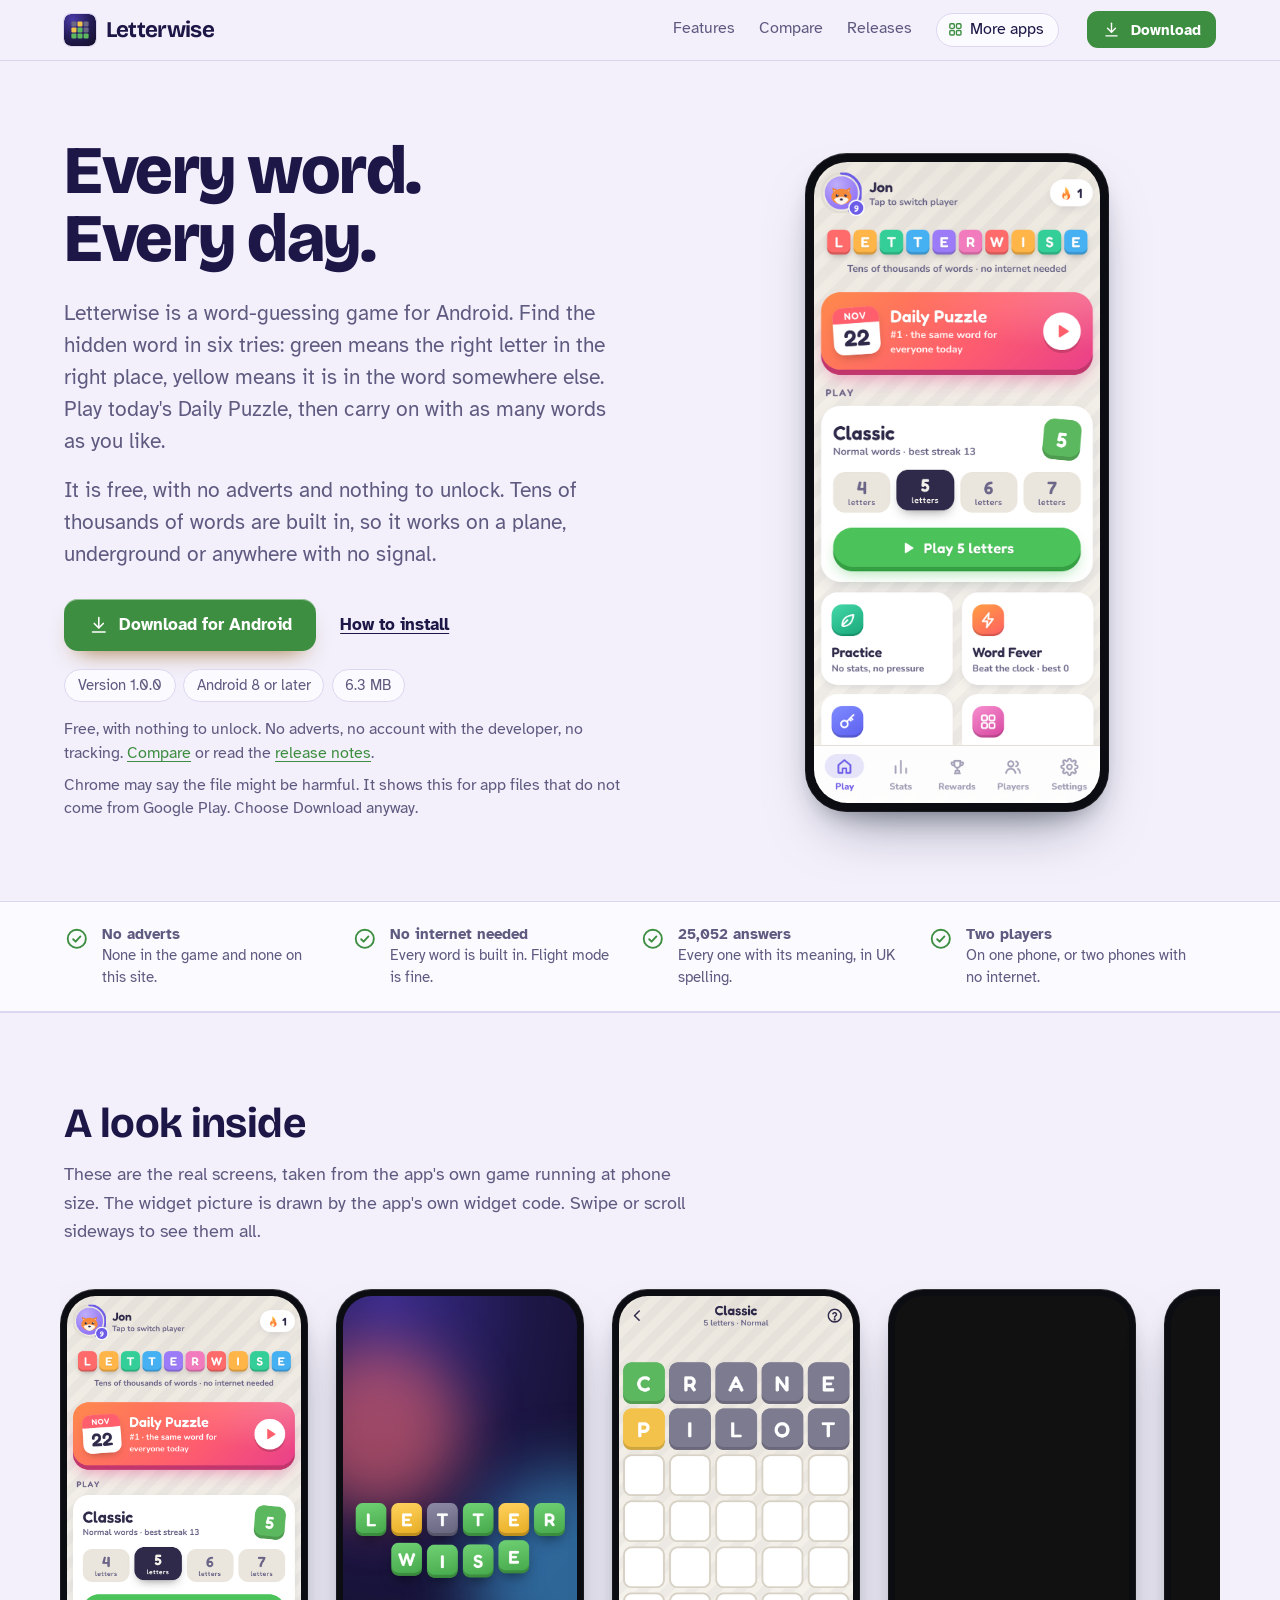
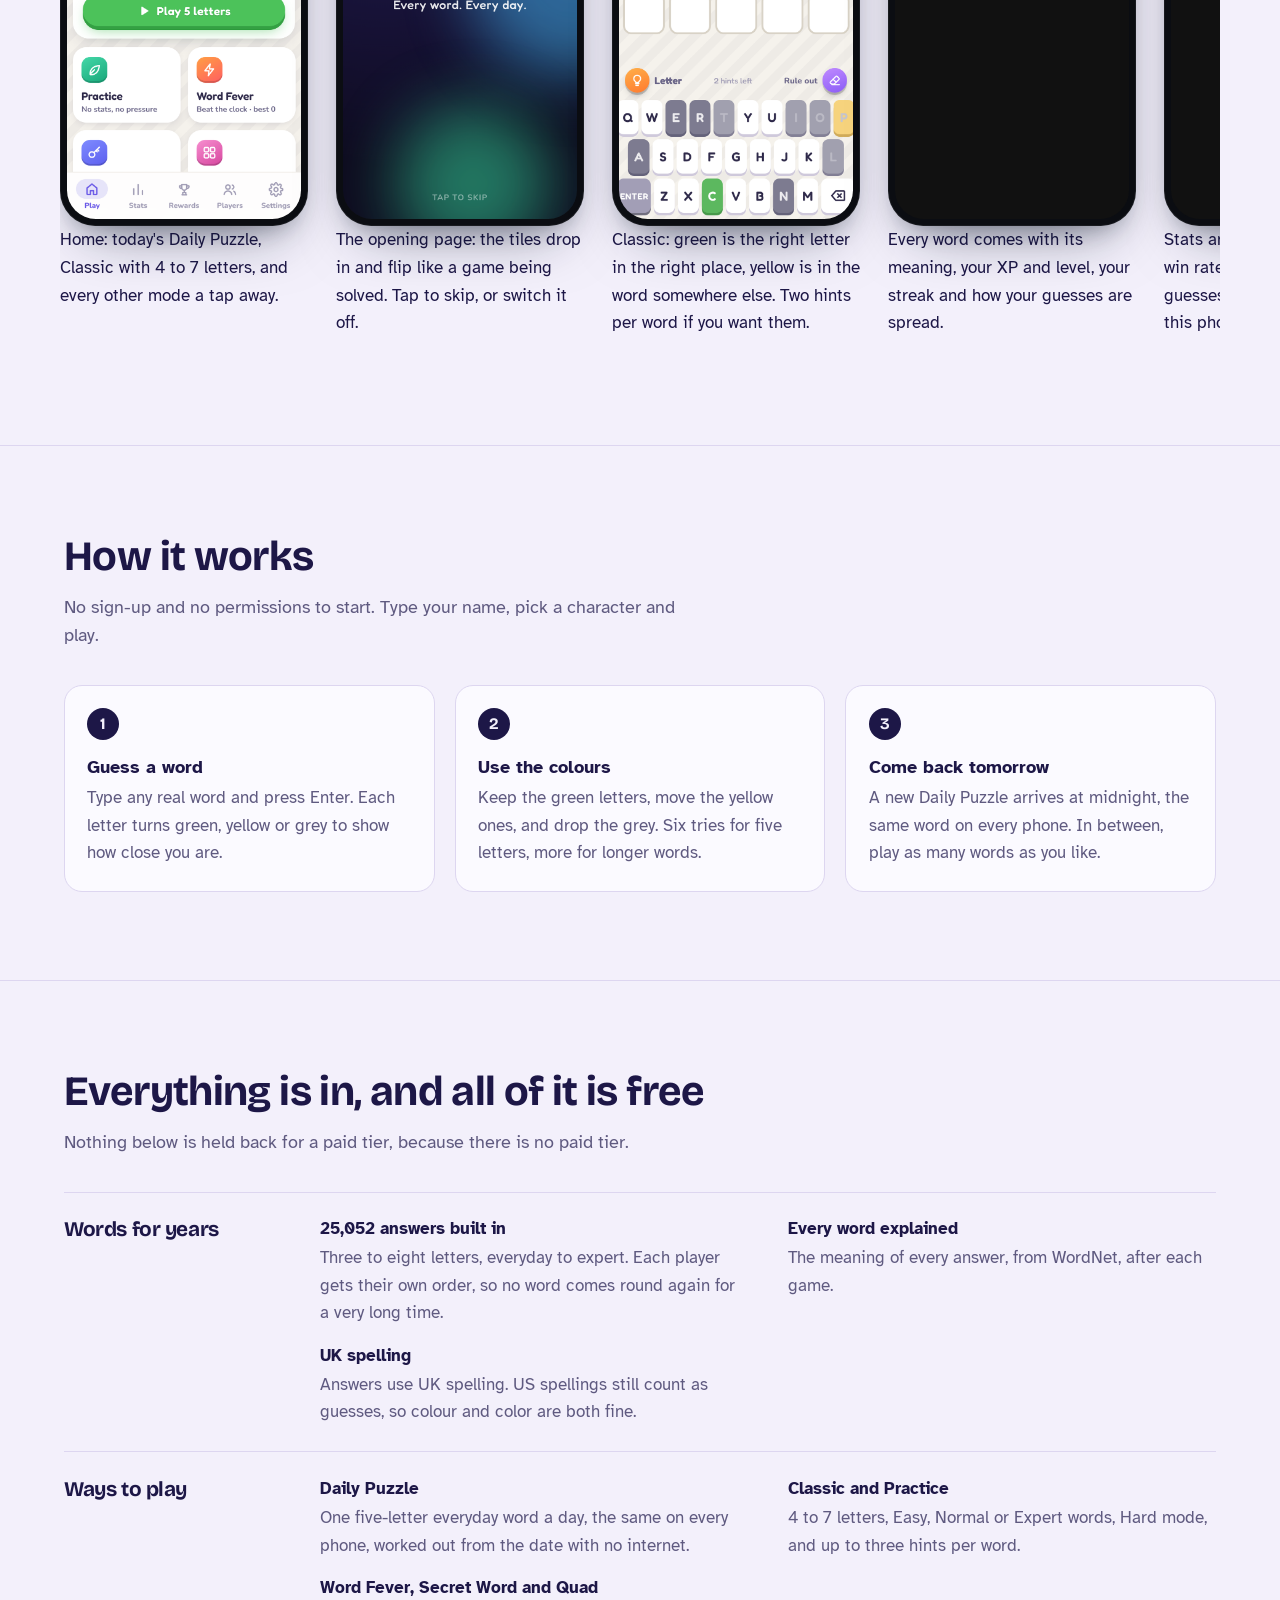
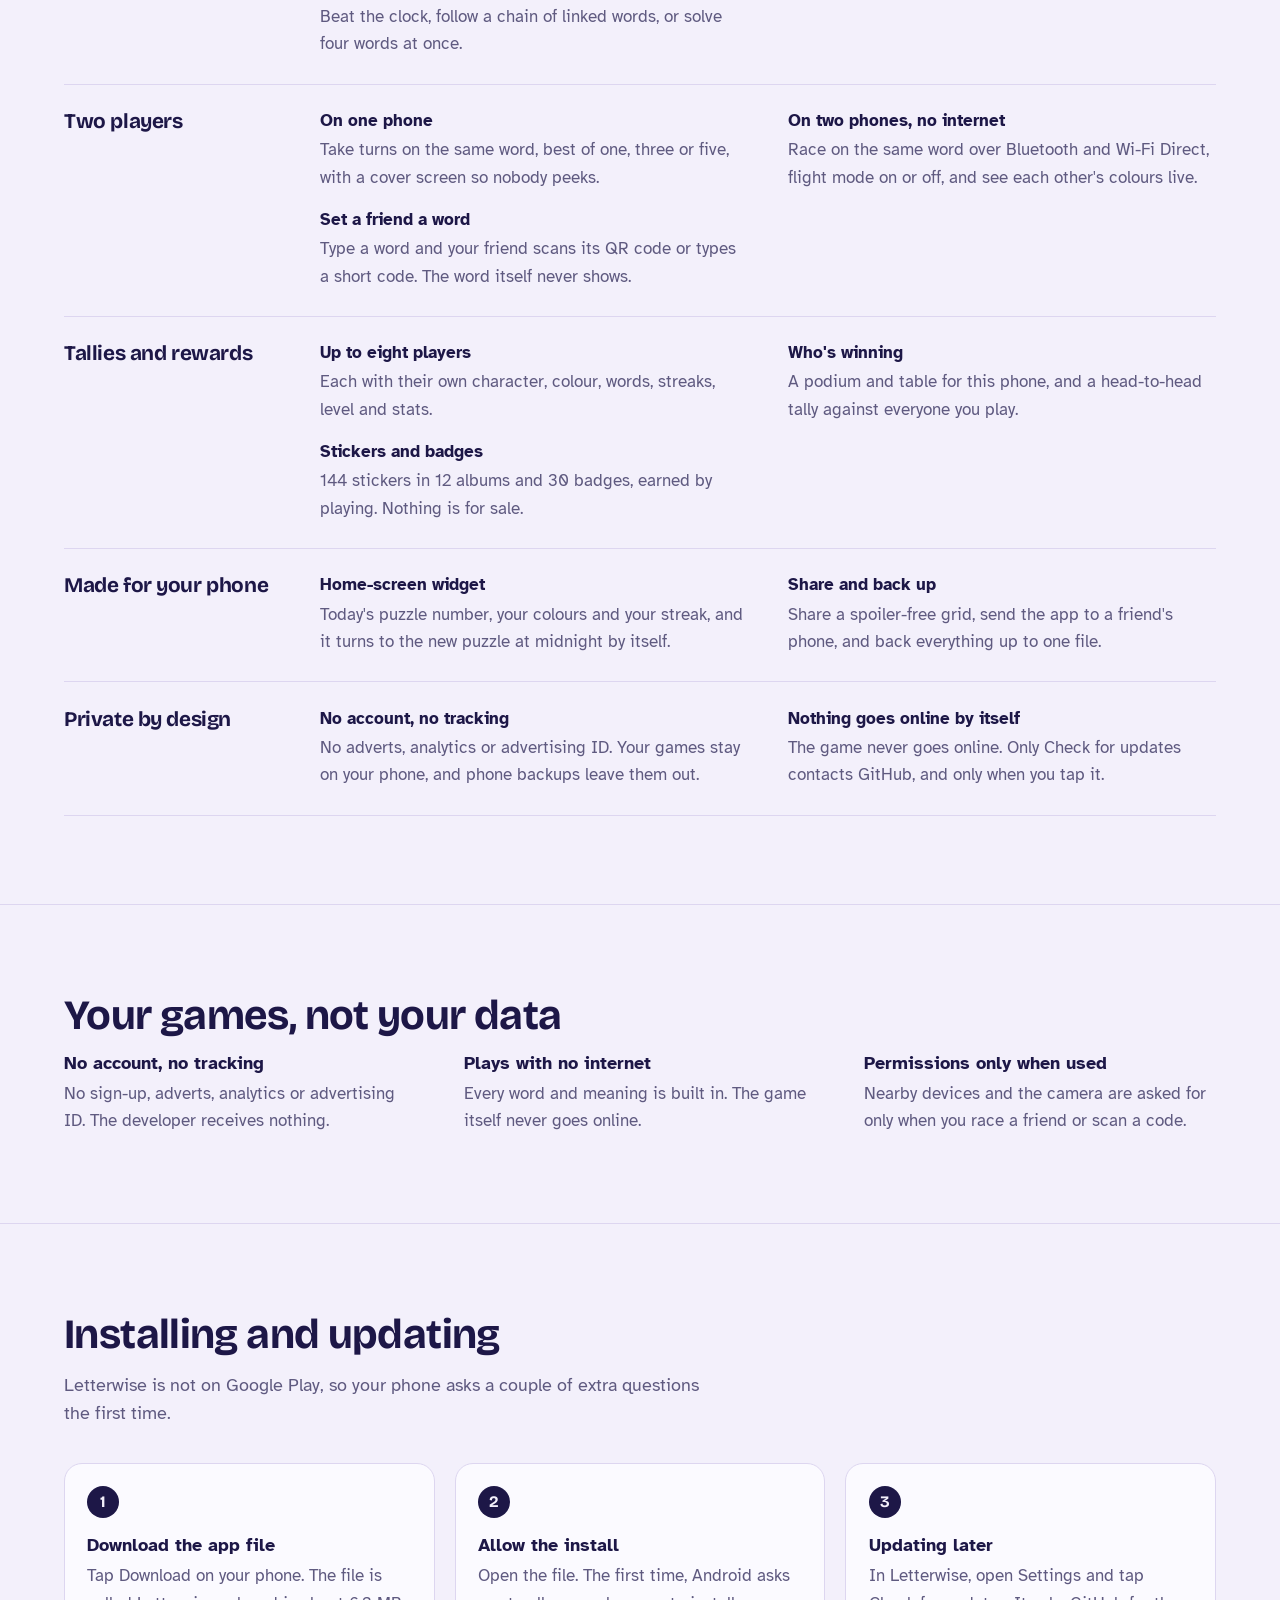
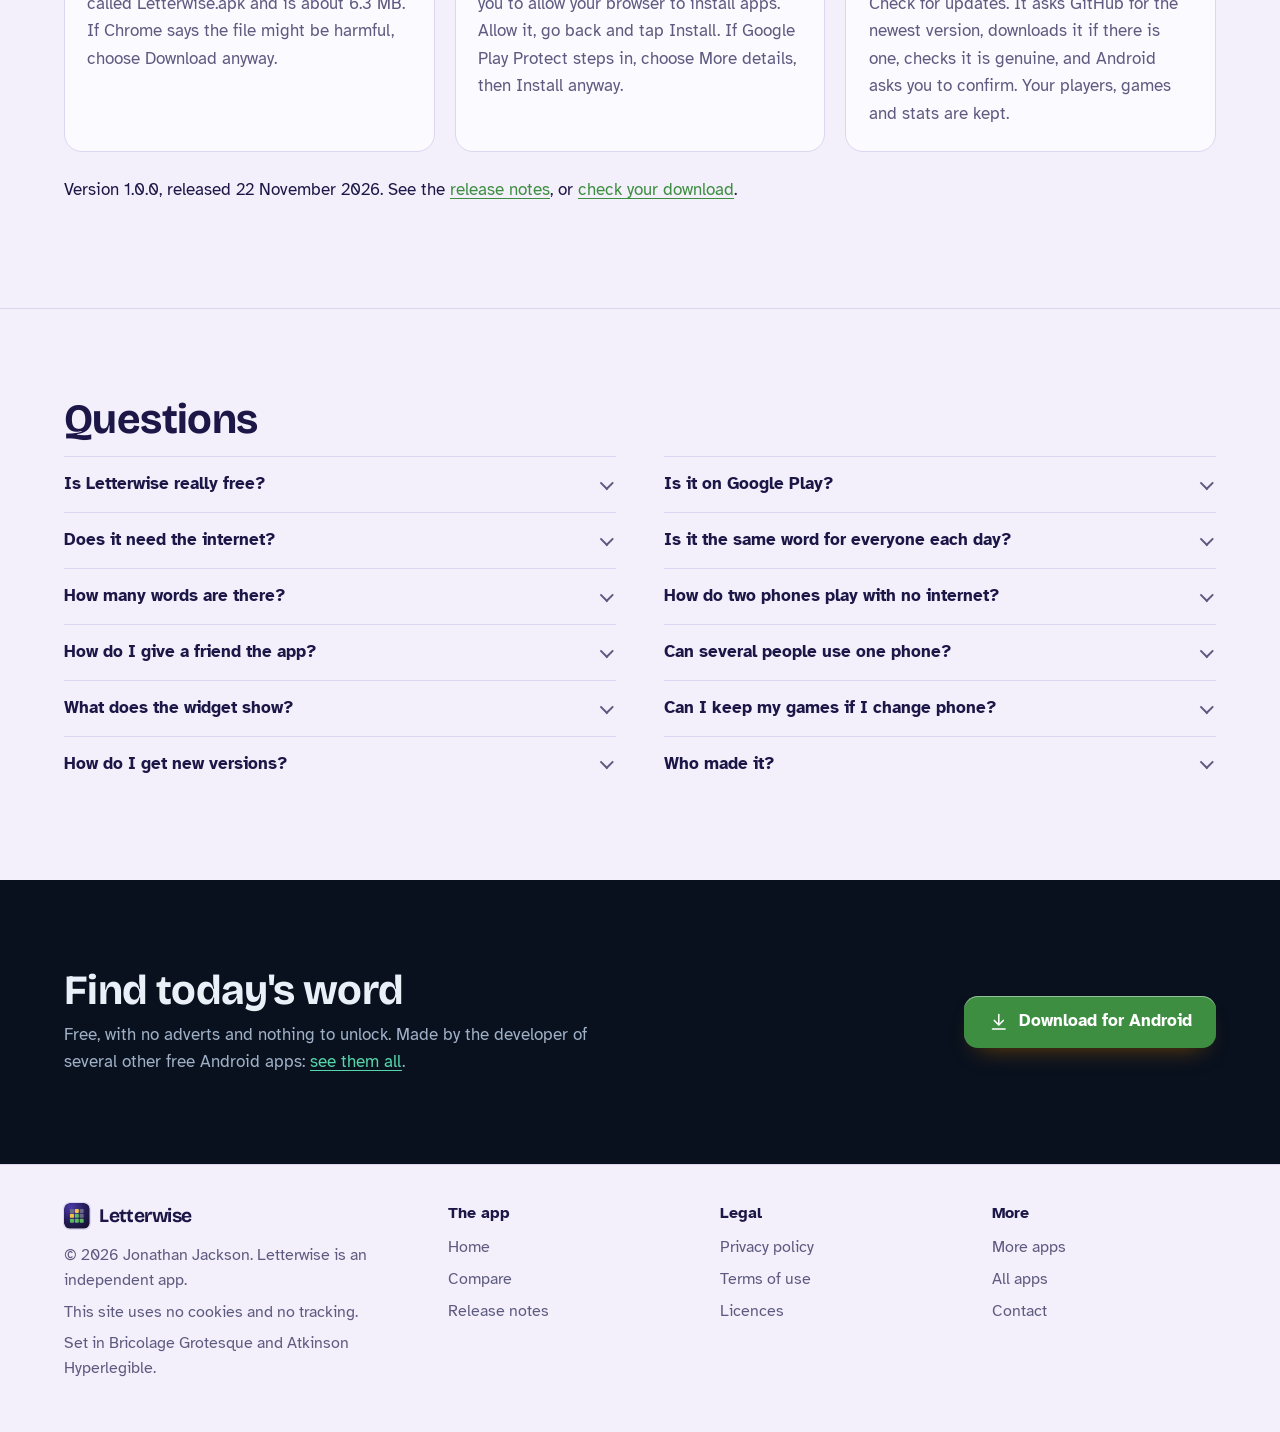
<file: index.html>
<!DOCTYPE html>
<html lang="en-GB">
<head>
<meta charset="utf-8">
<meta name="viewport" content="width=device-width, initial-scale=1">
<title>Letterwise: a free word-guessing game for Android that works with no internet</title>
<meta name="description" content="Letterwise is a free word-guessing game for Android with 25,000 answers built in: a Daily Puzzle, Classic with 4 to 7 letters, Word Fever, Secret Word, Quad, two players on one phone or two, stickers, badges and a home-screen widget. No adverts, no account, no internet needed.">
<meta name="author" content="Jonathan Jackson">
<link rel="canonical" href="https://customgpter.github.io/letterwise/">
<meta name="theme-color" content="#f3f0fb" media="(prefers-color-scheme: light)">
<meta name="theme-color" content="#120e2c" media="(prefers-color-scheme: dark)">
<meta property="og:type" content="website">
<meta property="og:site_name" content="Letterwise">
<meta property="og:title" content="Letterwise: a free word-guessing game for Android that works with no internet">
<meta property="og:description" content="Letterwise is a free word-guessing game for Android with 25,000 answers built in: a Daily Puzzle, Classic with 4 to 7 letters, Word Fever, Secret Word, Quad, two players on one phone or two, stickers, badges and a home-screen widget. No adverts, no account, no internet needed.">
<meta property="og:url" content="https://customgpter.github.io/letterwise/">
<meta property="og:image" content="https://customgpter.github.io/letterwise/assets/og.png">
<meta property="og:image:width" content="1200">
<meta property="og:image:height" content="630">
<meta property="og:image:alt" content="Letterwise&#x27;s home screen: the Daily Puzzle card, Classic with 4 to 7 letters and the other game modes">
<meta property="og:locale" content="en_GB">
<meta name="twitter:card" content="summary_large_image">
<link rel="icon" href="./assets/favicon.svg" type="image/svg+xml">
<link rel="apple-touch-icon" href="./assets/apple-touch-icon.png">
<link rel="preload" href="./assets/fonts/bricolage-grotesque-latin.woff2" as="font" type="font/woff2" crossorigin>
<link rel="preload" href="./assets/fonts/atkinson-hyperlegible-latin-400-normal.woff2" as="font" type="font/woff2" crossorigin>
<link rel="stylesheet" href="./assets/site.css?v=1">
<link rel="stylesheet" href="./assets/house.css?v=1">
<link rel="stylesheet" href="./assets/apps-list.css?v=1">
<script src="./assets/apps-list.js?v=1" defer></script>
<script type="application/ld+json">{"@context":"https://schema.org","@type":"SoftwareApplication","name":"Letterwise","url":"https://customgpter.github.io/letterwise/","description":"Letterwise is a free word-guessing game for Android with 25,000 answers built in: a Daily Puzzle, Classic with 4 to 7 letters, Word Fever, Secret Word, Quad, two players on one phone or two, stickers, badges and a home-screen widget. No adverts, no account, no internet needed.","applicationCategory":"GameApplication","operatingSystem":"Android 8 or later","softwareVersion":"1.0.0","downloadUrl":"https://github.com/CustomGPTer/letterwise/releases/latest/download/Letterwise.apk","releaseNotes":"https://customgpter.github.io/letterwise/releases.html","offers":{"@type":"Offer","price":"0","priceCurrency":"GBP"},"inLanguage":"en-GB","image":"https://customgpter.github.io/letterwise/assets/og.png","featureList":["25,052 answers built in","Every word explained","UK spelling","Daily Puzzle","Classic and Practice","Word Fever, Secret Word and Quad","On one phone","On two phones, no internet","Set a friend a word","Up to eight players","Who's winning","Stickers and badges"],"author":{"@type":"Person","name":"Jonathan Jackson"}}</script>
<script type="application/ld+json">{"@context":"https://schema.org","@type":"FAQPage","mainEntity":[{"@type":"Question","name":"Is Letterwise really free?","acceptedAnswer":{"@type":"Answer","text":"Yes. There is no paid version, no subscription, no coins and no adverts. Every mode, sticker and badge is in the free app."}},{"@type":"Question","name":"Is it on Google Play?","acceptedAnswer":{"@type":"Answer","text":"No. Letterwise is a personal project and is downloaded from this site as an Android app file. It needs Android 8 or later."}},{"@type":"Question","name":"Does it need the internet?","acceptedAnswer":{"@type":"Answer","text":"No. All 25,052 answers, the guess list and every meaning are built into the app, so it plays in flight mode. Only Check for updates goes online, and only when you tap it."}},{"@type":"Question","name":"Is it the same word for everyone each day?","acceptedAnswer":{"@type":"Answer","text":"The Daily Puzzle is the same on every phone running Letterwise, worked out from the date. Puzzle #1 was on 22 November 2026, and a new one arrives at midnight."}},{"@type":"Question","name":"How many words are there?","acceptedAnswer":{"@type":"Answer","text":"25,052 answers from three to eight letters (Classic uses four to seven), in three levels: Easy, Normal and Expert. Many more words are accepted as guesses, in UK and US spelling."}},{"@type":"Question","name":"How do two phones play with no internet?","acceptedAnswer":{"@type":"Answer","text":"Both phones open Two Players and Race on two phones. One starts a game and the other joins it from the list or by scanning its QR code. They talk to each other directly over Bluetooth and Wi-Fi Direct, so it works in flight mode with Bluetooth switched on."}},{"@type":"Question","name":"How do I give a friend the app?","acceptedAnswer":{"@type":"Answer","text":"Open Two Players and Give a friend the app. Send it by Bluetooth or Quick Share, let them download it from your phone over the same Wi-Fi or your hotspot, or show them the QR code for this website."}},{"@type":"Question","name":"Can several people use one phone?","acceptedAnswer":{"@type":"Answer","text":"Yes. Up to eight players, each with their own words, streaks, stats, stickers and badges. Tap your character at the top of Home to switch."}},{"@type":"Question","name":"What does the widget show?","acceptedAnswer":{"@type":"Answer","text":"Today's Daily Puzzle number, whether you have played it, your colours and your streak. It changes to the new puzzle at midnight without opening the app. Tap it to play."}},{"@type":"Question","name":"Can I keep my games if I change phone?","acceptedAnswer":{"@type":"Answer","text":"Yes. Settings, Back up to a file saves everything to one file you can keep, for example in Google Drive. On the new phone, Restore from a file puts it all back."}},{"@type":"Question","name":"How do I get new versions?","acceptedAnswer":{"@type":"Answer","text":"Open Settings and tap Check for updates. Letterwise asks GitHub, downloads the new version if there is one, checks it is Letterwise signed by the same maker, and Android asks you to confirm. Your games are kept."}},{"@type":"Question","name":"Who made it?","acceptedAnswer":{"@type":"Answer","text":"Letterwise is made by Jonathan Jackson, an independent developer in the United Kingdom. It is not connected with any other word game or its owners."}}]}</script>
</head>
<body>
<a class="skip" href="#main">Skip to content</a>
<header class="masthead">
<div class="wrap">
<a class="brand" href="./" aria-label="Letterwise home"><svg viewBox="0 0 108 108" aria-hidden="true"><defs><radialGradient id="lwg" cx="30" cy="18" r="120" gradientUnits="userSpaceOnUse"><stop offset="0" stop-color="#4A3AA6"/><stop offset=".5" stop-color="#241C57"/><stop offset="1" stop-color="#120F24"/></radialGradient></defs><rect width="108" height="108" rx="24" fill="url(#lwg)"/><rect x="25.0" y="25.0" width="17" height="17" rx="3.6" fill="#6C6985"/><rect x="45.5" y="25.0" width="17" height="17" rx="3.6" fill="#F2C24B"/><rect x="66.0" y="25.0" width="17" height="17" rx="3.6" fill="#6C6985"/><rect x="25.0" y="45.5" width="17" height="17" rx="3.6" fill="#F2C24B"/><rect x="45.5" y="45.5" width="17" height="17" rx="3.6" fill="#5CB85F"/><rect x="66.0" y="45.5" width="17" height="17" rx="3.6" fill="#6C6985"/><rect x="25.0" y="66.0" width="17" height="17" rx="3.6" fill="#5CB85F"/><rect x="45.5" y="66.0" width="17" height="17" rx="3.6" fill="#5CB85F"/><rect x="66.0" y="66.0" width="17" height="17" rx="3.6" fill="#5CB85F"/></svg><span>Letterwise</span></a>
<nav aria-label="Main"><ul><li><a href="./#features">Features</a></li><li><a href="./compare.html">Compare</a></li><li><a href="./releases.html">Releases</a></li><li><a class="more-apps" href="./more-apps.html"><svg class="ico" viewBox="0 0 24 24" aria-hidden="true"><rect x="4" y="4" width="6.5" height="6.5" rx="1.6"/><rect x="13.5" y="4" width="6.5" height="6.5" rx="1.6"/><rect x="4" y="13.5" width="6.5" height="6.5" rx="1.6"/><rect x="13.5" y="13.5" width="6.5" height="6.5" rx="1.6"/></svg>More apps</a></li></ul></nav>
<a class="button small" href="https://github.com/CustomGPTer/letterwise/releases/latest/download/Letterwise.apk"><svg class="ico" viewBox="0 0 24 24" aria-hidden="true"><path d="M12 4v11"/><path d="M7 10.5l5 5 5-5"/><path d="M5 20h14"/></svg>Download</a>
</div>
</header>
<main id="main">
<div class="hero">
<div class="wrap hero-grid">
<div class="hero-copy">
<h1>Every word. Every day.</h1>
<p class="lede">Letterwise is a word-guessing game for Android. Find the hidden word in six tries: green means the right letter in the right place, yellow means it is in the word somewhere else. Play today's Daily Puzzle, then carry on with as many words as you like.</p><p class="lede">It is free, with no adverts and nothing to unlock. Tens of thousands of words are built in, so it works on a plane, underground or anywhere with no signal.</p>

<p class="get" id="download"><a class="button" href="https://github.com/CustomGPTer/letterwise/releases/latest/download/Letterwise.apk"><svg class="ico" viewBox="0 0 24 24" aria-hidden="true"><path d="M12 4v11"/><path d="M7 10.5l5 5 5-5"/><path d="M5 20h14"/></svg>Download for Android</a><a class="aside" href="#install">How to install</a></p>
<ul class="pills"><li>Version 1.0.0</li><li>Android 8 or later</li><li>6.3 MB</li></ul>
<p class="facts">Free, with nothing to unlock. No adverts, no account with the developer, no tracking. <a href="compare.html">Compare</a> or read the <a href="releases.html">release notes</a>.</p>
<p class="facts">Chrome may say the file might be harmful. It shows this for app files that do not come from Google Play. Choose Download anyway.</p>
</div>
<div class="hero-phone"><div class="phone"><img src="./assets/screens/home.png" alt="Home: today&#x27;s Daily Puzzle, Classic with 4 to 7 letters, and every other mode a tap away." width="393" height="852" fetchpriority="high"></div></div>
</div>
</div>

<section class="promises" aria-label="In short">
<div class="wrap"><ul><li><svg class="ico" viewBox="0 0 24 24" aria-hidden="true"><circle cx="12" cy="12" r="8.5"/><path d="M8.6 12.4l2.3 2.3 4.5-4.9"/></svg><span><b>No adverts</b><span>None in the game and none on this site.</span></span></li><li><svg class="ico" viewBox="0 0 24 24" aria-hidden="true"><circle cx="12" cy="12" r="8.5"/><path d="M8.6 12.4l2.3 2.3 4.5-4.9"/></svg><span><b>No internet needed</b><span>Every word is built in. Flight mode is fine.</span></span></li><li><svg class="ico" viewBox="0 0 24 24" aria-hidden="true"><circle cx="12" cy="12" r="8.5"/><path d="M8.6 12.4l2.3 2.3 4.5-4.9"/></svg><span><b>25,052 answers</b><span>Every one with its meaning, in UK spelling.</span></span></li><li><svg class="ico" viewBox="0 0 24 24" aria-hidden="true"><circle cx="12" cy="12" r="8.5"/><path d="M8.6 12.4l2.3 2.3 4.5-4.9"/></svg><span><b>Two players</b><span>On one phone, or two phones with no internet.</span></span></li></ul></div>
</section>

<section id="screens" aria-labelledby="screens-h">
<div class="wrap">
<h2 id="screens-h">A look inside</h2>
<p class="intro">These are the real screens, taken from the app&#x27;s own game running at phone size. The widget picture is drawn by the app&#x27;s own widget code. Swipe or scroll sideways to see them all.</p>
<div class="gallery" tabindex="0" role="region" aria-label="Screens from Letterwise"><figure class="shot"><div class="phone"><img src="./assets/screens/home.png" alt="Home: today&#x27;s Daily Puzzle, Classic with 4 to 7 letters, and every other mode a tap away." width="393" height="852" loading="eager" decoding="async"></div><figcaption>Home: today&#x27;s Daily Puzzle, Classic with 4 to 7 letters, and every other mode a tap away.</figcaption></figure><figure class="shot"><div class="phone"><img src="./assets/screens/intro.png" alt="The opening page: the tiles drop in and flip like a game being solved. Tap to skip, or switch it off." width="393" height="852" loading="eager" decoding="async"></div><figcaption>The opening page: the tiles drop in and flip like a game being solved. Tap to skip, or switch it off.</figcaption></figure><figure class="shot"><div class="phone"><img src="./assets/screens/game.png" alt="Classic: green is the right letter in the right place, yellow is in the word somewhere else. Two hints per word if you want them." width="393" height="852" loading="eager" decoding="async"></div><figcaption>Classic: green is the right letter in the right place, yellow is in the word somewhere else. Two hints per word if you want them.</figcaption></figure><figure class="shot"><div class="phone"><img src="./assets/screens/result.png" alt="Every word comes with its meaning, your XP and level, your streak and how your guesses are spread." width="393" height="852" loading="eager" decoding="async"></div><figcaption>Every word comes with its meaning, your XP and level, your streak and how your guesses are spread.</figcaption></figure><figure class="shot"><div class="phone"><img src="./assets/screens/stats.png" alt="Stats and tallies for each player: win rate, streaks, average guesses and who is winning on this phone." width="393" height="852" loading="eager" decoding="async"></div><figcaption>Stats and tallies for each player: win rate, streaks, average guesses and who is winning on this phone.</figcaption></figure><figure class="shot"><div class="phone"><img src="./assets/screens/fever.png" alt="Word Fever: make a word from every letter in the ring before the clock runs out. Each word scores and starts a faster clock." width="393" height="852" loading="eager" decoding="async"></div><figcaption>Word Fever: make a word from every letter in the ring before the clock runs out. Each word scores and starts a faster clock.</figcaption></figure><figure class="shot"><div class="phone"><img src="./assets/screens/secret.png" alt="Secret Word: each answer is linked by meaning to the one before. Three lives." width="393" height="852" loading="eager" decoding="async"></div><figcaption>Secret Word: each answer is linked by meaning to the one before. Three lives.</figcaption></figure><figure class="shot"><div class="phone"><img src="./assets/screens/quad.png" alt="Quad: four words at once, nine guesses, one keyboard." width="393" height="852" loading="eager" decoding="async"></div><figcaption>Quad: four words at once, nine guesses, one keyboard.</figcaption></figure><figure class="shot"><div class="phone"><img src="./assets/screens/rewards.png" alt="144 stickers in 12 albums and 30 badges, earned by playing. Nothing to buy." width="393" height="852" loading="eager" decoding="async"></div><figcaption>144 stickers in 12 albums and 30 badges, earned by playing. Nothing to buy.</figcaption></figure><figure class="shot"><div class="phone"><img src="./assets/screens/two-players.png" alt="Two Players: pass the phone, race on two phones, or set a friend a word." width="393" height="852" loading="eager" decoding="async"></div><figcaption>Two Players: pass the phone, race on two phones, or set a friend a word.</figcaption></figure><figure class="shot"><div class="phone"><img src="./assets/screens/match.png" alt="Head to head: rounds, a winner, and a tally against every person you play." width="393" height="852" loading="eager" decoding="async"></div><figcaption>Head to head: rounds, a winner, and a tally against every person you play.</figcaption></figure><figure class="shot"><div class="phone"><img src="./assets/screens/set-word.png" alt="Set a word: your friend scans the code or types it in. The word itself never shows." width="393" height="852" loading="eager" decoding="async"></div><figcaption>Set a word: your friend scans the code or types it in. The word itself never shows.</figcaption></figure><figure class="shot"><div class="phone"><img src="./assets/screens/widget.png" alt="The home-screen widget: today&#x27;s puzzle number, your colours and your streak, without opening the app." width="393" height="852" loading="eager" decoding="async"></div><figcaption>The home-screen widget: today&#x27;s puzzle number, your colours and your streak, without opening the app.</figcaption></figure><figure class="shot"><div class="phone"><img src="./assets/screens/home-dark.png" alt="The dark theme. There is also a colour-blind palette and high contrast." width="393" height="852" loading="eager" decoding="async"></div><figcaption>The dark theme. There is also a colour-blind palette and high contrast.</figcaption></figure></div>
</div>
</section>

<section id="how" aria-labelledby="how-h">
<div class="wrap">
<h2 id="how-h">How it works</h2>
<p class="intro">No sign-up and no permissions to start. Type your name, pick a character and play.</p>
<ol class="steps"><li><h3>Guess a word</h3><p>Type any real word and press Enter. Each letter turns green, yellow or grey to show how close you are.</p></li><li><h3>Use the colours</h3><p>Keep the green letters, move the yellow ones, and drop the grey. Six tries for five letters, more for longer words.</p></li><li><h3>Come back tomorrow</h3><p>A new Daily Puzzle arrives at midnight, the same word on every phone. In between, play as many words as you like.</p></li></ol>
</div>
</section>

<section id="features" aria-labelledby="features-h">
<div class="wrap">
<h2 id="features-h">Everything is in, and all of it is free</h2>
<p class="intro">Nothing below is held back for a paid tier, because there is no paid tier.</p>
<div class="groups"><div class="group"><h3>Words for years</h3><dl><div><dt>25,052 answers built in</dt><dd>Three to eight letters, everyday to expert. Each player gets their own order, so no word comes round again for a very long time.</dd></div><div><dt>Every word explained</dt><dd>The meaning of every answer, from WordNet, after each game.</dd></div><div><dt>UK spelling</dt><dd>Answers use UK spelling. US spellings still count as guesses, so colour and color are both fine.</dd></div></dl></div><div class="group"><h3>Ways to play</h3><dl><div><dt>Daily Puzzle</dt><dd>One five-letter everyday word a day, the same on every phone, worked out from the date with no internet.</dd></div><div><dt>Classic and Practice</dt><dd>4 to 7 letters, Easy, Normal or Expert words, Hard mode, and up to three hints per word.</dd></div><div><dt>Word Fever, Secret Word and Quad</dt><dd>Beat the clock, follow a chain of linked words, or solve four words at once.</dd></div></dl></div><div class="group"><h3>Two players</h3><dl><div><dt>On one phone</dt><dd>Take turns on the same word, best of one, three or five, with a cover screen so nobody peeks.</dd></div><div><dt>On two phones, no internet</dt><dd>Race on the same word over Bluetooth and Wi-Fi Direct, flight mode on or off, and see each other's colours live.</dd></div><div><dt>Set a friend a word</dt><dd>Type a word and your friend scans its QR code or types a short code. The word itself never shows.</dd></div></dl></div><div class="group"><h3>Tallies and rewards</h3><dl><div><dt>Up to eight players</dt><dd>Each with their own character, colour, words, streaks, level and stats.</dd></div><div><dt>Who&#x27;s winning</dt><dd>A podium and table for this phone, and a head-to-head tally against everyone you play.</dd></div><div><dt>Stickers and badges</dt><dd>144 stickers in 12 albums and 30 badges, earned by playing. Nothing is for sale.</dd></div></dl></div><div class="group"><h3>Made for your phone</h3><dl><div><dt>Home-screen widget</dt><dd>Today's puzzle number, your colours and your streak, and it turns to the new puzzle at midnight by itself.</dd></div><div><dt>Share and back up</dt><dd>Share a spoiler-free grid, send the app to a friend's phone, and back everything up to one file.</dd></div></dl></div><div class="group"><h3>Private by design</h3><dl><div><dt>No account, no tracking</dt><dd>No adverts, analytics or advertising ID. Your games stay on your phone, and phone backups leave them out.</dd></div><div><dt>Nothing goes online by itself</dt><dd>The game never goes online. Only Check for updates contacts GitHub, and only when you tap it.</dd></div></dl></div></div>
</div>
</section>

<section id="privacy" aria-labelledby="privacy-h">
<div class="wrap">
<h2 id="privacy-h">Your games, not your data</h2>
<ul class="plain"><li><h3>No account, no tracking</h3><p>No sign-up, adverts, analytics or advertising ID. The developer receives nothing.</p></li><li><h3>Plays with no internet</h3><p>Every word and meaning is built in. The game itself never goes online.</p></li><li><h3>Permissions only when used</h3><p>Nearby devices and the camera are asked for only when you race a friend or scan a code.</p></li></ul>
</div>
</section>

<section id="install" aria-labelledby="install-h">
<div class="wrap">
<h2 id="install-h">Installing and updating</h2>
<p class="intro">Letterwise is not on Google Play, so your phone asks a couple of extra questions the first time.</p>
<ol class="steps"><li><h3>Download the app file</h3><p>Tap Download on your phone. The file is called Letterwise.apk and is about 6.3 MB. If Chrome says the file might be harmful, choose Download anyway.</p></li><li><h3>Allow the install</h3><p>Open the file. The first time, Android asks you to allow your browser to install apps. Allow it, go back and tap Install. If Google Play Protect steps in, choose More details, then Install anyway.</p></li><li><h3>Updating later</h3><p>In Letterwise, open Settings and tap Check for updates. It asks GitHub for the newest version, downloads it if there is one, checks it is genuine, and Android asks you to confirm. Your players, games and stats are kept.</p></li></ol>
<p class="after-table">Version 1.0.0, released 22 November 2026. See the <a href="releases.html">release notes</a>, or <a href="releases.html#checking">check your download</a>.</p>
</div>
</section>

<section id="questions" aria-labelledby="questions-h">
<div class="wrap">
<h2 id="questions-h">Questions</h2>
<div class="faq"><details><summary>Is Letterwise really free?</summary><p>Yes. There is no paid version, no subscription, no coins and no adverts. Every mode, sticker and badge is in the free app.</p></details><details><summary>Is it on Google Play?</summary><p>No. Letterwise is a personal project and is downloaded from this site as an Android app file. It needs Android 8 or later.</p></details><details><summary>Does it need the internet?</summary><p>No. All 25,052 answers, the guess list and every meaning are built into the app, so it plays in flight mode. Only Check for updates goes online, and only when you tap it.</p></details><details><summary>Is it the same word for everyone each day?</summary><p>The Daily Puzzle is the same on every phone running Letterwise, worked out from the date. Puzzle #1 was on 22 November 2026, and a new one arrives at midnight.</p></details><details><summary>How many words are there?</summary><p>25,052 answers from three to eight letters (Classic uses four to seven), in three levels: Easy, Normal and Expert. Many more words are accepted as guesses, in UK and US spelling.</p></details><details><summary>How do two phones play with no internet?</summary><p>Both phones open Two Players and Race on two phones. One starts a game and the other joins it from the list or by scanning its QR code. They talk to each other directly over Bluetooth and Wi-Fi Direct, so it works in flight mode with Bluetooth switched on.</p></details><details><summary>How do I give a friend the app?</summary><p>Open Two Players and Give a friend the app. Send it by Bluetooth or Quick Share, let them download it from your phone over the same Wi-Fi or your hotspot, or show them the QR code for this website.</p></details><details><summary>Can several people use one phone?</summary><p>Yes. Up to eight players, each with their own words, streaks, stats, stickers and badges. Tap your character at the top of Home to switch.</p></details><details><summary>What does the widget show?</summary><p>Today's Daily Puzzle number, whether you have played it, your colours and your streak. It changes to the new puzzle at midnight without opening the app. Tap it to play.</p></details><details><summary>Can I keep my games if I change phone?</summary><p>Yes. Settings, Back up to a file saves everything to one file you can keep, for example in Google Drive. On the new phone, Restore from a file puts it all back.</p></details><details><summary>How do I get new versions?</summary><p>Open Settings and tap Check for updates. Letterwise asks GitHub, downloads the new version if there is one, checks it is Letterwise signed by the same maker, and Android asks you to confirm. Your games are kept.</p></details><details><summary>Who made it?</summary><p>Letterwise is made by Jonathan Jackson, an independent developer in the United Kingdom. It is not connected with any other word game or its owners.</p></details></div>
</div>
</section>

<section class="closing" aria-labelledby="closing-h">
<div class="wrap">
<div><h2 id="closing-h">Find today&#x27;s word</h2><p>Free, with no adverts and nothing to unlock. Made by the developer of several other free Android apps: <a href="more-apps.html">see them all</a>.</p></div>
<a class="button" href="https://github.com/CustomGPTer/letterwise/releases/latest/download/Letterwise.apk"><svg class="ico" viewBox="0 0 24 24" aria-hidden="true"><path d="M12 4v11"/><path d="M7 10.5l5 5 5-5"/><path d="M5 20h14"/></svg>Download for Android</a>
</div>
</section>
</main>
<footer class="colophon">
<div class="wrap">
<div>
<a class="brand" href="./" aria-label="Letterwise home"><svg viewBox="0 0 108 108" aria-hidden="true"><defs><radialGradient id="lwg" cx="30" cy="18" r="120" gradientUnits="userSpaceOnUse"><stop offset="0" stop-color="#4A3AA6"/><stop offset=".5" stop-color="#241C57"/><stop offset="1" stop-color="#120F24"/></radialGradient></defs><rect width="108" height="108" rx="24" fill="url(#lwg)"/><rect x="25.0" y="25.0" width="17" height="17" rx="3.6" fill="#6C6985"/><rect x="45.5" y="25.0" width="17" height="17" rx="3.6" fill="#F2C24B"/><rect x="66.0" y="25.0" width="17" height="17" rx="3.6" fill="#6C6985"/><rect x="25.0" y="45.5" width="17" height="17" rx="3.6" fill="#F2C24B"/><rect x="45.5" y="45.5" width="17" height="17" rx="3.6" fill="#5CB85F"/><rect x="66.0" y="45.5" width="17" height="17" rx="3.6" fill="#6C6985"/><rect x="25.0" y="66.0" width="17" height="17" rx="3.6" fill="#5CB85F"/><rect x="45.5" y="66.0" width="17" height="17" rx="3.6" fill="#5CB85F"/><rect x="66.0" y="66.0" width="17" height="17" rx="3.6" fill="#5CB85F"/></svg><span>Letterwise</span></a>
<p>&copy; 2026 Jonathan Jackson. Letterwise is an independent app.</p>
<p>This site uses no cookies and no tracking.</p>
<p>Set in Bricolage Grotesque and Atkinson Hyperlegible.</p>
</div>
<nav aria-label="The app"><h2>The app</h2><ul>
<li><a href="./">Home</a></li>
<li><a href="./compare.html">Compare</a></li>
<li><a href="./releases.html">Release notes</a></li>

</ul></nav>
<nav aria-label="Legal"><h2>Legal</h2><ul>
<li><a href="./privacy.html">Privacy policy</a></li>
<li><a href="./terms.html">Terms of use</a></li>
<li><a href="./licences.html">Licences</a></li>
</ul></nav>
<nav aria-label="More"><h2>More</h2><ul>
<li><a href="./more-apps.html">More apps</a></li>
<li><a href="https://customgpter.github.io/">All apps</a></li>
<li><a href="https://github.com/CustomGPTer/letterwise/issues">Contact</a></li>
</ul></nav>
</div>
</footer>
</body>
</html>
</file>
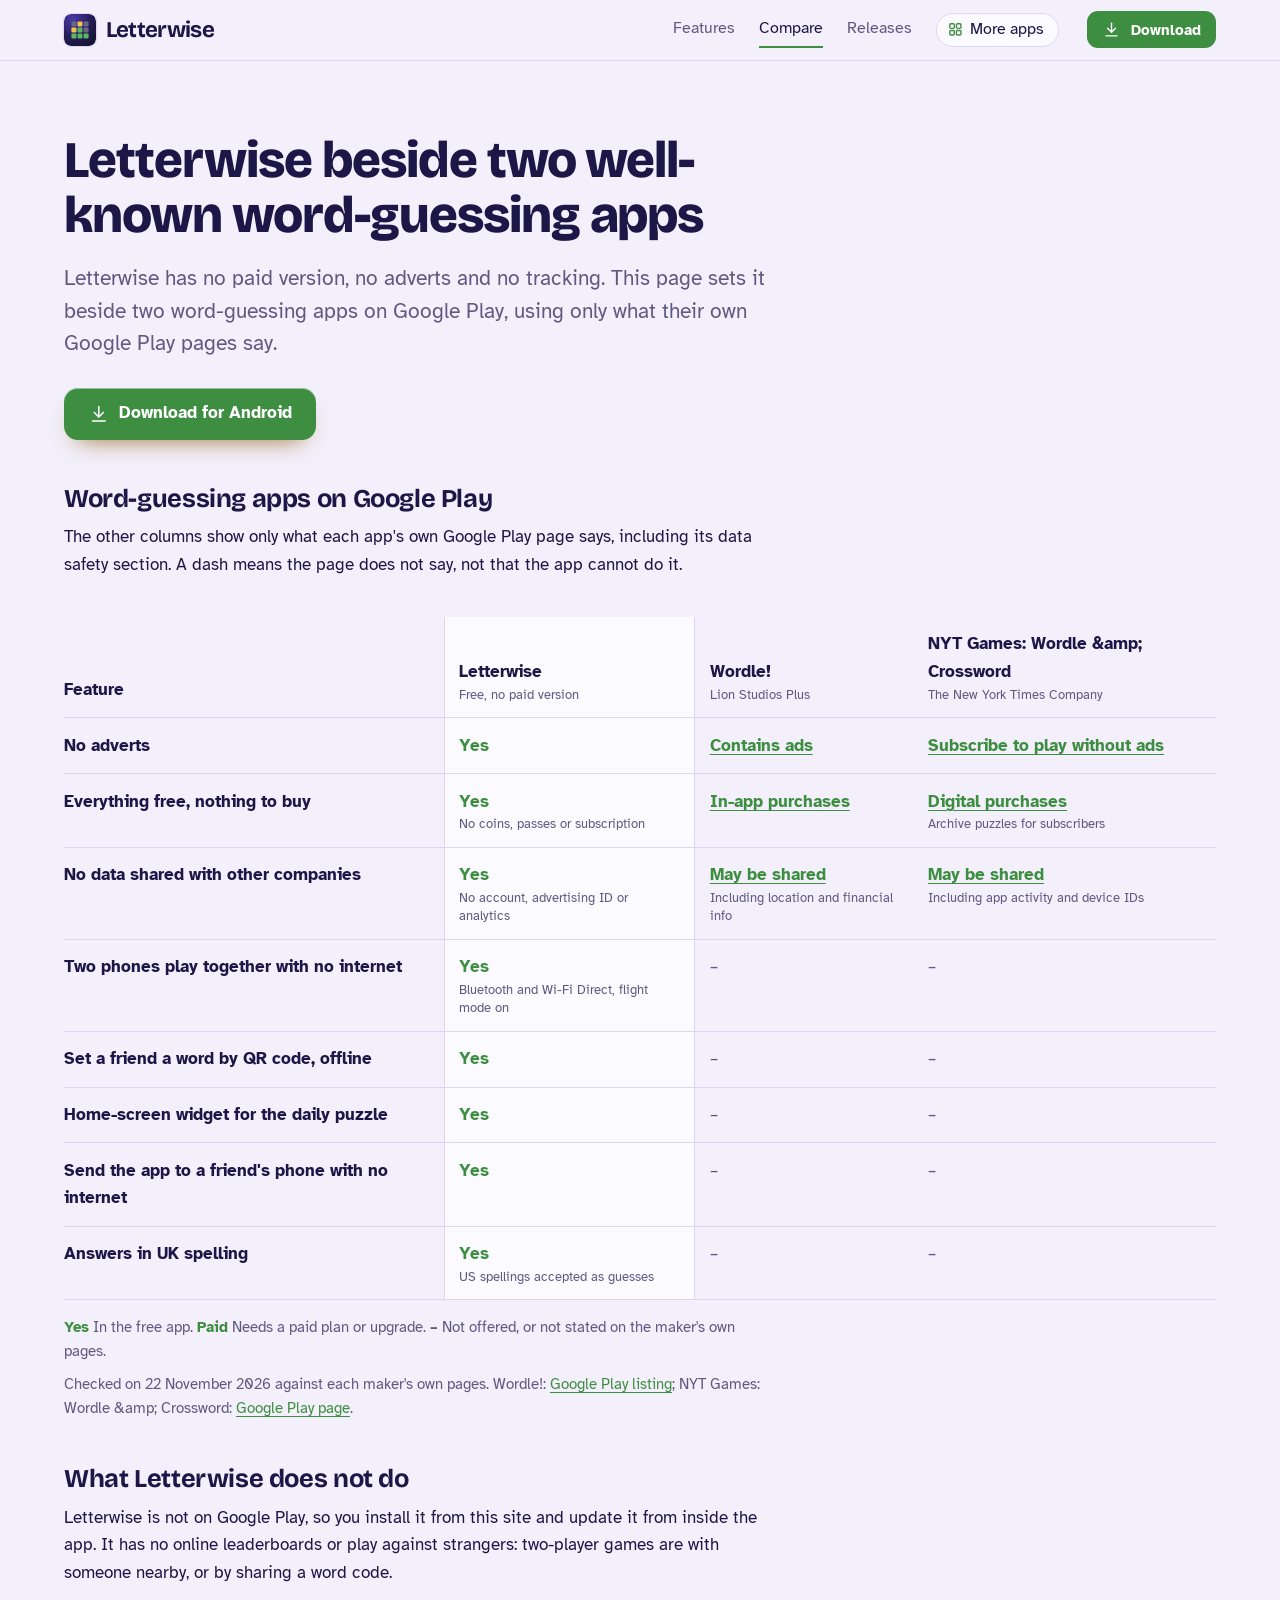
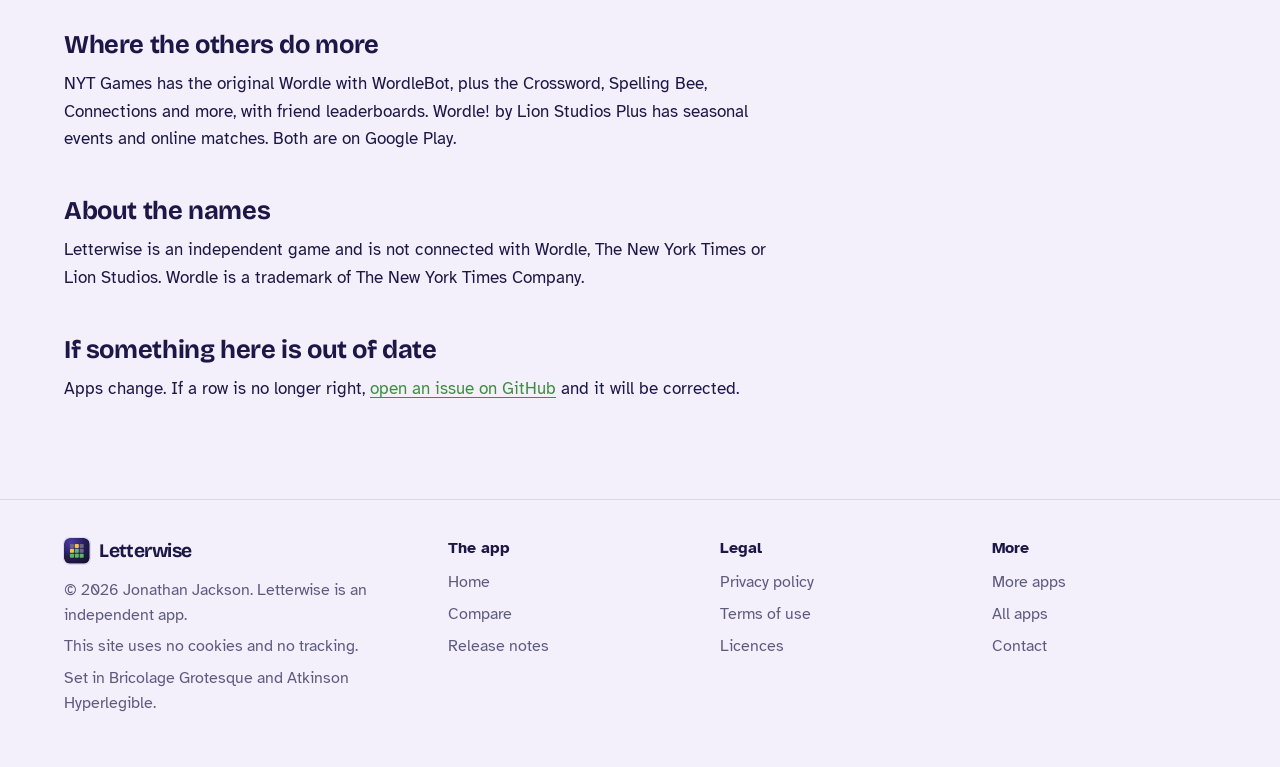
<file: compare.html>
<!DOCTYPE html>
<html lang="en-GB">
<head>
<meta charset="utf-8">
<meta name="viewport" content="width=device-width, initial-scale=1">
<title>Letterwise compared with other word-guessing games</title>
<meta name="description" content="How Letterwise compares with Wordle! by Lion Studios Plus and NYT Games, row by row, with each claim linked to the app&#x27;s own Google Play page.">
<meta name="author" content="Jonathan Jackson">
<link rel="canonical" href="https://customgpter.github.io/letterwise/compare.html">
<meta name="theme-color" content="#f3f0fb" media="(prefers-color-scheme: light)">
<meta name="theme-color" content="#120e2c" media="(prefers-color-scheme: dark)">
<meta property="og:type" content="website">
<meta property="og:site_name" content="Letterwise">
<meta property="og:title" content="Letterwise compared with other word-guessing games">
<meta property="og:description" content="How Letterwise compares with Wordle! by Lion Studios Plus and NYT Games, row by row, with each claim linked to the app&#x27;s own Google Play page.">
<meta property="og:url" content="https://customgpter.github.io/letterwise/compare.html">
<meta property="og:image" content="https://customgpter.github.io/letterwise/assets/og.png">
<meta property="og:image:width" content="1200">
<meta property="og:image:height" content="630">
<meta property="og:image:alt" content="Letterwise&#x27;s home screen: the Daily Puzzle card, Classic with 4 to 7 letters and the other game modes">
<meta property="og:locale" content="en_GB">
<meta name="twitter:card" content="summary_large_image">
<link rel="icon" href="./assets/favicon.svg" type="image/svg+xml">
<link rel="apple-touch-icon" href="./assets/apple-touch-icon.png">
<link rel="preload" href="./assets/fonts/bricolage-grotesque-latin.woff2" as="font" type="font/woff2" crossorigin>
<link rel="preload" href="./assets/fonts/atkinson-hyperlegible-latin-400-normal.woff2" as="font" type="font/woff2" crossorigin>
<link rel="stylesheet" href="./assets/site.css?v=1">
<link rel="stylesheet" href="./assets/house.css?v=1">
<link rel="stylesheet" href="./assets/apps-list.css?v=1">
<script src="./assets/apps-list.js?v=1" defer></script>
</head>
<body>
<a class="skip" href="#main">Skip to content</a>
<header class="masthead">
<div class="wrap">
<a class="brand" href="./" aria-label="Letterwise home"><svg viewBox="0 0 108 108" aria-hidden="true"><defs><radialGradient id="lwg" cx="30" cy="18" r="120" gradientUnits="userSpaceOnUse"><stop offset="0" stop-color="#4A3AA6"/><stop offset=".5" stop-color="#241C57"/><stop offset="1" stop-color="#120F24"/></radialGradient></defs><rect width="108" height="108" rx="24" fill="url(#lwg)"/><rect x="25.0" y="25.0" width="17" height="17" rx="3.6" fill="#6C6985"/><rect x="45.5" y="25.0" width="17" height="17" rx="3.6" fill="#F2C24B"/><rect x="66.0" y="25.0" width="17" height="17" rx="3.6" fill="#6C6985"/><rect x="25.0" y="45.5" width="17" height="17" rx="3.6" fill="#F2C24B"/><rect x="45.5" y="45.5" width="17" height="17" rx="3.6" fill="#5CB85F"/><rect x="66.0" y="45.5" width="17" height="17" rx="3.6" fill="#6C6985"/><rect x="25.0" y="66.0" width="17" height="17" rx="3.6" fill="#5CB85F"/><rect x="45.5" y="66.0" width="17" height="17" rx="3.6" fill="#5CB85F"/><rect x="66.0" y="66.0" width="17" height="17" rx="3.6" fill="#5CB85F"/></svg><span>Letterwise</span></a>
<nav aria-label="Main"><ul><li><a href="./#features">Features</a></li><li><a href="./compare.html" aria-current="page">Compare</a></li><li><a href="./releases.html">Releases</a></li><li><a class="more-apps" href="./more-apps.html"><svg class="ico" viewBox="0 0 24 24" aria-hidden="true"><rect x="4" y="4" width="6.5" height="6.5" rx="1.6"/><rect x="13.5" y="4" width="6.5" height="6.5" rx="1.6"/><rect x="4" y="13.5" width="6.5" height="6.5" rx="1.6"/><rect x="13.5" y="13.5" width="6.5" height="6.5" rx="1.6"/></svg>More apps</a></li></ul></nav>
<a class="button small" href="https://github.com/CustomGPTer/letterwise/releases/latest/download/Letterwise.apk"><svg class="ico" viewBox="0 0 24 24" aria-hidden="true"><path d="M12 4v11"/><path d="M7 10.5l5 5 5-5"/><path d="M5 20h14"/></svg>Download</a>
</div>
</header>
<main id="main" class="doc">
<div class="wrap">
<div class="measure">
<h1>Letterwise beside two well-known word-guessing apps</h1>
<p class="lede">Letterwise has no paid version, no adverts and no tracking. This page sets it beside two word-guessing apps on Google Play, using only what their own Google Play pages say.</p>
<p class="get"><a class="button" href="https://github.com/CustomGPTer/letterwise/releases/latest/download/Letterwise.apk"><svg class="ico" viewBox="0 0 24 24" aria-hidden="true"><path d="M12 4v11"/><path d="M7 10.5l5 5 5-5"/><path d="M5 20h14"/></svg>Download for Android</a></p>
<h2 id="table">Word-guessing apps on Google Play</h2>
<p>The other columns show only what each app's own Google Play page says, including its data safety section. A dash means the page does not say, not that the app cannot do it.</p>
</div>
<div class="scroll">
<table class="cmp">
<thead><tr><th scope="col">Feature</th><th scope="col" class="ours">Letterwise<small>Free, no paid version</small></th><th scope="col">Wordle!<small>Lion Studios Plus</small></th><th scope="col">NYT Games: Wordle &amp;amp; Crossword<small>The New York Times Company</small></th></tr></thead>
<tbody>
<tr><th scope="row">No adverts</th><td class="yes ours"><span class="app">Letterwise</span><span class="v">Yes</span></td><td class="pay"><span class="app">Wordle!</span><span class="v"><a href="https://play.google.com/store/apps/details?id=com.vottzapps.wordle&hl=en_US">Contains ads</a></span></td><td class="pay"><span class="app">NYT Games: Wordle &amp;amp; Crossword</span><span class="v"><a href="https://play.google.com/store/apps/eventdetails/4828736978821595654">Subscribe to play without ads</a></span></td></tr>
<tr><th scope="row">Everything free, nothing to buy</th><td class="yes ours"><span class="app">Letterwise</span><span class="v">Yes<small>No coins, passes or subscription</small></span></td><td class="pay"><span class="app">Wordle!</span><span class="v"><a href="https://play.google.com/store/apps/details?id=com.vottzapps.wordle&hl=en_US">In-app purchases</a></span></td><td class="pay"><span class="app">NYT Games: Wordle &amp;amp; Crossword</span><span class="v"><a href="https://play.google.com/store/apps/eventdetails/4829417323670201849">Digital purchases</a><small>Archive puzzles for subscribers</small></span></td></tr>
<tr><th scope="row">No data shared with other companies</th><td class="yes ours"><span class="app">Letterwise</span><span class="v">Yes<small>No account, advertising ID or analytics</small></span></td><td class="pay"><span class="app">Wordle!</span><span class="v"><a href="https://play.google.com/store/apps/details?id=com.vottzapps.wordle&hl=en_US">May be shared</a><small>Including location and financial info</small></span></td><td class="pay"><span class="app">NYT Games: Wordle &amp;amp; Crossword</span><span class="v"><a href="https://play.google.com/store/apps/eventdetails/4829417323670201849">May be shared</a><small>Including app activity and device IDs</small></span></td></tr>
<tr><th scope="row">Two phones play together with no internet</th><td class="yes ours"><span class="app">Letterwise</span><span class="v">Yes<small>Bluetooth and Wi-Fi Direct, flight mode on</small></span></td><td class="na"><span class="app">Wordle!</span><span class="v">&ndash;</span></td><td class="na"><span class="app">NYT Games: Wordle &amp;amp; Crossword</span><span class="v">&ndash;</span></td></tr>
<tr><th scope="row">Set a friend a word by QR code, offline</th><td class="yes ours"><span class="app">Letterwise</span><span class="v">Yes</span></td><td class="na"><span class="app">Wordle!</span><span class="v">&ndash;</span></td><td class="na"><span class="app">NYT Games: Wordle &amp;amp; Crossword</span><span class="v">&ndash;</span></td></tr>
<tr><th scope="row">Home-screen widget for the daily puzzle</th><td class="yes ours"><span class="app">Letterwise</span><span class="v">Yes</span></td><td class="na"><span class="app">Wordle!</span><span class="v">&ndash;</span></td><td class="na"><span class="app">NYT Games: Wordle &amp;amp; Crossword</span><span class="v">&ndash;</span></td></tr>
<tr><th scope="row">Send the app to a friend&#x27;s phone with no internet</th><td class="yes ours"><span class="app">Letterwise</span><span class="v">Yes</span></td><td class="na"><span class="app">Wordle!</span><span class="v">&ndash;</span></td><td class="na"><span class="app">NYT Games: Wordle &amp;amp; Crossword</span><span class="v">&ndash;</span></td></tr>
<tr><th scope="row">Answers in UK spelling</th><td class="yes ours"><span class="app">Letterwise</span><span class="v">Yes<small>US spellings accepted as guesses</small></span></td><td class="na"><span class="app">Wordle!</span><span class="v">&ndash;</span></td><td class="na"><span class="app">NYT Games: Wordle &amp;amp; Crossword</span><span class="v">&ndash;</span></td></tr>
</tbody>
</table>
</div>
<div class="measure">
<p class="key"><strong class="yes">Yes</strong> In the free app. <strong class="pay">Paid</strong> Needs a paid plan or upgrade. <strong>&ndash;</strong> Not offered, or not stated on the maker's own pages.</p>
<p class="key">Checked on 22 November 2026 against each maker's own pages. Wordle!: <a href="https://play.google.com/store/apps/details?id=com.vottzapps.wordle&hl=en_US">Google Play listing</a>; NYT Games: Wordle &amp;amp; Crossword: <a href="https://play.google.com/store/apps/eventdetails/4829417323670201849">Google Play page</a>.</p>
<h2>What Letterwise does not do</h2><p>Letterwise is not on Google Play, so you install it from this site and update it from inside the app. It has no online leaderboards or play against strangers: two-player games are with someone nearby, or by sharing a word code.</p><h2>Where the others do more</h2><p>NYT Games has the original Wordle with WordleBot, plus the Crossword, Spelling Bee, Connections and more, with friend leaderboards. Wordle! by Lion Studios Plus has seasonal events and online matches. Both are on Google Play.</p><h2>About the names</h2><p>Letterwise is an independent game and is not connected with Wordle, The New York Times or Lion Studios. Wordle is a trademark of The New York Times Company.</p>
<h2 id="wrong">If something here is out of date</h2>
<p>Apps change. If a row is no longer right, <a href="https://github.com/CustomGPTer/letterwise/issues">open an issue on GitHub</a> and it will be corrected.</p>
</div>
</div>
</main>
<footer class="colophon">
<div class="wrap">
<div>
<a class="brand" href="./" aria-label="Letterwise home"><svg viewBox="0 0 108 108" aria-hidden="true"><defs><radialGradient id="lwg" cx="30" cy="18" r="120" gradientUnits="userSpaceOnUse"><stop offset="0" stop-color="#4A3AA6"/><stop offset=".5" stop-color="#241C57"/><stop offset="1" stop-color="#120F24"/></radialGradient></defs><rect width="108" height="108" rx="24" fill="url(#lwg)"/><rect x="25.0" y="25.0" width="17" height="17" rx="3.6" fill="#6C6985"/><rect x="45.5" y="25.0" width="17" height="17" rx="3.6" fill="#F2C24B"/><rect x="66.0" y="25.0" width="17" height="17" rx="3.6" fill="#6C6985"/><rect x="25.0" y="45.5" width="17" height="17" rx="3.6" fill="#F2C24B"/><rect x="45.5" y="45.5" width="17" height="17" rx="3.6" fill="#5CB85F"/><rect x="66.0" y="45.5" width="17" height="17" rx="3.6" fill="#6C6985"/><rect x="25.0" y="66.0" width="17" height="17" rx="3.6" fill="#5CB85F"/><rect x="45.5" y="66.0" width="17" height="17" rx="3.6" fill="#5CB85F"/><rect x="66.0" y="66.0" width="17" height="17" rx="3.6" fill="#5CB85F"/></svg><span>Letterwise</span></a>
<p>&copy; 2026 Jonathan Jackson. Letterwise is an independent app.</p>
<p>This site uses no cookies and no tracking.</p>
<p>Set in Bricolage Grotesque and Atkinson Hyperlegible.</p>
</div>
<nav aria-label="The app"><h2>The app</h2><ul>
<li><a href="./">Home</a></li>
<li><a href="./compare.html">Compare</a></li>
<li><a href="./releases.html">Release notes</a></li>

</ul></nav>
<nav aria-label="Legal"><h2>Legal</h2><ul>
<li><a href="./privacy.html">Privacy policy</a></li>
<li><a href="./terms.html">Terms of use</a></li>
<li><a href="./licences.html">Licences</a></li>
</ul></nav>
<nav aria-label="More"><h2>More</h2><ul>
<li><a href="./more-apps.html">More apps</a></li>
<li><a href="https://customgpter.github.io/">All apps</a></li>
<li><a href="https://github.com/CustomGPTer/letterwise/issues">Contact</a></li>
</ul></nav>
</div>
</footer>
</body>
</html>
</file>
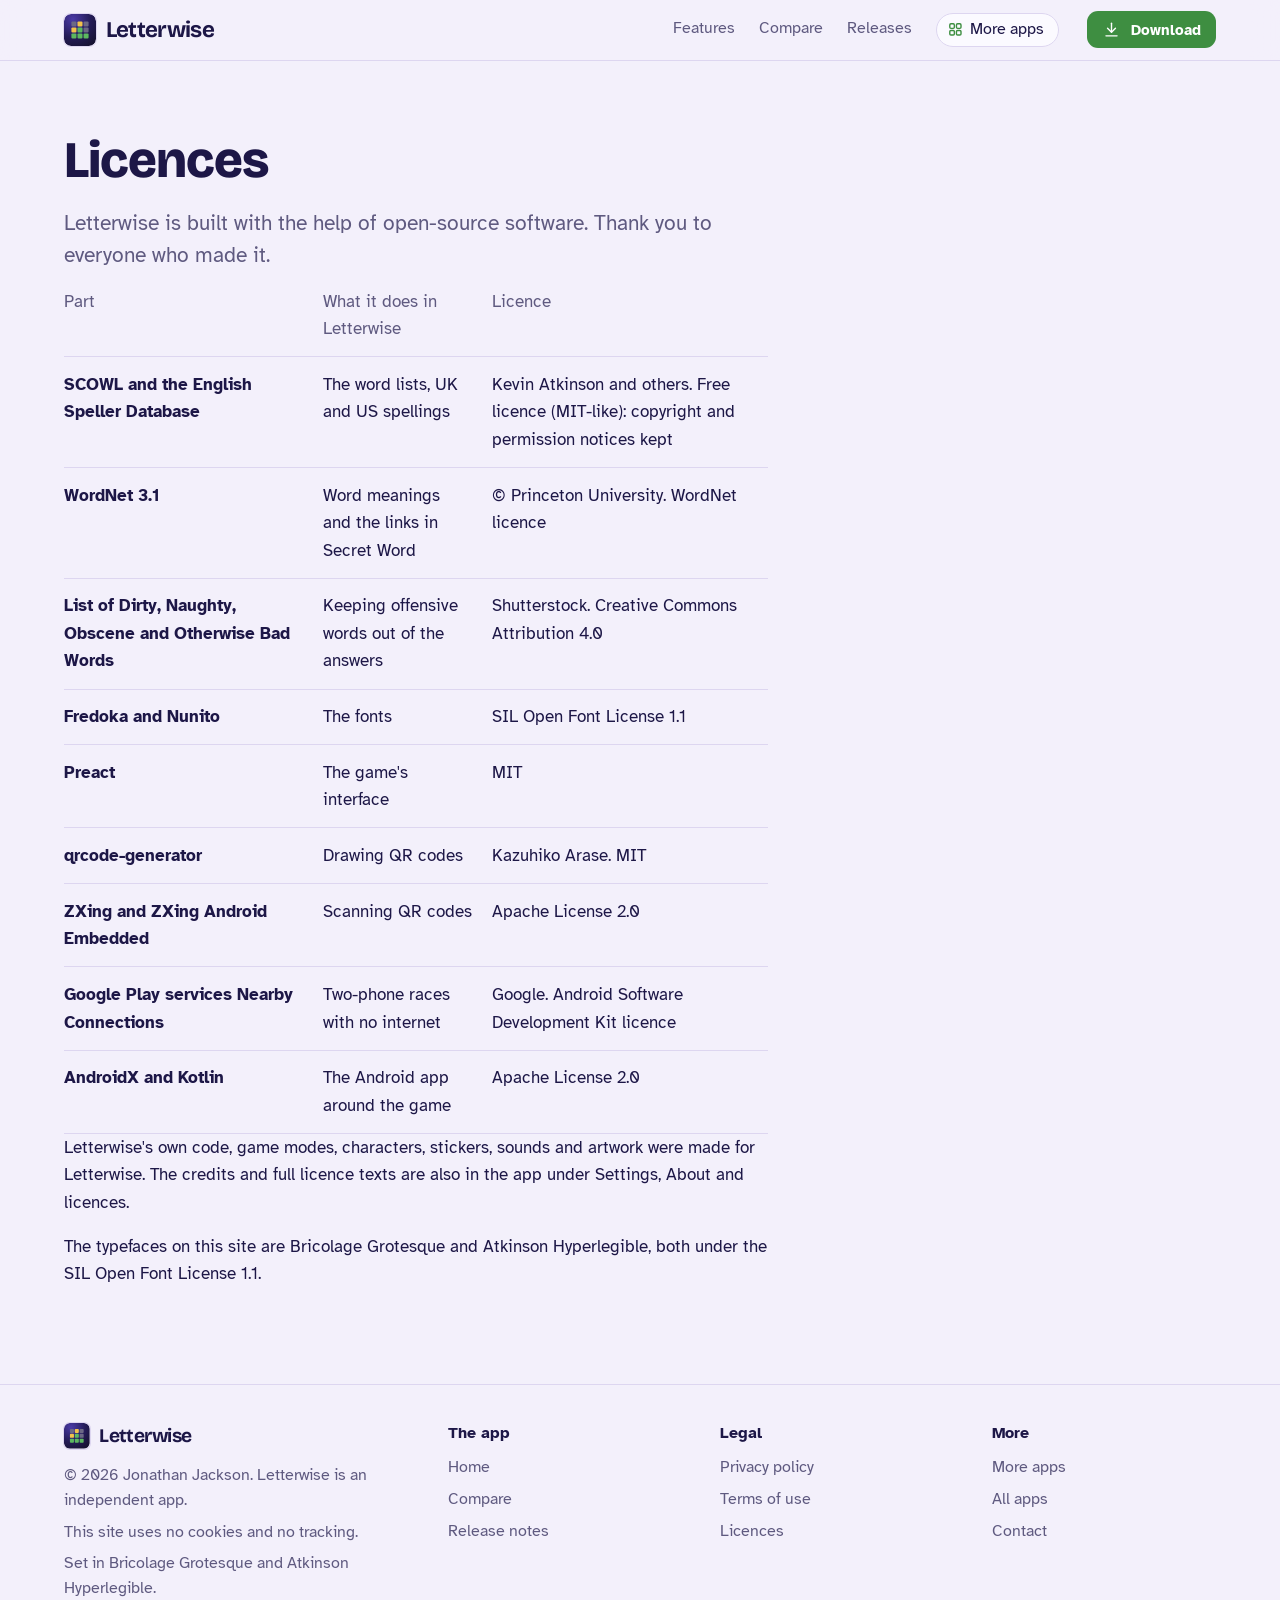
<file: licences.html>
<!DOCTYPE html>
<html lang="en-GB">
<head>
<meta charset="utf-8">
<meta name="viewport" content="width=device-width, initial-scale=1">
<title>Letterwise licences</title>
<meta name="description" content="The open-source parts inside Letterwise and their licences.">
<meta name="author" content="Jonathan Jackson">
<link rel="canonical" href="https://customgpter.github.io/letterwise/licences.html">
<meta name="theme-color" content="#f3f0fb" media="(prefers-color-scheme: light)">
<meta name="theme-color" content="#120e2c" media="(prefers-color-scheme: dark)">
<meta property="og:type" content="website">
<meta property="og:site_name" content="Letterwise">
<meta property="og:title" content="Letterwise licences">
<meta property="og:description" content="The open-source parts inside Letterwise and their licences.">
<meta property="og:url" content="https://customgpter.github.io/letterwise/licences.html">
<meta property="og:image" content="https://customgpter.github.io/letterwise/assets/og.png">
<meta property="og:image:width" content="1200">
<meta property="og:image:height" content="630">
<meta property="og:image:alt" content="Letterwise&#x27;s home screen: the Daily Puzzle card, Classic with 4 to 7 letters and the other game modes">
<meta property="og:locale" content="en_GB">
<meta name="twitter:card" content="summary_large_image">
<link rel="icon" href="./assets/favicon.svg" type="image/svg+xml">
<link rel="apple-touch-icon" href="./assets/apple-touch-icon.png">
<link rel="preload" href="./assets/fonts/bricolage-grotesque-latin.woff2" as="font" type="font/woff2" crossorigin>
<link rel="preload" href="./assets/fonts/atkinson-hyperlegible-latin-400-normal.woff2" as="font" type="font/woff2" crossorigin>
<link rel="stylesheet" href="./assets/site.css?v=1">
<link rel="stylesheet" href="./assets/house.css?v=1">
<link rel="stylesheet" href="./assets/apps-list.css?v=1">
<script src="./assets/apps-list.js?v=1" defer></script>
</head>
<body>
<a class="skip" href="#main">Skip to content</a>
<header class="masthead">
<div class="wrap">
<a class="brand" href="./" aria-label="Letterwise home"><svg viewBox="0 0 108 108" aria-hidden="true"><defs><radialGradient id="lwg" cx="30" cy="18" r="120" gradientUnits="userSpaceOnUse"><stop offset="0" stop-color="#4A3AA6"/><stop offset=".5" stop-color="#241C57"/><stop offset="1" stop-color="#120F24"/></radialGradient></defs><rect width="108" height="108" rx="24" fill="url(#lwg)"/><rect x="25.0" y="25.0" width="17" height="17" rx="3.6" fill="#6C6985"/><rect x="45.5" y="25.0" width="17" height="17" rx="3.6" fill="#F2C24B"/><rect x="66.0" y="25.0" width="17" height="17" rx="3.6" fill="#6C6985"/><rect x="25.0" y="45.5" width="17" height="17" rx="3.6" fill="#F2C24B"/><rect x="45.5" y="45.5" width="17" height="17" rx="3.6" fill="#5CB85F"/><rect x="66.0" y="45.5" width="17" height="17" rx="3.6" fill="#6C6985"/><rect x="25.0" y="66.0" width="17" height="17" rx="3.6" fill="#5CB85F"/><rect x="45.5" y="66.0" width="17" height="17" rx="3.6" fill="#5CB85F"/><rect x="66.0" y="66.0" width="17" height="17" rx="3.6" fill="#5CB85F"/></svg><span>Letterwise</span></a>
<nav aria-label="Main"><ul><li><a href="./#features">Features</a></li><li><a href="./compare.html">Compare</a></li><li><a href="./releases.html">Releases</a></li><li><a class="more-apps" href="./more-apps.html"><svg class="ico" viewBox="0 0 24 24" aria-hidden="true"><rect x="4" y="4" width="6.5" height="6.5" rx="1.6"/><rect x="13.5" y="4" width="6.5" height="6.5" rx="1.6"/><rect x="4" y="13.5" width="6.5" height="6.5" rx="1.6"/><rect x="13.5" y="13.5" width="6.5" height="6.5" rx="1.6"/></svg>More apps</a></li></ul></nav>
<a class="button small" href="https://github.com/CustomGPTer/letterwise/releases/latest/download/Letterwise.apk"><svg class="ico" viewBox="0 0 24 24" aria-hidden="true"><path d="M12 4v11"/><path d="M7 10.5l5 5 5-5"/><path d="M5 20h14"/></svg>Download</a>
</div>
</header>
<main id="main" class="doc">
<div class="wrap">
<div class="measure">
<h1>Licences</h1>
<p class="lede">Letterwise is built with the help of open-source software. Thank you to everyone who made it.</p>
<div class="scroll"><table><thead><tr><th scope="col">Part</th><th scope="col">What it does in Letterwise</th><th scope="col">Licence</th></tr></thead><tbody><tr><th scope="row">SCOWL and the English Speller Database</th><td>The word lists, UK and US spellings</td><td>Kevin Atkinson and others. Free licence (MIT-like): copyright and permission notices kept</td></tr><tr><th scope="row">WordNet 3.1</th><td>Word meanings and the links in Secret Word</td><td>&copy; Princeton University. WordNet licence</td></tr><tr><th scope="row">List of Dirty, Naughty, Obscene and Otherwise Bad Words</th><td>Keeping offensive words out of the answers</td><td>Shutterstock. Creative Commons Attribution 4.0</td></tr><tr><th scope="row">Fredoka and Nunito</th><td>The fonts</td><td>SIL Open Font License 1.1</td></tr><tr><th scope="row">Preact</th><td>The game's interface</td><td>MIT</td></tr><tr><th scope="row">qrcode-generator</th><td>Drawing QR codes</td><td>Kazuhiko Arase. MIT</td></tr><tr><th scope="row">ZXing and ZXing Android Embedded</th><td>Scanning QR codes</td><td>Apache License 2.0</td></tr><tr><th scope="row">Google Play services Nearby Connections</th><td>Two-phone races with no internet</td><td>Google. Android Software Development Kit licence</td></tr><tr><th scope="row">AndroidX and Kotlin</th><td>The Android app around the game</td><td>Apache License 2.0</td></tr></tbody></table></div>
<p>Letterwise's own code, game modes, characters, stickers, sounds and artwork were made for Letterwise. The credits and full licence texts are also in the app under Settings, About and licences.</p>
<p>The typefaces on this site are Bricolage Grotesque and Atkinson Hyperlegible, both under the SIL Open Font License 1.1.</p>
</div>
</div>
</main>
<footer class="colophon">
<div class="wrap">
<div>
<a class="brand" href="./" aria-label="Letterwise home"><svg viewBox="0 0 108 108" aria-hidden="true"><defs><radialGradient id="lwg" cx="30" cy="18" r="120" gradientUnits="userSpaceOnUse"><stop offset="0" stop-color="#4A3AA6"/><stop offset=".5" stop-color="#241C57"/><stop offset="1" stop-color="#120F24"/></radialGradient></defs><rect width="108" height="108" rx="24" fill="url(#lwg)"/><rect x="25.0" y="25.0" width="17" height="17" rx="3.6" fill="#6C6985"/><rect x="45.5" y="25.0" width="17" height="17" rx="3.6" fill="#F2C24B"/><rect x="66.0" y="25.0" width="17" height="17" rx="3.6" fill="#6C6985"/><rect x="25.0" y="45.5" width="17" height="17" rx="3.6" fill="#F2C24B"/><rect x="45.5" y="45.5" width="17" height="17" rx="3.6" fill="#5CB85F"/><rect x="66.0" y="45.5" width="17" height="17" rx="3.6" fill="#6C6985"/><rect x="25.0" y="66.0" width="17" height="17" rx="3.6" fill="#5CB85F"/><rect x="45.5" y="66.0" width="17" height="17" rx="3.6" fill="#5CB85F"/><rect x="66.0" y="66.0" width="17" height="17" rx="3.6" fill="#5CB85F"/></svg><span>Letterwise</span></a>
<p>&copy; 2026 Jonathan Jackson. Letterwise is an independent app.</p>
<p>This site uses no cookies and no tracking.</p>
<p>Set in Bricolage Grotesque and Atkinson Hyperlegible.</p>
</div>
<nav aria-label="The app"><h2>The app</h2><ul>
<li><a href="./">Home</a></li>
<li><a href="./compare.html">Compare</a></li>
<li><a href="./releases.html">Release notes</a></li>

</ul></nav>
<nav aria-label="Legal"><h2>Legal</h2><ul>
<li><a href="./privacy.html">Privacy policy</a></li>
<li><a href="./terms.html">Terms of use</a></li>
<li><a href="./licences.html">Licences</a></li>
</ul></nav>
<nav aria-label="More"><h2>More</h2><ul>
<li><a href="./more-apps.html">More apps</a></li>
<li><a href="https://customgpter.github.io/">All apps</a></li>
<li><a href="https://github.com/CustomGPTer/letterwise/issues">Contact</a></li>
</ul></nav>
</div>
</footer>
</body>
</html>
</file>
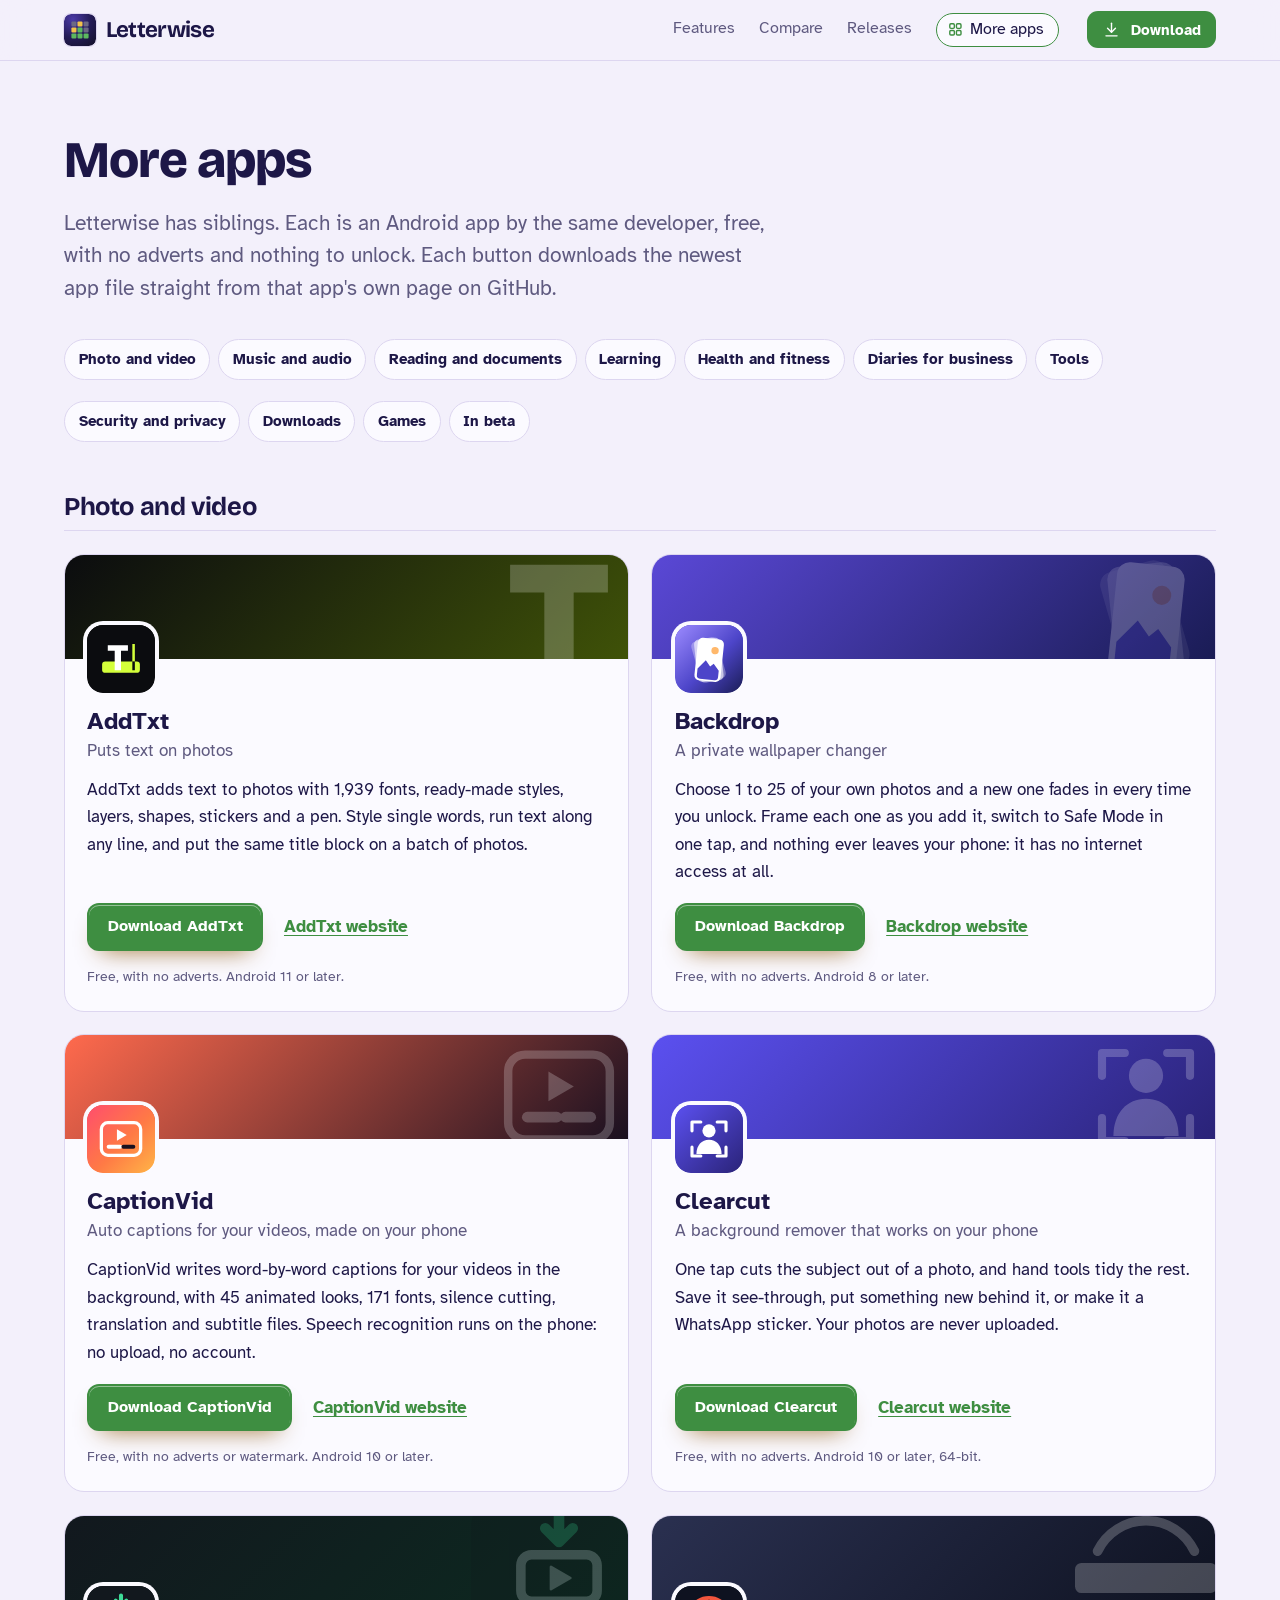
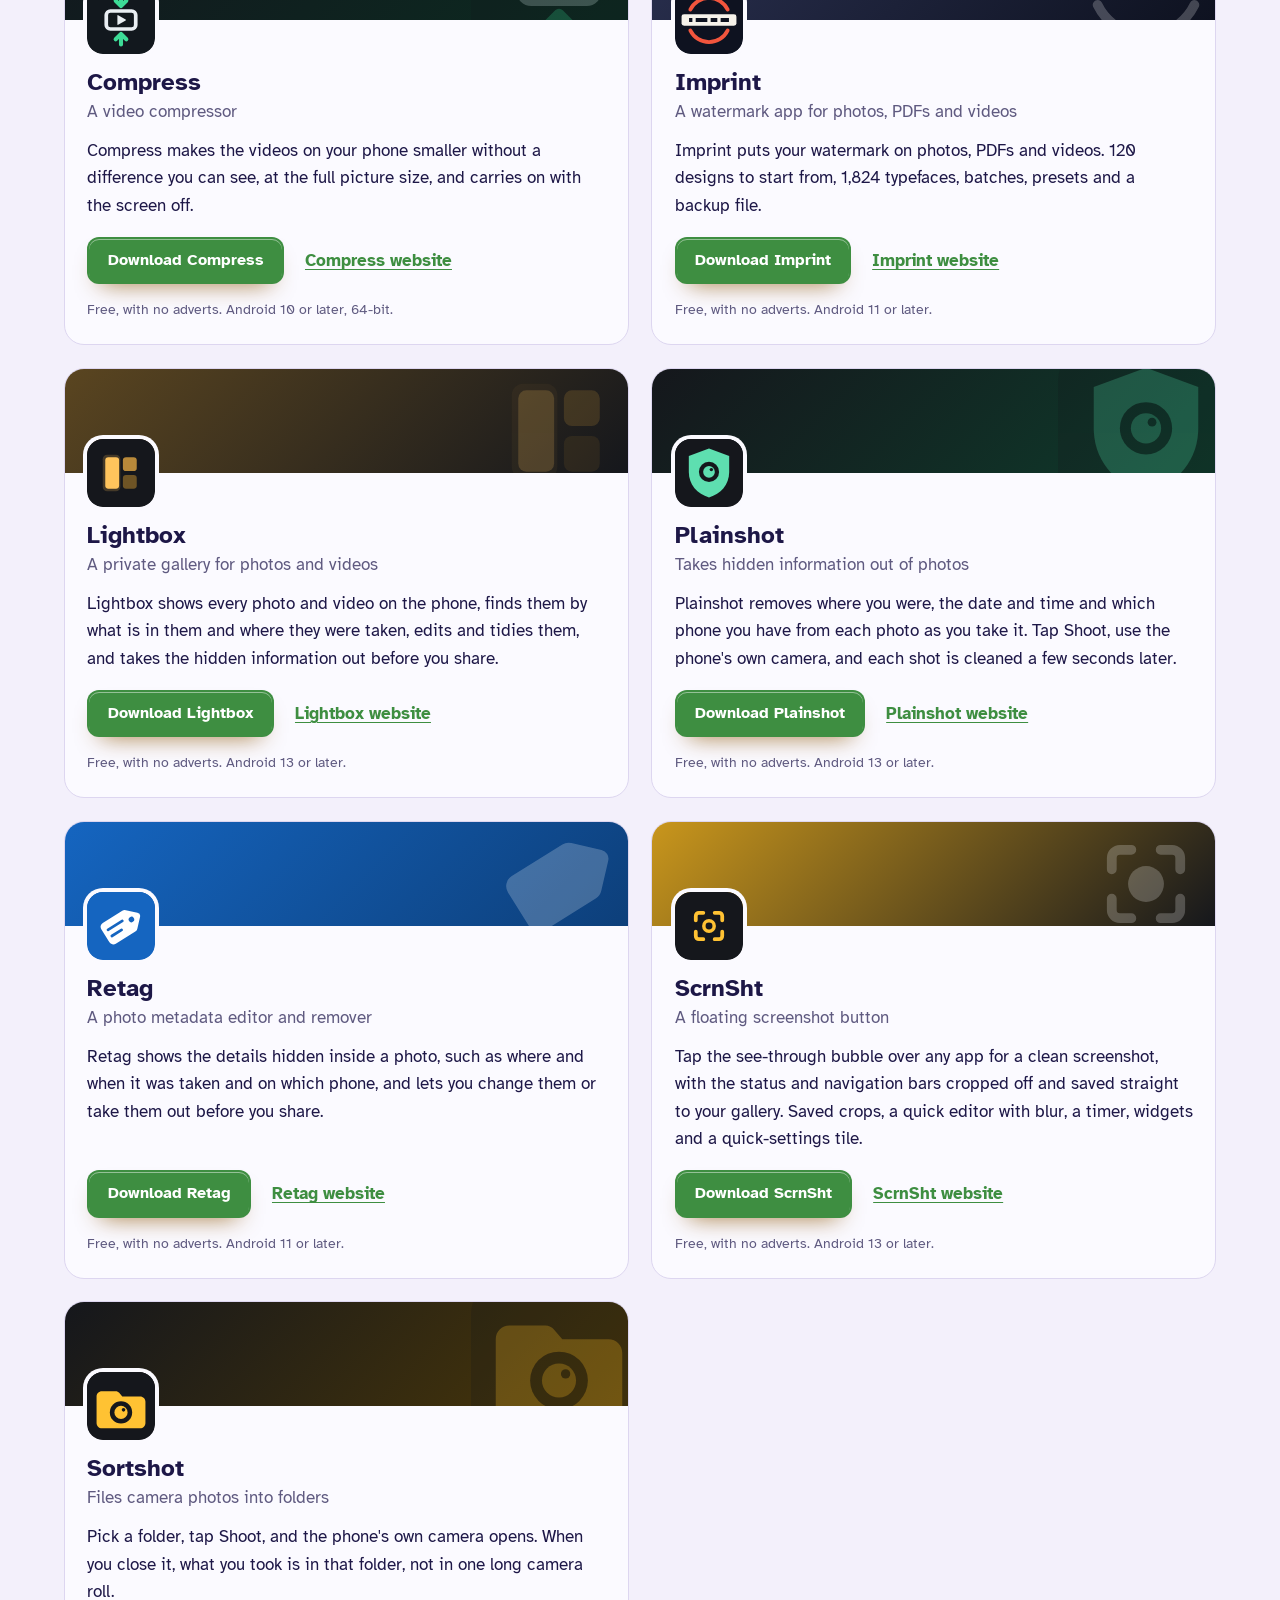
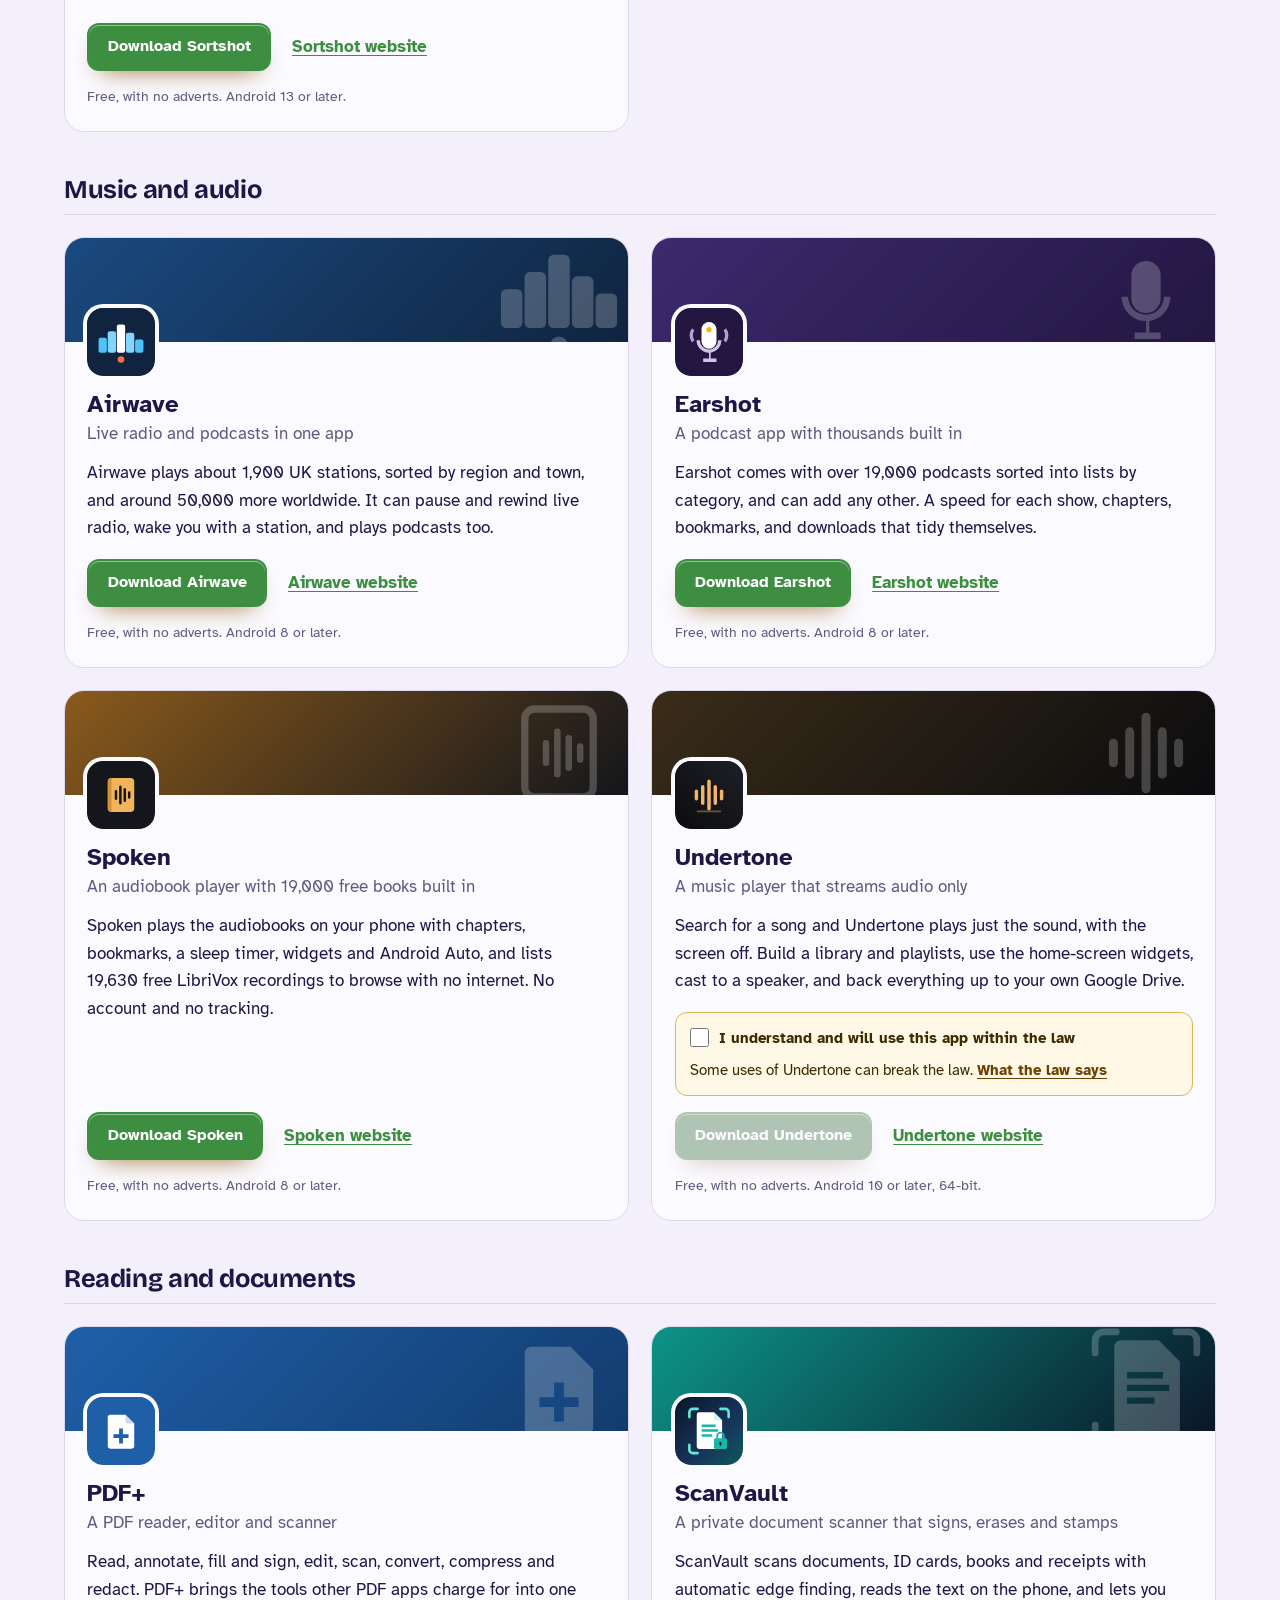
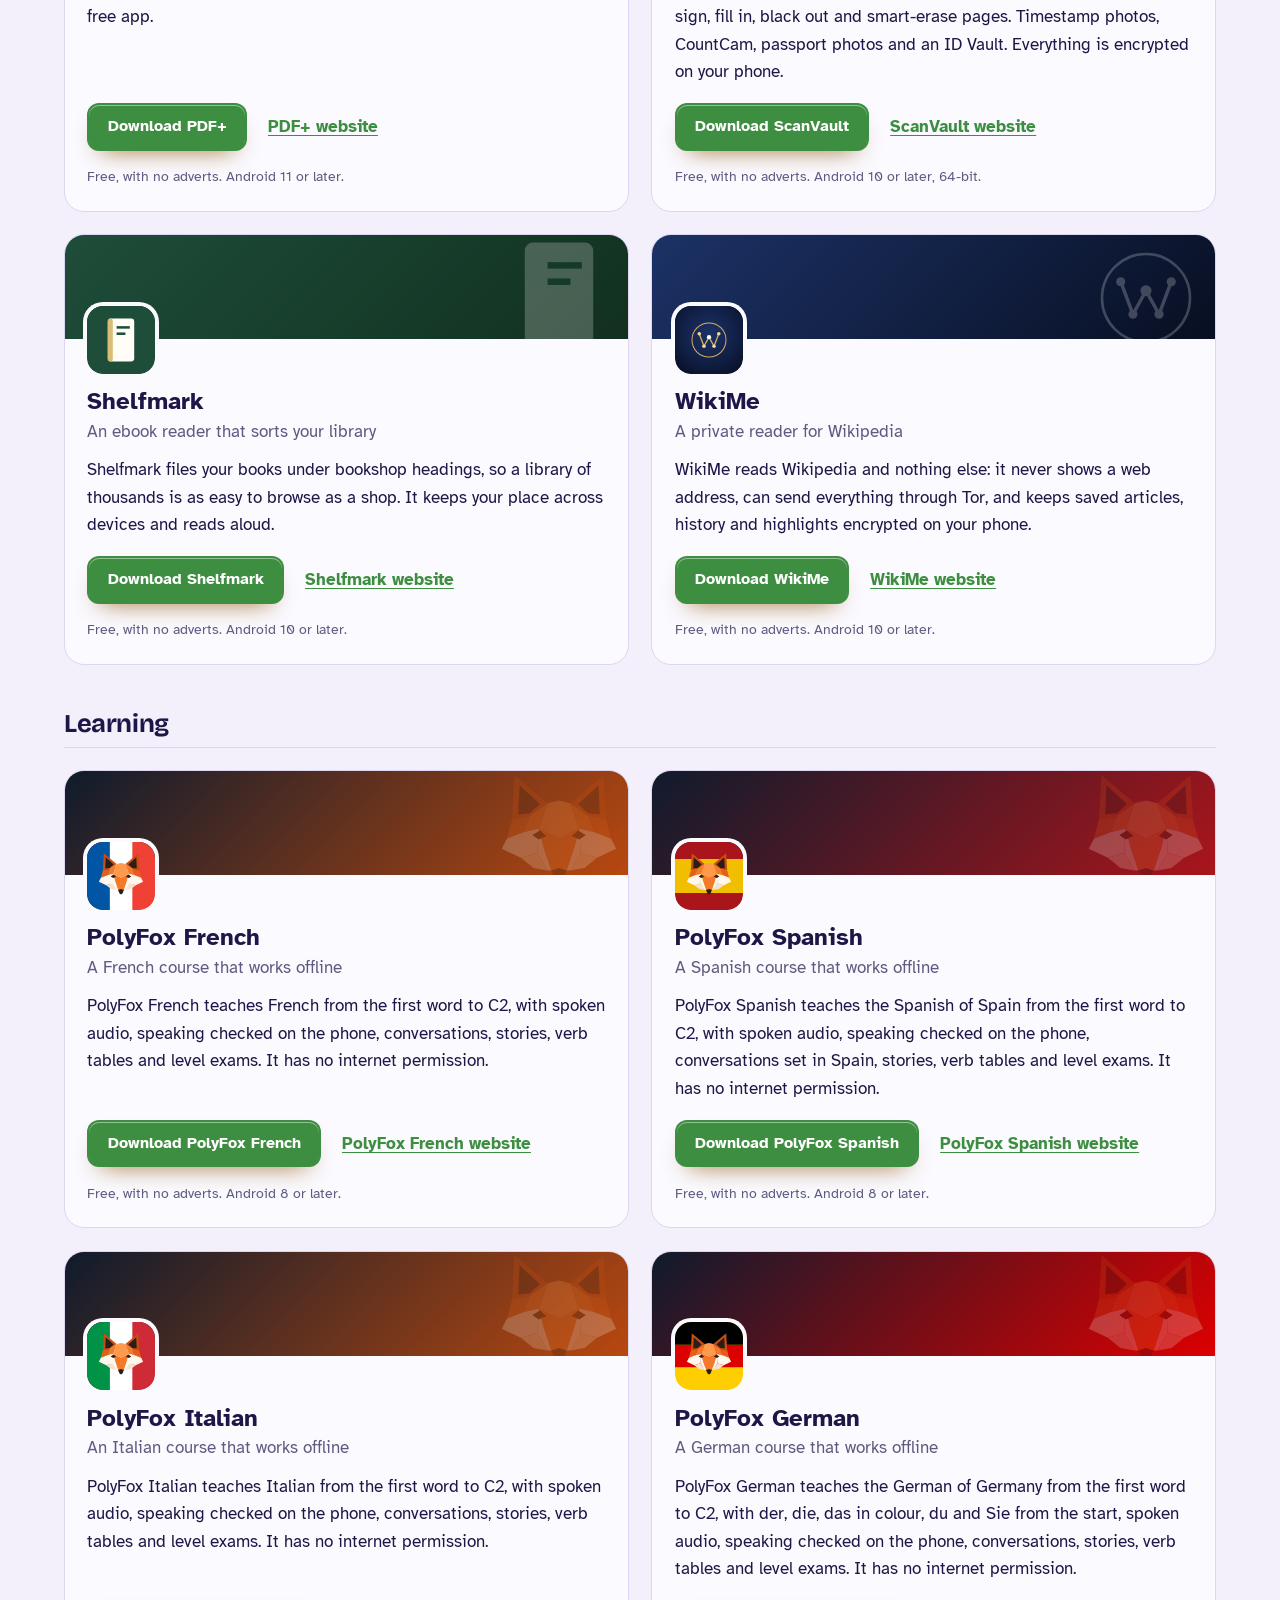
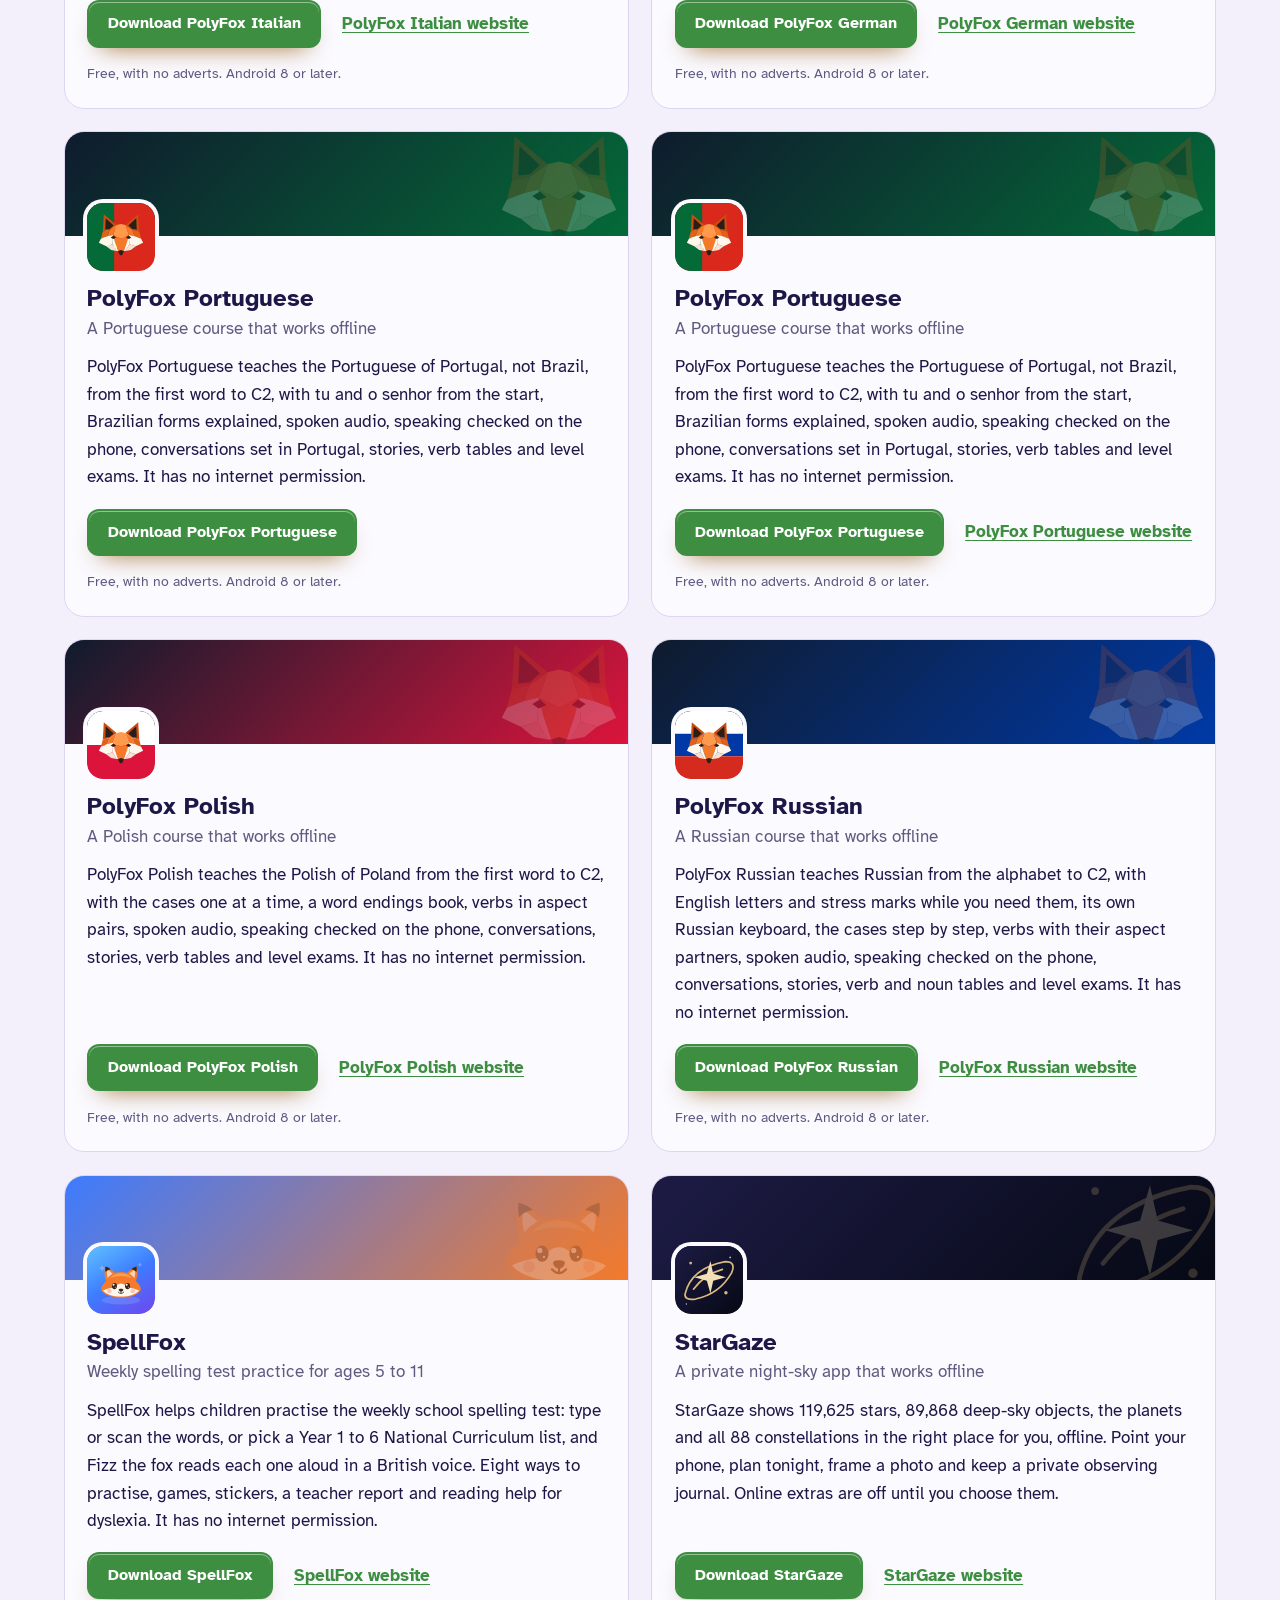
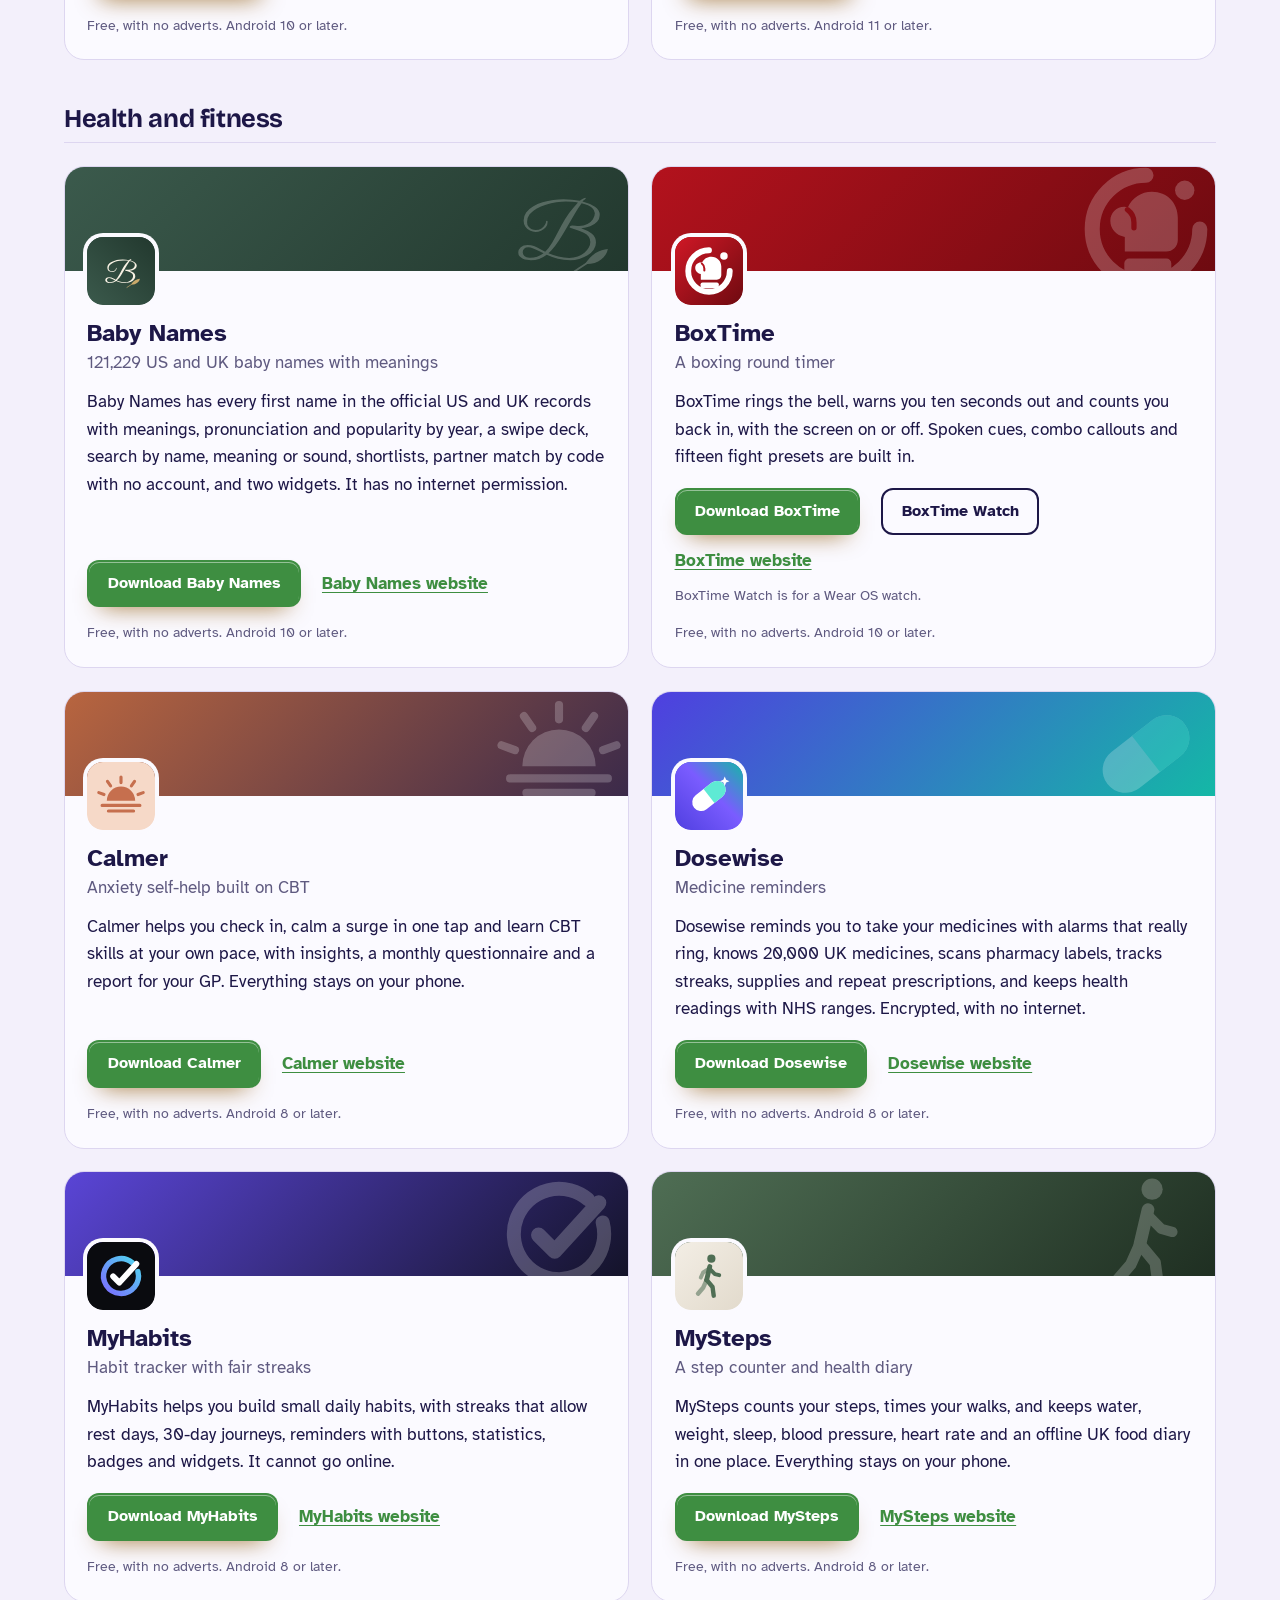
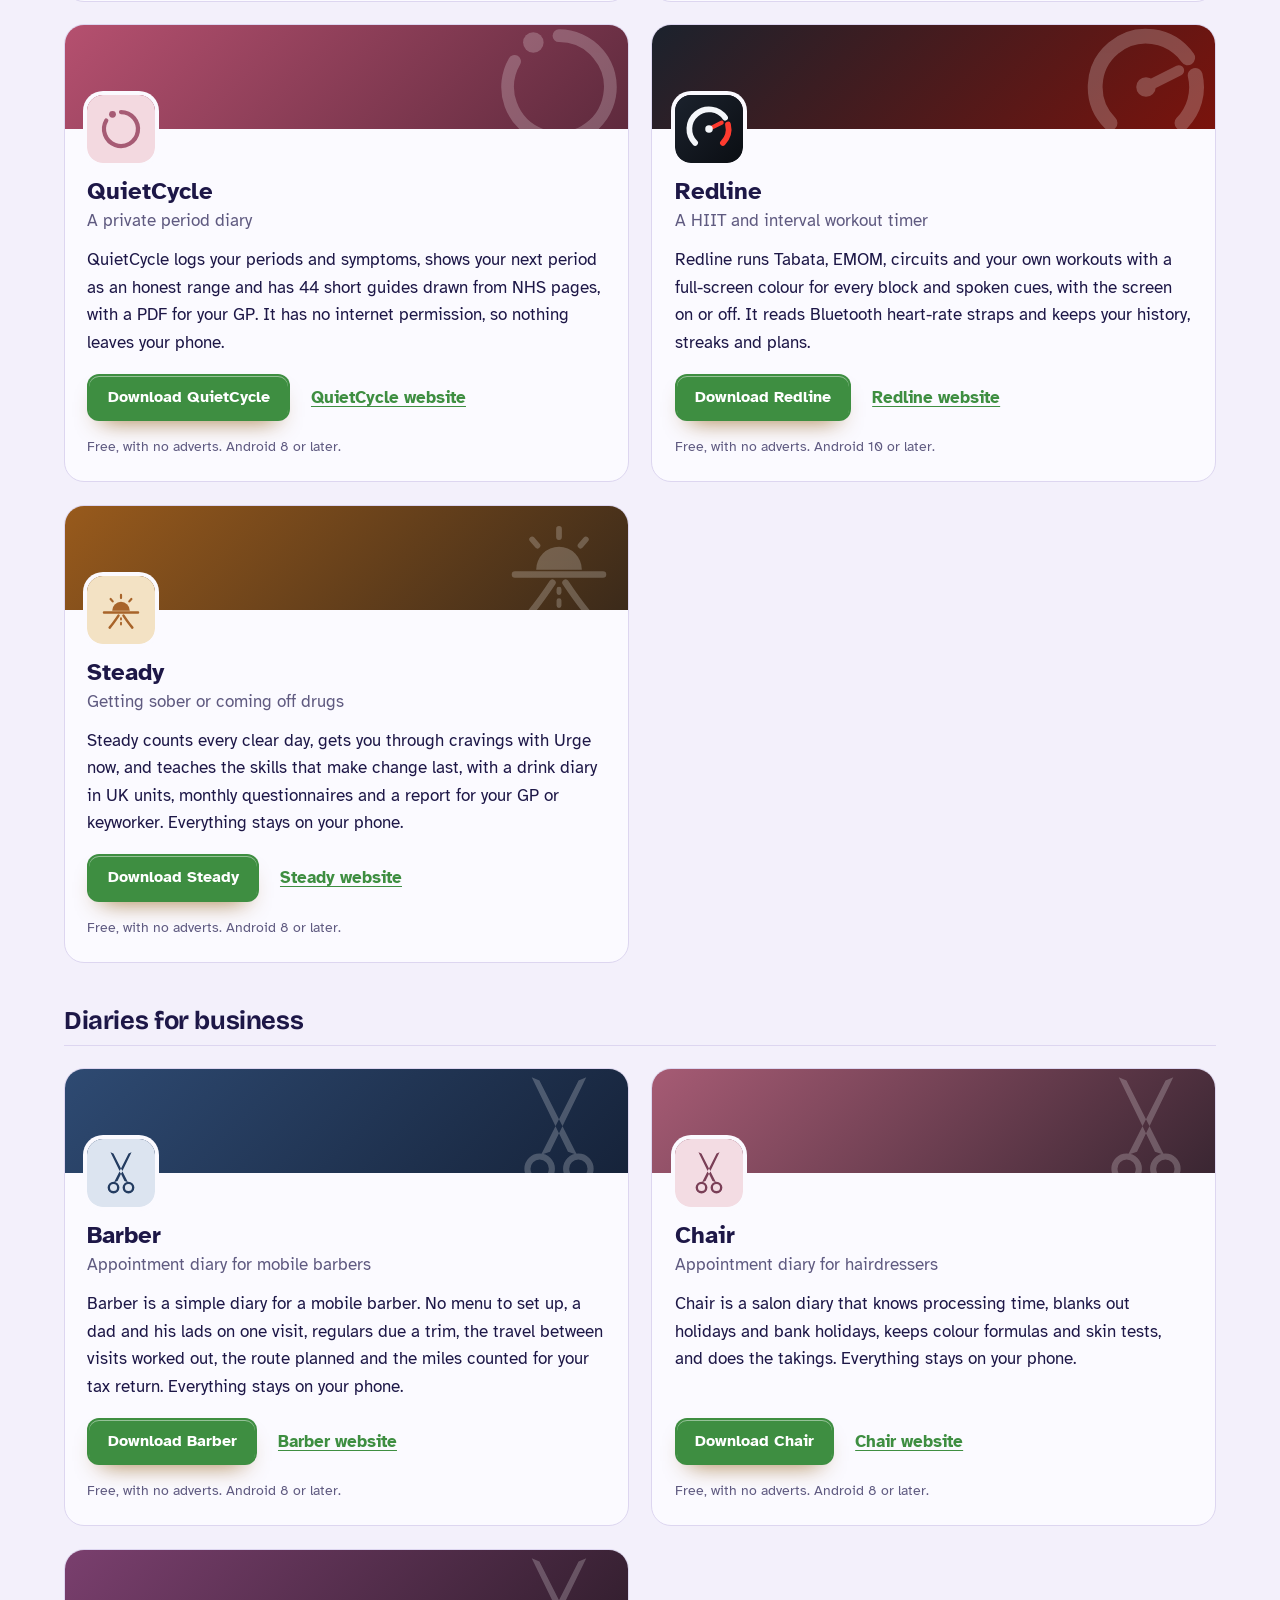
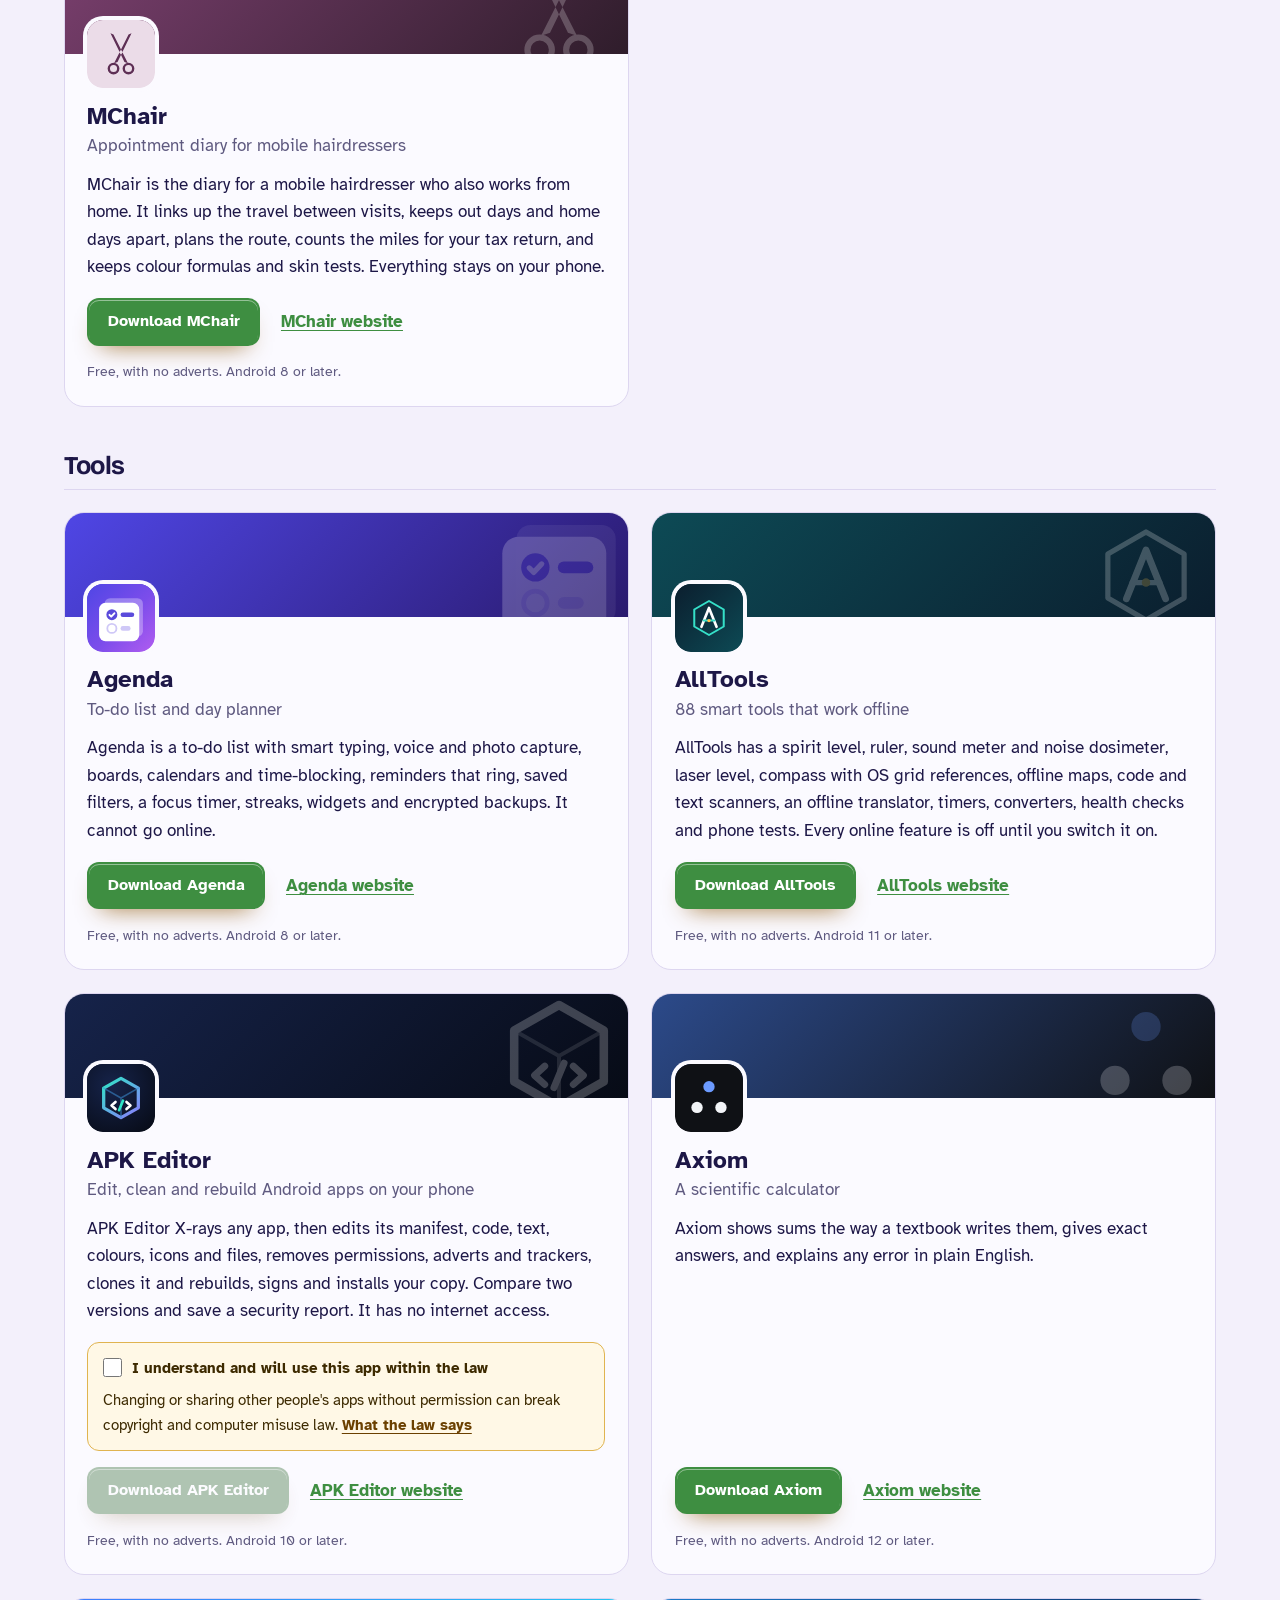
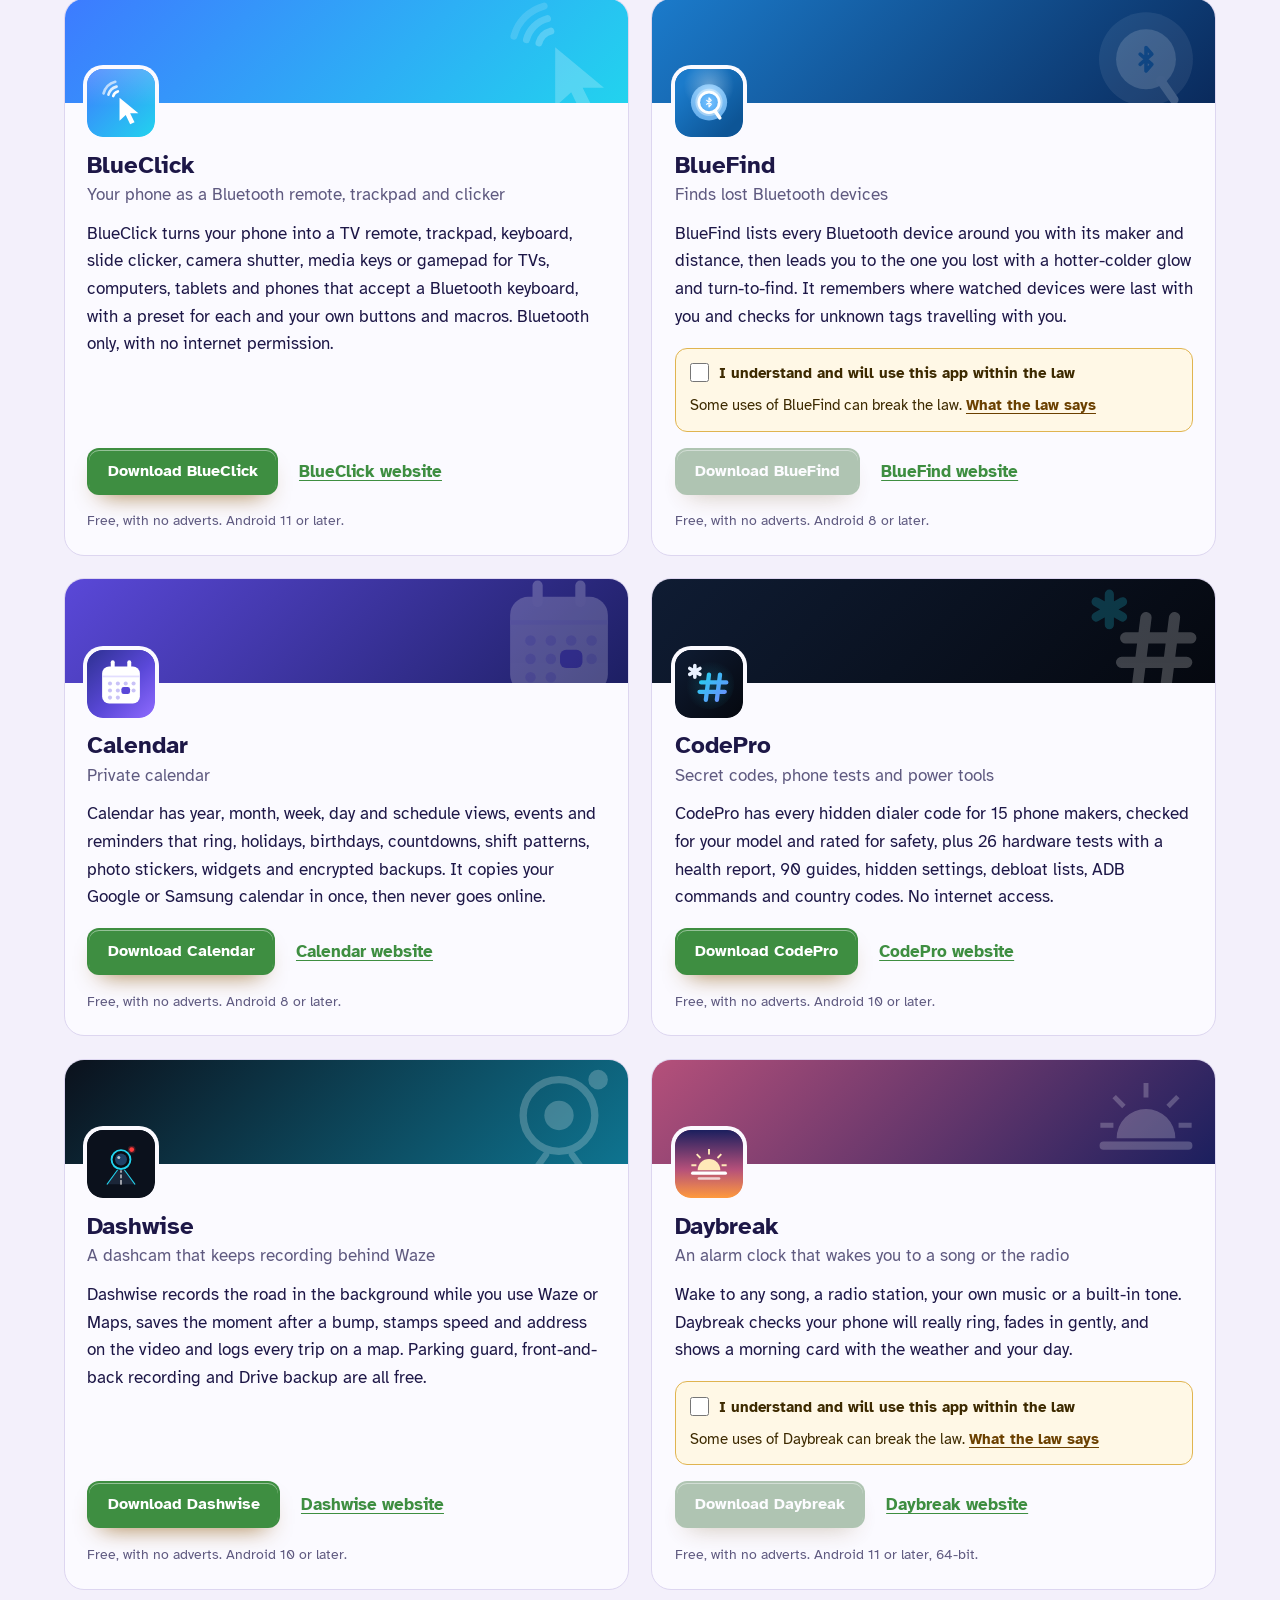
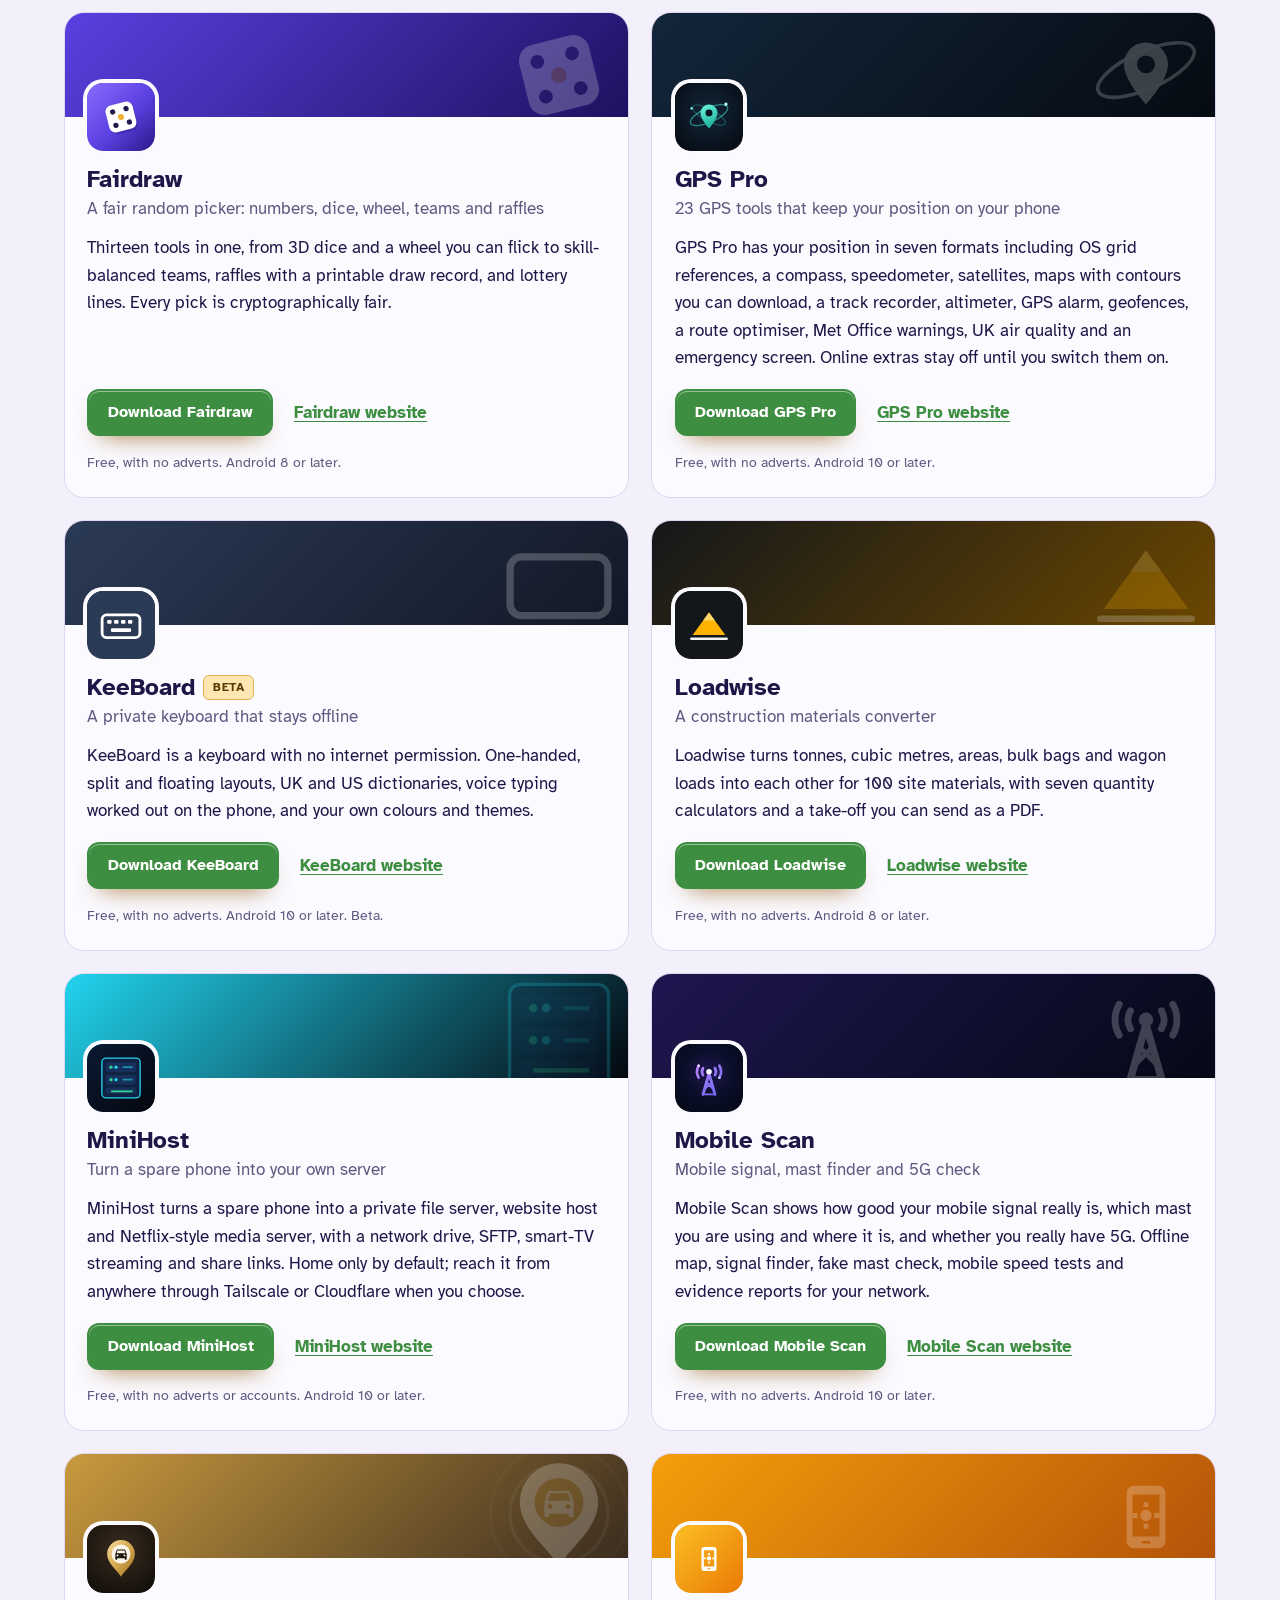
<file: more-apps.html>
<!DOCTYPE html>
<html lang="en-GB">
<head>
<meta charset="utf-8">
<meta name="viewport" content="width=device-width, initial-scale=1">
<title>More free Android apps from the maker of Letterwise</title>
<meta name="description" content="All 99 free Android apps from the maker of Letterwise, in one list by category, each with its download and a link to its website.">
<meta name="author" content="Jonathan Jackson">
<link rel="canonical" href="https://customgpter.github.io/letterwise/more-apps.html">
<meta name="theme-color" content="#f3f0fb" media="(prefers-color-scheme: light)">
<meta name="theme-color" content="#120e2c" media="(prefers-color-scheme: dark)">
<meta property="og:type" content="website">
<meta property="og:site_name" content="Letterwise">
<meta property="og:title" content="More free Android apps from the maker of Letterwise">
<meta property="og:description" content="All 99 free Android apps from the maker of Letterwise, in one list by category, each with its download and a link to its website.">
<meta property="og:url" content="https://customgpter.github.io/letterwise/more-apps.html">
<meta property="og:image" content="https://customgpter.github.io/letterwise/assets/og.png">
<meta property="og:image:width" content="1200">
<meta property="og:image:height" content="630">
<meta property="og:image:alt" content="Letterwise&#x27;s home screen: the Daily Puzzle card, Classic with 4 to 7 letters and the other game modes">
<meta property="og:locale" content="en_GB">
<meta name="twitter:card" content="summary_large_image">
<link rel="icon" href="./assets/favicon.svg" type="image/svg+xml">
<link rel="apple-touch-icon" href="./assets/apple-touch-icon.png">
<link rel="preload" href="./assets/fonts/bricolage-grotesque-latin.woff2" as="font" type="font/woff2" crossorigin>
<link rel="preload" href="./assets/fonts/atkinson-hyperlegible-latin-400-normal.woff2" as="font" type="font/woff2" crossorigin>
<link rel="stylesheet" href="./assets/site.css?v=1">
<link rel="stylesheet" href="./assets/house.css?v=1">
<script type="application/ld+json">{"@context":"https://schema.org","@type":"ItemList","name":"Apps from the maker of Letterwise","url":"https://customgpter.github.io/letterwise/more-apps.html","itemListElement":[{"@type":"ListItem","position":1,"name":"AddTxt","url":"https://customgpter.github.io/addtxt/"},{"@type":"ListItem","position":2,"name":"Backdrop","url":"https://customgpter.github.io/backdrop/"},{"@type":"ListItem","position":3,"name":"CaptionVid","url":"https://customgpter.github.io/captionvid/"},{"@type":"ListItem","position":4,"name":"Clearcut","url":"https://customgpter.github.io/clearcut/"},{"@type":"ListItem","position":5,"name":"Compress","url":"https://customgpter.github.io/compress/"},{"@type":"ListItem","position":6,"name":"Imprint","url":"https://customgpter.github.io/imprint/"},{"@type":"ListItem","position":7,"name":"Lightbox","url":"https://customgpter.github.io/lightbox/"},{"@type":"ListItem","position":8,"name":"Plainshot","url":"https://customgpter.github.io/plainshot/"},{"@type":"ListItem","position":9,"name":"Retag","url":"https://customgpter.github.io/retag/"},{"@type":"ListItem","position":10,"name":"ScrnSht","url":"https://customgpter.github.io/scrnsht/"},{"@type":"ListItem","position":11,"name":"Sortshot","url":"https://customgpter.github.io/sortshot/"},{"@type":"ListItem","position":12,"name":"Airwave","url":"https://customgpter.github.io/airwave/"},{"@type":"ListItem","position":13,"name":"Earshot","url":"https://customgpter.github.io/earshot/"},{"@type":"ListItem","position":14,"name":"Spoken","url":"https://customgpter.github.io/spoken/"},{"@type":"ListItem","position":15,"name":"Undertone","url":"https://customgpter.github.io/undertone/"},{"@type":"ListItem","position":16,"name":"PDF+","url":"https://customgpter.github.io/pdfplus/"},{"@type":"ListItem","position":17,"name":"ScanVault","url":"https://customgpter.github.io/scanvault/"},{"@type":"ListItem","position":18,"name":"Shelfmark","url":"https://customgpter.github.io/shelfmark/"},{"@type":"ListItem","position":19,"name":"WikiMe","url":"https://customgpter.github.io/wikime/"},{"@type":"ListItem","position":20,"name":"PolyFox French","url":"https://customgpter.github.io/polyfox/"},{"@type":"ListItem","position":21,"name":"PolyFox German","url":"https://customgpter.github.io/polyfox-german/"},{"@type":"ListItem","position":22,"name":"PolyFox Portuguese","url":"https://customgpter.github.io/polyfox-portuguese/"},{"@type":"ListItem","position":23,"name":"PolyFox Polish","url":"https://customgpter.github.io/polyfox-polish/"},{"@type":"ListItem","position":24,"name":"PolyFox Russian","url":"https://customgpter.github.io/polyfox-russian/"},{"@type":"ListItem","position":25,"name":"SpellFox","url":"https://customgpter.github.io/spellfox/"},{"@type":"ListItem","position":26,"name":"StarGaze","url":"https://customgpter.github.io/stargaze/"},{"@type":"ListItem","position":27,"name":"Baby Names","url":"https://customgpter.github.io/babynames/"},{"@type":"ListItem","position":28,"name":"BoxTime","url":"https://customgpter.github.io/boxtime/"},{"@type":"ListItem","position":29,"name":"Calmer","url":"https://customgpter.github.io/calmer/"},{"@type":"ListItem","position":30,"name":"Dosewise","url":"https://customgpter.github.io/dosewise/"},{"@type":"ListItem","position":31,"name":"MyHabits","url":"https://customgpter.github.io/myhabits/"},{"@type":"ListItem","position":32,"name":"MySteps","url":"https://customgpter.github.io/mysteps/"},{"@type":"ListItem","position":33,"name":"QuietCycle","url":"https://customgpter.github.io/quietcycle/"},{"@type":"ListItem","position":34,"name":"Redline","url":"https://customgpter.github.io/redline/"},{"@type":"ListItem","position":35,"name":"Steady","url":"https://customgpter.github.io/steady/"},{"@type":"ListItem","position":36,"name":"Barber","url":"https://customgpter.github.io/barber/"},{"@type":"ListItem","position":37,"name":"Chair","url":"https://customgpter.github.io/chair/"},{"@type":"ListItem","position":38,"name":"MChair","url":"https://customgpter.github.io/mchair/"},{"@type":"ListItem","position":39,"name":"Agenda","url":"https://customgpter.github.io/agenda/"},{"@type":"ListItem","position":40,"name":"AllTools","url":"https://customgpter.github.io/alltools/"},{"@type":"ListItem","position":41,"name":"APK Editor","url":"https://customgpter.github.io/apkeditor/"},{"@type":"ListItem","position":42,"name":"Axiom","url":"https://customgpter.github.io/axiom/"},{"@type":"ListItem","position":43,"name":"BlueClick","url":"https://customgpter.github.io/blueclick/"},{"@type":"ListItem","position":44,"name":"BlueFind","url":"https://customgpter.github.io/bluefind/"},{"@type":"ListItem","position":45,"name":"Calendar","url":"https://customgpter.github.io/calendar/"},{"@type":"ListItem","position":46,"name":"CodePro","url":"https://customgpter.github.io/codepro/"},{"@type":"ListItem","position":47,"name":"Dashwise","url":"https://customgpter.github.io/dashwise/"},{"@type":"ListItem","position":48,"name":"Daybreak","url":"https://customgpter.github.io/daybreak/"},{"@type":"ListItem","position":49,"name":"Fairdraw","url":"https://customgpter.github.io/fairdraw/"},{"@type":"ListItem","position":50,"name":"GPS Pro","url":"https://customgpter.github.io/gpspro/"},{"@type":"ListItem","position":51,"name":"KeeBoard","url":"https://customgpter.github.io/keeboard/"},{"@type":"ListItem","position":52,"name":"Loadwise","url":"https://customgpter.github.io/loadwise/"},{"@type":"ListItem","position":53,"name":"MiniHost","url":"https://customgpter.github.io/minihost/"},{"@type":"ListItem","position":54,"name":"Mobile Scan","url":"https://customgpter.github.io/mobilescan/"},{"@type":"ListItem","position":55,"name":"Parkwise","url":"https://customgpter.github.io/parkwise/"},{"@type":"ListItem","position":56,"name":"Pocketmind","url":"https://customgpter.github.io/pocketmind/"},{"@type":"ListItem","position":57,"name":"Refine","url":"https://customgpter.github.io/refine/"},{"@type":"ListItem","position":58,"name":"Shiftwise","url":"https://customgpter.github.io/shiftwise/"},{"@type":"ListItem","position":59,"name":"SimpleCalc","url":"https://customgpter.github.io/simplecalc/"},{"@type":"ListItem","position":60,"name":"Skyline","url":"https://customgpter.github.io/skyline/"},{"@type":"ListItem","position":61,"name":"Slipway","url":"https://customgpter.github.io/slipway/"},{"@type":"ListItem","position":62,"name":"Tagger","url":"https://customgpter.github.io/tagger/"},{"@type":"ListItem","position":63,"name":"TotalClean","url":"https://customgpter.github.io/totalclean/"},{"@type":"ListItem","position":64,"name":"TVLink","url":"https://customgpter.github.io/tvlink/"},{"@type":"ListItem","position":65,"name":"Unbox","url":"https://customgpter.github.io/unbox/"},{"@type":"ListItem","position":66,"name":"WhatsKeep","url":"https://customgpter.github.io/whatskeep/"},{"@type":"ListItem","position":67,"name":"WiFi Scan","url":"https://customgpter.github.io/wifiscan/"},{"@type":"ListItem","position":68,"name":"Auditly","url":"https://customgpter.github.io/auditly/"},{"@type":"ListItem","position":69,"name":"Backchannel","url":"https://customgpter.github.io/backchannel/"},{"@type":"ListItem","position":70,"name":"ENotes","url":"https://customgpter.github.io/enotes/"},{"@type":"ListItem","position":71,"name":"FindMe","url":"https://customgpter.github.io/findme/"},{"@type":"ListItem","position":72,"name":"iLock","url":"https://customgpter.github.io/ilock/"},{"@type":"ListItem","position":73,"name":"ImSafe","url":"https://customgpter.github.io/imsafe/"},{"@type":"ListItem","position":74,"name":"IShred","url":"https://customgpter.github.io/ishred/"},{"@type":"ListItem","position":75,"name":"LockBox","url":"https://customgpter.github.io/lockbox/"},{"@type":"ListItem","position":76,"name":"PassVault","url":"https://customgpter.github.io/passvault/"},{"@type":"ListItem","position":77,"name":"SpyFind","url":"https://customgpter.github.io/spyfind/"},{"@type":"ListItem","position":78,"name":"TextWipe","url":"https://customgpter.github.io/textwipe/"},{"@type":"ListItem","position":79,"name":"Tracewire","url":"https://customgpter.github.io/tracewire/"},{"@type":"ListItem","position":80,"name":"Vigil","url":"https://customgpter.github.io/vigil/"},{"@type":"ListItem","position":81,"name":"Grab","url":"https://customgpter.github.io/grab/"},{"@type":"ListItem","position":82,"name":"Swarm","url":"https://customgpter.github.io/swarm/"},{"@type":"ListItem","position":83,"name":"Plane Games","url":"https://customgpter.github.io/plane-games/"},{"@type":"ListItem","position":84,"name":"Ninefold","url":"https://customgpter.github.io/ninefold/"},{"@type":"ListItem","position":85,"name":"Cubewise","url":"https://customgpter.github.io/cubewise/"},{"@type":"ListItem","position":86,"name":"Tilewise","url":"https://customgpter.github.io/tilewise/"},{"@type":"ListItem","position":87,"name":"Letterwise","url":"https://customgpter.github.io/letterwise/"},{"@type":"ListItem","position":88,"name":"Kingside","url":"https://customgpter.github.io/kingside/"},{"@type":"ListItem","position":89,"name":"Deckhand","url":"https://customgpter.github.io/deckhand/"},{"@type":"ListItem","position":90,"name":"SNESForge","url":"https://customgpter.github.io/snesforge/"},{"@type":"ListItem","position":91,"name":"Fame Boy","url":"https://customgpter.github.io/fameboy/"},{"@type":"ListItem","position":92,"name":"PSPPro","url":"https://customgpter.github.io/psppro/"},{"@type":"ListItem","position":93,"name":"MegaGen","url":"https://customgpter.github.io/megagen/"},{"@type":"ListItem","position":94,"name":"QVR","url":"https://customgpter.github.io/qvr/"},{"@type":"ListItem","position":95,"name":"QVR Watch","url":"https://customgpter.github.io/qvr-watch/"},{"@type":"ListItem","position":96,"name":"QVRLite","url":"https://customgpter.github.io/qvrlite/"},{"@type":"ListItem","position":97,"name":"Onionz","url":"https://customgpter.github.io/onionz/"},{"@type":"ListItem","position":98,"name":"OnionzWeb","url":"https://customgpter.github.io/onionzweb/"}]}</script>
<link rel="stylesheet" href="./assets/apps-list.css?v=1">
<script src="./assets/apps-list.js?v=1" defer></script>
</head>
<body>
<a class="skip" href="#main">Skip to content</a>
<header class="masthead">
<div class="wrap">
<a class="brand" href="./" aria-label="Letterwise home"><svg viewBox="0 0 108 108" aria-hidden="true"><defs><radialGradient id="lwg" cx="30" cy="18" r="120" gradientUnits="userSpaceOnUse"><stop offset="0" stop-color="#4A3AA6"/><stop offset=".5" stop-color="#241C57"/><stop offset="1" stop-color="#120F24"/></radialGradient></defs><rect width="108" height="108" rx="24" fill="url(#lwg)"/><rect x="25.0" y="25.0" width="17" height="17" rx="3.6" fill="#6C6985"/><rect x="45.5" y="25.0" width="17" height="17" rx="3.6" fill="#F2C24B"/><rect x="66.0" y="25.0" width="17" height="17" rx="3.6" fill="#6C6985"/><rect x="25.0" y="45.5" width="17" height="17" rx="3.6" fill="#F2C24B"/><rect x="45.5" y="45.5" width="17" height="17" rx="3.6" fill="#5CB85F"/><rect x="66.0" y="45.5" width="17" height="17" rx="3.6" fill="#6C6985"/><rect x="25.0" y="66.0" width="17" height="17" rx="3.6" fill="#5CB85F"/><rect x="45.5" y="66.0" width="17" height="17" rx="3.6" fill="#5CB85F"/><rect x="66.0" y="66.0" width="17" height="17" rx="3.6" fill="#5CB85F"/></svg><span>Letterwise</span></a>
<nav aria-label="Main"><ul><li><a href="./#features">Features</a></li><li><a href="./compare.html">Compare</a></li><li><a href="./releases.html">Releases</a></li><li><a class="more-apps" href="./more-apps.html" aria-current="page"><svg class="ico" viewBox="0 0 24 24" aria-hidden="true"><rect x="4" y="4" width="6.5" height="6.5" rx="1.6"/><rect x="13.5" y="4" width="6.5" height="6.5" rx="1.6"/><rect x="4" y="13.5" width="6.5" height="6.5" rx="1.6"/><rect x="13.5" y="13.5" width="6.5" height="6.5" rx="1.6"/></svg>More apps</a></li></ul></nav>
<a class="button small" href="https://github.com/CustomGPTer/letterwise/releases/latest/download/Letterwise.apk"><svg class="ico" viewBox="0 0 24 24" aria-hidden="true"><path d="M12 4v11"/><path d="M7 10.5l5 5 5-5"/><path d="M5 20h14"/></svg>Download</a>
</div>
</header>
<main id="main" class="doc">
<div class="wrap">
<div class="measure">
<h1>More apps</h1>
<p class="lede">Letterwise has siblings. Each is an Android app by the same developer, free, with no adverts and nothing to unlock. Each button downloads the newest app file straight from that app's own page on GitHub.</p>
</div>
<!-- apps:start -->
<nav class="mapps-jump" aria-label="App groups"><ul><li><a href="#apps-photo">Photo and video</a></li><li><a href="#apps-audio">Music and audio</a></li><li><a href="#apps-reading">Reading and documents</a></li><li><a href="#apps-learning">Learning</a></li><li><a href="#apps-health">Health and fitness</a></li><li><a href="#apps-diaries">Diaries for business</a></li><li><a href="#apps-tools">Tools</a></li><li><a href="#apps-security">Security and privacy</a></li><li><a href="#apps-downloads">Downloads</a></li><li><a href="#apps-games">Games</a></li><li><a href="#apps-testing">In beta</a></li></ul></nav>
<div class="mapps-group" role="group" aria-labelledby="apps-photo"><h2 class="mapps-cat" id="apps-photo">Photo and video</h2>
<ul class="mapps"><li class="mapp" style="--b:#0b0c0f;--b2:#3f5208"><div class="mapp-cover" aria-hidden="true"><svg viewBox="0 0 108 108"><path fill="#fff" d="M24 22h60v17H63v49H45V39H24z"/></svg></div><div class="mapp-body"><svg class="mapp-icon" viewBox="0 0 108 108" aria-hidden="true"><rect width="108" height="108" rx="24" fill="#0b0c0f"/><path fill="#d4ff3a" d="M29 58h50a5 5 0 0 1 5 5v8a5 5 0 0 1-5 5H29a5 5 0 0 1-5-5v-8a5 5 0 0 1 5-5z"/><path fill="#fff" d="M33 32h32v9H54v31H44V41H33z"/><path fill="#d4ff3a" d="M72 30h4v28h-4z"/><path fill="#0b0c0f" d="M72 58h4v14h-4z"/></svg><h3>AddTxt</h3><p class="mapp-kind">Puts text on photos</p><p class="mapp-say">AddTxt adds text to photos with 1,939 fonts, ready-made styles, layers, shapes, stickers and a pen. Style single words, run text along any line, and put the same title block on a batch of photos.</p><p class="mapp-go"><a class="button" href="https://github.com/CustomGPTer/addtxt/releases/latest/download/AddTxt.apk">Download AddTxt</a><a class="mapp-site" href="https://customgpter.github.io/addtxt/">AddTxt website</a></p><p class="mapp-needs">Free, with no adverts. Android 11 or later.</p></div></li>
<li class="mapp" style="--b:#5a48d6;--b2:#1a1c55"><div class="mapp-cover" aria-hidden="true"><svg viewBox="0 0 108 108"><g transform="translate(54 58) scale(1.3) translate(-54 -58)"><rect x="38" y="30" width="32" height="52" rx="6" fill="#fff" fill-opacity=".3" transform="rotate(-16 54 58)"/><rect x="38" y="30" width="32" height="52" rx="6" fill="#fff" fill-opacity=".6" transform="rotate(-6 54 58)"/><g transform="rotate(6 54 58)"><rect x="38" y="30" width="32" height="52" rx="6" fill="#fff"/><path d="M41 68l9-11 6 7 4-4 7 8v8a4 4 0 0 1-4 4H45a4 4 0 0 1-4-4z" fill="#4d45c9"/><circle cx="60" cy="44" r="4.5" fill="#FFB86B"/></g></g></svg></div><div class="mapp-body"><svg class="mapp-icon" viewBox="0 0 108 108" aria-hidden="true"><defs><linearGradient id="i-backdrop-mapp-cc" x1="0" y1="0" x2="1" y2="1"><stop offset="0" stop-color="#9c8bff"/><stop offset=".55" stop-color="#4d45c9"/><stop offset="1" stop-color="#1a1c55"/></linearGradient></defs><rect width="108" height="108" rx="24" fill="url(#i-backdrop-mapp-cc)"/><g transform="translate(54 58) scale(1.3) translate(-54 -58)"><rect x="38" y="30" width="32" height="52" rx="6" fill="#fff" fill-opacity=".3" transform="rotate(-16 54 58)"/><rect x="38" y="30" width="32" height="52" rx="6" fill="#fff" fill-opacity=".6" transform="rotate(-6 54 58)"/><g transform="rotate(6 54 58)"><rect x="38" y="30" width="32" height="52" rx="6" fill="#fff"/><path d="M41 68l9-11 6 7 4-4 7 8v8a4 4 0 0 1-4 4H45a4 4 0 0 1-4-4z" fill="#4d45c9"/><circle cx="60" cy="44" r="4.5" fill="#FFB86B"/></g></g></svg><h3>Backdrop</h3><p class="mapp-kind">A private wallpaper changer</p><p class="mapp-say">Choose 1 to 25 of your own photos and a new one fades in every time you unlock. Frame each one as you add it, switch to Safe Mode in one tap, and nothing ever leaves your phone: it has no internet access at all.</p><p class="mapp-go"><a class="button" href="https://github.com/CustomGPTer/backdrop/releases/latest/download/Backdrop.apk">Download Backdrop</a><a class="mapp-site" href="https://customgpter.github.io/backdrop/">Backdrop website</a></p><p class="mapp-needs">Free, with no adverts. Android 8 or later.</p></div></li>
<li class="mapp" style="--b:#ff6a4d;--b2:#1a1020"><div class="mapp-cover" aria-hidden="true"><svg viewBox="0 0 108 108"><g transform="translate(54 54) scale(1.3) translate(-54 -54)"><path d="M38,34 h32 a8,8 0 0 1 8,8 v24 a8,8 0 0 1 -8,8 h-32 a8,8 0 0 1 -8,-8 v-24 a8,8 0 0 1 8,-8 z" fill="none" stroke="#fff" stroke-width="4"/><path d="M49,42 L61,49 L49,56 Z" fill="#fff"/><path d="M39,61 h14 a2.5,2.5 0 0 1 0,5 h-14 a2.5,2.5 0 0 1 0,-5 z" fill="#fff"/><path d="M57,61 h12 a2.5,2.5 0 0 1 0,5 h-12 a2.5,2.5 0 0 1 0,-5 z" fill="#ffffff"/></g></svg></div><div class="mapp-body"><svg class="mapp-icon" viewBox="0 0 108 108" aria-hidden="true"><defs><linearGradient id="i-captionvid-cvbg" x1="0" y1="0" x2="1" y2="1"><stop offset="0" stop-color="#ff4d6d"/><stop offset=".55" stop-color="#ff7a45"/><stop offset="1" stop-color="#ffb547"/></linearGradient></defs><rect width="108" height="108" rx="24" fill="url(#i-captionvid-cvbg)"/><g transform="translate(54 54) scale(1.3) translate(-54 -54)"><path d="M38,34 h32 a8,8 0 0 1 8,8 v24 a8,8 0 0 1 -8,8 h-32 a8,8 0 0 1 -8,-8 v-24 a8,8 0 0 1 8,-8 z" fill="none" stroke="#fff" stroke-width="4"/><path d="M49,42 L61,49 L49,56 Z" fill="#fff"/><path d="M39,61 h14 a2.5,2.5 0 0 1 0,5 h-14 a2.5,2.5 0 0 1 0,-5 z" fill="#fff"/><path d="M57,61 h12 a2.5,2.5 0 0 1 0,5 h-12 a2.5,2.5 0 0 1 0,-5 z" fill="#1a1020"/></g></svg><h3>CaptionVid</h3><p class="mapp-kind">Auto captions for your videos, made on your phone</p><p class="mapp-say">CaptionVid writes word-by-word captions for your videos in the background, with 45 animated looks, 171 fonts, silence cutting, translation and subtitle files. Speech recognition runs on the phone: no upload, no account.</p><p class="mapp-go"><a class="button" href="https://github.com/CustomGPTer/captionvid/releases/latest/download/CaptionVid.apk">Download CaptionVid</a><a class="mapp-site" href="https://customgpter.github.io/captionvid/">CaptionVid website</a></p><p class="mapp-needs">Free, with no adverts or watermark. Android 10 or later.</p></div></li><li class="mapp" style="--b:#5b50f0;--b2:#2a2378"><div class="mapp-cover" aria-hidden="true"><svg viewBox="0 0 108 108"><circle cx="54" cy="41" r="10.5" fill="#fff"/><path d="M34 78c0-14.5 8.5-23 20-23s20 8.5 20 23z" fill="#fff"/><path d="M27 41V27h14M67 27h14v14M27 67v14h14M67 81h14V67" fill="none" stroke="#fff" stroke-width="5" stroke-linecap="round" stroke-linejoin="round"/></svg></div><div class="mapp-body"><svg class="mapp-icon" viewBox="0 0 108 108" aria-hidden="true"><defs><linearGradient id="i-clearcut-mapp-cc" x1="0" y1="0" x2="1" y2="1"><stop offset="0" stop-color="#5b50f0"/><stop offset="1" stop-color="#2a2378"/></linearGradient></defs><rect width="108" height="108" rx="24" fill="url(#i-clearcut-mapp-cc)"/><circle cx="54" cy="41" r="10.5" fill="#fff"/><path d="M34 78c0-14.5 8.5-23 20-23s20 8.5 20 23z" fill="#fff"/><path d="M27 41V27h14M67 27h14v14M27 67v14h14M67 81h14V67" fill="none" stroke="#fff" stroke-width="5" stroke-linecap="round" stroke-linejoin="round"/></svg><h3>Clearcut</h3><p class="mapp-kind">A background remover that works on your phone</p><p class="mapp-say">One tap cuts the subject out of a photo, and hand tools tidy the rest. Save it see-through, put something new behind it, or make it a WhatsApp sticker. Your photos are never uploaded.</p><p class="mapp-go"><a class="button" href="https://github.com/CustomGPTer/clearcut/releases/latest/download/Clearcut.apk">Download Clearcut</a><a class="mapp-site" href="https://customgpter.github.io/clearcut/">Clearcut website</a></p><p class="mapp-needs">Free, with no adverts. Android 10 or later, 64-bit.</p></div></li>
<li class="mapp" style="--b:#12181e;--b2:#0c2a20"><div class="mapp-cover" aria-hidden="true"><svg viewBox="0 0 108 108"><rect width="108" height="108" rx="24" fill="#12181e"/><g transform="translate(54 54) scale(1.3) translate(-54 -54)"><path fill="none" stroke="#e9eef3" stroke-width="4.5" stroke-linejoin="round" d="M41 43h26a5 5 0 0 1 5 5v12a5 5 0 0 1-5 5H41a5 5 0 0 1-5-5V48a5 5 0 0 1 5-5z"/><path fill="#e9eef3" d="M50.5 48.2l9.2 5.3a.6.6 0 0 1 0 1l-9.2 5.3a.6.6 0 0 1-.9-.5V48.7a.6.6 0 0 1 .9-.5z"/><path fill="none" stroke="#3ddc97" stroke-width="5" stroke-linecap="round" stroke-linejoin="round" d="M54 24v12M47.5 30.5 54 37l6.5-6.5M54 84V72M47.5 77.5 54 71l6.5 6.5"/></g></svg></div><div class="mapp-body"><svg class="mapp-icon" viewBox="0 0 108 108" aria-hidden="true"><rect width="108" height="108" rx="24" fill="#12181e"/><g transform="translate(54 54) scale(1.3) translate(-54 -54)"><path fill="none" stroke="#e9eef3" stroke-width="4.5" stroke-linejoin="round" d="M41 43h26a5 5 0 0 1 5 5v12a5 5 0 0 1-5 5H41a5 5 0 0 1-5-5V48a5 5 0 0 1 5-5z"/><path fill="#e9eef3" d="M50.5 48.2l9.2 5.3a.6.6 0 0 1 0 1l-9.2 5.3a.6.6 0 0 1-.9-.5V48.7a.6.6 0 0 1 .9-.5z"/><path fill="none" stroke="#3ddc97" stroke-width="5" stroke-linecap="round" stroke-linejoin="round" d="M54 24v12M47.5 30.5 54 37l6.5-6.5M54 84V72M47.5 77.5 54 71l6.5 6.5"/></g></svg><h3>Compress</h3><p class="mapp-kind">A video compressor</p><p class="mapp-say">Compress makes the videos on your phone smaller without a difference you can see, at the full picture size, and carries on with the screen off.</p><p class="mapp-go"><a class="button" href="https://github.com/CustomGPTer/compress/releases/latest/download/Compress.apk">Download Compress</a><a class="mapp-site" href="https://customgpter.github.io/compress/">Compress website</a></p><p class="mapp-needs">Free, with no adverts. Android 10 or later, 64-bit.</p></div></li>
<li class="mapp" style="--b:#2a3050;--b2:#0e1220"><div class="mapp-cover" aria-hidden="true"><svg viewBox="0 0 108 108"><g transform="translate(54 54) scale(1.32) translate(-54 -54)"><path d="M31.5 41.500A25 25 0 0 1 76.500 41.500" fill="none" stroke="#fff" stroke-width="4.5" stroke-linecap="round"/><path d="M76.500 66.500A25 25 0 0 1 31.500 66.500" fill="none" stroke="#fff" stroke-width="4.5" stroke-linecap="round"/><path fill="#fff" d="M24 47h60a3 3 0 0 1 3 3v8a3 3 0 0 1-3 3H24a3 3 0 0 1-3-3v-8a3 3 0 0 1 3-3z"/></g></svg></div><div class="mapp-body"><svg class="mapp-icon" viewBox="0 0 108 108" aria-hidden="true"><rect width="108" height="108" rx="24" fill="#0e1220"/><g transform="translate(54 54) scale(1.32) translate(-54 -54)"><path d="M31.5 41.500A25 25 0 0 1 76.500 41.500" fill="none" stroke="#f2553d" stroke-width="4.5" stroke-linecap="round"/><path d="M76.500 66.500A25 25 0 0 1 31.500 66.500" fill="none" stroke="#f2553d" stroke-width="4.5" stroke-linecap="round"/><path fill="#f6f2ea" d="M24 47h60a3 3 0 0 1 3 3v8a3 3 0 0 1-3 3H24a3 3 0 0 1-3-3v-8a3 3 0 0 1 3-3z"/><path fill="#0e1220" d="M30 51.500h4v5h-4zM38 51.500h14v5H38zM56 51.500h8v5h-8zM68 51.500h10v5H68z"/></g></svg><h3>Imprint</h3><p class="mapp-kind">A watermark app for photos, PDFs and videos</p><p class="mapp-say">Imprint puts your watermark on photos, PDFs and videos. 120 designs to start from, 1,824 typefaces, batches, presets and a backup file.</p><p class="mapp-go"><a class="button" href="https://github.com/CustomGPTer/imprint/releases/latest/download/Imprint.apk">Download Imprint</a><a class="mapp-site" href="https://customgpter.github.io/imprint/">Imprint website</a></p><p class="mapp-needs">Free, with no adverts. Android 11 or later.</p></div></li>
<li class="mapp" style="--b:#5a4520;--b2:#15171c"><div class="mapp-cover" aria-hidden="true"><svg viewBox="0 0 108 108"><path fill="#ffc45c" fill-opacity=".2" d="M32 25h14a7 7 0 0 1 7 7v44a7 7 0 0 1-7 7H32a7 7 0 0 1-7-7V32a7 7 0 0 1 7-7z"/><path fill="#ffc45c" d="M34 29h12a5 5 0 0 1 5 5v40a5 5 0 0 1-5 5H34a5 5 0 0 1-5-5V34a5 5 0 0 1 5-5z"/><path fill="#b8893a" d="M62 29h12a5 5 0 0 1 5 5v12a5 5 0 0 1-5 5H62a5 5 0 0 1-5-5V34a5 5 0 0 1 5-5z"/><path fill="#6e5425" d="M62 57h12a5 5 0 0 1 5 5v12a5 5 0 0 1-5 5H62a5 5 0 0 1-5-5V62a5 5 0 0 1 5-5z"/></svg></div><div class="mapp-body"><svg class="mapp-icon" viewBox="0 0 108 108" aria-hidden="true"><rect width="108" height="108" rx="24" fill="#15171c"/><path fill="#ffc45c" fill-opacity=".2" d="M32 25h14a7 7 0 0 1 7 7v44a7 7 0 0 1-7 7H32a7 7 0 0 1-7-7V32a7 7 0 0 1 7-7z"/><path fill="#ffc45c" d="M34 29h12a5 5 0 0 1 5 5v40a5 5 0 0 1-5 5H34a5 5 0 0 1-5-5V34a5 5 0 0 1 5-5z"/><path fill="#b8893a" d="M62 29h12a5 5 0 0 1 5 5v12a5 5 0 0 1-5 5H62a5 5 0 0 1-5-5V34a5 5 0 0 1 5-5z"/><path fill="#6e5425" d="M62 57h12a5 5 0 0 1 5 5v12a5 5 0 0 1-5 5H62a5 5 0 0 1-5-5V62a5 5 0 0 1 5-5z"/></svg><h3>Lightbox</h3><p class="mapp-kind">A private gallery for photos and videos</p><p class="mapp-say">Lightbox shows every photo and video on the phone, finds them by what is in them and where they were taken, edits and tidies them, and takes the hidden information out before you share.</p><p class="mapp-go"><a class="button" href="https://github.com/CustomGPTer/lightbox/releases/latest/download/Lightbox.apk">Download Lightbox</a><a class="mapp-site" href="https://customgpter.github.io/lightbox/">Lightbox website</a></p><p class="mapp-needs">Free, with no adverts. Android 13 or later.</p></div></li>
<li class="mapp" style="--b:#15171c;--b2:#0e3b2b"><div class="mapp-cover" aria-hidden="true"><svg viewBox="0 0 64 64"><rect width="64" height="64" rx="14" fill="#15171c"/><path d="M32 9l19 7v15c0 12-8 20.5-19 24-11-3.5-19-12-19-24V16z" fill="#5edfb0"/><circle cx="32" cy="31" r="9.5" fill="#15171c"/><circle cx="32" cy="31" r="5.5" fill="#5edfb0"/><circle cx="34.2" cy="28.8" r="1.6" fill="#15171c"/></svg></div><div class="mapp-body"><svg class="mapp-icon" viewBox="0 0 64 64" aria-hidden="true"><rect width="64" height="64" rx="14" fill="#15171c"/><path d="M32 9l19 7v15c0 12-8 20.5-19 24-11-3.5-19-12-19-24V16z" fill="#5edfb0"/><circle cx="32" cy="31" r="9.5" fill="#15171c"/><circle cx="32" cy="31" r="5.5" fill="#5edfb0"/><circle cx="34.2" cy="28.8" r="1.6" fill="#15171c"/></svg><h3>Plainshot</h3><p class="mapp-kind">Takes hidden information out of photos</p><p class="mapp-say">Plainshot removes where you were, the date and time and which phone you have from each photo as you take it. Tap Shoot, use the phone&#x27;s own camera, and each shot is cleaned a few seconds later.</p><p class="mapp-go"><a class="button" href="https://github.com/CustomGPTer/plainshot/releases/latest/download/Plainshot.apk">Download Plainshot</a><a class="mapp-site" href="https://customgpter.github.io/plainshot/">Plainshot website</a></p><p class="mapp-needs">Free, with no adverts. Android 13 or later.</p></div></li>
<li class="mapp" style="--b:#1565c0;--b2:#0d3f7a"><div class="mapp-cover" aria-hidden="true"><svg viewBox="0 0 108 108"><g transform="translate(54 54) scale(1.22) rotate(-32) translate(-54 -54)"><path fill="#fff" d="M36 38h30a6 6 0 0 1 4.2 1.8l11 11a4.5 4.5 0 0 1 0 6.4l-11 11a6 6 0 0 1-4.2 1.8H36a6 6 0 0 1-6-6V44a6 6 0 0 1 6-6z"/></g></svg></div><div class="mapp-body"><svg class="mapp-icon" viewBox="0 0 108 108" aria-hidden="true"><rect width="108" height="108" rx="24" fill="#1565c0"/><g transform="translate(54 54) scale(1.22) rotate(-32) translate(-54 -54)"><path fill="#fff" d="M36 38h30a6 6 0 0 1 4.2 1.8l11 11a4.5 4.5 0 0 1 0 6.4l-11 11a6 6 0 0 1-4.2 1.8H36a6 6 0 0 1-6-6V44a6 6 0 0 1 6-6z"/><circle cx="70" cy="54" r="3.6" fill="#1565c0"/><path fill="#1565c0" d="M37 47.5h22a1.75 1.75 0 0 1 0 3.5H37a1.75 1.75 0 0 1 0-3.5zM37 57h15a1.75 1.75 0 0 1 0 3.5H37a1.75 1.75 0 0 1 0-3.5z"/></g></svg><h3>Retag</h3><p class="mapp-kind">A photo metadata editor and remover</p><p class="mapp-say">Retag shows the details hidden inside a photo, such as where and when it was taken and on which phone, and lets you change them or take them out before you share.</p><p class="mapp-go"><a class="button" href="https://github.com/CustomGPTer/retag/releases/latest/download/Retag.apk">Download Retag</a><a class="mapp-site" href="https://customgpter.github.io/retag/">Retag website</a></p><p class="mapp-needs">Free, with no adverts. Android 11 or later.</p></div></li>
<li class="mapp" style="--b:#c9961c;--b2:#15171c"><div class="mapp-cover" aria-hidden="true"><svg viewBox="0 0 108 108"><path d="M33,45V38a5,5 0,0 1,5 -5H45 M63,33H70a5,5 0,0 1,5 5V45 M75,63V70a5,5 0,0 1,-5 5H63 M45,75H38a5,5 0,0 1,-5 -5V63" fill="none" stroke="#fff" stroke-width="6" stroke-linecap="round" stroke-linejoin="round"/><circle cx="54" cy="54" r="11" fill="#fff"/></svg></div><div class="mapp-body"><svg class="mapp-icon" viewBox="0 0 108 108" aria-hidden="true"><rect width="108" height="108" rx="24" fill="#15171c"/><path d="M33,45V38a5,5 0,0 1,5 -5H45 M63,33H70a5,5 0,0 1,5 5V45 M75,63V70a5,5 0,0 1,-5 5H63 M45,75H38a5,5 0,0 1,-5 -5V63" fill="none" stroke="#FFC233" stroke-width="6" stroke-linecap="round" stroke-linejoin="round"/><circle cx="54" cy="54" r="11" fill="#FFC233"/><circle cx="54" cy="54" r="5.5" fill="#15171c"/></svg><h3>ScrnSht</h3><p class="mapp-kind">A floating screenshot button</p><p class="mapp-say">Tap the see-through bubble over any app for a clean screenshot, with the status and navigation bars cropped off and saved straight to your gallery. Saved crops, a quick editor with blur, a timer, widgets and a quick-settings tile.</p><p class="mapp-go"><a class="button" href="https://github.com/CustomGPTer/scrnsht/releases/latest/download/ScrnSht.apk">Download ScrnSht</a><a class="mapp-site" href="https://customgpter.github.io/scrnsht/">ScrnSht website</a></p><p class="mapp-needs">Free, with no adverts. Android 13 or later.</p></div></li>
<li class="mapp" style="--b:#15171c;--b2:#4a3708"><div class="mapp-cover" aria-hidden="true"><svg viewBox="0 0 64 64"><rect width="64" height="64" rx="14" fill="#15171c"/><path d="M14 18h13c1.3 0 2.5.6 3.3 1.6L33.2 23H50c2.8 0 5 2.2 5 5v20c0 2.8-2.2 5-5 5H14c-2.8 0-5-2.2-5-5V23c0-2.8 2.2-5 5-5z" fill="#ffc233"/><circle cx="32" cy="38" r="10.5" fill="#15171c"/><circle cx="32" cy="38" r="6.2" fill="#ffc233"/><circle cx="34.4" cy="35.6" r="1.7" fill="#15171c"/></svg></div><div class="mapp-body"><svg class="mapp-icon" viewBox="0 0 64 64" aria-hidden="true"><rect width="64" height="64" rx="14" fill="#15171c"/><path d="M14 18h13c1.3 0 2.5.6 3.3 1.6L33.2 23H50c2.8 0 5 2.2 5 5v20c0 2.8-2.2 5-5 5H14c-2.8 0-5-2.2-5-5V23c0-2.8 2.2-5 5-5z" fill="#ffc233"/><circle cx="32" cy="38" r="10.5" fill="#15171c"/><circle cx="32" cy="38" r="6.2" fill="#ffc233"/><circle cx="34.4" cy="35.6" r="1.7" fill="#15171c"/></svg><h3>Sortshot</h3><p class="mapp-kind">Files camera photos into folders</p><p class="mapp-say">Pick a folder, tap Shoot, and the phone&#x27;s own camera opens. When you close it, what you took is in that folder, not in one long camera roll.</p><p class="mapp-go"><a class="button" href="https://github.com/CustomGPTer/sortshot/releases/latest/download/Sortshot.apk">Download Sortshot</a><a class="mapp-site" href="https://customgpter.github.io/sortshot/">Sortshot website</a></p><p class="mapp-needs">Free, with no adverts. Android 13 or later.</p></div></li></ul></div>
<div class="mapps-group" role="group" aria-labelledby="apps-audio"><h2 class="mapps-cat" id="apps-audio">Music and audio</h2>
<ul class="mapps"><li class="mapp" style="--b:#1a4a80;--b2:#10243f"><div class="mapp-cover" aria-hidden="true"><svg viewBox="0 0 108 108"><g transform="translate(54 54) scale(1.32) translate(-56 -55)"><rect x="29" y="50" width="10" height="18" rx="2.5" fill="#fff"/><rect x="40" y="42" width="10" height="26" rx="2.5" fill="#fff"/><rect x="51" y="34" width="10" height="34" rx="2.5" fill="#fff"/><rect x="62" y="44" width="10" height="24" rx="2.5" fill="#fff"/><rect x="73" y="52" width="10" height="16" rx="2.5" fill="#fff"/><circle cx="56" cy="76" r="4" fill="#fff"/></g></svg></div><div class="mapp-body"><svg class="mapp-icon" viewBox="0 0 108 108" aria-hidden="true"><rect width="108" height="108" rx="24" fill="#10243f"/><g transform="translate(54 54) scale(1.32) translate(-56 -55)"><rect x="29" y="50" width="10" height="18" rx="2.5" fill="#4fc3f7"/><rect x="40" y="42" width="10" height="26" rx="2.5" fill="#81d4fa"/><rect x="51" y="34" width="10" height="34" rx="2.5" fill="#fff"/><rect x="62" y="44" width="10" height="24" rx="2.5" fill="#81d4fa"/><rect x="73" y="52" width="10" height="16" rx="2.5" fill="#4fc3f7"/><circle cx="56" cy="76" r="4" fill="#ff7043"/></g></svg><h3>Airwave</h3><p class="mapp-kind">Live radio and podcasts in one app</p><p class="mapp-say">Airwave plays about 1,900 UK stations, sorted by region and town, and around 50,000 more worldwide. It can pause and rewind live radio, wake you with a station, and plays podcasts too.</p><p class="mapp-go"><a class="button" href="https://github.com/CustomGPTer/airwave/releases/latest/download/Airwave.apk">Download Airwave</a><a class="mapp-site" href="https://customgpter.github.io/airwave/">Airwave website</a></p><p class="mapp-needs">Free, with no adverts. Android 8 or later.</p></div></li>
<li class="mapp" style="--b:#3b2a6e;--b2:#231742"><div class="mapp-cover" aria-hidden="true"><svg viewBox="0 0 108 108"><path fill="#fff" d="M54 30a9 9 0 0 1 9 9v14a9 9 0 0 1-18 0V39a9 9 0 0 1 9-9z"/><path fill="#fff" d="M39 52h4a11 11 0 0 0 22 0h4a15 15 0 0 1-13 14.9V74h7v4H47v-4h7v-7.1A15 15 0 0 1 39 52z"/></svg></div><div class="mapp-body"><svg class="mapp-icon" viewBox="0 0 108 108" aria-hidden="true"><rect width="108" height="108" rx="24" fill="#231742"/><g transform="translate(54 54) scale(1.32) translate(-54 -54)"><path fill="#fff" d="M54 30a9 9 0 0 1 9 9v14a9 9 0 0 1-18 0V39a9 9 0 0 1 9-9z"/><path fill="#d1c4e9" d="M39 52h4a11 11 0 0 0 22 0h4a15 15 0 0 1-13 14.9V74h7v4H47v-4h7v-7.1A15 15 0 0 1 39 52z"/><circle cx="54" cy="39.2" r="3.2" fill="#ffb300"/><path fill="#b39ddb" d="M33.5 37.5l2.9 2.7a11 11 0 0 0 0 11.6l-2.9 2.7a15 15 0 0 1 0-17zM74.5 37.5a15 15 0 0 1 0 17l-2.9-2.7a11 11 0 0 0 0-11.6z"/></g></svg><h3>Earshot</h3><p class="mapp-kind">A podcast app with thousands built in</p><p class="mapp-say">Earshot comes with over 19,000 podcasts sorted into lists by category, and can add any other. A speed for each show, chapters, bookmarks, and downloads that tidy themselves.</p><p class="mapp-go"><a class="button" href="https://github.com/CustomGPTer/earshot/releases/latest/download/Earshot.apk">Download Earshot</a><a class="mapp-site" href="https://customgpter.github.io/earshot/">Earshot website</a></p><p class="mapp-needs">Free, with no adverts. Android 8 or later.</p></div></li>
<li class="mapp" style="--b:#8a5a1c;--b2:#14161b"><div class="mapp-cover" aria-hidden="true"><svg viewBox="0 0 108 108"><path d="M39,27h30a6,6 0 0 1 6,6v42a6,6 0 0 1 -6,6h-30a6,6 0 0 1 -6,-6v-42a6,6 0 0 1 6,-6z" fill="none" stroke="#fff" stroke-width="4.5" stroke-linejoin="round"/><path d="M46,48v12M53,41v26M60,45v18M67,50v8" fill="none" stroke="#fff" stroke-width="4" stroke-linecap="round"/></svg></div><div class="mapp-body"><svg class="mapp-icon" viewBox="0 0 108 108" aria-hidden="true"><rect width="108" height="108" rx="24" fill="#14161B"/><path fill="#F2B45A" d="M39,27h30a6,6 0 0 1 6,6v42a6,6 0 0 1 -6,6h-30a6,6 0 0 1 -6,-6v-42a6,6 0 0 1 6,-6z"/><path fill="#D2923A" d="M39,27a6,6 0 0 0 -6,6v42a6,6 0 0 0 6,6z"/><path d="M46,48v12M53,41v26M60,45v18M67,50v8" fill="none" stroke="#14161B" stroke-width="4" stroke-linecap="round"/></svg><h3>Spoken</h3><p class="mapp-kind">An audiobook player with 19,000 free books built in</p><p class="mapp-say">Spoken plays the audiobooks on your phone with chapters, bookmarks, a sleep timer, widgets and Android Auto, and lists 19,630 free LibriVox recordings to browse with no internet. No account and no tracking.</p><p class="mapp-go"><a class="button" href="https://github.com/CustomGPTer/spoken/releases/latest/download/Spoken.apk">Download Spoken</a><a class="mapp-site" href="https://customgpter.github.io/spoken/">Spoken website</a></p><p class="mapp-needs">Free, with no adverts. Android 8 or later.</p></div></li>
<li class="mapp is-gated" style="--b:#3a2c18;--b2:#0b0c0f"><div class="mapp-cover" aria-hidden="true"><svg viewBox="0 0 108 108"><path d="M34 48v12M44 41v26M54 32v44M64 41v26M74 48v12" fill="none" stroke="#fff" stroke-width="5.5" stroke-linecap="round"/></svg></div><div class="mapp-body"><svg class="mapp-icon" viewBox="0 0 108 108" aria-hidden="true"><defs><linearGradient id="i-undertone-G" x1="1" y1="0" x2="0" y2="1"><stop offset="0" stop-color="#1D2027"/><stop offset="1" stop-color="#0B0C0F"/></linearGradient></defs><rect width="108" height="108" rx="24" fill="url(#i-undertone-G)"/><path d="M34 48v12M44 41v26M54 32v44M64 41v26M74 48v12" fill="none" stroke="#F0B46A" stroke-width="5.5" stroke-linecap="round"/><path d="M36 80h36" fill="none" stroke="#F0B46A" stroke-opacity=".4" stroke-width="3" stroke-linecap="round"/></svg><h3>Undertone</h3><p class="mapp-kind">A music player that streams audio only</p><p class="mapp-say">Search for a song and Undertone plays just the sound, with the screen off. Build a library and playlists, use the home-screen widgets, cast to a speaker, and back everything up to your own Google Drive.</p><div class="mapp-law" data-gate><label><input type="checkbox"> I understand and will use this app within the law</label><p>Some uses of Undertone can break the law. <a href="https://customgpter.github.io/undertone/terms.html#law">What the law says</a></p><noscript><p>Turn on JavaScript to download, or use the <a href="https://customgpter.github.io/undertone/">Undertone website</a>.</p></noscript></div><p class="mapp-go"><a class="button" data-href="https://github.com/CustomGPTer/undertone/releases/latest/download/Undertone.apk" aria-disabled="true" role="link" tabindex="-1">Download Undertone</a><a class="mapp-site" href="https://customgpter.github.io/undertone/">Undertone website</a></p><p class="mapp-needs">Free, with no adverts. Android 10 or later, 64-bit.</p></div></li></ul></div>
<div class="mapps-group" role="group" aria-labelledby="apps-reading"><h2 class="mapps-cat" id="apps-reading">Reading and documents</h2>
<ul class="mapps"><li class="mapp" style="--b:#1f5fa8;--b2:#123c6e"><div class="mapp-cover" aria-hidden="true"><svg viewBox="0 0 108 108"><path fill="#fff" d="M37 28h24l14 14v36a4 4 0 0 1-4 4H37a4 4 0 0 1-4-4V32a4 4 0 0 1 4-4z"/><path fill="#1f5fa8" d="M51 50h6v9h9v6h-9v9h-6v-9h-9v-6h9z"/></svg></div><div class="mapp-body"><svg class="mapp-icon" viewBox="0 0 108 108" aria-hidden="true"><rect width="108" height="108" rx="24" fill="#1f5fa8"/><path fill="#fff" d="M37 28h24l14 14v36a4 4 0 0 1-4 4H37a4 4 0 0 1-4-4V32a4 4 0 0 1 4-4z"/><path fill="#c9dbf2" d="M61 28l14 14H65a4 4 0 0 1-4-4z"/><path fill="#1f5fa8" d="M51 50h6v9h9v6h-9v9h-6v-9h-9v-6h9z"/></svg><h3>PDF+</h3><p class="mapp-kind">A PDF reader, editor and scanner</p><p class="mapp-say">Read, annotate, fill and sign, edit, scan, convert, compress and redact. PDF+ brings the tools other PDF apps charge for into one free app.</p><p class="mapp-go"><a class="button" href="https://github.com/CustomGPTer/pdfplus/releases/latest/download/PDFPlus.apk">Download PDF+</a><a class="mapp-site" href="https://customgpter.github.io/pdfplus/">PDF+ website</a></p><p class="mapp-needs">Free, with no adverts. Android 11 or later.</p></div></li>
<li class="mapp" style="--b:#0d9488;--b2:#0a1628"><div class="mapp-cover" aria-hidden="true"><svg viewBox="0 0 108 108"><g transform="translate(54 54) scale(1.3) translate(-54 -55)"><path fill="#fff" d="M42,32h18l10,10v32a3,3 0,0 1,-3 3h-25a3,3 0,0 1,-3 -3v-39a3,3 0,0 1,3 -3z"/><path fill="#0E5A5A" d="M45,47h17v3h-17z M45,53h20v3h-20z M45,59h13v3h-13z"/><path fill="none" stroke="#fff" stroke-width="3.2" stroke-linecap="round" d="M30,38v-6a4,4 0,0 1,4 -4h6 M68,28h6a4,4 0,0 1,4 4v6 M30,72v6a4,4 0,0 0,4 4h6"/></g></svg></div><div class="mapp-body"><svg class="mapp-icon" viewBox="0 0 108 108" aria-hidden="true"><defs><linearGradient id="i-scanvault-svg_sv" x1="0" y1="0" x2="1" y2="1"><stop offset="0" stop-color="#0A1628"/><stop offset=".6" stop-color="#17345C"/><stop offset="1" stop-color="#0E5A5A"/></linearGradient></defs><rect width="108" height="108" rx="24" fill="url(#i-scanvault-svg_sv)"/><g transform="translate(54 54) scale(1.3) translate(-54 -55)"><path fill="#fff" d="M42,32h18l10,10v32a3,3 0,0 1,-3 3h-25a3,3 0,0 1,-3 -3v-39a3,3 0,0 1,3 -3z"/><path fill="#CCF5EE" d="M60,32l10,10h-8a2,2 0,0 1,-2 -2z"/><path fill="#14B8A6" d="M45,47h17v3h-17z M45,53h20v3h-20z M45,59h13v3h-13z"/><path fill="#14B8A6" d="M62,64h12a2,2 0,0 1,2 2v9a2,2 0,0 1,-2 2h-12a2,2 0,0 1,-2 -2v-9a2,2 0,0 1,2 -2z"/><path fill="none" stroke="#14B8A6" stroke-width="2.4" d="M64,64v-3a4,4 0,0 1,8 0v3"/><path fill="#0A1628" d="M68,68.5a1.6,1.6 0,1 1,-0.01 0z M67.2,69.5h1.6v3.5h-1.6z"/><path fill="none" stroke="#5EEAD4" stroke-width="3.2" stroke-linecap="round" d="M30,38v-6a4,4 0,0 1,4 -4h6 M68,28h6a4,4 0,0 1,4 4v6 M30,72v6a4,4 0,0 0,4 4h6"/></g></svg><h3>ScanVault</h3><p class="mapp-kind">A private document scanner that signs, erases and stamps</p><p class="mapp-say">ScanVault scans documents, ID cards, books and receipts with automatic edge finding, reads the text on the phone, and lets you sign, fill in, black out and smart-erase pages. Timestamp photos, CountCam, passport photos and an ID Vault. Everything is encrypted on your phone.</p><p class="mapp-go"><a class="button" href="https://github.com/CustomGPTer/scanvault/releases/latest/download/ScanVault.apk">Download ScanVault</a><a class="mapp-site" href="https://customgpter.github.io/scanvault/">ScanVault website</a></p><p class="mapp-needs">Free, with no adverts. Android 10 or later, 64-bit.</p></div></li>
<li class="mapp" style="--b:#1e4d3a;--b2:#12301f"><div class="mapp-cover" aria-hidden="true"><svg viewBox="0 0 108 108"><rect x="33" y="20" width="42" height="68" rx="5" fill="#fff"/><rect x="47" y="32" width="21" height="4" fill="#1e4d3a"/><rect x="47" y="42" width="14" height="4" fill="#1e4d3a"/></svg></div><div class="mapp-body"><svg class="mapp-icon" viewBox="0 0 108 108" aria-hidden="true"><rect width="108" height="108" rx="24" fill="#1e4d3a"/><rect x="33" y="20" width="42" height="68" rx="5" fill="#fffdf5"/><rect x="33" y="20" width="8" height="68" rx="4" fill="#d9bd76"/><rect x="47" y="32" width="21" height="4" fill="#1e4d3a"/><rect x="47" y="42" width="14" height="4" fill="#1e4d3a"/></svg><h3>Shelfmark</h3><p class="mapp-kind">An ebook reader that sorts your library</p><p class="mapp-say">Shelfmark files your books under bookshop headings, so a library of thousands is as easy to browse as a shop. It keeps your place across devices and reads aloud.</p><p class="mapp-go"><a class="button" href="https://github.com/CustomGPTer/shelfmark/releases/latest/download/Shelfmark.apk">Download Shelfmark</a><a class="mapp-site" href="https://customgpter.github.io/shelfmark/">Shelfmark website</a></p><p class="mapp-needs">Free, with no adverts. Android 10 or later.</p></div></li><li class="mapp" style="--b:#1c3266;--b2:#080f22"><div class="mapp-cover" aria-hidden="true"><svg viewBox="0 0 108 108"><circle cx="54" cy="54" r="27" fill="none" stroke="#fff" stroke-width="1.6"/><path d="M38.5,44 L46,64 L54,49.5 L62,64 L69.5,44" fill="none" stroke="#fff" stroke-width="2.1" stroke-linejoin="round" stroke-linecap="round"/><circle cx="38.5" cy="44" r="2.8" fill="#fff"/><circle cx="46" cy="64" r="2.8" fill="#fff"/><circle cx="54" cy="49.5" r="3.4" fill="#fff"/><circle cx="62" cy="64" r="2.8" fill="#fff"/><circle cx="69.5" cy="44" r="2.8" fill="#fff"/></svg></div><div class="mapp-body"><svg class="mapp-icon" viewBox="0 0 108 108" aria-hidden="true"><defs><radialGradient id="i-wikime-wmbg" cx="0.5" cy="0.41" r="0.75"><stop offset="0" stop-color="#1c3266"/><stop offset="0.5" stop-color="#122149"/><stop offset="1" stop-color="#080f22"/></radialGradient></defs><rect width="108" height="108" rx="24" fill="url(#i-wikime-wmbg)"/><circle cx="54" cy="54" r="27" fill="none" stroke="#D6AE62" stroke-width="1.6"/><path d="M38.5,44 L46,64 L54,49.5 L62,64 L69.5,44" fill="none" stroke="#D6AE62" stroke-width="2.1" stroke-linejoin="round" stroke-linecap="round"/><circle cx="38.5" cy="44" r="2.8" fill="#F1D9A2"/><circle cx="46" cy="64" r="2.8" fill="#F1D9A2"/><circle cx="54" cy="49.5" r="3.4" fill="#fff"/><circle cx="62" cy="64" r="2.8" fill="#F1D9A2"/><circle cx="69.5" cy="44" r="2.8" fill="#F1D9A2"/></svg><h3>WikiMe</h3><p class="mapp-kind">A private reader for Wikipedia</p><p class="mapp-say">WikiMe reads Wikipedia and nothing else: it never shows a web address, can send everything through Tor, and keeps saved articles, history and highlights encrypted on your phone.</p><p class="mapp-go"><a class="button" href="https://github.com/CustomGPTer/wikime/releases/latest/download/WikiMe.apk">Download WikiMe</a><a class="mapp-site" href="https://customgpter.github.io/wikime/">WikiMe website</a></p><p class="mapp-needs">Free, with no adverts. Android 10 or later.</p></div></li></ul></div>
<div class="mapps-group" role="group" aria-labelledby="apps-learning"><h2 class="mapps-cat" id="apps-learning">Learning</h2>
<ul class="mapps"><li class="mapp" style="--b:#0f1b2d;--b2:#b8480f"><div class="mapp-cover" aria-hidden="true"><svg viewBox="0 0 108 108"><polygon fill="#C94E12" points="26.7,17.9 47.0,35.1 36.1,42.9 25.1,45.2"/><polygon fill="#C94E12" points="82.9,45.2 71.9,42.9 61.0,35.1 81.3,17.9"/><polygon fill="#2B1D17" points="29.8,24.1 42.3,35.8 36.1,41.3 29.0,42.1"/><polygon fill="#2B1D17" points="79.0,42.1 71.9,41.3 65.7,35.8 78.2,24.1"/><polygon fill="#FF9A4D" points="54.0,33.5 47.0,35.1 41.5,50.7 54.0,56.9"/><polygon fill="#FF9A4D" points="54.0,56.9 66.5,50.7 61.0,35.1 54.0,33.5"/><polygon fill="#F47A2A" points="47.0,35.1 36.1,42.9 32.2,53.0 41.5,50.7"/><polygon fill="#F47A2A" points="66.5,50.7 75.8,53.0 71.9,42.9 61.0,35.1"/><polygon fill="#E2611A" points="36.1,42.9 25.1,45.2 22.0,56.9 32.2,53.0"/><polygon fill="#E2611A" points="75.8,53.0 86.0,56.9 82.9,45.2 71.9,42.9"/><polygon fill="#FFF6EC" points="32.2,53.0 22.0,56.9 18.9,63.1 30.6,68.6 40.7,65.5 41.5,50.7"/><polygon fill="#FFF6EC" points="66.5,50.7 67.3,65.5 77.4,68.6 89.1,63.1 86.0,56.9 75.8,53.0"/><polygon fill="#F3E3D2" points="30.6,68.6 40.7,65.5 47.0,76.4 38.4,74.8"/><polygon fill="#F3E3D2" points="69.6,74.8 61.0,76.4 67.3,65.5 77.4,68.6"/><polygon fill="#F47A2A" points="41.5,50.7 54.0,56.9 54.0,78.0 49.3,76.4 44.6,62.4"/><polygon fill="#F47A2A" points="63.4,62.4 58.7,76.4 54.0,78.0 54.0,56.9 66.5,50.7"/><polygon fill="#FFF6EC" points="41.5,50.7 44.6,62.4 49.3,76.4 47.0,76.4 40.7,65.5"/><polygon fill="#FFF6EC" points="67.3,65.5 61.0,76.4 58.7,76.4 63.4,62.4 66.5,50.7"/><polygon fill="#2B1D17" points="49.3,76.4 54.0,74.8 58.7,76.4 56.3,81.9 54.0,83.4 51.7,81.9"/><polygon fill="#2B1D17" points="37.6,54.6 42.3,51.8 46.2,55.3 41.5,57.3"/><polygon fill="#2B1D17" points="66.5,57.3 61.8,55.3 65.7,51.8 70.4,54.6"/></svg></div><div class="mapp-body"><svg class="mapp-icon" viewBox="0 0 108 108" aria-hidden="true"><rect width="108" height="108" rx="24" fill="#EF4135"/><path fill="#FFFFFF" d="M36 0H72V108H36Z"/><path fill="#0055A4" d="M24 0H36V108H24A24 24 0 0 1 0 84V24A24 24 0 0 1 24 0Z"/><polygon fill="#C94E12" points="26.7,17.9 47.0,35.1 36.1,42.9 25.1,45.2"/><polygon fill="#C94E12" points="82.9,45.2 71.9,42.9 61.0,35.1 81.3,17.9"/><polygon fill="#2B1D17" points="29.8,24.1 42.3,35.8 36.1,41.3 29.0,42.1"/><polygon fill="#2B1D17" points="79.0,42.1 71.9,41.3 65.7,35.8 78.2,24.1"/><polygon fill="#FF9A4D" points="54.0,33.5 47.0,35.1 41.5,50.7 54.0,56.9"/><polygon fill="#FF9A4D" points="54.0,56.9 66.5,50.7 61.0,35.1 54.0,33.5"/><polygon fill="#F47A2A" points="47.0,35.1 36.1,42.9 32.2,53.0 41.5,50.7"/><polygon fill="#F47A2A" points="66.5,50.7 75.8,53.0 71.9,42.9 61.0,35.1"/><polygon fill="#E2611A" points="36.1,42.9 25.1,45.2 22.0,56.9 32.2,53.0"/><polygon fill="#E2611A" points="75.8,53.0 86.0,56.9 82.9,45.2 71.9,42.9"/><polygon fill="#FFF6EC" points="32.2,53.0 22.0,56.9 18.9,63.1 30.6,68.6 40.7,65.5 41.5,50.7"/><polygon fill="#FFF6EC" points="66.5,50.7 67.3,65.5 77.4,68.6 89.1,63.1 86.0,56.9 75.8,53.0"/><polygon fill="#F3E3D2" points="30.6,68.6 40.7,65.5 47.0,76.4 38.4,74.8"/><polygon fill="#F3E3D2" points="69.6,74.8 61.0,76.4 67.3,65.5 77.4,68.6"/><polygon fill="#F47A2A" points="41.5,50.7 54.0,56.9 54.0,78.0 49.3,76.4 44.6,62.4"/><polygon fill="#F47A2A" points="63.4,62.4 58.7,76.4 54.0,78.0 54.0,56.9 66.5,50.7"/><polygon fill="#FFF6EC" points="41.5,50.7 44.6,62.4 49.3,76.4 47.0,76.4 40.7,65.5"/><polygon fill="#FFF6EC" points="67.3,65.5 61.0,76.4 58.7,76.4 63.4,62.4 66.5,50.7"/><polygon fill="#2B1D17" points="49.3,76.4 54.0,74.8 58.7,76.4 56.3,81.9 54.0,83.4 51.7,81.9"/><polygon fill="#2B1D17" points="37.6,54.6 42.3,51.8 46.2,55.3 41.5,57.3"/><polygon fill="#2B1D17" points="66.5,57.3 61.8,55.3 65.7,51.8 70.4,54.6"/></svg><h3>PolyFox French</h3><p class="mapp-kind">A French course that works offline</p><p class="mapp-say">PolyFox French teaches French from the first word to C2, with spoken audio, speaking checked on the phone, conversations, stories, verb tables and level exams. It has no internet permission.</p><p class="mapp-go"><a class="button" href="https://github.com/CustomGPTer/polyfox/releases/latest/download/PolyFox.apk">Download PolyFox French</a><a class="mapp-site" href="https://customgpter.github.io/polyfox/">PolyFox French website</a></p><p class="mapp-needs">Free, with no adverts. Android 8 or later.</p></div></li><li class="mapp" style="--b:#0f1b2d;--b2:#aa151b"><div class="mapp-cover" aria-hidden="true"><svg viewBox="0 0 108 108"><polygon fill="#C94E12" points="26.7,17.9 47.0,35.1 36.1,42.9 25.1,45.2"/><polygon fill="#C94E12" points="82.9,45.2 71.9,42.9 61.0,35.1 81.3,17.9"/><polygon fill="#2B1D17" points="29.8,24.1 42.3,35.8 36.1,41.3 29.0,42.1"/><polygon fill="#2B1D17" points="79.0,42.1 71.9,41.3 65.7,35.8 78.2,24.1"/><polygon fill="#FF9A4D" points="54.0,33.5 47.0,35.1 41.5,50.7 54.0,56.9"/><polygon fill="#FF9A4D" points="54.0,56.9 66.5,50.7 61.0,35.1 54.0,33.5"/><polygon fill="#F47A2A" points="47.0,35.1 36.1,42.9 32.2,53.0 41.5,50.7"/><polygon fill="#F47A2A" points="66.5,50.7 75.8,53.0 71.9,42.9 61.0,35.1"/><polygon fill="#E2611A" points="36.1,42.9 25.1,45.2 22.0,56.9 32.2,53.0"/><polygon fill="#E2611A" points="75.8,53.0 86.0,56.9 82.9,45.2 71.9,42.9"/><polygon fill="#FFF6EC" points="32.2,53.0 22.0,56.9 18.9,63.1 30.6,68.6 40.7,65.5 41.5,50.7"/><polygon fill="#FFF6EC" points="66.5,50.7 67.3,65.5 77.4,68.6 89.1,63.1 86.0,56.9 75.8,53.0"/><polygon fill="#F3E3D2" points="30.6,68.6 40.7,65.5 47.0,76.4 38.4,74.8"/><polygon fill="#F3E3D2" points="69.6,74.8 61.0,76.4 67.3,65.5 77.4,68.6"/><polygon fill="#F47A2A" points="41.5,50.7 54.0,56.9 54.0,78.0 49.3,76.4 44.6,62.4"/><polygon fill="#F47A2A" points="63.4,62.4 58.7,76.4 54.0,78.0 54.0,56.9 66.5,50.7"/><polygon fill="#FFF6EC" points="41.5,50.7 44.6,62.4 49.3,76.4 47.0,76.4 40.7,65.5"/><polygon fill="#FFF6EC" points="67.3,65.5 61.0,76.4 58.7,76.4 63.4,62.4 66.5,50.7"/><polygon fill="#2B1D17" points="49.3,76.4 54.0,74.8 58.7,76.4 56.3,81.9 54.0,83.4 51.7,81.9"/><polygon fill="#2B1D17" points="37.6,54.6 42.3,51.8 46.2,55.3 41.5,57.3"/><polygon fill="#2B1D17" points="66.5,57.3 61.8,55.3 65.7,51.8 70.4,54.6"/></svg></div><div class="mapp-body"><svg class="mapp-icon" viewBox="0 0 108 108" aria-hidden="true"><rect width="108" height="108" rx="24" fill="#AA151B"/><path fill="#F1BF00" d="M0 27H108V81H0Z"/><polygon fill="#C94E12" points="26.7,17.9 47.0,35.1 36.1,42.9 25.1,45.2"/><polygon fill="#C94E12" points="82.9,45.2 71.9,42.9 61.0,35.1 81.3,17.9"/><polygon fill="#2B1D17" points="29.8,24.1 42.3,35.8 36.1,41.3 29.0,42.1"/><polygon fill="#2B1D17" points="79.0,42.1 71.9,41.3 65.7,35.8 78.2,24.1"/><polygon fill="#FF9A4D" points="54.0,33.5 47.0,35.1 41.5,50.7 54.0,56.9"/><polygon fill="#FF9A4D" points="54.0,56.9 66.5,50.7 61.0,35.1 54.0,33.5"/><polygon fill="#F47A2A" points="47.0,35.1 36.1,42.9 32.2,53.0 41.5,50.7"/><polygon fill="#F47A2A" points="66.5,50.7 75.8,53.0 71.9,42.9 61.0,35.1"/><polygon fill="#E2611A" points="36.1,42.9 25.1,45.2 22.0,56.9 32.2,53.0"/><polygon fill="#E2611A" points="75.8,53.0 86.0,56.9 82.9,45.2 71.9,42.9"/><polygon fill="#FFF6EC" points="32.2,53.0 22.0,56.9 18.9,63.1 30.6,68.6 40.7,65.5 41.5,50.7"/><polygon fill="#FFF6EC" points="66.5,50.7 67.3,65.5 77.4,68.6 89.1,63.1 86.0,56.9 75.8,53.0"/><polygon fill="#F3E3D2" points="30.6,68.6 40.7,65.5 47.0,76.4 38.4,74.8"/><polygon fill="#F3E3D2" points="69.6,74.8 61.0,76.4 67.3,65.5 77.4,68.6"/><polygon fill="#F47A2A" points="41.5,50.7 54.0,56.9 54.0,78.0 49.3,76.4 44.6,62.4"/><polygon fill="#F47A2A" points="63.4,62.4 58.7,76.4 54.0,78.0 54.0,56.9 66.5,50.7"/><polygon fill="#FFF6EC" points="41.5,50.7 44.6,62.4 49.3,76.4 47.0,76.4 40.7,65.5"/><polygon fill="#FFF6EC" points="67.3,65.5 61.0,76.4 58.7,76.4 63.4,62.4 66.5,50.7"/><polygon fill="#2B1D17" points="49.3,76.4 54.0,74.8 58.7,76.4 56.3,81.9 54.0,83.4 51.7,81.9"/><polygon fill="#2B1D17" points="37.6,54.6 42.3,51.8 46.2,55.3 41.5,57.3"/><polygon fill="#2B1D17" points="66.5,57.3 61.8,55.3 65.7,51.8 70.4,54.6"/></svg><h3>PolyFox Spanish</h3><p class="mapp-kind">A Spanish course that works offline</p><p class="mapp-say">PolyFox Spanish teaches the Spanish of Spain from the first word to C2, with spoken audio, speaking checked on the phone, conversations set in Spain, stories, verb tables and level exams. It has no internet permission.</p><p class="mapp-go"><a class="button" href="https://github.com/CustomGPTer/polyfox-spanish/releases/latest/download/PolyFox.apk">Download PolyFox Spanish</a><a class="mapp-site" href="https://customgpter.github.io/polyfox-spanish/">PolyFox Spanish website</a></p><p class="mapp-needs">Free, with no adverts. Android 8 or later.</p></div></li>
<li class="mapp" style="--b:#0f1b2d;--b2:#b8480f"><div class="mapp-cover" aria-hidden="true"><svg viewBox="0 0 108 108"><polygon fill="#C94E12" points="26.7,17.9 47.0,35.1 36.1,42.9 25.1,45.2"/><polygon fill="#C94E12" points="82.9,45.2 71.9,42.9 61.0,35.1 81.3,17.9"/><polygon fill="#2B1D17" points="29.8,24.1 42.3,35.8 36.1,41.3 29.0,42.1"/><polygon fill="#2B1D17" points="79.0,42.1 71.9,41.3 65.7,35.8 78.2,24.1"/><polygon fill="#FF9A4D" points="54.0,33.5 47.0,35.1 41.5,50.7 54.0,56.9"/><polygon fill="#FF9A4D" points="54.0,56.9 66.5,50.7 61.0,35.1 54.0,33.5"/><polygon fill="#F47A2A" points="47.0,35.1 36.1,42.9 32.2,53.0 41.5,50.7"/><polygon fill="#F47A2A" points="66.5,50.7 75.8,53.0 71.9,42.9 61.0,35.1"/><polygon fill="#E2611A" points="36.1,42.9 25.1,45.2 22.0,56.9 32.2,53.0"/><polygon fill="#E2611A" points="75.8,53.0 86.0,56.9 82.9,45.2 71.9,42.9"/><polygon fill="#FFF6EC" points="32.2,53.0 22.0,56.9 18.9,63.1 30.6,68.6 40.7,65.5 41.5,50.7"/><polygon fill="#FFF6EC" points="66.5,50.7 67.3,65.5 77.4,68.6 89.1,63.1 86.0,56.9 75.8,53.0"/><polygon fill="#F3E3D2" points="30.6,68.6 40.7,65.5 47.0,76.4 38.4,74.8"/><polygon fill="#F3E3D2" points="69.6,74.8 61.0,76.4 67.3,65.5 77.4,68.6"/><polygon fill="#F47A2A" points="41.5,50.7 54.0,56.9 54.0,78.0 49.3,76.4 44.6,62.4"/><polygon fill="#F47A2A" points="63.4,62.4 58.7,76.4 54.0,78.0 54.0,56.9 66.5,50.7"/><polygon fill="#FFF6EC" points="41.5,50.7 44.6,62.4 49.3,76.4 47.0,76.4 40.7,65.5"/><polygon fill="#FFF6EC" points="67.3,65.5 61.0,76.4 58.7,76.4 63.4,62.4 66.5,50.7"/><polygon fill="#2B1D17" points="49.3,76.4 54.0,74.8 58.7,76.4 56.3,81.9 54.0,83.4 51.7,81.9"/><polygon fill="#2B1D17" points="37.6,54.6 42.3,51.8 46.2,55.3 41.5,57.3"/><polygon fill="#2B1D17" points="66.5,57.3 61.8,55.3 65.7,51.8 70.4,54.6"/></svg></div><div class="mapp-body"><svg class="mapp-icon" viewBox="0 0 108 108" aria-hidden="true"><rect width="108" height="108" rx="24" fill="#CE2B37"/><path fill="#FFFFFF" d="M36 0H72V108H36Z"/><path fill="#009246" d="M24 0H36V108H24A24 24 0 0 1 0 84V24A24 24 0 0 1 24 0Z"/><polygon fill="#C94E12" points="26.7,17.9 47.0,35.1 36.1,42.9 25.1,45.2"/><polygon fill="#C94E12" points="82.9,45.2 71.9,42.9 61.0,35.1 81.3,17.9"/><polygon fill="#2B1D17" points="29.8,24.1 42.3,35.8 36.1,41.3 29.0,42.1"/><polygon fill="#2B1D17" points="79.0,42.1 71.9,41.3 65.7,35.8 78.2,24.1"/><polygon fill="#FF9A4D" points="54.0,33.5 47.0,35.1 41.5,50.7 54.0,56.9"/><polygon fill="#FF9A4D" points="54.0,56.9 66.5,50.7 61.0,35.1 54.0,33.5"/><polygon fill="#F47A2A" points="47.0,35.1 36.1,42.9 32.2,53.0 41.5,50.7"/><polygon fill="#F47A2A" points="66.5,50.7 75.8,53.0 71.9,42.9 61.0,35.1"/><polygon fill="#E2611A" points="36.1,42.9 25.1,45.2 22.0,56.9 32.2,53.0"/><polygon fill="#E2611A" points="75.8,53.0 86.0,56.9 82.9,45.2 71.9,42.9"/><polygon fill="#FFF6EC" points="32.2,53.0 22.0,56.9 18.9,63.1 30.6,68.6 40.7,65.5 41.5,50.7"/><polygon fill="#FFF6EC" points="66.5,50.7 67.3,65.5 77.4,68.6 89.1,63.1 86.0,56.9 75.8,53.0"/><polygon fill="#F3E3D2" points="30.6,68.6 40.7,65.5 47.0,76.4 38.4,74.8"/><polygon fill="#F3E3D2" points="69.6,74.8 61.0,76.4 67.3,65.5 77.4,68.6"/><polygon fill="#F47A2A" points="41.5,50.7 54.0,56.9 54.0,78.0 49.3,76.4 44.6,62.4"/><polygon fill="#F47A2A" points="63.4,62.4 58.7,76.4 54.0,78.0 54.0,56.9 66.5,50.7"/><polygon fill="#FFF6EC" points="41.5,50.7 44.6,62.4 49.3,76.4 47.0,76.4 40.7,65.5"/><polygon fill="#FFF6EC" points="67.3,65.5 61.0,76.4 58.7,76.4 63.4,62.4 66.5,50.7"/><polygon fill="#2B1D17" points="49.3,76.4 54.0,74.8 58.7,76.4 56.3,81.9 54.0,83.4 51.7,81.9"/><polygon fill="#2B1D17" points="37.6,54.6 42.3,51.8 46.2,55.3 41.5,57.3"/><polygon fill="#2B1D17" points="66.5,57.3 61.8,55.3 65.7,51.8 70.4,54.6"/></svg><h3>PolyFox Italian</h3><p class="mapp-kind">An Italian course that works offline</p><p class="mapp-say">PolyFox Italian teaches Italian from the first word to C2, with spoken audio, speaking checked on the phone, conversations, stories, verb tables and level exams. It has no internet permission.</p><p class="mapp-go"><a class="button" href="https://github.com/CustomGPTer/polyfox-italian/releases/latest/download/PolyFox-Italian.apk">Download PolyFox Italian</a><a class="mapp-site" href="https://customgpter.github.io/polyfox-italian/">PolyFox Italian website</a></p><p class="mapp-needs">Free, with no adverts. Android 8 or later.</p></div></li>
<li class="mapp" style="--b:#0f1b2d;--b2:#dd0000"><div class="mapp-cover" aria-hidden="true"><svg viewBox="0 0 108 108"><polygon fill="#C94E12" points="26.7,17.9 47.0,35.1 36.1,42.9 25.1,45.2"/><polygon fill="#C94E12" points="82.9,45.2 71.9,42.9 61.0,35.1 81.3,17.9"/><polygon fill="#2B1D17" points="29.8,24.1 42.3,35.8 36.1,41.3 29.0,42.1"/><polygon fill="#2B1D17" points="79.0,42.1 71.9,41.3 65.7,35.8 78.2,24.1"/><polygon fill="#FF9A4D" points="54.0,33.5 47.0,35.1 41.5,50.7 54.0,56.9"/><polygon fill="#FF9A4D" points="54.0,56.9 66.5,50.7 61.0,35.1 54.0,33.5"/><polygon fill="#F47A2A" points="47.0,35.1 36.1,42.9 32.2,53.0 41.5,50.7"/><polygon fill="#F47A2A" points="66.5,50.7 75.8,53.0 71.9,42.9 61.0,35.1"/><polygon fill="#E2611A" points="36.1,42.9 25.1,45.2 22.0,56.9 32.2,53.0"/><polygon fill="#E2611A" points="75.8,53.0 86.0,56.9 82.9,45.2 71.9,42.9"/><polygon fill="#FFF6EC" points="32.2,53.0 22.0,56.9 18.9,63.1 30.6,68.6 40.7,65.5 41.5,50.7"/><polygon fill="#FFF6EC" points="66.5,50.7 67.3,65.5 77.4,68.6 89.1,63.1 86.0,56.9 75.8,53.0"/><polygon fill="#F3E3D2" points="30.6,68.6 40.7,65.5 47.0,76.4 38.4,74.8"/><polygon fill="#F3E3D2" points="69.6,74.8 61.0,76.4 67.3,65.5 77.4,68.6"/><polygon fill="#F47A2A" points="41.5,50.7 54.0,56.9 54.0,78.0 49.3,76.4 44.6,62.4"/><polygon fill="#F47A2A" points="63.4,62.4 58.7,76.4 54.0,78.0 54.0,56.9 66.5,50.7"/><polygon fill="#FFF6EC" points="41.5,50.7 44.6,62.4 49.3,76.4 47.0,76.4 40.7,65.5"/><polygon fill="#FFF6EC" points="67.3,65.5 61.0,76.4 58.7,76.4 63.4,62.4 66.5,50.7"/><polygon fill="#2B1D17" points="49.3,76.4 54.0,74.8 58.7,76.4 56.3,81.9 54.0,83.4 51.7,81.9"/><polygon fill="#2B1D17" points="37.6,54.6 42.3,51.8 46.2,55.3 41.5,57.3"/><polygon fill="#2B1D17" points="66.5,57.3 61.8,55.3 65.7,51.8 70.4,54.6"/></svg></div><div class="mapp-body"><svg class="mapp-icon" viewBox="0 0 108 108" aria-hidden="true"><rect width="108" height="108" rx="24" fill="#FFCE00"/><path fill="#DD0000" d="M0 36H108V72H0Z"/><path fill="#000000" d="M24 0H84A24 24 0 0 1 108 24V36H0V24A24 24 0 0 1 24 0Z"/><polygon fill="#C94E12" points="26.7,17.9 47.0,35.1 36.1,42.9 25.1,45.2"/><polygon fill="#C94E12" points="82.9,45.2 71.9,42.9 61.0,35.1 81.3,17.9"/><polygon fill="#2B1D17" points="29.8,24.1 42.3,35.8 36.1,41.3 29.0,42.1"/><polygon fill="#2B1D17" points="79.0,42.1 71.9,41.3 65.7,35.8 78.2,24.1"/><polygon fill="#FF9A4D" points="54.0,33.5 47.0,35.1 41.5,50.7 54.0,56.9"/><polygon fill="#FF9A4D" points="54.0,56.9 66.5,50.7 61.0,35.1 54.0,33.5"/><polygon fill="#F47A2A" points="47.0,35.1 36.1,42.9 32.2,53.0 41.5,50.7"/><polygon fill="#F47A2A" points="66.5,50.7 75.8,53.0 71.9,42.9 61.0,35.1"/><polygon fill="#E2611A" points="36.1,42.9 25.1,45.2 22.0,56.9 32.2,53.0"/><polygon fill="#E2611A" points="75.8,53.0 86.0,56.9 82.9,45.2 71.9,42.9"/><polygon fill="#FFF6EC" points="32.2,53.0 22.0,56.9 18.9,63.1 30.6,68.6 40.7,65.5 41.5,50.7"/><polygon fill="#FFF6EC" points="66.5,50.7 67.3,65.5 77.4,68.6 89.1,63.1 86.0,56.9 75.8,53.0"/><polygon fill="#F3E3D2" points="30.6,68.6 40.7,65.5 47.0,76.4 38.4,74.8"/><polygon fill="#F3E3D2" points="69.6,74.8 61.0,76.4 67.3,65.5 77.4,68.6"/><polygon fill="#F47A2A" points="41.5,50.7 54.0,56.9 54.0,78.0 49.3,76.4 44.6,62.4"/><polygon fill="#F47A2A" points="63.4,62.4 58.7,76.4 54.0,78.0 54.0,56.9 66.5,50.7"/><polygon fill="#FFF6EC" points="41.5,50.7 44.6,62.4 49.3,76.4 47.0,76.4 40.7,65.5"/><polygon fill="#FFF6EC" points="67.3,65.5 61.0,76.4 58.7,76.4 63.4,62.4 66.5,50.7"/><polygon fill="#2B1D17" points="49.3,76.4 54.0,74.8 58.7,76.4 56.3,81.9 54.0,83.4 51.7,81.9"/><polygon fill="#2B1D17" points="37.6,54.6 42.3,51.8 46.2,55.3 41.5,57.3"/><polygon fill="#2B1D17" points="66.5,57.3 61.8,55.3 65.7,51.8 70.4,54.6"/></svg><h3>PolyFox German</h3><p class="mapp-kind">A German course that works offline</p><p class="mapp-say">PolyFox German teaches the German of Germany from the first word to C2, with der, die, das in colour, du and Sie from the start, spoken audio, speaking checked on the phone, conversations, stories, verb tables and level exams. It has no internet permission.</p><p class="mapp-go"><a class="button" href="https://github.com/CustomGPTer/polyfox-german/releases/latest/download/PolyFoxGerman.apk">Download PolyFox German</a><a class="mapp-site" href="https://customgpter.github.io/polyfox-german/">PolyFox German website</a></p><p class="mapp-needs">Free, with no adverts. Android 8 or later.</p></div></li><li class="mapp" style="--b:#0f1b2d;--b2:#046a38"><div class="mapp-cover" aria-hidden="true"><svg viewBox="0 0 108 108"><polygon fill="#C94E12" points="26.7,17.9 47.0,35.1 36.1,42.9 25.1,45.2"/><polygon fill="#C94E12" points="82.9,45.2 71.9,42.9 61.0,35.1 81.3,17.9"/><polygon fill="#2B1D17" points="29.8,24.1 42.3,35.8 36.1,41.3 29.0,42.1"/><polygon fill="#2B1D17" points="79.0,42.1 71.9,41.3 65.7,35.8 78.2,24.1"/><polygon fill="#FF9A4D" points="54.0,33.5 47.0,35.1 41.5,50.7 54.0,56.9"/><polygon fill="#FF9A4D" points="54.0,56.9 66.5,50.7 61.0,35.1 54.0,33.5"/><polygon fill="#F47A2A" points="47.0,35.1 36.1,42.9 32.2,53.0 41.5,50.7"/><polygon fill="#F47A2A" points="66.5,50.7 75.8,53.0 71.9,42.9 61.0,35.1"/><polygon fill="#E2611A" points="36.1,42.9 25.1,45.2 22.0,56.9 32.2,53.0"/><polygon fill="#E2611A" points="75.8,53.0 86.0,56.9 82.9,45.2 71.9,42.9"/><polygon fill="#FFF6EC" points="32.2,53.0 22.0,56.9 18.9,63.1 30.6,68.6 40.7,65.5 41.5,50.7"/><polygon fill="#FFF6EC" points="66.5,50.7 67.3,65.5 77.4,68.6 89.1,63.1 86.0,56.9 75.8,53.0"/><polygon fill="#F3E3D2" points="30.6,68.6 40.7,65.5 47.0,76.4 38.4,74.8"/><polygon fill="#F3E3D2" points="69.6,74.8 61.0,76.4 67.3,65.5 77.4,68.6"/><polygon fill="#F47A2A" points="41.5,50.7 54.0,56.9 54.0,78.0 49.3,76.4 44.6,62.4"/><polygon fill="#F47A2A" points="63.4,62.4 58.7,76.4 54.0,78.0 54.0,56.9 66.5,50.7"/><polygon fill="#FFF6EC" points="41.5,50.7 44.6,62.4 49.3,76.4 47.0,76.4 40.7,65.5"/><polygon fill="#FFF6EC" points="67.3,65.5 61.0,76.4 58.7,76.4 63.4,62.4 66.5,50.7"/><polygon fill="#2B1D17" points="49.3,76.4 54.0,74.8 58.7,76.4 56.3,81.9 54.0,83.4 51.7,81.9"/><polygon fill="#2B1D17" points="37.6,54.6 42.3,51.8 46.2,55.3 41.5,57.3"/><polygon fill="#2B1D17" points="66.5,57.3 61.8,55.3 65.7,51.8 70.4,54.6"/></svg></div><div class="mapp-body"><svg class="mapp-icon" viewBox="0 0 108 108" aria-hidden="true"><rect width="108" height="108" rx="24" fill="#DA291C"/><path fill="#046A38" d="M24 0H43.2V108H24A24 24 0 0 1 0 84V24A24 24 0 0 1 24 0Z"/><circle cx="43.2" cy="54" r="16" fill="none" stroke="#FFD100" stroke-width="3.2"/><polygon fill="#C94E12" points="26.7,17.9 47.0,35.1 36.1,42.9 25.1,45.2"/><polygon fill="#C94E12" points="82.9,45.2 71.9,42.9 61.0,35.1 81.3,17.9"/><polygon fill="#2B1D17" points="29.8,24.1 42.3,35.8 36.1,41.3 29.0,42.1"/><polygon fill="#2B1D17" points="79.0,42.1 71.9,41.3 65.7,35.8 78.2,24.1"/><polygon fill="#FF9A4D" points="54.0,33.5 47.0,35.1 41.5,50.7 54.0,56.9"/><polygon fill="#FF9A4D" points="54.0,56.9 66.5,50.7 61.0,35.1 54.0,33.5"/><polygon fill="#F47A2A" points="47.0,35.1 36.1,42.9 32.2,53.0 41.5,50.7"/><polygon fill="#F47A2A" points="66.5,50.7 75.8,53.0 71.9,42.9 61.0,35.1"/><polygon fill="#E2611A" points="36.1,42.9 25.1,45.2 22.0,56.9 32.2,53.0"/><polygon fill="#E2611A" points="75.8,53.0 86.0,56.9 82.9,45.2 71.9,42.9"/><polygon fill="#FFF6EC" points="32.2,53.0 22.0,56.9 18.9,63.1 30.6,68.6 40.7,65.5 41.5,50.7"/><polygon fill="#FFF6EC" points="66.5,50.7 67.3,65.5 77.4,68.6 89.1,63.1 86.0,56.9 75.8,53.0"/><polygon fill="#F3E3D2" points="30.6,68.6 40.7,65.5 47.0,76.4 38.4,74.8"/><polygon fill="#F3E3D2" points="69.6,74.8 61.0,76.4 67.3,65.5 77.4,68.6"/><polygon fill="#F47A2A" points="41.5,50.7 54.0,56.9 54.0,78.0 49.3,76.4 44.6,62.4"/><polygon fill="#F47A2A" points="63.4,62.4 58.7,76.4 54.0,78.0 54.0,56.9 66.5,50.7"/><polygon fill="#FFF6EC" points="41.5,50.7 44.6,62.4 49.3,76.4 47.0,76.4 40.7,65.5"/><polygon fill="#FFF6EC" points="67.3,65.5 61.0,76.4 58.7,76.4 63.4,62.4 66.5,50.7"/><polygon fill="#2B1D17" points="49.3,76.4 54.0,74.8 58.7,76.4 56.3,81.9 54.0,83.4 51.7,81.9"/><polygon fill="#2B1D17" points="37.6,54.6 42.3,51.8 46.2,55.3 41.5,57.3"/><polygon fill="#2B1D17" points="66.5,57.3 61.8,55.3 65.7,51.8 70.4,54.6"/></svg><h3>PolyFox Portuguese</h3><p class="mapp-kind">A Portuguese course that works offline</p><p class="mapp-say">PolyFox Portuguese teaches the Portuguese of Portugal, not Brazil, from the first word to C2, with tu and o senhor from the start, Brazilian forms explained, spoken audio, speaking checked on the phone, conversations set in Portugal, stories, verb tables and level exams. It has no internet permission.</p><p class="mapp-go"><a class="button" href="https://github.com/CustomGPTer/polyfox-portuguese/releases/latest/download/PolyFoxPortuguese.apk">Download PolyFox Portuguese</a></p><p class="mapp-needs">Free, with no adverts. Android 8 or later.</p></div></li><li class="mapp" style="--b:#0f1b2d;--b2:#046a38"><div class="mapp-cover" aria-hidden="true"><svg viewBox="0 0 108 108"><polygon fill="#C94E12" points="26.7,17.9 47.0,35.1 36.1,42.9 25.1,45.2"/><polygon fill="#C94E12" points="82.9,45.2 71.9,42.9 61.0,35.1 81.3,17.9"/><polygon fill="#2B1D17" points="29.8,24.1 42.3,35.8 36.1,41.3 29.0,42.1"/><polygon fill="#2B1D17" points="79.0,42.1 71.9,41.3 65.7,35.8 78.2,24.1"/><polygon fill="#FF9A4D" points="54.0,33.5 47.0,35.1 41.5,50.7 54.0,56.9"/><polygon fill="#FF9A4D" points="54.0,56.9 66.5,50.7 61.0,35.1 54.0,33.5"/><polygon fill="#F47A2A" points="47.0,35.1 36.1,42.9 32.2,53.0 41.5,50.7"/><polygon fill="#F47A2A" points="66.5,50.7 75.8,53.0 71.9,42.9 61.0,35.1"/><polygon fill="#E2611A" points="36.1,42.9 25.1,45.2 22.0,56.9 32.2,53.0"/><polygon fill="#E2611A" points="75.8,53.0 86.0,56.9 82.9,45.2 71.9,42.9"/><polygon fill="#FFF6EC" points="32.2,53.0 22.0,56.9 18.9,63.1 30.6,68.6 40.7,65.5 41.5,50.7"/><polygon fill="#FFF6EC" points="66.5,50.7 67.3,65.5 77.4,68.6 89.1,63.1 86.0,56.9 75.8,53.0"/><polygon fill="#F3E3D2" points="30.6,68.6 40.7,65.5 47.0,76.4 38.4,74.8"/><polygon fill="#F3E3D2" points="69.6,74.8 61.0,76.4 67.3,65.5 77.4,68.6"/><polygon fill="#F47A2A" points="41.5,50.7 54.0,56.9 54.0,78.0 49.3,76.4 44.6,62.4"/><polygon fill="#F47A2A" points="63.4,62.4 58.7,76.4 54.0,78.0 54.0,56.9 66.5,50.7"/><polygon fill="#FFF6EC" points="41.5,50.7 44.6,62.4 49.3,76.4 47.0,76.4 40.7,65.5"/><polygon fill="#FFF6EC" points="67.3,65.5 61.0,76.4 58.7,76.4 63.4,62.4 66.5,50.7"/><polygon fill="#2B1D17" points="49.3,76.4 54.0,74.8 58.7,76.4 56.3,81.9 54.0,83.4 51.7,81.9"/><polygon fill="#2B1D17" points="37.6,54.6 42.3,51.8 46.2,55.3 41.5,57.3"/><polygon fill="#2B1D17" points="66.5,57.3 61.8,55.3 65.7,51.8 70.4,54.6"/></svg></div><div class="mapp-body"><svg class="mapp-icon" viewBox="0 0 108 108" aria-hidden="true"><rect width="108" height="108" rx="24" fill="#DA291C"/><path fill="#046A38" d="M24 0H43.2V108H24A24 24 0 0 1 0 84V24A24 24 0 0 1 24 0Z"/><circle cx="43.2" cy="54" r="16" fill="none" stroke="#FFD100" stroke-width="3.2"/><polygon fill="#C94E12" points="26.7,17.9 47.0,35.1 36.1,42.9 25.1,45.2"/><polygon fill="#C94E12" points="82.9,45.2 71.9,42.9 61.0,35.1 81.3,17.9"/><polygon fill="#2B1D17" points="29.8,24.1 42.3,35.8 36.1,41.3 29.0,42.1"/><polygon fill="#2B1D17" points="79.0,42.1 71.9,41.3 65.7,35.8 78.2,24.1"/><polygon fill="#FF9A4D" points="54.0,33.5 47.0,35.1 41.5,50.7 54.0,56.9"/><polygon fill="#FF9A4D" points="54.0,56.9 66.5,50.7 61.0,35.1 54.0,33.5"/><polygon fill="#F47A2A" points="47.0,35.1 36.1,42.9 32.2,53.0 41.5,50.7"/><polygon fill="#F47A2A" points="66.5,50.7 75.8,53.0 71.9,42.9 61.0,35.1"/><polygon fill="#E2611A" points="36.1,42.9 25.1,45.2 22.0,56.9 32.2,53.0"/><polygon fill="#E2611A" points="75.8,53.0 86.0,56.9 82.9,45.2 71.9,42.9"/><polygon fill="#FFF6EC" points="32.2,53.0 22.0,56.9 18.9,63.1 30.6,68.6 40.7,65.5 41.5,50.7"/><polygon fill="#FFF6EC" points="66.5,50.7 67.3,65.5 77.4,68.6 89.1,63.1 86.0,56.9 75.8,53.0"/><polygon fill="#F3E3D2" points="30.6,68.6 40.7,65.5 47.0,76.4 38.4,74.8"/><polygon fill="#F3E3D2" points="69.6,74.8 61.0,76.4 67.3,65.5 77.4,68.6"/><polygon fill="#F47A2A" points="41.5,50.7 54.0,56.9 54.0,78.0 49.3,76.4 44.6,62.4"/><polygon fill="#F47A2A" points="63.4,62.4 58.7,76.4 54.0,78.0 54.0,56.9 66.5,50.7"/><polygon fill="#FFF6EC" points="41.5,50.7 44.6,62.4 49.3,76.4 47.0,76.4 40.7,65.5"/><polygon fill="#FFF6EC" points="67.3,65.5 61.0,76.4 58.7,76.4 63.4,62.4 66.5,50.7"/><polygon fill="#2B1D17" points="49.3,76.4 54.0,74.8 58.7,76.4 56.3,81.9 54.0,83.4 51.7,81.9"/><polygon fill="#2B1D17" points="37.6,54.6 42.3,51.8 46.2,55.3 41.5,57.3"/><polygon fill="#2B1D17" points="66.5,57.3 61.8,55.3 65.7,51.8 70.4,54.6"/></svg><h3>PolyFox Portuguese</h3><p class="mapp-kind">A Portuguese course that works offline</p><p class="mapp-say">PolyFox Portuguese teaches the Portuguese of Portugal, not Brazil, from the first word to C2, with tu and o senhor from the start, Brazilian forms explained, spoken audio, speaking checked on the phone, conversations set in Portugal, stories, verb tables and level exams. It has no internet permission.</p><p class="mapp-go"><a class="button" href="https://github.com/CustomGPTer/polyfox-portuguese/releases/latest/download/PolyFoxPortuguese.apk">Download PolyFox Portuguese</a><a class="mapp-site" href="https://customgpter.github.io/polyfox-portuguese/">PolyFox Portuguese website</a></p><p class="mapp-needs">Free, with no adverts. Android 8 or later.</p></div></li><li class="mapp" style="--b:#0f1b2d;--b2:#dc143c"><div class="mapp-cover" aria-hidden="true"><svg viewBox="0 0 108 108"><polygon fill="#C94E12" points="26.7,17.9 47.0,35.1 36.1,42.9 25.1,45.2"/><polygon fill="#C94E12" points="82.9,45.2 71.9,42.9 61.0,35.1 81.3,17.9"/><polygon fill="#2B1D17" points="29.8,24.1 42.3,35.8 36.1,41.3 29.0,42.1"/><polygon fill="#2B1D17" points="79.0,42.1 71.9,41.3 65.7,35.8 78.2,24.1"/><polygon fill="#FF9A4D" points="54.0,33.5 47.0,35.1 41.5,50.7 54.0,56.9"/><polygon fill="#FF9A4D" points="54.0,56.9 66.5,50.7 61.0,35.1 54.0,33.5"/><polygon fill="#F47A2A" points="47.0,35.1 36.1,42.9 32.2,53.0 41.5,50.7"/><polygon fill="#F47A2A" points="66.5,50.7 75.8,53.0 71.9,42.9 61.0,35.1"/><polygon fill="#E2611A" points="36.1,42.9 25.1,45.2 22.0,56.9 32.2,53.0"/><polygon fill="#E2611A" points="75.8,53.0 86.0,56.9 82.9,45.2 71.9,42.9"/><polygon fill="#FFF6EC" points="32.2,53.0 22.0,56.9 18.9,63.1 30.6,68.6 40.7,65.5 41.5,50.7"/><polygon fill="#FFF6EC" points="66.5,50.7 67.3,65.5 77.4,68.6 89.1,63.1 86.0,56.9 75.8,53.0"/><polygon fill="#F3E3D2" points="30.6,68.6 40.7,65.5 47.0,76.4 38.4,74.8"/><polygon fill="#F3E3D2" points="69.6,74.8 61.0,76.4 67.3,65.5 77.4,68.6"/><polygon fill="#F47A2A" points="41.5,50.7 54.0,56.9 54.0,78.0 49.3,76.4 44.6,62.4"/><polygon fill="#F47A2A" points="63.4,62.4 58.7,76.4 54.0,78.0 54.0,56.9 66.5,50.7"/><polygon fill="#FFF6EC" points="41.5,50.7 44.6,62.4 49.3,76.4 47.0,76.4 40.7,65.5"/><polygon fill="#FFF6EC" points="67.3,65.5 61.0,76.4 58.7,76.4 63.4,62.4 66.5,50.7"/><polygon fill="#2B1D17" points="49.3,76.4 54.0,74.8 58.7,76.4 56.3,81.9 54.0,83.4 51.7,81.9"/><polygon fill="#2B1D17" points="37.6,54.6 42.3,51.8 46.2,55.3 41.5,57.3"/><polygon fill="#2B1D17" points="66.5,57.3 61.8,55.3 65.7,51.8 70.4,54.6"/></svg></div><div class="mapp-body"><svg class="mapp-icon" viewBox="0 0 108 108" aria-hidden="true"><rect width="108" height="108" rx="24" fill="#FFFFFF"/><path fill="#DC143C" d="M0 54H108V84A24 24 0 0 1 84 108H24A24 24 0 0 1 0 84Z"/><polygon fill="#C94E12" points="26.7,17.9 47.0,35.1 36.1,42.9 25.1,45.2"/><polygon fill="#C94E12" points="82.9,45.2 71.9,42.9 61.0,35.1 81.3,17.9"/><polygon fill="#2B1D17" points="29.8,24.1 42.3,35.8 36.1,41.3 29.0,42.1"/><polygon fill="#2B1D17" points="79.0,42.1 71.9,41.3 65.7,35.8 78.2,24.1"/><polygon fill="#FF9A4D" points="54.0,33.5 47.0,35.1 41.5,50.7 54.0,56.9"/><polygon fill="#FF9A4D" points="54.0,56.9 66.5,50.7 61.0,35.1 54.0,33.5"/><polygon fill="#F47A2A" points="47.0,35.1 36.1,42.9 32.2,53.0 41.5,50.7"/><polygon fill="#F47A2A" points="66.5,50.7 75.8,53.0 71.9,42.9 61.0,35.1"/><polygon fill="#E2611A" points="36.1,42.9 25.1,45.2 22.0,56.9 32.2,53.0"/><polygon fill="#E2611A" points="75.8,53.0 86.0,56.9 82.9,45.2 71.9,42.9"/><polygon fill="#FFF6EC" points="32.2,53.0 22.0,56.9 18.9,63.1 30.6,68.6 40.7,65.5 41.5,50.7"/><polygon fill="#FFF6EC" points="66.5,50.7 67.3,65.5 77.4,68.6 89.1,63.1 86.0,56.9 75.8,53.0"/><polygon fill="#F3E3D2" points="30.6,68.6 40.7,65.5 47.0,76.4 38.4,74.8"/><polygon fill="#F3E3D2" points="69.6,74.8 61.0,76.4 67.3,65.5 77.4,68.6"/><polygon fill="#F47A2A" points="41.5,50.7 54.0,56.9 54.0,78.0 49.3,76.4 44.6,62.4"/><polygon fill="#F47A2A" points="63.4,62.4 58.7,76.4 54.0,78.0 54.0,56.9 66.5,50.7"/><polygon fill="#FFF6EC" points="41.5,50.7 44.6,62.4 49.3,76.4 47.0,76.4 40.7,65.5"/><polygon fill="#FFF6EC" points="67.3,65.5 61.0,76.4 58.7,76.4 63.4,62.4 66.5,50.7"/><polygon fill="#2B1D17" points="49.3,76.4 54.0,74.8 58.7,76.4 56.3,81.9 54.0,83.4 51.7,81.9"/><polygon fill="#2B1D17" points="37.6,54.6 42.3,51.8 46.2,55.3 41.5,57.3"/><polygon fill="#2B1D17" points="66.5,57.3 61.8,55.3 65.7,51.8 70.4,54.6"/></svg><h3>PolyFox Polish</h3><p class="mapp-kind">A Polish course that works offline</p><p class="mapp-say">PolyFox Polish teaches the Polish of Poland from the first word to C2, with the cases one at a time, a word endings book, verbs in aspect pairs, spoken audio, speaking checked on the phone, conversations, stories, verb tables and level exams. It has no internet permission.</p><p class="mapp-go"><a class="button" href="https://github.com/CustomGPTer/polyfox-polish/releases/latest/download/PolyFoxPolish.apk">Download PolyFox Polish</a><a class="mapp-site" href="https://customgpter.github.io/polyfox-polish/">PolyFox Polish website</a></p><p class="mapp-needs">Free, with no adverts. Android 8 or later.</p></div></li><li class="mapp" style="--b:#0f1b2d;--b2:#0039a6"><div class="mapp-cover" aria-hidden="true"><svg viewBox="0 0 108 108"><polygon fill="#C94E12" points="26.7,17.9 47.0,35.1 36.1,42.9 25.1,45.2"/><polygon fill="#C94E12" points="82.9,45.2 71.9,42.9 61.0,35.1 81.3,17.9"/><polygon fill="#2B1D17" points="29.8,24.1 42.3,35.8 36.1,41.3 29.0,42.1"/><polygon fill="#2B1D17" points="79.0,42.1 71.9,41.3 65.7,35.8 78.2,24.1"/><polygon fill="#FF9A4D" points="54.0,33.5 47.0,35.1 41.5,50.7 54.0,56.9"/><polygon fill="#FF9A4D" points="54.0,56.9 66.5,50.7 61.0,35.1 54.0,33.5"/><polygon fill="#F47A2A" points="47.0,35.1 36.1,42.9 32.2,53.0 41.5,50.7"/><polygon fill="#F47A2A" points="66.5,50.7 75.8,53.0 71.9,42.9 61.0,35.1"/><polygon fill="#E2611A" points="36.1,42.9 25.1,45.2 22.0,56.9 32.2,53.0"/><polygon fill="#E2611A" points="75.8,53.0 86.0,56.9 82.9,45.2 71.9,42.9"/><polygon fill="#FFF6EC" points="32.2,53.0 22.0,56.9 18.9,63.1 30.6,68.6 40.7,65.5 41.5,50.7"/><polygon fill="#FFF6EC" points="66.5,50.7 67.3,65.5 77.4,68.6 89.1,63.1 86.0,56.9 75.8,53.0"/><polygon fill="#F3E3D2" points="30.6,68.6 40.7,65.5 47.0,76.4 38.4,74.8"/><polygon fill="#F3E3D2" points="69.6,74.8 61.0,76.4 67.3,65.5 77.4,68.6"/><polygon fill="#F47A2A" points="41.5,50.7 54.0,56.9 54.0,78.0 49.3,76.4 44.6,62.4"/><polygon fill="#F47A2A" points="63.4,62.4 58.7,76.4 54.0,78.0 54.0,56.9 66.5,50.7"/><polygon fill="#FFF6EC" points="41.5,50.7 44.6,62.4 49.3,76.4 47.0,76.4 40.7,65.5"/><polygon fill="#FFF6EC" points="67.3,65.5 61.0,76.4 58.7,76.4 63.4,62.4 66.5,50.7"/><polygon fill="#2B1D17" points="49.3,76.4 54.0,74.8 58.7,76.4 56.3,81.9 54.0,83.4 51.7,81.9"/><polygon fill="#2B1D17" points="37.6,54.6 42.3,51.8 46.2,55.3 41.5,57.3"/><polygon fill="#2B1D17" points="66.5,57.3 61.8,55.3 65.7,51.8 70.4,54.6"/></svg></div><div class="mapp-body"><svg class="mapp-icon" viewBox="0 0 108 108" aria-hidden="true"><rect width="108" height="108" rx="24" fill="#FFFFFF"/><path fill="#0039A6" d="M0 36H108V72H0Z"/><path fill="#D52B1E" d="M0 72H108V84A24 24 0 0 1 84 108H24A24 24 0 0 1 0 84Z"/><polygon fill="#C94E12" points="26.7,17.9 47.0,35.1 36.1,42.9 25.1,45.2"/><polygon fill="#C94E12" points="82.9,45.2 71.9,42.9 61.0,35.1 81.3,17.9"/><polygon fill="#2B1D17" points="29.8,24.1 42.3,35.8 36.1,41.3 29.0,42.1"/><polygon fill="#2B1D17" points="79.0,42.1 71.9,41.3 65.7,35.8 78.2,24.1"/><polygon fill="#FF9A4D" points="54.0,33.5 47.0,35.1 41.5,50.7 54.0,56.9"/><polygon fill="#FF9A4D" points="54.0,56.9 66.5,50.7 61.0,35.1 54.0,33.5"/><polygon fill="#F47A2A" points="47.0,35.1 36.1,42.9 32.2,53.0 41.5,50.7"/><polygon fill="#F47A2A" points="66.5,50.7 75.8,53.0 71.9,42.9 61.0,35.1"/><polygon fill="#E2611A" points="36.1,42.9 25.1,45.2 22.0,56.9 32.2,53.0"/><polygon fill="#E2611A" points="75.8,53.0 86.0,56.9 82.9,45.2 71.9,42.9"/><polygon fill="#FFF6EC" points="32.2,53.0 22.0,56.9 18.9,63.1 30.6,68.6 40.7,65.5 41.5,50.7"/><polygon fill="#FFF6EC" points="66.5,50.7 67.3,65.5 77.4,68.6 89.1,63.1 86.0,56.9 75.8,53.0"/><polygon fill="#F3E3D2" points="30.6,68.6 40.7,65.5 47.0,76.4 38.4,74.8"/><polygon fill="#F3E3D2" points="69.6,74.8 61.0,76.4 67.3,65.5 77.4,68.6"/><polygon fill="#F47A2A" points="41.5,50.7 54.0,56.9 54.0,78.0 49.3,76.4 44.6,62.4"/><polygon fill="#F47A2A" points="63.4,62.4 58.7,76.4 54.0,78.0 54.0,56.9 66.5,50.7"/><polygon fill="#FFF6EC" points="41.5,50.7 44.6,62.4 49.3,76.4 47.0,76.4 40.7,65.5"/><polygon fill="#FFF6EC" points="67.3,65.5 61.0,76.4 58.7,76.4 63.4,62.4 66.5,50.7"/><polygon fill="#2B1D17" points="49.3,76.4 54.0,74.8 58.7,76.4 56.3,81.9 54.0,83.4 51.7,81.9"/><polygon fill="#2B1D17" points="37.6,54.6 42.3,51.8 46.2,55.3 41.5,57.3"/><polygon fill="#2B1D17" points="66.5,57.3 61.8,55.3 65.7,51.8 70.4,54.6"/></svg><h3>PolyFox Russian</h3><p class="mapp-kind">A Russian course that works offline</p><p class="mapp-say">PolyFox Russian teaches Russian from the alphabet to C2, with English letters and stress marks while you need them, its own Russian keyboard, the cases step by step, verbs with their aspect partners, spoken audio, speaking checked on the phone, conversations, stories, verb and noun tables and level exams. It has no internet permission.</p><p class="mapp-go"><a class="button" href="https://github.com/CustomGPTer/polyfox-russian/releases/latest/download/PolyFoxRussian.apk">Download PolyFox Russian</a><a class="mapp-site" href="https://customgpter.github.io/polyfox-russian/">PolyFox Russian website</a></p><p class="mapp-needs">Free, with no adverts. Android 8 or later.</p></div></li><li class="mapp" style="--b:#3D7BFF;--b2:#F47A2A"><div class="mapp-cover" aria-hidden="true"><svg viewBox="0 0 108 108"><g transform="translate(14.00 29.20) scale(0.4)"><path fill="#F47B2B" d="M44,74 C34,52 32,26 38,8 C56,14 76,30 86,46 Z"/><path fill="#FFD3BD" d="M50,62 C44,46 42,32 45,20 C56,26 68,36 74,46 Z"/><path fill="#3B2418" d="M38,8 C46,10 54,14 60,19 C52,20 44,24 39,30 C37,22 37,15 38,8 Z"/><path fill="#F47B2B" d="M156,74 C166,52 168,26 162,8 C144,14 124,30 114,46 Z"/><path fill="#FFD3BD" d="M150,62 C156,46 158,32 155,20 C144,26 132,36 126,46 Z"/><path fill="#3B2418" d="M162,8 C154,10 146,14 140,19 C148,20 156,24 161,30 C163,22 163,15 162,8 Z"/><path fill="#F47B2B" d="M100,30 C130,30 152,44 160,68 C172,78 182,92 178,104 C168,122 134,132 100,132 C66,132 32,122 22,104 C18,92 28,78 40,68 C48,44 70,30 100,30 Z"/><path fill="#FF9D4F" d="M100,35 C118,35 134,42 142,54 C130,49 116,46 100,46 C84,46 70,49 58,54 C66,42 82,35 100,35 Z"/><path fill="#FFF8EF" d="M100,76 C112,76 120,86 128,92 C142,94 158,97 172,104 C160,119 132,128 100,128 C68,128 40,119 28,104 C42,97 58,94 72,92 C80,86 88,76 100,76 Z"/><path fill="#3B2418" d="M64,86 a10,12.5 0 1,0 20,0 a10,12.5 0 1,0 -20,0 Z"/><path fill="#FFFFFF" d="M66.5,81 a4,4 0 1,0 8,0 a4,4 0 1,0 -8,0 Z"/><path fill="#FFFFFF" d="M75.2,91 a1.8,1.8 0 1,0 3.6,0 a1.8,1.8 0 1,0 -3.6,0 Z"/><path fill="#3B2418" d="M116,86 a10,12.5 0 1,0 20,0 a10,12.5 0 1,0 -20,0 Z"/><path fill="#FFFFFF" d="M118.5,81 a4,4 0 1,0 8,0 a4,4 0 1,0 -8,0 Z"/><path fill="#FFFFFF" d="M127.2,91 a1.8,1.8 0 1,0 3.6,0 a1.8,1.8 0 1,0 -3.6,0 Z"/><path fill="#FF8E7C" fill-opacity="0.50" d="M45,106 a9,9 0 1,0 18,0 a9,9 0 1,0 -18,0 Z"/><path fill="#FF8E7C" fill-opacity="0.50" d="M137,106 a9,9 0 1,0 18,0 a9,9 0 1,0 -18,0 Z"/><path fill="#3B2418" d="M91,100 C91,95 109,95 109,100 C109,105 104,109 100,109 C96,109 91,105 91,100 Z"/><path fill="none" stroke="#3B2418" stroke-width="3.2" stroke-linecap="round" d="M100,109 L100,113.5 M89,110 Q100,122 111,110"/></g></svg></div><div class="mapp-body"><svg class="mapp-icon" viewBox="0 0 108 108" aria-hidden="true"><defs><linearGradient id="i-spellfox-sfbg" x1="20" y1="0" x2="88" y2="108" gradientUnits="userSpaceOnUse"><stop offset="0" stop-color="#5BB8FF"/><stop offset=".5" stop-color="#3D7BFF"/><stop offset="1" stop-color="#6A4DF0"/></linearGradient></defs><rect width="108" height="108" rx="24" fill="url(#i-spellfox-sfbg)"/><path fill="#fff" fill-opacity=".13" d="M54,86 m-30,0 a30,7 0 1,0 60,0 a30,7 0 1,0 -60,0"/><path fill="#fff" fill-opacity=".25" d="M24,30 l1.6,3.6 3.6,1.6 -3.6,1.6 -1.6,3.6 -1.6,-3.6 -3.6,-1.6 3.6,-1.6z"/><path fill="#fff" fill-opacity=".25" d="M84,26 l1.2,2.7 2.7,1.2 -2.7,1.2 -1.2,2.7 -1.2,-2.7 -2.7,-1.2 2.7,-1.2z"/><g transform="translate(14.00 29.20) scale(0.4)"><path fill="#F47B2B" d="M44,74 C34,52 32,26 38,8 C56,14 76,30 86,46 Z"/><path fill="#FFD3BD" d="M50,62 C44,46 42,32 45,20 C56,26 68,36 74,46 Z"/><path fill="#3B2418" d="M38,8 C46,10 54,14 60,19 C52,20 44,24 39,30 C37,22 37,15 38,8 Z"/><path fill="#F47B2B" d="M156,74 C166,52 168,26 162,8 C144,14 124,30 114,46 Z"/><path fill="#FFD3BD" d="M150,62 C156,46 158,32 155,20 C144,26 132,36 126,46 Z"/><path fill="#3B2418" d="M162,8 C154,10 146,14 140,19 C148,20 156,24 161,30 C163,22 163,15 162,8 Z"/><path fill="#F47B2B" d="M100,30 C130,30 152,44 160,68 C172,78 182,92 178,104 C168,122 134,132 100,132 C66,132 32,122 22,104 C18,92 28,78 40,68 C48,44 70,30 100,30 Z"/><path fill="#FF9D4F" d="M100,35 C118,35 134,42 142,54 C130,49 116,46 100,46 C84,46 70,49 58,54 C66,42 82,35 100,35 Z"/><path fill="#FFF8EF" d="M100,76 C112,76 120,86 128,92 C142,94 158,97 172,104 C160,119 132,128 100,128 C68,128 40,119 28,104 C42,97 58,94 72,92 C80,86 88,76 100,76 Z"/><path fill="#3B2418" d="M64,86 a10,12.5 0 1,0 20,0 a10,12.5 0 1,0 -20,0 Z"/><path fill="#FFFFFF" d="M66.5,81 a4,4 0 1,0 8,0 a4,4 0 1,0 -8,0 Z"/><path fill="#FFFFFF" d="M75.2,91 a1.8,1.8 0 1,0 3.6,0 a1.8,1.8 0 1,0 -3.6,0 Z"/><path fill="#3B2418" d="M116,86 a10,12.5 0 1,0 20,0 a10,12.5 0 1,0 -20,0 Z"/><path fill="#FFFFFF" d="M118.5,81 a4,4 0 1,0 8,0 a4,4 0 1,0 -8,0 Z"/><path fill="#FFFFFF" d="M127.2,91 a1.8,1.8 0 1,0 3.6,0 a1.8,1.8 0 1,0 -3.6,0 Z"/><path fill="#FF8E7C" fill-opacity="0.50" d="M45,106 a9,9 0 1,0 18,0 a9,9 0 1,0 -18,0 Z"/><path fill="#FF8E7C" fill-opacity="0.50" d="M137,106 a9,9 0 1,0 18,0 a9,9 0 1,0 -18,0 Z"/><path fill="#3B2418" d="M91,100 C91,95 109,95 109,100 C109,105 104,109 100,109 C96,109 91,105 91,100 Z"/><path fill="none" stroke="#3B2418" stroke-width="3.2" stroke-linecap="round" d="M100,109 L100,113.5 M89,110 Q100,122 111,110"/></g></svg><h3>SpellFox</h3><p class="mapp-kind">Weekly spelling test practice for ages 5 to 11</p><p class="mapp-say">SpellFox helps children practise the weekly school spelling test: type or scan the words, or pick a Year 1 to 6 National Curriculum list, and Fizz the fox reads each one aloud in a British voice. Eight ways to practise, games, stickers, a teacher report and reading help for dyslexia. It has no internet permission.</p><p class="mapp-go"><a class="button" href="https://github.com/CustomGPTer/spellfox/releases/latest/download/SpellFox.apk">Download SpellFox</a><a class="mapp-site" href="https://customgpter.github.io/spellfox/">SpellFox website</a></p><p class="mapp-needs">Free, with no adverts. Android 10 or later.</p></div></li><li class="mapp" style="--b:#1d1b45;--b2:#060914"><div class="mapp-cover" aria-hidden="true"><svg viewBox="0 0 108 108"><g transform="translate(54 54) scale(1.2) translate(-54 -54)"><path d="M20 74Q29 37 77 28Q93 28 86 44Q69 74 35 81Q19 83 20 74M32 67Q48 46 73 39" stroke="#d8ba7f" stroke-width="2.4" fill="none" stroke-linecap="round"/><path d="m56 27 4 18 18 5-18 5-4 18-5-18-18-5 18-5Z" fill="#f2dfb6"/><circle cx="78" cy="72" r="2.4" fill="#d8ba7f"/><circle cx="28" cy="30" r="2" fill="#d8ba7f"/><circle cx="84" cy="22" r="1.2" fill="#a9c4f9"/><circle cx="22" cy="88" r="1" fill="#a9c4f9"/></g></svg></div><div class="mapp-body"><svg class="mapp-icon" viewBox="0 0 108 108" aria-hidden="true"><defs><linearGradient id="i-stargaze-sgbg" x1="0" y1="0" x2="1" y2="1"><stop offset="0" stop-color="#1d1b45"/><stop offset="1" stop-color="#060914"/></linearGradient></defs><rect width="108" height="108" rx="24" fill="url(#i-stargaze-sgbg)"/><g transform="translate(54 54) scale(1.12) translate(-54 -54)"><path d="M20 74Q29 37 77 28Q93 28 86 44Q69 74 35 81Q19 83 20 74M32 67Q48 46 73 39" stroke="#d8ba7f" stroke-width="2.4" fill="none" stroke-linecap="round"/><path d="m56 27 4 18 18 5-18 5-4 18-5-18-18-5 18-5Z" fill="#f2dfb6"/><circle cx="78" cy="72" r="2.4" fill="#d8ba7f"/><circle cx="28" cy="30" r="2" fill="#d8ba7f"/><circle cx="84" cy="22" r="1.2" fill="#a9c4f9"/><circle cx="22" cy="88" r="1" fill="#a9c4f9"/></g></svg><h3>StarGaze</h3><p class="mapp-kind">A private night-sky app that works offline</p><p class="mapp-say">StarGaze shows 119,625 stars, 89,868 deep-sky objects, the planets and all 88 constellations in the right place for you, offline. Point your phone, plan tonight, frame a photo and keep a private observing journal. Online extras are off until you choose them.</p><p class="mapp-go"><a class="button" href="https://github.com/CustomGPTer/stargaze/releases/latest/download/StarGaze.apk">Download StarGaze</a><a class="mapp-site" href="https://customgpter.github.io/stargaze/">StarGaze website</a></p><p class="mapp-needs">Free, with no adverts. Android 11 or later.</p></div></li></ul></div>
<div class="mapps-group" role="group" aria-labelledby="apps-health"><h2 class="mapps-cat" id="apps-health">Health and fitness</h2>
<ul class="mapps"><li class="mapp" style="--b:#3b5a4c;--b2:#22382e"><div class="mapp-cover" aria-hidden="true"><svg viewBox="0 0 108 108"><path fill="#fff" d="M36.72 73.11Q35.7 73.11 34.38 72.9Q33.07 72.69 31.84 72.18Q30.62 71.68 29.81 70.73Q29 69.78 29 68.35Q29 66.64 30.52 65.23Q32.05 63.82 34.82 63.82Q36.86 63.82 38.61 64.49Q40.37 65.16 42.05 66.11Q43.74 67.05 45.54 67.98Q47.85 65.76 49.77 62.48Q51.69 59.2 53.61 55.43Q55.52 51.67 57.77 47.88Q60.01 44.09 62.96 40.76L65.65 37.76Q63.94 37.48 62.09 37.32Q60.24 37.16 58.25 37.16Q55.52 37.16 52.31 37.62Q49.1 38.08 45.94 39.05Q42.77 40.02 40.16 41.5Q37.55 42.98 35.98 45.01Q34.41 47.05 34.41 49.68Q34.41 51.48 35.22 52.54Q36.02 53.61 37.25 54.09Q38.47 54.58 39.72 54.58Q41.8 54.58 43.23 53.63Q44.67 52.68 45.38 51.44Q46.1 50.19 46.1 49.22Q46.1 48.89 46.56 48.89Q47.02 48.89 47.02 49.63Q47.02 51.53 45.87 52.91Q44.71 54.3 42.98 55.04Q41.25 55.78 39.49 55.78Q37.87 55.78 36.19 54.99Q34.5 54.21 33.39 52.64Q32.28 51.07 32.28 48.76Q32.28 45.98 33.85 43.83Q35.42 41.68 38.06 40.16Q40.69 38.63 43.93 37.64Q47.16 36.65 50.46 36.19Q53.77 35.72 56.68 35.72Q59.36 35.72 61.93 35.98Q64.49 36.23 66.75 36.74Q67.4 36.19 68.07 35.77Q68.74 35.35 69.3 35.12Q69.8 34.89 70.13 34.89Q70.5 34.89 70.5 35.17Q70.5 35.31 69.99 35.68Q69.39 36.14 68.95 36.53Q68.51 36.93 68.42 37.11Q73.13 38.31 76.07 40.41Q79 42.52 79 45.38Q79 47.74 77.38 49.52Q75.77 51.3 73.15 52.31Q70.54 53.33 67.59 53.47Q71.74 54.81 74.22 56.93Q76.69 59.06 76.69 62.34Q76.69 64.79 75.28 66.78Q73.87 68.76 71.54 70.17Q69.2 71.58 66.43 72.35Q63.66 73.11 60.93 73.11Q56.63 73.11 53.33 72.23Q50.03 71.35 46.47 69.73Q41.99 73.11 36.72 73.11ZM60.28 71.77Q63.15 71.77 65.51 70.89Q67.86 70.01 69.6 68.58Q71.33 67.15 72.28 65.39Q73.22 63.63 73.22 61.93Q73.22 60.31 72.25 58.81Q71.28 57.3 69.2 56.29Q66.52 54.95 64.49 54.42Q62.46 53.88 61.26 53.42Q60.79 53.19 60.65 53.1Q60.52 53.01 60.52 52.91Q60.52 52.45 60.98 52.17Q61.44 51.9 62.04 51.9Q62.96 51.9 64.03 52.04Q65.09 52.17 66.29 52.17Q69.3 52.17 71.47 50.97Q73.64 49.77 74.82 47.97Q76 46.17 76 44.41Q76 42.42 74.24 40.92Q72.48 39.42 67.86 38.22Q65.55 41.41 63.24 45.36Q60.93 49.31 58.62 53.35Q56.31 57.4 53.95 61Q51.6 64.61 49.24 67.19Q48.69 67.79 48.36 68.09Q48.04 68.39 47.48 68.9Q50.26 70.06 53.58 70.91Q56.91 71.77 60.28 71.77ZM35.79 71.68Q38.38 71.81 40.53 71.05Q42.68 70.29 44.53 68.9Q43.42 68.35 41.71 67.47Q40 66.59 38.24 65.92Q36.49 65.25 35.19 65.25Q33.48 65.25 32.6 66.15Q31.73 67.05 31.73 68.21Q31.73 69.41 32.74 70.5Q33.76 71.58 35.79 71.68Z"/><path fill="#fff" d="M70,75.5 C73.5,69.5 79,66.5 84,66.2 C83,71.2 78,75.8 70,75.5 Z"/><path fill="none" stroke="#fff" stroke-width="1.1" stroke-linecap="round" d="M63.5,80 C67.5,77.5 73.5,73.5 80.5,68.8"/></svg></div><div class="mapp-body"><svg class="mapp-icon" viewBox="0 0 108 108" aria-hidden="true"><defs><linearGradient id="i-babynames-bnbg" x1="0" y1="1" x2="1" y2="0"><stop offset="0" stop-color="#3b5a4c"/><stop offset="1" stop-color="#22382e"/></linearGradient></defs><rect width="108" height="108" rx="24" fill="url(#i-babynames-bnbg)"/><path fill="#F7F1E3" d="M36.72 73.11Q35.7 73.11 34.38 72.9Q33.07 72.69 31.84 72.18Q30.62 71.68 29.81 70.73Q29 69.78 29 68.35Q29 66.64 30.52 65.23Q32.05 63.82 34.82 63.82Q36.86 63.82 38.61 64.49Q40.37 65.16 42.05 66.11Q43.74 67.05 45.54 67.98Q47.85 65.76 49.77 62.48Q51.69 59.2 53.61 55.43Q55.52 51.67 57.77 47.88Q60.01 44.09 62.96 40.76L65.65 37.76Q63.94 37.48 62.09 37.32Q60.24 37.16 58.25 37.16Q55.52 37.16 52.31 37.62Q49.1 38.08 45.94 39.05Q42.77 40.02 40.16 41.5Q37.55 42.98 35.98 45.01Q34.41 47.05 34.41 49.68Q34.41 51.48 35.22 52.54Q36.02 53.61 37.25 54.09Q38.47 54.58 39.72 54.58Q41.8 54.58 43.23 53.63Q44.67 52.68 45.38 51.44Q46.1 50.19 46.1 49.22Q46.1 48.89 46.56 48.89Q47.02 48.89 47.02 49.63Q47.02 51.53 45.87 52.91Q44.71 54.3 42.98 55.04Q41.25 55.78 39.49 55.78Q37.87 55.78 36.19 54.99Q34.5 54.21 33.39 52.64Q32.28 51.07 32.28 48.76Q32.28 45.98 33.85 43.83Q35.42 41.68 38.06 40.16Q40.69 38.63 43.93 37.64Q47.16 36.65 50.46 36.19Q53.77 35.72 56.68 35.72Q59.36 35.72 61.93 35.98Q64.49 36.23 66.75 36.74Q67.4 36.19 68.07 35.77Q68.74 35.35 69.3 35.12Q69.8 34.89 70.13 34.89Q70.5 34.89 70.5 35.17Q70.5 35.31 69.99 35.68Q69.39 36.14 68.95 36.53Q68.51 36.93 68.42 37.11Q73.13 38.31 76.07 40.41Q79 42.52 79 45.38Q79 47.74 77.38 49.52Q75.77 51.3 73.15 52.31Q70.54 53.33 67.59 53.47Q71.74 54.81 74.22 56.93Q76.69 59.06 76.69 62.34Q76.69 64.79 75.28 66.78Q73.87 68.76 71.54 70.17Q69.2 71.58 66.43 72.35Q63.66 73.11 60.93 73.11Q56.63 73.11 53.33 72.23Q50.03 71.35 46.47 69.73Q41.99 73.11 36.72 73.11ZM60.28 71.77Q63.15 71.77 65.51 70.89Q67.86 70.01 69.6 68.58Q71.33 67.15 72.28 65.39Q73.22 63.63 73.22 61.93Q73.22 60.31 72.25 58.81Q71.28 57.3 69.2 56.29Q66.52 54.95 64.49 54.42Q62.46 53.88 61.26 53.42Q60.79 53.19 60.65 53.1Q60.52 53.01 60.52 52.91Q60.52 52.45 60.98 52.17Q61.44 51.9 62.04 51.9Q62.96 51.9 64.03 52.04Q65.09 52.17 66.29 52.17Q69.3 52.17 71.47 50.97Q73.64 49.77 74.82 47.97Q76 46.17 76 44.41Q76 42.42 74.24 40.92Q72.48 39.42 67.86 38.22Q65.55 41.41 63.24 45.36Q60.93 49.31 58.62 53.35Q56.31 57.4 53.95 61Q51.6 64.61 49.24 67.19Q48.69 67.79 48.36 68.09Q48.04 68.39 47.48 68.9Q50.26 70.06 53.58 70.91Q56.91 71.77 60.28 71.77ZM35.79 71.68Q38.38 71.81 40.53 71.05Q42.68 70.29 44.53 68.9Q43.42 68.35 41.71 67.47Q40 66.59 38.24 65.92Q36.49 65.25 35.19 65.25Q33.48 65.25 32.6 66.15Q31.73 67.05 31.73 68.21Q31.73 69.41 32.74 70.5Q33.76 71.58 35.79 71.68Z"/><path fill="#C9A86A" d="M70,75.5 C73.5,69.5 79,66.5 84,66.2 C83,71.2 78,75.8 70,75.5 Z"/><path fill="none" stroke="#C9A86A" stroke-width="1.1" stroke-linecap="round" d="M63.5,80 C67.5,77.5 73.5,73.5 80.5,68.8"/></svg><h3>Baby Names</h3><p class="mapp-kind">121,229 US and UK baby names with meanings</p><p class="mapp-say">Baby Names has every first name in the official US and UK records with meanings, pronunciation and popularity by year, a swipe deck, search by name, meaning or sound, shortlists, partner match by code with no account, and two widgets. It has no internet permission.</p><p class="mapp-go"><a class="button" href="https://github.com/CustomGPTer/babynames/releases/latest/download/BabyNames.apk">Download Baby Names</a><a class="mapp-site" href="https://customgpter.github.io/babynames/">Baby Names website</a></p><p class="mapp-needs">Free, with no adverts. Android 10 or later.</p></div></li><li class="mapp" style="--b:#b3121d;--b2:#6e0a10"><div class="mapp-cover" aria-hidden="true"><svg viewBox="0 0 108 108"><g transform="translate(54 54) scale(1.32) translate(-54 -54)"><path d="M54 29a25 25 0 1 0 25 25" fill="none" stroke="#fff" stroke-width="7" stroke-linecap="round"/><circle cx="72" cy="36" r="4.5" fill="#fff"/><g transform="translate(54 56) scale(1.12) translate(-54 -56)"><path fill="#fff" d="M47 66.5h15.5a2 2 0 0 1 2 2v2.2a2 2 0 0 1-2 2H47a2 2 0 0 1-2-2v-2.2a2 2 0 0 1 2-2z"/><path fill="#fff" d="M45.2 63.6V57.5c-3.6-.6-6-3.3-6-6.7 0-3.3 2.6-5.8 5.8-5.8.5 0 1 .1 1.5.2C48.3 41.3 52 38.8 56.5 38.8c6.3 0 10.7 4.7 10.7 10.7v9.3c0 2.7-2.1 4.8-4.8 4.8z"/><path d="M46.3 46.2c1.7 1.3 2.7 3.1 2.7 5.3v2.2" fill="none" stroke="#b3121d" stroke-width="2.2" stroke-linecap="round"/></g></g></svg></div><div class="mapp-body"><svg class="mapp-icon" viewBox="0 0 108 108" aria-hidden="true"><defs><linearGradient id="i-boxtime-mapp-bt" x1="0" y1="0" x2="1" y2="1"><stop offset="0" stop-color="#d01826"/><stop offset="1" stop-color="#6e0a10"/></linearGradient></defs><rect width="108" height="108" rx="24" fill="url(#i-boxtime-mapp-bt)"/><g transform="translate(54 54) scale(1.32) translate(-54 -54)"><path d="M54 29a25 25 0 1 0 25 25" fill="none" stroke="#fff" stroke-width="7" stroke-linecap="round"/><circle cx="72" cy="36" r="4.5" fill="#fff"/><g transform="translate(54 56) scale(1.12) translate(-54 -56)"><path fill="#fff" d="M47 66.5h15.5a2 2 0 0 1 2 2v2.2a2 2 0 0 1-2 2H47a2 2 0 0 1-2-2v-2.2a2 2 0 0 1 2-2z"/><path fill="#fff" d="M45.2 63.6V57.5c-3.6-.6-6-3.3-6-6.7 0-3.3 2.6-5.8 5.8-5.8.5 0 1 .1 1.5.2C48.3 41.3 52 38.8 56.5 38.8c6.3 0 10.7 4.7 10.7 10.7v9.3c0 2.7-2.1 4.8-4.8 4.8z"/><path d="M46.3 46.2c1.7 1.3 2.7 3.1 2.7 5.3v2.2" fill="none" stroke="#b3121d" stroke-width="2.2" stroke-linecap="round"/></g></g></svg><h3>BoxTime</h3><p class="mapp-kind">A boxing round timer</p><p class="mapp-say">BoxTime rings the bell, warns you ten seconds out and counts you back in, with the screen on or off. Spoken cues, combo callouts and fifteen fight presets are built in.</p><p class="mapp-go"><a class="button" href="https://github.com/CustomGPTer/boxtime/releases/latest/download/BoxTime.apk">Download BoxTime</a><a class="button ghost" href="https://github.com/CustomGPTer/boxtime/releases/latest/download/BoxTime-Watch.apk">BoxTime Watch</a><a class="mapp-site" href="https://customgpter.github.io/boxtime/">BoxTime website</a></p><p class="mapp-also">BoxTime Watch is for a Wear OS watch.</p><p class="mapp-needs">Free, with no adverts. Android 10 or later.</p></div></li>
<li class="mapp" style="--b:#b8653f;--b2:#3b2a4a"><div class="mapp-cover" aria-hidden="true"><svg viewBox="0 0 108 108"><g transform="translate(54 54) scale(1.25) translate(-54 -56)"><path fill="#fff" d="M36 62a18 18 0 0 1 36 0z"/><path fill="none" stroke="#fff" stroke-width="4" stroke-linecap="round" d="M32.4 54.1 25.8 51.7M40.8 43.2 36.8 37.4M54 39V32M67.2 43.2 71.2 37.4M75.6 54.1 82.2 51.7M30 68H78M38 75H70"/></g></svg></div><div class="mapp-body"><svg class="mapp-icon" viewBox="0 0 108 108" aria-hidden="true"><rect width="108" height="108" rx="24" fill="#F6D9C8"/><g transform="translate(54 54) scale(1.25) translate(-54 -56)"><path fill="#C66F4E" d="M36 62a18 18 0 0 1 36 0z"/><path fill="none" stroke="#C66F4E" stroke-width="4" stroke-linecap="round" d="M32.4 54.1 25.8 51.7M40.8 43.2 36.8 37.4M54 39V32M67.2 43.2 71.2 37.4M75.6 54.1 82.2 51.7M30 68H78M38 75H70"/></g></svg><h3>Calmer</h3><p class="mapp-kind">Anxiety self-help built on CBT</p><p class="mapp-say">Calmer helps you check in, calm a surge in one tap and learn CBT skills at your own pace, with insights, a monthly questionnaire and a report for your GP. Everything stays on your phone.</p><p class="mapp-go"><a class="button" href="https://github.com/CustomGPTer/calmer/releases/latest/download/Calmer.apk">Download Calmer</a><a class="mapp-site" href="https://customgpter.github.io/calmer/">Calmer website</a></p><p class="mapp-needs">Free, with no adverts. Android 8 or later.</p></div></li>
<li class="mapp" style="--b:#4f3fe0;--b2:#14b8a6"><div class="mapp-cover" aria-hidden="true"><svg viewBox="0 0 108 108"><g transform="rotate(-38 54 54)"><rect x="24" y="40" width="60" height="28" rx="14" fill="#fff"/><path d="M54 40h16a14 14 0 0 1 0 28H54z" fill="#5eead4"/></g></svg></div><div class="mapp-body"><svg class="mapp-icon" viewBox="0 0 108 108" aria-hidden="true"><defs><linearGradient id="i-dosewise-dwg" x1="0" y1="1" x2="1" y2="0"><stop offset="0" stop-color="#4f3fe0"/><stop offset=".55" stop-color="#7a5cff"/><stop offset="1" stop-color="#14b8a6"/></linearGradient></defs><rect width="108" height="108" rx="24" fill="url(#i-dosewise-dwg)"/><g transform="rotate(-38 54 54)"><rect x="24" y="40" width="60" height="28" rx="14" fill="#fff"/><path d="M54 40h16a14 14 0 0 1 0 28H54z" fill="#5eead4"/></g><path d="M79 23l2.2 5.3 5.3 2.2-5.3 2.2L79 38l-2.2-5.3-5.3-2.2 5.3-2.2z" fill="#fff"/></svg><h3>Dosewise</h3><p class="mapp-kind">Medicine reminders</p><p class="mapp-say">Dosewise reminds you to take your medicines with alarms that really ring, knows 20,000 UK medicines, scans pharmacy labels, tracks streaks, supplies and repeat prescriptions, and keeps health readings with NHS ranges. Encrypted, with no internet.</p><p class="mapp-go"><a class="button" href="https://github.com/CustomGPTer/dosewise/releases/latest/download/Dosewise.apk">Download Dosewise</a><a class="mapp-site" href="https://customgpter.github.io/dosewise/">Dosewise website</a></p><p class="mapp-needs">Free, with no adverts. Android 8 or later.</p></div></li>
<li class="mapp" style="--b:#5a45d6;--b2:#141329"><div class="mapp-cover" aria-hidden="true"><svg viewBox="0 0 108 108"><g transform="translate(54 54) scale(1.32) translate(-54 -54)" fill="none" stroke-linecap="round" stroke-linejoin="round"><path d="M67.5 37.9A21 21 0 1 0 74.3 48.6" stroke="#fff" stroke-width="6.5"/><path d="M44.5 54.5 52 62 72.500 39.500" stroke="#fff" stroke-width="7"/></g></svg></div><div class="mapp-body"><svg class="mapp-icon" viewBox="0 0 108 108" aria-hidden="true"><defs><linearGradient id="i-myhabits-mh-card" x1="0" y1="1" x2="1" y2="0"><stop offset="0" stop-color="#7c6cff"/><stop offset="1" stop-color="#4fd8f0"/></linearGradient></defs><rect width="108" height="108" rx="24" fill="#0a0b0f"/><g transform="translate(54 54) scale(1.32) translate(-54 -54)" fill="none" stroke-linecap="round" stroke-linejoin="round"><path d="M67.5 37.9A21 21 0 1 0 74.3 48.6" stroke="url(#i-myhabits-mh-card)" stroke-width="6.5"/><path d="M44.5 54.5 52 62 72.500 39.500" stroke="#fff" stroke-width="7"/></g></svg><h3>MyHabits</h3><p class="mapp-kind">Habit tracker with fair streaks</p><p class="mapp-say">MyHabits helps you build small daily habits, with streaks that allow rest days, 30-day journeys, reminders with buttons, statistics, badges and widgets. It cannot go online.</p><p class="mapp-go"><a class="button" href="https://github.com/CustomGPTer/myhabits/releases/latest/download/MyHabits.apk">Download MyHabits</a><a class="mapp-site" href="https://customgpter.github.io/myhabits/">MyHabits website</a></p><p class="mapp-needs">Free, with no adverts. Android 8 or later.</p></div></li>
<li class="mapp" style="--b:#4f6e54;--b2:#1f2f22"><div class="mapp-cover" aria-hidden="true"><svg viewBox="0 0 108 108"><g transform="translate(54 54) scale(1.25) translate(-54 -52)" fill="none" stroke="#fff" stroke-linecap="round" stroke-linejoin="round"><circle cx="57" cy="30" r="5.2" fill="#fff" stroke="none"/><path d="M55 40 51 57" stroke-width="6.2"/><path d="M54.6 42.5 61.5 49.5 67 51" stroke-width="5"/><path d="M51 57 58.5 66 60 77" stroke-width="5.6"/><path d="M51 57 46.5 67 40 74.5" stroke-width="5.6"/></g></svg></div><div class="mapp-body"><svg class="mapp-icon" viewBox="0 0 108 108" aria-hidden="true"><defs><linearGradient id="i-mysteps-G" x1="0" y1="0" x2="1" y2="1"><stop offset="0" stop-color="#F3EEE5"/><stop offset="1" stop-color="#E2DACC"/></linearGradient></defs><rect width="108" height="108" rx="24" fill="url(#i-mysteps-G)"/><g transform="translate(54 54) scale(1.25) translate(-54 -52)" fill="none" stroke="#4F6E54" stroke-linecap="round" stroke-linejoin="round"><circle cx="57" cy="30" r="5.2" fill="#4F6E54" stroke="none"/><path d="M55 40 51 57" stroke-width="6.2"/><path d="M54.6 42.5 61.5 49.5 67 51" stroke-width="5"/><path d="M54.6 42.5 46.5 47.5 43.5 54" stroke-width="5" stroke-opacity=".55"/><path d="M51 57 58.5 66 60 77" stroke-width="5.6"/><path d="M51 57 46.5 67 40 74.5" stroke-width="5.6" stroke-opacity=".55"/></g></svg><h3>MySteps</h3><p class="mapp-kind">A step counter and health diary</p><p class="mapp-say">MySteps counts your steps, times your walks, and keeps water, weight, sleep, blood pressure, heart rate and an offline UK food diary in one place. Everything stays on your phone.</p><p class="mapp-go"><a class="button" href="https://github.com/CustomGPTer/mysteps/releases/latest/download/MySteps.apk">Download MySteps</a><a class="mapp-site" href="https://customgpter.github.io/mysteps/">MySteps website</a></p><p class="mapp-needs">Free, with no adverts. Android 8 or later.</p></div></li>
<li class="mapp" style="--b:#b5506f;--b2:#5e2a3d"><div class="mapp-cover" aria-hidden="true"><svg viewBox="0 0 108 108"><g transform="translate(54 54) scale(1.75) translate(-54 -54)"><path fill="none" stroke="#fff" stroke-width="4.5" stroke-linecap="round" d="M54,36 A18,18 0 1,1 38.41,45"/><circle cx="45" cy="38.41" r="3.6" fill="#fff"/></g></svg></div><div class="mapp-body"><svg class="mapp-icon" viewBox="0 0 108 108" aria-hidden="true"><rect width="108" height="108" rx="24" fill="#F3D9E0"/><g transform="translate(54 54) scale(1.5) translate(-54 -54)"><path fill="none" stroke="#A65B74" stroke-width="4.5" stroke-linecap="round" d="M54,36 A18,18 0 1,1 38.41,45"/><circle cx="45" cy="38.41" r="3.6" fill="#A65B74"/></g></svg><h3>QuietCycle</h3><p class="mapp-kind">A private period diary</p><p class="mapp-say">QuietCycle logs your periods and symptoms, shows your next period as an honest range and has 44 short guides drawn from NHS pages, with a PDF for your GP. It has no internet permission, so nothing leaves your phone.</p><p class="mapp-go"><a class="button" href="https://github.com/CustomGPTer/quietcycle/releases/latest/download/QuietCycle.apk">Download QuietCycle</a><a class="mapp-site" href="https://customgpter.github.io/quietcycle/">QuietCycle website</a></p><p class="mapp-needs">Free, with no adverts. Android 8 or later.</p></div></li>
<li class="mapp" style="--b:#1b222d;--b2:#7a130c"><div class="mapp-cover" aria-hidden="true"><svg viewBox="0 0 108 108"><g transform="translate(54 54) scale(1.3) translate(-54 -54)" fill="none" stroke-linecap="round"><path d="M37.03 70.97A24 24 0 1 1 73.66 40.23" stroke="#fff" stroke-width="7"/><path d="M77.2 48.5A24 24 0 0 1 70.97 70.97" stroke="#fff" stroke-width="7"/><path d="M54 54 69.5 46.2" stroke="#fff" stroke-width="5"/><circle cx="54" cy="54" r="4.6" fill="#fff"/></g></svg></div><div class="mapp-body"><svg class="mapp-icon" viewBox="0 0 108 108" aria-hidden="true"><defs><linearGradient id="i-redline-mapp-rl" x1="0" y1="0" x2="1" y2="1"><stop offset="0" stop-color="#1b222d"/><stop offset="1" stop-color="#0b0e13"/></linearGradient></defs><rect width="108" height="108" rx="24" fill="url(#i-redline-mapp-rl)"/><g transform="translate(54 54) scale(1.3) translate(-54 -54)" fill="none" stroke-linecap="round"><path d="M37.03 70.97A24 24 0 1 1 73.66 40.23" stroke="#f4f6fa" stroke-width="7"/><path d="M77.2 48.5A24 24 0 0 1 70.97 70.97" stroke="#ff3b2f" stroke-width="7"/><path d="M54 54 69.5 46.2" stroke="#ff3b2f" stroke-width="5"/><circle cx="54" cy="54" r="4.6" fill="#f4f6fa"/></g></svg><h3>Redline</h3><p class="mapp-kind">A HIIT and interval workout timer</p><p class="mapp-say">Redline runs Tabata, EMOM, circuits and your own workouts with a full-screen colour for every block and spoken cues, with the screen on or off. It reads Bluetooth heart-rate straps and keeps your history, streaks and plans.</p><p class="mapp-go"><a class="button" href="https://github.com/CustomGPTer/redline/releases/latest/download/Redline.apk">Download Redline</a><a class="mapp-site" href="https://customgpter.github.io/redline/">Redline website</a></p><p class="mapp-needs">Free, with no adverts. Android 10 or later.</p></div></li>
<li class="mapp" style="--b:#985a1c;--b2:#3b2a1a"><div class="mapp-cover" aria-hidden="true"><svg viewBox="0 0 108 108"><path fill="#fff" d="M40,55 A14,14 0 0,1 68,55 Z"/><path fill="none" stroke="#fff" stroke-width="3.5" stroke-linecap="round" d="M54,30 L54,35 M37.5,36.5 L40.8,40.3 M70.5,36.5 L67.2,40.3"/><path fill="none" stroke="#fff" stroke-width="4" stroke-linecap="round" stroke-linejoin="round" d="M27,58 L81,58 M50,63 C46,69 42,75 36,82 M58,63 C62,69 66,75 72,82"/><path fill="none" stroke="#fff" stroke-width="3" stroke-linecap="round" d="M54,67 L54,69 M54,74 L54,77"/></svg></div><div class="mapp-body"><svg class="mapp-icon" viewBox="0 0 108 108" aria-hidden="true"><rect width="108" height="108" rx="24" fill="#F3E2C4"/><path fill="#A8642A" d="M40,55 A14,14 0 0,1 68,55 Z"/><path fill="none" stroke="#A8642A" stroke-width="3.5" stroke-linecap="round" d="M54,30 L54,35 M37.5,36.5 L40.8,40.3 M70.5,36.5 L67.2,40.3"/><path fill="none" stroke="#A8642A" stroke-width="4" stroke-linecap="round" stroke-linejoin="round" d="M27,58 L81,58 M50,63 C46,69 42,75 36,82 M58,63 C62,69 66,75 72,82"/><path fill="none" stroke="#A8642A" stroke-width="3" stroke-linecap="round" d="M54,67 L54,69 M54,74 L54,77"/></svg><h3>Steady</h3><p class="mapp-kind">Getting sober or coming off drugs</p><p class="mapp-say">Steady counts every clear day, gets you through cravings with Urge now, and teaches the skills that make change last, with a drink diary in UK units, monthly questionnaires and a report for your GP or keyworker. Everything stays on your phone.</p><p class="mapp-go"><a class="button" href="https://github.com/CustomGPTer/steady/releases/latest/download/Steady.apk">Download Steady</a><a class="mapp-site" href="https://customgpter.github.io/steady/">Steady website</a></p><p class="mapp-needs">Free, with no adverts. Android 8 or later.</p></div></li></ul></div>
<div class="mapps-group" role="group" aria-labelledby="apps-diaries"><h2 class="mapps-cat" id="apps-diaries">Diaries for business</h2>
<ul class="mapps"><li class="mapp" style="--b:#2e4a72;--b2:#16233a"><div class="mapp-cover" aria-hidden="true"><svg viewBox="0 0 108 108"><g transform="translate(54 54) scale(1.25) translate(-54 -52)"><path fill="#fff" fill-rule="evenodd" d="M37 70.5a7.5 7.5 0 1 0 15 0a7.5 7.5 0 1 0-15 0zM40 70.5a4.5 4.5 0 1 0 9 0a4.5 4.5 0 1 0-9 0zM56 70.5a7.5 7.5 0 1 0 15 0a7.5 7.5 0 1 0-15 0zM59 70.5a4.5 4.5 0 1 0 9 0a4.5 4.5 0 1 0-9 0z"/><path fill="#fff" d="M45.2 63.6 49.6 62.2 67.4 25.6 63.6 27.2zM62.8 63.6 58.4 62.2 40.6 25.6 44.4 27.2z"/><circle cx="54" cy="49.8" r="1.8" fill="none"/></g></svg></div><div class="mapp-body"><svg class="mapp-icon" viewBox="0 0 108 108" aria-hidden="true"><rect width="108" height="108" rx="24" fill="#DCE4F0"/><g transform="translate(54 54) scale(1.25) translate(-54 -52)"><path fill="#243C61" fill-rule="evenodd" d="M37 70.5a7.5 7.5 0 1 0 15 0a7.5 7.5 0 1 0-15 0zM40 70.5a4.5 4.5 0 1 0 9 0a4.5 4.5 0 1 0-9 0zM56 70.5a7.5 7.5 0 1 0 15 0a7.5 7.5 0 1 0-15 0zM59 70.5a4.5 4.5 0 1 0 9 0a4.5 4.5 0 1 0-9 0z"/><path fill="#243C61" d="M45.2 63.6 49.6 62.2 67.4 25.6 63.6 27.2zM62.8 63.6 58.4 62.2 40.6 25.6 44.4 27.2z"/><circle cx="54" cy="49.8" r="1.8" fill="#DCE4F0"/></g></svg><h3>Barber</h3><p class="mapp-kind">Appointment diary for mobile barbers</p><p class="mapp-say">Barber is a simple diary for a mobile barber. No menu to set up, a dad and his lads on one visit, regulars due a trim, the travel between visits worked out, the route planned and the miles counted for your tax return. Everything stays on your phone.</p><p class="mapp-go"><a class="button" href="https://github.com/CustomGPTer/barber/releases/latest/download/Barber.apk">Download Barber</a><a class="mapp-site" href="https://customgpter.github.io/barber/">Barber website</a></p><p class="mapp-needs">Free, with no adverts. Android 8 or later.</p></div></li>
<li class="mapp" style="--b:#a65b74;--b2:#3a2632"><div class="mapp-cover" aria-hidden="true"><svg viewBox="0 0 108 108"><g transform="translate(54 54) scale(1.25) translate(-54 -52)"><path fill="#fff" fill-rule="evenodd" d="M37 70.5a7.5 7.5 0 1 0 15 0a7.5 7.5 0 1 0-15 0zM40 70.5a4.5 4.5 0 1 0 9 0a4.5 4.5 0 1 0-9 0zM56 70.5a7.5 7.5 0 1 0 15 0a7.5 7.5 0 1 0-15 0zM59 70.5a4.5 4.5 0 1 0 9 0a4.5 4.5 0 1 0-9 0z"/><path fill="#fff" d="M45.2 63.6 49.6 62.2 67.4 25.6 63.6 27.2zM62.8 63.6 58.4 62.2 40.6 25.6 44.4 27.2z"/><circle cx="54" cy="49.8" r="1.8" fill="none"/></g></svg></div><div class="mapp-body"><svg class="mapp-icon" viewBox="0 0 108 108" aria-hidden="true"><rect width="108" height="108" rx="24" fill="#F3DCE3"/><g transform="translate(54 54) scale(1.25) translate(-54 -52)"><path fill="#7A3F57" fill-rule="evenodd" d="M37 70.5a7.5 7.5 0 1 0 15 0a7.5 7.5 0 1 0-15 0zM40 70.5a4.5 4.5 0 1 0 9 0a4.5 4.5 0 1 0-9 0zM56 70.5a7.5 7.5 0 1 0 15 0a7.5 7.5 0 1 0-15 0zM59 70.5a4.5 4.5 0 1 0 9 0a4.5 4.5 0 1 0-9 0z"/><path fill="#7A3F57" d="M45.2 63.6 49.6 62.2 67.4 25.6 63.6 27.2zM62.8 63.6 58.4 62.2 40.6 25.6 44.4 27.2z"/><circle cx="54" cy="49.8" r="1.8" fill="#F3DCE3"/></g></svg><h3>Chair</h3><p class="mapp-kind">Appointment diary for hairdressers</p><p class="mapp-say">Chair is a salon diary that knows processing time, blanks out holidays and bank holidays, keeps colour formulas and skin tests, and does the takings. Everything stays on your phone.</p><p class="mapp-go"><a class="button" href="https://github.com/CustomGPTer/chair/releases/latest/download/Chair.apk">Download Chair</a><a class="mapp-site" href="https://customgpter.github.io/chair/">Chair website</a></p><p class="mapp-needs">Free, with no adverts. Android 8 or later.</p></div></li>
<li class="mapp" style="--b:#7a3f6e;--b2:#2f1d2b"><div class="mapp-cover" aria-hidden="true"><svg viewBox="0 0 108 108"><g transform="translate(54 54) scale(1.25) translate(-54 -52)"><path fill="#fff" fill-rule="evenodd" d="M37 70.5a7.5 7.5 0 1 0 15 0a7.5 7.5 0 1 0-15 0zM40 70.5a4.5 4.5 0 1 0 9 0a4.5 4.5 0 1 0-9 0zM56 70.5a7.5 7.5 0 1 0 15 0a7.5 7.5 0 1 0-15 0zM59 70.5a4.5 4.5 0 1 0 9 0a4.5 4.5 0 1 0-9 0z"/><path fill="#fff" d="M45.2 63.6 49.6 62.2 67.4 25.6 63.6 27.2zM62.8 63.6 58.4 62.2 40.6 25.6 44.4 27.2z"/><circle cx="54" cy="49.8" r="1.8" fill="none"/></g></svg></div><div class="mapp-body"><svg class="mapp-icon" viewBox="0 0 108 108" aria-hidden="true"><rect width="108" height="108" rx="24" fill="#EBDCE8"/><g transform="translate(54 54) scale(1.25) translate(-54 -52)"><path fill="#5E2F55" fill-rule="evenodd" d="M37 70.5a7.5 7.5 0 1 0 15 0a7.5 7.5 0 1 0-15 0zM40 70.5a4.5 4.5 0 1 0 9 0a4.5 4.5 0 1 0-9 0zM56 70.5a7.5 7.5 0 1 0 15 0a7.5 7.5 0 1 0-15 0zM59 70.5a4.5 4.5 0 1 0 9 0a4.5 4.5 0 1 0-9 0z"/><path fill="#5E2F55" d="M45.2 63.6 49.6 62.2 67.4 25.6 63.6 27.2zM62.8 63.6 58.4 62.2 40.6 25.6 44.4 27.2z"/><circle cx="54" cy="49.8" r="1.8" fill="#EBDCE8"/></g></svg><h3>MChair</h3><p class="mapp-kind">Appointment diary for mobile hairdressers</p><p class="mapp-say">MChair is the diary for a mobile hairdresser who also works from home. It links up the travel between visits, keeps out days and home days apart, plans the route, counts the miles for your tax return, and keeps colour formulas and skin tests. Everything stays on your phone.</p><p class="mapp-go"><a class="button" href="https://github.com/CustomGPTer/mchair/releases/latest/download/MChair.apk">Download MChair</a><a class="mapp-site" href="https://customgpter.github.io/mchair/">MChair website</a></p><p class="mapp-needs">Free, with no adverts. Android 8 or later.</p></div></li></ul></div>
<div class="mapps-group" role="group" aria-labelledby="apps-tools"><h2 class="mapps-cat" id="apps-tools">Tools</h2>
<ul class="mapps"><li class="mapp" style="--b:#4f46e5;--b2:#2a1a6e"><div class="mapp-cover" aria-hidden="true"><svg viewBox="0 0 108 108"><g transform="translate(54 56) scale(1.45) translate(-52 -56)"><rect x="34" y="33" width="42" height="42" rx="6" fill="#fff" fill-opacity=".3"/><rect x="28" y="38" width="44" height="42" rx="7" fill="#fff" fill-opacity=".95"/><circle cx="42" cy="51" r="6" fill="#5b4bdb"/><path d="M39.4 51.2l1.9 1.9 3.4-3.6" stroke="#fff" stroke-width="2.2" fill="none" stroke-linecap="round" stroke-linejoin="round"/><rect x="51.5" y="48.5" width="15" height="5" rx="2.5" fill="#5b4bdb"/><circle cx="42" cy="66" r="5" fill="none" stroke="#cfc8f7" stroke-width="2"/><rect x="51.5" y="63.5" width="11" height="5" rx="2.5" fill="#cfc8f7"/></g></svg></div><div class="mapp-body"><svg class="mapp-icon" viewBox="0 0 108 108" aria-hidden="true"><defs><linearGradient id="i-agenda-agi" x1="0" y1="0" x2="1" y2="1"><stop offset="0" stop-color="#4f46e5"/><stop offset=".55" stop-color="#7c4deb"/><stop offset="1" stop-color="#b15cf0"/></linearGradient></defs><rect width="108" height="108" rx="24" fill="url(#i-agenda-agi)"/><g transform="translate(54 56) scale(1.45) translate(-52 -56)"><rect x="34" y="33" width="42" height="42" rx="6" fill="#fff" fill-opacity=".3"/><rect x="28" y="38" width="44" height="42" rx="7" fill="#fff"/><circle cx="42" cy="51" r="6" fill="#5b4bdb"/><path d="M39.4 51.2l1.9 1.9 3.4-3.6" stroke="#fff" stroke-width="2.2" fill="none" stroke-linecap="round" stroke-linejoin="round"/><rect x="51.5" y="48.5" width="15" height="5" rx="2.5" fill="#5b4bdb"/><circle cx="42" cy="66" r="5" fill="none" stroke="#cfc8f7" stroke-width="2"/><rect x="51.5" y="63.5" width="11" height="5" rx="2.5" fill="#cfc8f7"/></g></svg><h3>Agenda</h3><p class="mapp-kind">To-do list and day planner</p><p class="mapp-say">Agenda is a to-do list with smart typing, voice and photo capture, boards, calendars and time-blocking, reminders that ring, saved filters, a focus timer, streaks, widgets and encrypted backups. It cannot go online.</p><p class="mapp-go"><a class="button" href="https://github.com/CustomGPTer/agenda/releases/latest/download/Agenda.apk">Download Agenda</a><a class="mapp-site" href="https://customgpter.github.io/agenda/">Agenda website</a></p><p class="mapp-needs">Free, with no adverts. Android 8 or later.</p></div></li>
<li class="mapp" style="--b:#0d4a55;--b2:#0b1e2e"><div class="mapp-cover" aria-hidden="true"><svg viewBox="0 0 108 108"><path d="M54 27L77.4 40.5L77.4 67.5L54 81L30.6 67.5L30.6 40.5Z" stroke="#fff" stroke-width="3.2" stroke-linejoin="round" fill="none"/><path d="M42 68L54 38L66 68" stroke="#fff" stroke-width="4.2" stroke-linecap="round" stroke-linejoin="round" fill="none"/><path d="M45.5 58L62.5 58" stroke="#fff" stroke-width="3.2" stroke-linecap="round"/><circle cx="54" cy="58" r="2.6" fill="#ffc24b"/></svg></div><div class="mapp-body"><svg class="mapp-icon" viewBox="0 0 108 108" aria-hidden="true"><defs><linearGradient id="i-alltools-atbg" x1="0" y1="0" x2="1" y2="1"><stop offset="0" stop-color="#0b1e2e"/><stop offset="1" stop-color="#0d4a55"/></linearGradient></defs><rect width="108" height="108" rx="24" fill="url(#i-alltools-atbg)"/><path d="M54 27L77.4 40.5L77.4 67.5L54 81L30.6 67.5L30.6 40.5Z" stroke="#35e0c8" stroke-width="3.2" stroke-linejoin="round" fill="none"/><path d="M42 68L54 38L66 68" stroke="#fff" stroke-width="4.2" stroke-linecap="round" stroke-linejoin="round" fill="none"/><path d="M45.5 58L62.5 58" stroke="#35e0c8" stroke-width="3.2" stroke-linecap="round"/><circle cx="54" cy="58" r="2.6" fill="#ffc24b"/></svg><h3>AllTools</h3><p class="mapp-kind">88 smart tools that work offline</p><p class="mapp-say">AllTools has a spirit level, ruler, sound meter and noise dosimeter, laser level, compass with OS grid references, offline maps, code and text scanners, an offline translator, timers, converters, health checks and phone tests. Every online feature is off until you switch it on.</p><p class="mapp-go"><a class="button" href="https://github.com/CustomGPTer/alltools/releases/latest/download/AllTools.apk">Download AllTools</a><a class="mapp-site" href="https://customgpter.github.io/alltools/">AllTools website</a></p><p class="mapp-needs">Free, with no adverts. Android 11 or later.</p></div></li><li class="mapp is-gated" style="--b:#16234a;--b2:#070b16"><div class="mapp-cover" aria-hidden="true"><svg viewBox="0 0 108 108"><g transform="translate(54 54) scale(1.25) translate(-54 -52)"><path d="M54 27L76 39.5L76 64.5L54 77L32 64.5L32 39.5Z" stroke="#fff" stroke-width="4.2" stroke-linejoin="round" fill="none"/><path d="M32 39.5L54 52L76 39.5M54 52L54 77" stroke="#fff" stroke-width="2" stroke-linecap="round" fill="none" opacity=".5"/><path d="M47 57L42 61.5L47 66M61 57L66 61.5L61 66" stroke="#fff" stroke-width="3.4" stroke-linecap="round" stroke-linejoin="round" fill="none"/><path d="M56.5 55.5L51.5 67.5" stroke="#fff" stroke-width="3.4" stroke-linecap="round"/></g></svg></div><div class="mapp-body"><svg class="mapp-icon" viewBox="0 0 108 108" aria-hidden="true"><defs><radialGradient id="i-apkeditor-aebg" cx="40" cy="34" r="96" gradientUnits="userSpaceOnUse"><stop offset="0" stop-color="#16234a"/><stop offset="1" stop-color="#070b16"/></radialGradient><linearGradient id="i-apkeditor-aehx" x1="32" y1="27" x2="76" y2="77" gradientUnits="userSpaceOnUse"><stop offset="0" stop-color="#2ee6c5"/><stop offset="1" stop-color="#8b7cff"/></linearGradient></defs><rect width="108" height="108" rx="24" fill="url(#i-apkeditor-aebg)"/><g transform="translate(54 54) scale(1.25) translate(-54 -52)"><path d="M54 27L76 39.5L76 64.5L54 77L32 64.5L32 39.5Z" stroke="url(#i-apkeditor-aehx)" stroke-width="4.2" stroke-linejoin="round" fill="none"/><path d="M32 39.5L54 52L76 39.5M54 52L54 77" stroke="#3d8fd6" stroke-width="2" stroke-linecap="round" fill="none" opacity=".55"/><path d="M47 57L42 61.5L47 66M61 57L66 61.5L61 66" stroke="#fff" stroke-width="3.4" stroke-linecap="round" stroke-linejoin="round" fill="none"/><path d="M56.5 55.5L51.5 67.5" stroke="#2ee6c5" stroke-width="3.4" stroke-linecap="round"/></g></svg><h3>APK Editor</h3><p class="mapp-kind">Edit, clean and rebuild Android apps on your phone</p><p class="mapp-say">APK Editor X-rays any app, then edits its manifest, code, text, colours, icons and files, removes permissions, adverts and trackers, clones it and rebuilds, signs and installs your copy. Compare two versions and save a security report. It has no internet access.</p><div class="mapp-law" data-gate><label><input type="checkbox"> I understand and will use this app within the law</label><p>Changing or sharing other people's apps without permission can break copyright and computer misuse law. <a href="https://customgpter.github.io/apkeditor/terms.html#law">What the law says</a></p><noscript><p>Turn on JavaScript to download, or use the <a href="https://customgpter.github.io/apkeditor/">APK Editor website</a>.</p></noscript></div><p class="mapp-go"><a class="button" data-href="https://github.com/CustomGPTer/apkeditor/releases/latest/download/APKEditor.apk" aria-disabled="true" role="link" tabindex="-1">Download APK Editor</a><a class="mapp-site" href="https://customgpter.github.io/apkeditor/">APK Editor website</a></p><p class="mapp-needs">Free, with no adverts. Android 10 or later.</p></div></li><li class="mapp" style="--b:#2c4a8a;--b2:#0f1115"><div class="mapp-cover" aria-hidden="true"><svg viewBox="0 0 108 108"><circle cx="54" cy="36" r="9" fill="#6c9bff"/><circle cx="35" cy="69" r="9" fill="#f3f5f8"/><circle cx="73" cy="69" r="9" fill="#f3f5f8"/></svg></div><div class="mapp-body"><svg class="mapp-icon" viewBox="0 0 108 108" aria-hidden="true"><rect width="108" height="108" rx="24" fill="#0f1115"/><circle cx="54" cy="36" r="9" fill="#6c9bff"/><circle cx="35" cy="69" r="9" fill="#f3f5f8"/><circle cx="73" cy="69" r="9" fill="#f3f5f8"/></svg><h3>Axiom</h3><p class="mapp-kind">A scientific calculator</p><p class="mapp-say">Axiom shows sums the way a textbook writes them, gives exact answers, and explains any error in plain English.</p><p class="mapp-go"><a class="button" href="https://github.com/CustomGPTer/axiom/releases/latest/download/Axiom.apk">Download Axiom</a><a class="mapp-site" href="https://customgpter.github.io/axiom/">Axiom website</a></p><p class="mapp-needs">Free, with no adverts. Android 12 or later.</p></div></li>
<li class="mapp" style="--b:#3D7BFF;--b2:#22D3EE"><div class="mapp-cover" aria-hidden="true"><svg viewBox="0 0 108 108"><g transform="translate(54 54) scale(1.3) translate(-54 -54)"><path fill="#fff" d="M52.20 47.52L52.20 75.60L59.76 68.76L65.16 79.92L70.56 77.40L65.16 66.60L75.24 66.60Z"/><g fill="none" stroke="#fff" stroke-width="3.31" stroke-linecap="round"><path d="M44.55 45.47A7.92 7.92 0 0 1 50.15 39.87"/><path opacity=".82" d="M38.64 43.89A14.04 14.04 0 0 1 48.57 33.96"/><path opacity=".64" d="M32.73 42.30A20.16 20.16 0 0 1 46.98 28.05"/></g></g></svg></div><div class="mapp-body"><svg class="mapp-icon" viewBox="0 0 108 108" aria-hidden="true"><defs><linearGradient id="i-blueclick-bcbg" x1="0" y1="0" x2="108" y2="108" gradientUnits="userSpaceOnUse"><stop offset="0" stop-color="#3D7BFF"/><stop offset="1" stop-color="#22D3EE"/></linearGradient><linearGradient id="i-blueclick-bcsh" x1="0" y1="0" x2="0" y2="58" gradientUnits="userSpaceOnUse"><stop offset="0" stop-color="#fff" stop-opacity=".19"/><stop offset="1" stop-color="#fff" stop-opacity="0"/></linearGradient></defs><rect width="108" height="108" rx="24" fill="url(#i-blueclick-bcbg)"/><path d="M0 24A24 24 0 0 1 24 0H84A24 24 0 0 1 108 24V58H0Z" fill="url(#i-blueclick-bcsh)"/><g transform="translate(54 54) scale(1.3) translate(-54 -54)"><path fill="#fff" d="M52.20 47.52L52.20 75.60L59.76 68.76L65.16 79.92L70.56 77.40L65.16 66.60L75.24 66.60Z"/><g fill="none" stroke="#fff" stroke-width="3.31" stroke-linecap="round"><path d="M44.55 45.47A7.92 7.92 0 0 1 50.15 39.87"/><path opacity=".82" d="M38.64 43.89A14.04 14.04 0 0 1 48.57 33.96"/><path opacity=".64" d="M32.73 42.30A20.16 20.16 0 0 1 46.98 28.05"/></g></g></svg><h3>BlueClick</h3><p class="mapp-kind">Your phone as a Bluetooth remote, trackpad and clicker</p><p class="mapp-say">BlueClick turns your phone into a TV remote, trackpad, keyboard, slide clicker, camera shutter, media keys or gamepad for TVs, computers, tablets and phones that accept a Bluetooth keyboard, with a preset for each and your own buttons and macros. Bluetooth only, with no internet permission.</p><p class="mapp-go"><a class="button" href="https://github.com/CustomGPTer/blueclick/releases/latest/download/BlueClick.apk">Download BlueClick</a><a class="mapp-site" href="https://customgpter.github.io/blueclick/">BlueClick website</a></p><p class="mapp-needs">Free, with no adverts. Android 11 or later.</p></div></li><li class="mapp is-gated" style="--b:#1b7bcb;--b2:#0a2a5c"><div class="mapp-cover" aria-hidden="true"><svg viewBox="0 0 108 108"><circle cx="54" cy="52.92" r="28.8" fill="#fff" fill-opacity=".35"/><path d="M63 65.88L71.28 77.76" stroke="#fff" stroke-width="5.4" stroke-linecap="round"/><circle cx="54" cy="52.92" r="18.36" fill="#fff" fill-opacity=".95"/><path d="M50.4 49.75L57.6 56.09L54 60.12L54 45.72L57.6 49.75L50.4 56.09" fill="none" stroke="#1B7BCB" stroke-width="2.2" stroke-linecap="round" stroke-linejoin="round"/></svg></div><div class="mapp-body"><svg class="mapp-icon" viewBox="0 0 108 108" aria-hidden="true"><defs><linearGradient id="i-bluefind-bfa" gradientUnits="userSpaceOnUse" x1="18" y1="18" x2="90" y2="90"><stop offset="0" stop-color="#1B7BCB"/><stop offset="1" stop-color="#0D5596"/></linearGradient><radialGradient id="i-bluefind-bfb" gradientUnits="userSpaceOnUse" cx="54" cy="26" r="40"><stop offset="0" stop-color="#fff" stop-opacity=".33"/><stop offset="1" stop-color="#fff" stop-opacity="0"/></radialGradient><radialGradient id="i-bluefind-bfc" gradientUnits="userSpaceOnUse" cx="54" cy="39.6" r="39.6"><stop offset="0" stop-color="#B7E0FF"/><stop offset=".6" stop-color="#7FC0F5"/><stop offset="1" stop-color="#6AB0EC"/></radialGradient><radialGradient id="i-bluefind-bfd" gradientUnits="userSpaceOnUse" cx="54" cy="52.92" r="14.4"><stop offset="0" stop-color="#79C3FF"/><stop offset="1" stop-color="#5AAEF5"/></radialGradient></defs><rect width="108" height="108" rx="24" fill="url(#i-bluefind-bfa)"/><rect width="108" height="108" rx="24" fill="url(#i-bluefind-bfb)"/><circle cx="54" cy="52.92" r="28.8" fill="url(#i-bluefind-bfc)"/><circle cx="54" cy="52.92" r="21.6" fill="#fff" fill-opacity=".35"/><path d="M63 65.88L71.28 77.76" stroke="#fff" stroke-width="5.4" stroke-linecap="round"/><circle cx="54" cy="52.92" r="18.36" fill="#fff"/><circle cx="54" cy="52.92" r="14.04" fill="url(#i-bluefind-bfd)"/><path d="M50.4 49.75L57.6 56.09L54 60.12L54 45.72L57.6 49.75L50.4 56.09" fill="none" stroke="#fff" stroke-width="1.87" stroke-linecap="round" stroke-linejoin="round"/></svg><h3>BlueFind</h3><p class="mapp-kind">Finds lost Bluetooth devices</p><p class="mapp-say">BlueFind lists every Bluetooth device around you with its maker and distance, then leads you to the one you lost with a hotter-colder glow and turn-to-find. It remembers where watched devices were last with you and checks for unknown tags travelling with you.</p><div class="mapp-law" data-gate><label><input type="checkbox"> I understand and will use this app within the law</label><p>Some uses of BlueFind can break the law. <a href="https://customgpter.github.io/bluefind/terms.html#law">What the law says</a></p><noscript><p>Turn on JavaScript to download, or use the <a href="https://customgpter.github.io/bluefind/">BlueFind website</a>.</p></noscript></div><p class="mapp-go"><a class="button" data-href="https://github.com/CustomGPTer/bluefind/releases/latest/download/BlueFind.apk" aria-disabled="true" role="link" tabindex="-1">Download BlueFind</a><a class="mapp-site" href="https://customgpter.github.io/bluefind/">BlueFind website</a></p><p class="mapp-needs">Free, with no adverts. Android 8 or later.</p></div></li>
<li class="mapp" style="--b:#5a48d8;--b2:#1d1f63"><div class="mapp-cover" aria-hidden="true"><svg viewBox="0 0 108 108"><g transform="translate(54 55) scale(1.25) translate(-54 -55)"><path d="M39,32 h30 a9,9 0 0 1 9,9 v29 a9,9 0 0 1 -9,9 h-30 a9,9 0 0 1 -9,-9 v-29 a9,9 0 0 1 9,-9 z" fill="#fff" fill-opacity=".95"/><rect x="41" y="24" width="5" height="13" rx="2.5" fill="#fff"/><rect x="62" y="24" width="5" height="13" rx="2.5" fill="#fff"/><rect x="30" y="43.5" width="48" height="2.2" fill="#e3deff"/><g fill="#c9c2f7"><circle cx="40" cy="53.5" r="2.6"/><circle cx="50" cy="53.5" r="2.6"/><circle cx="60" cy="53.5" r="2.6"/><circle cx="70" cy="53.5" r="2.6"/><circle cx="40" cy="62.5" r="2.6"/><circle cx="50" cy="62.5" r="2.6"/><circle cx="70" cy="62.5" r="2.6"/><circle cx="40" cy="71.5" r="2.6"/><circle cx="50" cy="71.5" r="2.6"/></g><rect x="54.5" y="58" width="11" height="9" rx="3" fill="#5a48d8"/></g></svg></div><div class="mapp-body"><svg class="mapp-icon" viewBox="0 0 108 108" aria-hidden="true"><defs><linearGradient id="i-calendar-cli" x1="0" y1="0" x2="1" y2="1"><stop offset="0" stop-color="#2e3192"/><stop offset=".55" stop-color="#5a48d8"/><stop offset="1" stop-color="#8f6bff"/></linearGradient></defs><rect width="108" height="108" rx="24" fill="url(#i-calendar-cli)"/><g transform="translate(54 55) scale(1.25) translate(-54 -55)"><path d="M39,32 h30 a9,9 0 0 1 9,9 v29 a9,9 0 0 1 -9,9 h-30 a9,9 0 0 1 -9,-9 v-29 a9,9 0 0 1 9,-9 z" fill="#fff"/><rect x="41" y="24" width="5" height="13" rx="2.5" fill="#fff"/><rect x="62" y="24" width="5" height="13" rx="2.5" fill="#fff"/><rect x="30" y="43.5" width="48" height="2.2" fill="#e3deff"/><g fill="#c9c2f7"><circle cx="40" cy="53.5" r="2.6"/><circle cx="50" cy="53.5" r="2.6"/><circle cx="60" cy="53.5" r="2.6"/><circle cx="70" cy="53.5" r="2.6"/><circle cx="40" cy="62.5" r="2.6"/><circle cx="50" cy="62.5" r="2.6"/><circle cx="70" cy="62.5" r="2.6"/><circle cx="40" cy="71.5" r="2.6"/><circle cx="50" cy="71.5" r="2.6"/></g><rect x="54.5" y="58" width="11" height="9" rx="3" fill="#5a48d8"/></g></svg><h3>Calendar</h3><p class="mapp-kind">Private calendar</p><p class="mapp-say">Calendar has year, month, week, day and schedule views, events and reminders that ring, holidays, birthdays, countdowns, shift patterns, photo stickers, widgets and encrypted backups. It copies your Google or Samsung calendar in once, then never goes online.</p><p class="mapp-go"><a class="button" href="https://github.com/CustomGPTer/calendar/releases/latest/download/Calendar.apk">Download Calendar</a><a class="mapp-site" href="https://customgpter.github.io/calendar/">Calendar website</a></p><p class="mapp-needs">Free, with no adverts. Android 8 or later.</p></div></li>
<li class="mapp" style="--b:#0f1c33;--b2:#05080f"><div class="mapp-cover" aria-hidden="true"><svg viewBox="0 0 108 108"><g transform="translate(54 54) scale(1.25) translate(-54 -54)"><path d="M54 42L50 74M68 42L64 74M44 52L76 52M42 64L74 64" fill="none" stroke="#fff" stroke-width="5.5" stroke-linecap="round"/><path d="M36 30.5L36 45.5M29.5 34.25L42.5 41.75M29.5 41.75L42.5 34.25" fill="none" stroke="#22D3EE" stroke-width="4.5" stroke-linecap="round"/></g></svg></div><div class="mapp-body"><svg class="mapp-icon" viewBox="0 0 108 108" aria-hidden="true"><defs><linearGradient id="i-codepro-cpbg" x1="0" y1="0" x2="1" y2="1"><stop offset="0" stop-color="#0F1C33"/><stop offset="1" stop-color="#05080F"/></linearGradient><radialGradient id="i-codepro-cpgl" cx="58" cy="58" r="40" gradientUnits="userSpaceOnUse"><stop offset="0" stop-color="#22D3EE" stop-opacity=".2"/><stop offset="1" stop-color="#22D3EE" stop-opacity="0"/></radialGradient><linearGradient id="i-codepro-cphs" x1="42" y1="42" x2="76" y2="74" gradientUnits="userSpaceOnUse"><stop offset="0" stop-color="#22D3EE"/><stop offset="1" stop-color="#6E8BFF"/></linearGradient></defs><rect width="108" height="108" rx="24" fill="url(#i-codepro-cpbg)"/><circle cx="54" cy="54" r="40" fill="url(#i-codepro-cpgl)"/><g transform="translate(54 54) scale(1.25) translate(-54 -54)"><path d="M54 42L50 74M68 42L64 74M44 52L76 52M42 64L74 64" fill="none" stroke="url(#i-codepro-cphs)" stroke-width="5.5" stroke-linecap="round"/><path d="M36 30.5L36 45.5M29.5 34.25L42.5 41.75M29.5 41.75L42.5 34.25" fill="none" stroke="#EAF2FF" stroke-width="4.5" stroke-linecap="round"/></g></svg><h3>CodePro</h3><p class="mapp-kind">Secret codes, phone tests and power tools</p><p class="mapp-say">CodePro has every hidden dialer code for 15 phone makers, checked for your model and rated for safety, plus 26 hardware tests with a health report, 90 guides, hidden settings, debloat lists, ADB commands and country codes. No internet access.</p><p class="mapp-go"><a class="button" href="https://github.com/CustomGPTer/codepro/releases/latest/download/CodePro.apk">Download CodePro</a><a class="mapp-site" href="https://customgpter.github.io/codepro/">CodePro website</a></p><p class="mapp-needs">Free, with no adverts. Android 10 or later.</p></div></li>
<li class="mapp" style="--b:#0b111c;--b2:#0e7490"><div class="mapp-cover" aria-hidden="true"><svg viewBox="0 0 108 108"><circle cx="54" cy="50" r="22" fill="none" stroke="#fff" stroke-width="4.5"/><circle cx="54" cy="50" r="9" fill="#fff"/><circle cx="78" cy="28" r="6" fill="#fff"/><path d="M36,88l10,-14M72,88l-10,-14" stroke="#fff" stroke-width="4" stroke-linecap="round"/></svg></div><div class="mapp-body"><svg class="mapp-icon" viewBox="0 0 108 108" aria-hidden="true"><rect width="108" height="108" rx="24" fill="#0B111C"/><path d="M51,60L57,60L76,86L32,86Z" fill="#1B2638"/><path d="M51,60L32,86M57,60L76,86" stroke="#22D3EE" stroke-width="1.6" stroke-linecap="round" fill="none"/><path d="M54,64v3M54,71v5M54,80v6" stroke="#fff" stroke-width="1.8" stroke-linecap="round"/><circle cx="54" cy="47" r="17" fill="#070B12"/><circle cx="54" cy="47" r="15" fill="none" stroke="#22D3EE" stroke-width="3"/><circle cx="54" cy="47" r="9.5" fill="#1F4166"/><circle cx="50.5" cy="43.5" r="2.4" fill="#fff" fill-opacity=".7"/><circle cx="71" cy="31" r="6" fill="#FF3B3B" fill-opacity=".25"/><circle cx="71" cy="31" r="3.8" fill="#FF3B3B"/></svg><h3>Dashwise</h3><p class="mapp-kind">A dashcam that keeps recording behind Waze</p><p class="mapp-say">Dashwise records the road in the background while you use Waze or Maps, saves the moment after a bump, stamps speed and address on the video and logs every trip on a map. Parking guard, front-and-back recording and Drive backup are all free.</p><p class="mapp-go"><a class="button" href="https://github.com/CustomGPTer/dashwise/releases/latest/download/Dashwise.apk">Download Dashwise</a><a class="mapp-site" href="https://customgpter.github.io/dashwise/">Dashwise website</a></p><p class="mapp-needs">Free, with no adverts. Android 10 or later.</p></div></li>
<li class="mapp is-gated" style="--b:#b5507a;--b2:#1b1f5e"><div class="mapp-cover" aria-hidden="true"><svg viewBox="0 0 108 108"><path fill="#fff" d="M36 64a18 18 0 0 1 36 0zM28 66h52a2.5 2.5 0 0 1 0 5H28a2.5 2.5 0 0 1 0-5zM52.5 30h3v9h-3zM33.4 39.5l2.1-2.1 6 6-2.1 2.1zM72.5 37.4l2.1 2.1-6 6-2.1-2.1zM26 54.5h8v3h-8zM74 54.5h8v3h-8z"/></svg></div><div class="mapp-body"><svg class="mapp-icon" viewBox="0 0 108 108" aria-hidden="true"><defs><linearGradient id="i-daybreak-G" x1="0" y1="1" x2="0" y2="0"><stop offset="0" stop-color="#FF9A3D"/><stop offset=".42" stop-color="#B5507A"/><stop offset="1" stop-color="#1B1F5E"/></linearGradient></defs><rect width="108" height="108" rx="24" fill="url(#i-daybreak-G)"/><path fill="#FFE9B8" d="M36 64a18 18 0 0 1 36 0z"/><path fill="#FFF" d="M28 66h52a2.5 2.5 0 0 1 0 5H28a2.5 2.5 0 0 1 0-5z"/><path fill="#FFF" fill-opacity=".7" d="M38 75h32a2 2 0 0 1 0 4H38a2 2 0 0 1 0-4z"/><path fill="#FFE9B8" d="M52.5 30h3v9h-3zM33.4 39.5l2.1-2.1 6 6-2.1 2.1zM72.5 37.4l2.1 2.1-6 6-2.1-2.1zM26 54.5h8v3h-8zM74 54.5h8v3h-8z"/></svg><h3>Daybreak</h3><p class="mapp-kind">An alarm clock that wakes you to a song or the radio</p><p class="mapp-say">Wake to any song, a radio station, your own music or a built-in tone. Daybreak checks your phone will really ring, fades in gently, and shows a morning card with the weather and your day.</p><div class="mapp-law" data-gate><label><input type="checkbox"> I understand and will use this app within the law</label><p>Some uses of Daybreak can break the law. <a href="https://customgpter.github.io/daybreak/terms.html#law">What the law says</a></p><noscript><p>Turn on JavaScript to download, or use the <a href="https://customgpter.github.io/daybreak/">Daybreak website</a>.</p></noscript></div><p class="mapp-go"><a class="button" data-href="https://github.com/CustomGPTer/daybreak/releases/latest/download/Daybreak.apk" aria-disabled="true" role="link" tabindex="-1">Download Daybreak</a><a class="mapp-site" href="https://customgpter.github.io/daybreak/">Daybreak website</a></p><p class="mapp-needs">Free, with no adverts. Android 11 or later, 64-bit.</p></div></li>
<li class="mapp" style="--b:#5b3fe0;--b2:#1d1260"><div class="mapp-cover" aria-hidden="true"><svg viewBox="0 0 108 108"><g transform="rotate(-14 54 54)"><rect x="32" y="32" width="44" height="44" rx="10" fill="#fff"/><circle cx="43" cy="43" r="4.2" fill="#241A4D"/><circle cx="65" cy="43" r="4.2" fill="#241A4D"/><circle cx="43" cy="65" r="4.2" fill="#241A4D"/><circle cx="65" cy="65" r="4.2" fill="#241A4D"/><circle cx="54" cy="54" r="4.8" fill="#F2B233"/></g></svg></div><div class="mapp-body"><svg class="mapp-icon" viewBox="0 0 108 108" aria-hidden="true"><defs><linearGradient id="i-fairdraw-fd-g-card" x1="0" y1="0" x2="1" y2="1"><stop offset="0" stop-color="#8A6CFF"/><stop offset=".55" stop-color="#5B3FE0"/><stop offset="1" stop-color="#2A1A86"/></linearGradient></defs><rect width="108" height="108" rx="24" fill="url(#i-fairdraw-fd-g-card)"/><g transform="rotate(-14 54 54)"><rect x="33.5" y="35.5" width="44" height="44" rx="10" fill="#180C5C" fill-opacity=".25"/><rect x="32" y="32" width="44" height="44" rx="10" fill="#fff"/><circle cx="43" cy="43" r="4.2" fill="#241A4D"/><circle cx="65" cy="43" r="4.2" fill="#241A4D"/><circle cx="43" cy="65" r="4.2" fill="#241A4D"/><circle cx="65" cy="65" r="4.2" fill="#241A4D"/><circle cx="54" cy="54" r="4.8" fill="#F2B233"/></g></svg><h3>Fairdraw</h3><p class="mapp-kind">A fair random picker: numbers, dice, wheel, teams and raffles</p><p class="mapp-say">Thirteen tools in one, from 3D dice and a wheel you can flick to skill-balanced teams, raffles with a printable draw record, and lottery lines. Every pick is cryptographically fair.</p><p class="mapp-go"><a class="button" href="https://github.com/CustomGPTer/fairdraw/releases/latest/download/Fairdraw.apk">Download Fairdraw</a><a class="mapp-site" href="https://customgpter.github.io/fairdraw/">Fairdraw website</a></p><p class="mapp-needs">Free, with no adverts. Android 8 or later.</p></div></li>
<li class="mapp" style="--b:#12263a;--b2:#060b12"><div class="mapp-cover" aria-hidden="true"><svg viewBox="0 0 108 108"><g transform="rotate(-24 54 51)"><path d="M22,51 a32,11.5 0 1,0 64,0 a32,11.5 0 1,0 -64,0" fill="none" stroke="#fff" stroke-opacity=".9" stroke-width="2.2"/></g><path fill="#fff" fill-opacity=".95" fill-rule="evenodd" d="M54,72 C54,72 40.5,57.5 40.5,47.5 A13.5,13.5 0 1,1 67.5,47.5 C67.5,57.5 54,72 54,72 Z M48.5,47.5 a5.5,5.5 0 1,0 11,0 a5.5,5.5 0 1,0 -11,0 Z"/></svg></div><div class="mapp-body"><svg class="mapp-icon" viewBox="0 0 108 108" aria-hidden="true"><defs><radialGradient id="i-gpspro-gpbg" cx="54" cy="46" r="76" gradientUnits="userSpaceOnUse"><stop offset="0" stop-color="#12263A"/><stop offset="1" stop-color="#060B12"/></radialGradient><linearGradient id="i-gpspro-gppin" x1="44" y1="34" x2="64" y2="72" gradientUnits="userSpaceOnUse"><stop offset="0" stop-color="#6CF5DE"/><stop offset="1" stop-color="#14A88F"/></linearGradient></defs><rect width="108" height="108" rx="24" fill="url(#i-gpspro-gpbg)"/><g transform="rotate(-24 54 51)"><path d="M22,51 a32,11.5 0 1,0 64,0 a32,11.5 0 1,0 -64,0" fill="none" stroke="#3FE0C5" stroke-opacity=".55" stroke-width="2.2"/><circle cx="85.6" cy="46.2" r="2.6" fill="#B8FFF1"/></g><g transform="rotate(28 54 51)"><path d="M25,51 a29,9.5 0 1,0 58,0 a29,9.5 0 1,0 -58,0" fill="none" stroke="#3FE0C5" stroke-opacity=".35" stroke-width="1.6"/><circle cx="24.7" cy="54.5" r="2.1" fill="#7CEFDB"/></g><path d="M54,72 C54,72 40.5,57.5 40.5,47.5 A13.5,13.5 0 1,1 67.5,47.5 C67.5,57.5 54,72 54,72 Z" fill="url(#i-gpspro-gppin)"/><circle cx="54" cy="47.5" r="5.5" fill="#0A1420"/></svg><h3>GPS Pro</h3><p class="mapp-kind">23 GPS tools that keep your position on your phone</p><p class="mapp-say">GPS Pro has your position in seven formats including OS grid references, a compass, speedometer, satellites, maps with contours you can download, a track recorder, altimeter, GPS alarm, geofences, a route optimiser, Met Office warnings, UK air quality and an emergency screen. Online extras stay off until you switch them on.</p><p class="mapp-go"><a class="button" href="https://github.com/CustomGPTer/gpspro/releases/latest/download/GPSPro.apk">Download GPS Pro</a><a class="mapp-site" href="https://customgpter.github.io/gpspro/">GPS Pro website</a></p><p class="mapp-needs">Free, with no adverts. Android 10 or later.</p></div></li>
<li class="mapp" style="--b:#2b3a55;--b2:#121826"><div class="mapp-cover" aria-hidden="true"><svg viewBox="0 0 108 108"><rect x="24" y="38" width="60" height="36" rx="7" fill="none" stroke="#fff" stroke-width="4.5"/></svg></div><div class="mapp-body"><svg class="mapp-icon" viewBox="0 0 108 108" aria-hidden="true"><rect width="108" height="108" rx="24" fill="#2b3a55"/><g fill="#fff"><rect x="24" y="38" width="60" height="36" rx="7" fill="none" stroke="#fff" stroke-width="4.5"/><rect x="32" y="46" width="7" height="6" rx="1.5"/><rect x="43" y="46" width="7" height="6" rx="1.5"/><rect x="54" y="46" width="7" height="6" rx="1.5"/><rect x="65" y="46" width="7" height="6" rx="1.5"/><rect x="38" y="59" width="32" height="6" rx="2"/></g></svg><h3>KeeBoard<span class="mapp-badge beta">Beta</span></h3><p class="mapp-kind">A private keyboard that stays offline</p><p class="mapp-say">KeeBoard is a keyboard with no internet permission. One-handed, split and floating layouts, UK and US dictionaries, voice typing worked out on the phone, and your own colours and themes.</p><p class="mapp-go"><a class="button" href="https://github.com/CustomGPTer/keeboard/releases/download/v0.1.0-beta2/KeeBoard.apk">Download KeeBoard</a><a class="mapp-site" href="https://customgpter.github.io/keeboard/">KeeBoard website</a></p><p class="mapp-needs">Free, with no adverts. Android 10 or later. Beta.</p></div></li>
<li class="mapp" style="--b:#14171a;--b2:#6b4700"><div class="mapp-cover" aria-hidden="true"><svg viewBox="0 0 108 108"><path fill="#ffb300" d="M54 34 80 70H28z"/><path fill="#ffd766" d="M54 34l9.4 13H44.6z"/><path fill="#f2f3f5" d="M26 74h56a2 2 0 0 1 0 4H26a2 2 0 0 1 0-4z"/></svg></div><div class="mapp-body"><svg class="mapp-icon" viewBox="0 0 108 108" aria-hidden="true"><rect width="108" height="108" rx="24" fill="#14171a"/><path fill="#ffb300" d="M54 34 80 70H28z"/><path fill="#ffd766" d="M54 34l9.4 13H44.6z"/><path fill="#f2f3f5" d="M26 74h56a2 2 0 0 1 0 4H26a2 2 0 0 1 0-4z"/></svg><h3>Loadwise</h3><p class="mapp-kind">A construction materials converter</p><p class="mapp-say">Loadwise turns tonnes, cubic metres, areas, bulk bags and wagon loads into each other for 100 site materials, with seven quantity calculators and a take-off you can send as a PDF.</p><p class="mapp-go"><a class="button" href="https://github.com/CustomGPTer/loadwise/releases/latest/download/Loadwise.apk">Download Loadwise</a><a class="mapp-site" href="https://customgpter.github.io/loadwise/">Loadwise website</a></p><p class="mapp-needs">Free, with no adverts. Android 8 or later.</p></div></li>
<li class="mapp" style="--b:#22d3ee;--b2:#04070e"><div class="mapp-cover" aria-hidden="true"><svg viewBox="0 0 108 108"><g transform="translate(54 54) scale(1.32) translate(-54 -54)"><path d="M36,30h36a5,5 0 0 1 5,5v38a5,5 0 0 1 -5,5h-36a5,5 0 0 1 -5,-5v-38a5,5 0 0 1 5,-5z" fill="#0f2140" stroke="#22d3ee" stroke-width="1.6"/><path d="M38,35h32a2,2 0 0 1 2,2v8a2,2 0 0 1 -2,2h-32a2,2 0 0 1 -2,-2v-8a2,2 0 0 1 2,-2z" fill="#16305a"/><path d="M38,50h32a2,2 0 0 1 2,2v8a2,2 0 0 1 -2,2h-32a2,2 0 0 1 -2,-2v-8a2,2 0 0 1 2,-2z" fill="#16305a"/><path d="M38,65h32a2,2 0 0 1 2,2v4a2,2 0 0 1 -2,2h-32a2,2 0 0 1 -2,-2v-4a2,2 0 0 1 2,-2z" fill="#16305a"/><circle cx="42" cy="41" r="2" fill="#34d399"/><circle cx="48" cy="41" r="2" fill="#22d3ee"/><circle cx="42" cy="56" r="2" fill="#34d399"/><circle cx="48" cy="56" r="2" fill="#22d3ee"/><path d="M56,40h12v2h-12z M56,55h12v2h-12z" fill="#22d3ee" fill-opacity=".6"/><path d="M42,69h26v2h-26z" fill="#34d399"/></g></svg></div><div class="mapp-body"><svg class="mapp-icon" viewBox="0 0 108 108" aria-hidden="true"><defs><linearGradient id="i-minihost-mhbg" x1="0" y1="0" x2="1" y2="1"><stop offset="0" stop-color="#0b1a33"/><stop offset="1" stop-color="#04070e"/></linearGradient></defs><rect width="108" height="108" rx="24" fill="url(#i-minihost-mhbg)"/><g transform="translate(54 54) scale(1.32) translate(-54 -54)"><path d="M36,30h36a5,5 0 0 1 5,5v38a5,5 0 0 1 -5,5h-36a5,5 0 0 1 -5,-5v-38a5,5 0 0 1 5,-5z" fill="#0f2140" stroke="#22d3ee" stroke-width="1.6"/><path d="M38,35h32a2,2 0 0 1 2,2v8a2,2 0 0 1 -2,2h-32a2,2 0 0 1 -2,-2v-8a2,2 0 0 1 2,-2z" fill="#16305a"/><path d="M38,50h32a2,2 0 0 1 2,2v8a2,2 0 0 1 -2,2h-32a2,2 0 0 1 -2,-2v-8a2,2 0 0 1 2,-2z" fill="#16305a"/><path d="M38,65h32a2,2 0 0 1 2,2v4a2,2 0 0 1 -2,2h-32a2,2 0 0 1 -2,-2v-4a2,2 0 0 1 2,-2z" fill="#16305a"/><circle cx="42" cy="41" r="2" fill="#34d399"/><circle cx="48" cy="41" r="2" fill="#22d3ee"/><circle cx="42" cy="56" r="2" fill="#34d399"/><circle cx="48" cy="56" r="2" fill="#22d3ee"/><path d="M56,40h12v2h-12z M56,55h12v2h-12z" fill="#22d3ee" fill-opacity=".6"/><path d="M42,69h26v2h-26z" fill="#34d399"/></g></svg><h3>MiniHost</h3><p class="mapp-kind">Turn a spare phone into your own server</p><p class="mapp-say">MiniHost turns a spare phone into a private file server, website host and Netflix-style media server, with a network drive, SFTP, smart-TV streaming and share links. Home only by default; reach it from anywhere through Tailscale or Cloudflare when you choose.</p><p class="mapp-go"><a class="button" href="https://github.com/CustomGPTer/minihost/releases/latest/download/MiniHost.apk">Download MiniHost</a><a class="mapp-site" href="https://customgpter.github.io/minihost/">MiniHost website</a></p><p class="mapp-needs">Free, with no adverts or accounts. Android 10 or later.</p></div></li><li class="mapp" style="--b:#1e1650;--b2:#050916"><div class="mapp-cover" aria-hidden="true"><svg viewBox="0 0 108 108"><g fill="none" stroke="#fff" stroke-linecap="round" stroke-linejoin="round"><path d="M54 47L44.5 80M54 47L63.5 80" stroke-width="4.6"/><path d="M49.9 60.5L61.4 72.5M58.1 60.5L46.6 72.5M44.5 80L63.5 80" stroke-width="3"/><path d="M44.47 38.5A11 11 0 0 0 44.47 49.5M63.53 38.5A11 11 0 0 1 63.53 49.5" stroke-width="4.2"/><path d="M37.55 34.5A19 19 0 0 0 37.55 53.5M70.45 34.5A19 19 0 0 1 70.45 53.5" stroke-width="4.2"/></g><circle cx="54" cy="44" r="4.4" fill="#fff"/></svg></div><div class="mapp-body"><svg class="mapp-icon" viewBox="0 0 108 108" aria-hidden="true"><defs><radialGradient id="i-mobilescan-msa" gradientUnits="userSpaceOnUse" cx="54" cy="46" r="76"><stop offset="0" stop-color="#1E1650"/><stop offset=".5" stop-color="#0B0E2A"/><stop offset="1" stop-color="#050916"/></radialGradient><linearGradient id="i-mobilescan-msb" gradientUnits="userSpaceOnUse" x1="30" y1="30" x2="78" y2="82"><stop offset="0" stop-color="#C084FC"/><stop offset="1" stop-color="#6366F1"/></linearGradient></defs><rect width="108" height="108" rx="24" fill="url(#i-mobilescan-msa)"/><g fill="none" stroke="url(#i-mobilescan-msb)" stroke-linecap="round" stroke-linejoin="round"><path d="M54 47L44.5 80M54 47L63.5 80" stroke-width="4.6"/><path d="M49.9 60.5L61.4 72.5M58.1 60.5L46.6 72.5M44.5 80L63.5 80" stroke-width="3"/><path d="M44.47 38.5A11 11 0 0 0 44.47 49.5M63.53 38.5A11 11 0 0 1 63.53 49.5" stroke-width="4.2"/><path d="M37.55 34.5A19 19 0 0 0 37.55 53.5M70.45 34.5A19 19 0 0 1 70.45 53.5" stroke-width="4.2"/></g><circle cx="54" cy="44" r="4.4" fill="#fff"/><circle cx="37.55" cy="34.5" r="2" fill="#E9D5FF"/><circle cx="70.45" cy="53.5" r="2" fill="#C7D2FE"/></svg><h3>Mobile Scan</h3><p class="mapp-kind">Mobile signal, mast finder and 5G check</p><p class="mapp-say">Mobile Scan shows how good your mobile signal really is, which mast you are using and where it is, and whether you really have 5G. Offline map, signal finder, fake mast check, mobile speed tests and evidence reports for your network.</p><p class="mapp-go"><a class="button" href="https://github.com/CustomGPTer/mobilescan/releases/latest/download/MobileScan.apk">Download Mobile Scan</a><a class="mapp-site" href="https://customgpter.github.io/mobilescan/">Mobile Scan website</a></p><p class="mapp-needs">Free, with no adverts. Android 10 or later.</p></div></li><li class="mapp" style="--b:#c99a3e;--b2:#3a2c1f"><div class="mapp-cover" aria-hidden="true"><svg viewBox="0 0 108 108"><circle cx="54" cy="52" r="30" fill="none" stroke="#fff" stroke-opacity=".25" stroke-width="2"/><circle cx="54" cy="52" r="42" fill="none" stroke="#fff" stroke-opacity=".12" stroke-width="2"/><path d="M54 84C48 74 30 61 30 45A24 24 0 1 1 78 45C78 61 60 74 54 84Z" fill="#fff"/><circle cx="54" cy="45" r="15" fill="#c99a3e"/><g transform="translate(42 33)"><path fill="#fff" d="M18.92 6.01C18.72 5.42 18.16 5 17.5 5h-11c-.66 0-1.21.42-1.42 1.01L3 12v8c0 .55.45 1 1 1h1c.55 0 1-.45 1-1v-1h12v1c0 .55.45 1 1 1h1c.55 0 1-.45 1-1v-8l-2.08-5.99zM6.5 16c-.83 0-1.5-.67-1.5-1.5S5.67 13 6.5 13s1.5.67 1.5 1.5S7.33 16 6.5 16zm11 0c-.83 0-1.5-.67-1.5-1.5s.67-1.5 1.5-1.5 1.5.67 1.5 1.5-.67 1.5-1.5 1.5zM5 11l1.5-4.5h11L19 11H5z"/></g></svg></div><div class="mapp-body"><svg class="mapp-icon" viewBox="0 0 108 108" aria-hidden="true"><defs><radialGradient id="i-parkwise-pwcb" cx="50%" cy="36%" r="74%"><stop offset="0" stop-color="#3A2C1F"/><stop offset="1" stop-color="#120E0A"/></radialGradient><linearGradient id="i-parkwise-pwcg" x1="0" y1="0" x2="1" y2="1"><stop offset="0" stop-color="#F6DC9C"/><stop offset=".5" stop-color="#D6A84E"/><stop offset="1" stop-color="#9C6F24"/></linearGradient></defs><rect width="108" height="108" rx="24" fill="url(#i-parkwise-pwcb)"/><path d="M54 82C49 73 32 61 32 46A22 22 0 1 1 76 46C76 61 59 73 54 82Z" fill="url(#i-parkwise-pwcg)"/><circle cx="54" cy="46" r="15" fill="#FBF4E6"/><g transform="translate(42 34)"><path fill="#1A140E" d="M18.92 6.01C18.72 5.42 18.16 5 17.5 5h-11c-.66 0-1.21.42-1.42 1.01L3 12v8c0 .55.45 1 1 1h1c.55 0 1-.45 1-1v-1h12v1c0 .55.45 1 1 1h1c.55 0 1-.45 1-1v-8l-2.08-5.99zM6.5 16c-.83 0-1.5-.67-1.5-1.5S5.67 13 6.5 13s1.5.67 1.5 1.5S7.33 16 6.5 16zm11 0c-.83 0-1.5-.67-1.5-1.5s.67-1.5 1.5-1.5 1.5.67 1.5 1.5-.67 1.5-1.5 1.5zM5 11l1.5-4.5h11L19 11H5z"/></g></svg><h3>Parkwise</h3><p class="mapp-kind">Finds your parked car</p><p class="mapp-say">Parkwise saves where you parked with one tap and walks you back with a live arrow. It remembers the level and bay, reminds you before the parking ticket runs out, and keeps everything on your phone.</p><p class="mapp-go"><a class="button" href="https://github.com/CustomGPTer/parkwise/releases/latest/download/Parkwise.apk">Download Parkwise</a><a class="mapp-site" href="https://customgpter.github.io/parkwise/">Parkwise website</a></p><p class="mapp-needs">Free, with no adverts. Android 8 or later.</p></div></li>
<li class="mapp" style="--b:#f59e0b;--b2:#b45309"><div class="mapp-cover" aria-hidden="true"><svg viewBox="0 0 108 108"><g transform="translate(32 32) scale(1.8333)"><path fill="#fff" fill-rule="evenodd" d="M8,1.5h8a2.5,2.5 0,0 1,2.5 2.5v16a2.5,2.5 0,0 1,-2.5 2.5H8a2.5,2.5 0,0 1,-2.5 -2.5V4A2.5,2.5 0,0 1,8 1.5zM7.5,4.5v14h9v-14zM12,9.6a1.9,1.9 0,1 0,0.001 0zM11.2,7.1h1.6v1.6h-1.6zM11.2,14.3h1.6v1.6h-1.6zM7.6,10.7h1.6v1.6H7.6zM14.8,10.7h1.6v1.6h-1.6zM10.6,20h2.8v0.9h-2.8z"/></g></svg></div><div class="mapp-body"><svg class="mapp-icon" viewBox="0 0 108 108" aria-hidden="true"><defs><linearGradient id="i-phoneon-bg" x1="0" y1="0" x2="1" y2="1"><stop offset="0" stop-color="#FBBF24"/><stop offset="1" stop-color="#EA7A06"/></linearGradient></defs><rect width="108" height="108" rx="24" fill="url(#i-phoneon-bg)"/><g transform="translate(32 32) scale(1.8333)"><path fill="#fff" fill-rule="evenodd" d="M8,1.5h8a2.5,2.5 0,0 1,2.5 2.5v16a2.5,2.5 0,0 1,-2.5 2.5H8a2.5,2.5 0,0 1,-2.5 -2.5V4A2.5,2.5 0,0 1,8 1.5zM7.5,4.5v14h9v-14zM12,9.6a1.9,1.9 0,1 0,0.001 0zM11.2,7.1h1.6v1.6h-1.6zM11.2,14.3h1.6v1.6h-1.6zM7.6,10.7h1.6v1.6H7.6zM14.8,10.7h1.6v1.6h-1.6zM10.6,20h2.8v0.9h-2.8z"/></g></svg><h3>PhoneOn</h3><p class="mapp-kind">Keeps your screen on for as long as you choose</p><p class="mapp-say">PhoneOn stops the screen timing out and locking for 15 minutes, an hour or until you stop it, from widgets, a pull-down tile or the app, with a quiet Stop button in the pull-down panel. It never changes your phone's settings and has no internet permission.</p><p class="mapp-go"><a class="button" href="https://github.com/CustomGPTer/phoneon/releases/latest/download/PhoneOn.apk">Download PhoneOn</a><a class="mapp-site" href="https://customgpter.github.io/phoneon/">PhoneOn website</a></p><p class="mapp-needs">Free, with no adverts. Android 8 or later.</p></div></li><li class="mapp" style="--b:#1b6b4b;--b2:#081312"><div class="mapp-cover" aria-hidden="true"><svg viewBox="0 0 108 108"><path fill="#fff" d="M30,74L30,35Q30,28 37,28L56,28Q78,28 78,48Q78,67 56,67L45,67L45,56L55,56Q65,56 65,48Q65,40 55,40L43,40L43,74Z"/><circle cx="74" cy="74" r="5" fill="#79E5B0"/></svg></div><div class="mapp-body"><svg class="mapp-icon" viewBox="0 0 108 108" aria-hidden="true"><rect width="108" height="108" rx="24" fill="#0C201D"/><path fill="#79E5B0" d="M30,74L30,35Q30,28 37,28L56,28Q78,28 78,48Q78,67 56,67L45,67L45,56L55,56Q65,56 65,48Q65,40 55,40L43,40L43,74Z"/><circle cx="74" cy="74" r="5" fill="#FFFFFF"/></svg><h3>Pocketmind</h3><p class="mapp-kind">Private AI assistant that runs on your phone</p><p class="mapp-say">Pocketmind chats, writes and explains with AI models that run on your own phone, so your conversations never leave it. Download a model once, lock the app offline and switch models mid-chat. Encrypted history, assistants, offline voice and backups.</p><p class="mapp-go"><a class="button" href="https://github.com/CustomGPTer/pocketmind/releases/latest/download/Pocketmind.apk">Download Pocketmind</a><a class="mapp-site" href="https://customgpter.github.io/pocketmind/">Pocketmind website</a></p><p class="mapp-needs">Free, with no adverts. Android 10 or later, 64-bit phones.</p></div></li>
<li class="mapp" style="--b:#1f3a5f;--b2:#0f2038"><div class="mapp-cover" aria-hidden="true"><svg viewBox="0 0 108 108"><circle cx="48" cy="48" r="18" fill="none" stroke="#fff" stroke-width="5"/><path d="M61.5 61.5 77 77" fill="none" stroke="#fff" stroke-width="7" stroke-linecap="round"/><path d="M39 41.5h18M42.5 48h11M46 54.5h4" fill="none" stroke="#fff" stroke-width="3.6" stroke-linecap="round"/></svg></div><div class="mapp-body"><svg class="mapp-icon" viewBox="0 0 108 108" aria-hidden="true"><rect width="108" height="108" rx="24" fill="#1f3a5f"/><circle cx="48" cy="48" r="18" fill="none" stroke="#fff" stroke-width="5"/><path d="M61.5 61.5 77 77" fill="none" stroke="#fff" stroke-width="7" stroke-linecap="round"/><path d="M39 41.5h18M42.5 48h11M46 54.5h4" fill="none" stroke="#fff" stroke-width="3.6" stroke-linecap="round"/></svg><h3>Refine</h3><p class="mapp-kind">A search builder for Google, Bing and DuckDuckGo</p><p class="mapp-say">Tick what you want, such as a file type, a website or a date range, and Refine writes the search shortcuts for you. Presets, site groups and a cheat sheet of every shortcut are built in.</p><p class="mapp-go"><a class="button" href="https://github.com/CustomGPTer/refine/releases/latest/download/Refine.apk">Download Refine</a><a class="mapp-site" href="https://customgpter.github.io/refine/">Refine website</a></p><p class="mapp-needs">Free, with no adverts. Android 11 or later.</p></div></li>
<li class="mapp" style="--b:#2a2d33;--b2:#0f1114"><div class="mapp-cover" aria-hidden="true"><svg viewBox="0 0 108 108"><path d="M54 85C54 85 29 64 29 47C29 15 79 15 79 47C79 64 54 85 54 85Z" fill="#FFB020"/><circle cx="54" cy="47" r="15" fill="#0F1114"/><path d="M54 37V47L61 43" stroke="#FFB020" stroke-width="3" stroke-linecap="round" fill="none"/></svg></div><div class="mapp-body"><svg class="mapp-icon" viewBox="0 0 108 108" aria-hidden="true"><rect width="108" height="108" rx="24" fill="#0F1114"/><path d="M54 85C54 85 29 64 29 47C29 15 79 15 79 47C79 64 54 85 54 85Z" fill="#FFB020"/><circle cx="54" cy="47" r="15" fill="#0F1114"/><path d="M54 37V47L61 43" stroke="#FFB020" stroke-width="3" stroke-linecap="round" fill="none"/></svg><h3>Shiftwise</h3><p class="mapp-kind">Hours, timesheets and pay for UK hourly and day-rate workers</p><p class="mapp-say">Shiftwise clocks you in when you reach site, keeps an honest record of every shift with reasons for any change, and works out your pay, overtime, mileage and CIS. PDF timesheets and CSV exports, all on your phone.</p><p class="mapp-go"><a class="button" href="https://github.com/CustomGPTer/shiftwise/releases/latest/download/Shiftwise.apk">Download Shiftwise</a><a class="mapp-site" href="https://customgpter.github.io/shiftwise/">Shiftwise website</a></p><p class="mapp-needs">Free, with no adverts. Android 10 or later.</p></div></li>
<li class="mapp" style="--b:#0e1311;--b2:#0b7f4a"><div class="mapp-cover" aria-hidden="true"><svg viewBox="0 0 108 108"><rect width="108" height="108" rx="30" fill="url(#scgc)"/><defs><linearGradient id="scgc" x1="0" y1="0" x2="1" y2="1"><stop offset="0" stop-color="#3fd18a"/><stop offset=".5" stop-color="#17a864"/><stop offset="1" stop-color="#0b7f4a"/></linearGradient></defs><g stroke-width="8.1" stroke-linecap="round" fill="none"><path stroke="#fff" d="M23.6 35.6h24M35.6 23.6v24M62.8 26.8l17.8 17.8M62.8 44.6l17.8-17.8M23.6 72.4h24"/><path stroke="#ffb938" d="M60.4 65.9h24M60.4 78.9h24"/></g></svg></div><div class="mapp-body"><svg class="mapp-icon" viewBox="0 0 108 108" aria-hidden="true"><rect width="108" height="108" rx="30" fill="url(#i-simplecalc-scgi)"/><defs><linearGradient id="i-simplecalc-scgi" x1="0" y1="0" x2="1" y2="1"><stop offset="0" stop-color="#3fd18a"/><stop offset=".5" stop-color="#17a864"/><stop offset="1" stop-color="#0b7f4a"/></linearGradient></defs><g stroke-width="8.1" stroke-linecap="round" fill="none"><path stroke="#fff" d="M23.6 35.6h24M35.6 23.6v24M62.8 26.8l17.8 17.8M62.8 44.6l17.8-17.8M23.6 72.4h24"/><path stroke="#ffb938" d="M60.4 65.9h24M60.4 78.9h24"/></g></svg><h3>SimpleCalc</h3><p class="mapp-kind">An everyday calculator with tools</p><p class="mapp-say">SimpleCalc is a calculator with exact maths, a scientific pad and history, plus Smart entry and 14 everyday tools: VAT, percentages, tip and split, loans, units, dates and more.</p><p class="mapp-go"><a class="button" href="https://github.com/CustomGPTer/simplecalc/releases/latest/download/SimpleCalc.apk">Download SimpleCalc</a><a class="mapp-site" href="https://customgpter.github.io/simplecalc/">SimpleCalc website</a></p><p class="mapp-needs">Free, with no adverts. Android 8 or later.</p></div></li>
<li class="mapp" style="--b:#102638;--b2:#081522"><div class="mapp-cover" aria-hidden="true"><svg viewBox="0 0 108 108"><circle cx="71" cy="43" r="16" fill="#fff" fill-opacity=".85"/><path fill="#fff" d="M30,70C17,70 18,51 30,51C30,34 56,31 62,49C78,44 88,65 75,72L30,72Z"/><path d="M25,81L79,81M36,88L68,88" fill="none" stroke="#fff" stroke-width="3" stroke-linecap="round"/></svg></div><div class="mapp-body"><svg class="mapp-icon" viewBox="0 0 108 108" aria-hidden="true"><rect width="108" height="108" rx="24" fill="#102638"/><circle cx="71" cy="43" r="16" fill="#F4CE83"/><path fill="#CEEDE4" d="M30,70C17,70 18,51 30,51C30,34 56,31 62,49C78,44 88,65 75,72L30,72Z"/><path d="M25,81L79,81M36,88L68,88" fill="none" stroke="#92CDBE" stroke-width="3" stroke-linecap="round"/></svg><h3>Skyline</h3><p class="mapp-kind">A private weather app with animated skies</p><p class="mapp-say">Skyline shows the weather over a sky that moves with it: the next 24 hours as a chart you can touch, 16 days ahead, air quality and pollen, an activity planner, rain radar, Met Office UK warnings and three widgets. No adverts, no account, no tracking.</p><p class="mapp-go"><a class="button" href="https://github.com/CustomGPTer/skyline/releases/latest/download/Skyline.apk">Download Skyline</a><a class="mapp-site" href="https://customgpter.github.io/skyline/">Skyline website</a></p><p class="mapp-needs">Free, with no adverts. Android 10 or later.</p></div></li>
<li class="mapp is-gated" style="--b:#0e7357;--b2:#06201a"><div class="mapp-cover" aria-hidden="true"><svg viewBox="0 0 108 108"><path d="M33 75L75 66" stroke="#fff" stroke-width="6.5" stroke-linecap="round" fill="none"/><path d="M54 31L54 58" stroke="#fff" stroke-width="8" stroke-linecap="round" fill="none"/><path d="M42.5 48L54 59.5L65.5 48" stroke="#fff" stroke-width="8" stroke-linecap="round" stroke-linejoin="round" fill="none"/></svg></div><div class="mapp-body"><svg class="mapp-icon" viewBox="0 0 108 108" aria-hidden="true"><defs><linearGradient id="i-slipway-swbg" x1="0" y1="0" x2="1" y2="1"><stop offset="0" stop-color="#0a3a30"/><stop offset=".55" stop-color="#0e7357"/><stop offset="1" stop-color="#19b784"/></linearGradient></defs><rect width="108" height="108" rx="24" fill="url(#i-slipway-swbg)"/><path d="M33 75L75 66" stroke="#9ff3d6" stroke-width="6.5" stroke-linecap="round" fill="none"/><path d="M54 31L54 58" stroke="#fff" stroke-width="8" stroke-linecap="round" fill="none"/><path d="M42.5 48L54 59.5L65.5 48" stroke="#fff" stroke-width="8" stroke-linecap="round" stroke-linejoin="round" fill="none"/></svg><h3>Slipway</h3><p class="mapp-kind">A private APK, XAPK and APKS installer</p><p class="mapp-say">Slipway installs APK, XAPK, APKS, APKM and ZIP files with a safety report first: a red, amber or green verdict, permissions in plain English, signature and tracker checks. Revision-aware library, install queue and history. It has no internet access.</p><div class="mapp-law" data-gate><label><input type="checkbox"> I understand and will use this app within the law</label><p>Installing copies of apps you have no right to use can break copyright law. <a href="https://customgpter.github.io/slipway/terms.html#law">What the law says</a></p><noscript><p>Turn on JavaScript to download, or use the <a href="https://customgpter.github.io/slipway/">Slipway website</a>.</p></noscript></div><p class="mapp-go"><a class="button" data-href="https://github.com/CustomGPTer/slipway/releases/latest/download/Slipway.apk" aria-disabled="true" role="link" tabindex="-1">Download Slipway</a><a class="mapp-site" href="https://customgpter.github.io/slipway/">Slipway website</a></p><p class="mapp-needs">Free, with no adverts. Android 10 or later.</p></div></li><li class="mapp is-gated" style="--b:#17222e;--b2:#080b10"><div class="mapp-cover" aria-hidden="true"><svg viewBox="0 0 108 108"><g transform="translate(54 54) scale(1.25) translate(-54 -54)"><rect x="25" y="25" width="58" height="58" rx="9.5" fill="none" stroke="#fff" stroke-opacity="1" stroke-width="2.6"/><rect x="30" y="30" width="48" height="48" rx="7.6" fill="none" stroke="#fff" stroke-opacity=".9" stroke-width="2.6"/><rect x="35" y="35" width="38" height="38" rx="5.8" fill="none" stroke="#fff" stroke-opacity=".75" stroke-width="2.6"/><rect x="40" y="40" width="28" height="28" rx="4.2" fill="none" stroke="#fff" stroke-opacity=".6" stroke-width="2.6"/><rect x="47.8" y="47.8" width="12.4" height="12.4" rx="2.2" fill="#FFB547"/><rect x="51.6" y="51.6" width="4.8" height="4.8" rx="0.9" fill="#0B0F14"/></g></svg></div><div class="mapp-body"><svg class="mapp-icon" viewBox="0 0 108 108" aria-hidden="true"><defs><radialGradient id="i-tagger-tgg" cx="54" cy="40" r="80" gradientUnits="userSpaceOnUse"><stop offset="0" stop-color="#17222E"/><stop offset="1" stop-color="#080B10"/></radialGradient></defs><rect width="108" height="108" rx="24" fill="url(#i-tagger-tgg)"/><g transform="translate(54 54) scale(1.25) translate(-54 -54)"><rect x="25" y="25" width="58" height="58" rx="9.5" fill="none" stroke="#2DE1C2" stroke-opacity="1" stroke-width="2.6"/><rect x="30" y="30" width="48" height="48" rx="7.6" fill="none" stroke="#2DE1C2" stroke-opacity=".9" stroke-width="2.6"/><rect x="35" y="35" width="38" height="38" rx="5.8" fill="none" stroke="#2DE1C2" stroke-opacity=".75" stroke-width="2.6"/><rect x="40" y="40" width="28" height="28" rx="4.2" fill="none" stroke="#2DE1C2" stroke-opacity=".6" stroke-width="2.6"/><rect x="47.8" y="47.8" width="12.4" height="12.4" rx="2.2" fill="#FFB547"/><rect x="51.6" y="51.6" width="4.8" height="4.8" rx="0.9" fill="#0B0F14"/></g></svg><h3>Tagger</h3><p class="mapp-kind">NFC tag reader, writer and automation</p><p class="mapp-say">Tagger reads any NFC tag, checks chips are genuine and links are safe, writes 16 kinds of record, protects tags with passwords or encryption, and makes tags that run tasks on your phone. Every pro tool free, everything encrypted.</p><div class="mapp-law" data-gate><label><input type="checkbox"> I understand and will use this app within the law</label><p>Some uses of Tagger can break the law. <a href="https://customgpter.github.io/tagger/terms.html#law">What the law says</a></p><noscript><p>Turn on JavaScript to download, or use the <a href="https://customgpter.github.io/tagger/">Tagger website</a>.</p></noscript></div><p class="mapp-go"><a class="button" data-href="https://github.com/CustomGPTer/tagger/releases/latest/download/Tagger.apk" aria-disabled="true" role="link" tabindex="-1">Download Tagger</a><a class="mapp-site" href="https://customgpter.github.io/tagger/">Tagger website</a></p><p class="mapp-needs">Free, with no adverts. Android 10 or later, with NFC.</p></div></li>
<li class="mapp" style="--b:#0b0f14;--b2:#0d3340"><div class="mapp-cover" aria-hidden="true"><svg viewBox="0 0 64 64"><rect width="64" height="64" rx="14" fill="#0b0f14"/><circle cx="32" cy="32" r="19" fill="none" stroke="#35d0f2" stroke-width="6" stroke-linecap="round" stroke-dasharray="92 28" transform="rotate(-210 32 32)"/><path d="M32 22l3 7 7 3-7 3-3 7-3-7-7-3 7-3z" fill="#e9eef3"/></svg></div><div class="mapp-body"><svg class="mapp-icon" viewBox="0 0 64 64" aria-hidden="true"><rect width="64" height="64" rx="14" fill="#0b0f14"/><circle cx="32" cy="32" r="19" fill="none" stroke="#35d0f2" stroke-width="6" stroke-linecap="round" stroke-dasharray="92 28" transform="rotate(-210 32 32)"/><path d="M32 22l3 7 7 3-7 3-3 7-3-7-7-3 7-3z" fill="#e9eef3"/></svg><h3>TotalClean</h3><p class="mapp-kind">A phone cleaner with a safety bin</p><p class="mapp-say">TotalClean clears junk, finds the big and duplicate files, and puts anything personal in a 30-day bin first, so a clean-up can be undone.</p><p class="mapp-go"><a class="button" href="https://github.com/CustomGPTer/totalclean/releases/latest/download/TotalClean.apk">Download TotalClean</a><a class="mapp-site" href="https://customgpter.github.io/totalclean/">TotalClean website</a></p><p class="mapp-needs">Free, with no adverts. Android 11 or later.</p></div></li>
<li class="mapp" style="--b:#6d55d9;--b2:#18162b"><div class="mapp-cover" aria-hidden="true"><svg viewBox="0 0 108 108"><path d="M36 25.5Q54 9 72 25.5M43 34Q54 24.5 65 34" fill="none" stroke="#fff" stroke-width="4" stroke-linecap="round"/><rect x="36" y="42" width="36" height="51" rx="6" fill="#fff"/><path fill="#6d55d9" d="M51 52h6v7h7v6h-7v7h-6v-7h-7v-6h7zM46 80h5v5h-5zM57 80h5v5h-5z"/></svg></div><div class="mapp-body"><svg class="mapp-icon" viewBox="0 0 108 108" aria-hidden="true"><rect width="108" height="108" rx="24" fill="#18162b"/><path d="M36 25.5Q54 9 72 25.5M43 34Q54 24.5 65 34" fill="none" stroke="#bca6ff" stroke-width="4" stroke-linecap="round"/><rect x="36" y="42" width="36" height="51" rx="6" fill="#a78bfa"/><path fill="#221a36" d="M51 52h6v7h7v6h-7v7h-6v-7h-7v-6h7zM46 80h5v5h-5zM57 80h5v5h-5z"/></svg><h3>TVLink</h3><p class="mapp-kind">A private TV remote for your home Wi-Fi</p><p class="mapp-say">TVLink works Samsung, LG, Sony, Philips, Panasonic, Android TV and Google TV sets over your home Wi-Fi, or by infrared on phones with an IR blaster. Eight remote skins, favourites, streaming buttons, activities, widgets and an app lock. Nothing leaves your home network.</p><p class="mapp-go"><a class="button" href="https://github.com/CustomGPTer/tvlink/releases/latest/download/TVLink.apk">Download TVLink</a><a class="mapp-site" href="https://customgpter.github.io/tvlink/">TVLink website</a></p><p class="mapp-needs">Free, with no adverts. Android 10 or later.</p></div></li>
<li class="mapp is-gated" style="--b:#0f1e3d;--b2:#050914"><div class="mapp-cover" aria-hidden="true"><svg viewBox="0 0 108 108"><path d="M38 49L54 40L46 34L30 43Z" fill="#fff"/><path d="M54 40L70 49L78 43L62 34Z" fill="#fff"/><path d="M38 49L54 40L70 49L54 58Z" fill="none" stroke="#fff" stroke-width="1.5"/><path d="M38 49L54 58L54 78L38 69Z" fill="#fff"/><path d="M54 58L70 49L70 69L54 78Z" fill="#fff"/><path d="M51.5 52L51.5 33L46 33L54 24L62 33L56.5 33L56.5 52Z" fill="#fff"/></svg></div><div class="mapp-body"><svg class="mapp-icon" viewBox="0 0 108 108" aria-hidden="true"><defs><linearGradient id="i-unbox-ubbg" x1="0" y1="0" x2="1" y2="1"><stop offset="0" stop-color="#0f1e3d"/><stop offset="1" stop-color="#050914"/></linearGradient><radialGradient id="i-unbox-ubgl" cx="50%" cy="50%" r="50%"><stop offset="0" stop-color="#21e6c1" stop-opacity=".22"/><stop offset="1" stop-color="#21e6c1" stop-opacity="0"/></radialGradient></defs><rect width="108" height="108" rx="24" fill="url(#i-unbox-ubbg)"/><circle cx="54" cy="54" r="38" fill="url(#i-unbox-ubgl)"/><path d="M38 49L54 40L46 34L30 43Z" fill="#7cf5e1"/><path d="M54 40L70 49L78 43L62 34Z" fill="#b4fff2"/><path d="M38 49L54 40L70 49L54 58Z" fill="#0a1630"/><path d="M38 49L54 58L54 78L38 69Z" fill="#12b5a0"/><path d="M54 58L70 49L70 69L54 78Z" fill="#21e6c1"/><path d="M51.5 52L51.5 33L46 33L54 24L62 33L56.5 33L56.5 52Z" fill="#fff"/></svg><h3>Unbox</h3><p class="mapp-kind">A private APK extractor and backup manager</p><p class="mapp-say">Unbox saves the apps on your phone as files you can keep, share and reinstall. Split apps are saved complete as .apks bundles, every file is checked after saving, and a watch list keeps each new version. It has no internet access.</p><div class="mapp-law" data-gate><label><input type="checkbox"> I understand and will use this app within the law</label><p>Sharing copies of apps you have no right to share can break copyright law. <a href="https://customgpter.github.io/unbox/terms.html#law">What the law says</a></p><noscript><p>Turn on JavaScript to download, or use the <a href="https://customgpter.github.io/unbox/">Unbox website</a>.</p></noscript></div><p class="mapp-go"><a class="button" data-href="https://github.com/CustomGPTer/unbox/releases/latest/download/Unbox.apk" aria-disabled="true" role="link" tabindex="-1">Download Unbox</a><a class="mapp-site" href="https://customgpter.github.io/unbox/">Unbox website</a></p><p class="mapp-needs">Free, with no adverts. Android 10 or later.</p></div></li><li class="mapp is-gated" style="--b:#0f6e66;--b2:#091423"><div class="mapp-cover" aria-hidden="true"><svg viewBox="0 0 108 108"><path fill="#fff" d="M29 15h50a19 19 0 0 1 19 19v35a19 19 0 0 1-19 19H49l-25 15V88a19 19 0 0 1-14-19V34a19 19 0 0 1 19-19Z"/><rect x="29" y="36" width="49" height="6" rx="3" fill="#0f6e66"/><rect x="29" y="52" width="33" height="6" rx="3" fill="#0f6e66"/><path fill="none" stroke="#0f6e66" stroke-width="6" stroke-linecap="round" stroke-linejoin="round" d="m67 70 8 8 15-19"/></svg></div><div class="mapp-body"><svg class="mapp-icon" viewBox="0 0 108 108" aria-hidden="true"><rect width="108" height="108" rx="24" fill="#0A1424"/><path fill="#57E1CD" d="M29 15h50a19 19 0 0 1 19 19v35a19 19 0 0 1-19 19H49l-25 15V88a19 19 0 0 1-14-19V34a19 19 0 0 1 19-19Z"/><rect x="29" y="36" width="49" height="6" rx="3" fill="#0A1424"/><rect x="29" y="52" width="33" height="6" rx="3" fill="#0A1424"/><path fill="none" stroke="#FFF" stroke-width="6" stroke-linecap="round" stroke-linejoin="round" d="m67 70 8 8 15-19"/></svg><h3>WhatsKeep</h3><p class="mapp-kind">Private notification archive</p><p class="mapp-say">WhatsKeep saves the notifications from the apps you choose, including WhatsApp, so messages are still there after they are deleted or cleared. Search, favourites, saved pictures and automatic deletion, all encrypted on your phone, with no internet access.</p><div class="mapp-law" data-gate><label><input type="checkbox"> I understand and will use this app within the law</label><p>Saving other people's messages from a phone that is not yours is covered by the law. <a href="https://customgpter.github.io/whatskeep/terms.html#law">What the law says</a></p><noscript><p>Turn on JavaScript to download, or use the <a href="https://customgpter.github.io/whatskeep/">WhatsKeep website</a>.</p></noscript></div><p class="mapp-go"><a class="button" data-href="https://github.com/CustomGPTer/whatskeep/releases/latest/download/WhatsKeep.apk" aria-disabled="true" role="link" tabindex="-1">Download WhatsKeep</a><a class="mapp-site" href="https://customgpter.github.io/whatskeep/">WhatsKeep website</a></p><p class="mapp-needs">Free, with no adverts. Android 10 or later.</p></div></li>
<li class="mapp is-gated" style="--b:#13285a;--b2:#050916"><div class="mapp-cover" aria-hidden="true"><svg viewBox="0 0 108 108"><g fill="none" stroke="#fff" stroke-width="6.2" stroke-linecap="round"><path d="M46.93 62.93A10 10 0 0 1 61.07 62.93"/><path d="M39.86 55.86A20 20 0 0 1 68.14 55.86" stroke-opacity=".85"/><path d="M32.79 48.79A30 30 0 0 1 75.21 48.79" stroke-opacity=".7"/></g><circle cx="54" cy="70" r="4.6" fill="#fff"/></svg></div><div class="mapp-body"><svg class="mapp-icon" viewBox="0 0 108 108" aria-hidden="true"><defs><radialGradient id="i-wifiscan-wsa" gradientUnits="userSpaceOnUse" cx="54" cy="44" r="80"><stop offset="0" stop-color="#13285A"/><stop offset="1" stop-color="#050916"/></radialGradient><linearGradient id="i-wifiscan-wsb" gradientUnits="userSpaceOnUse" x1="24" y1="40" x2="84" y2="40"><stop offset="0" stop-color="#22D3EE"/><stop offset="1" stop-color="#3B82F6"/></linearGradient></defs><rect width="108" height="108" rx="24" fill="url(#i-wifiscan-wsa)"/><circle cx="54" cy="54" r="34" fill="#fff" fill-opacity=".08"/><g fill="none" stroke="url(#i-wifiscan-wsb)" stroke-width="6.2" stroke-linecap="round"><path d="M46.93 62.93A10 10 0 0 1 61.07 62.93"/><path d="M39.86 55.86A20 20 0 0 1 68.14 55.86"/><path d="M32.79 48.79A30 30 0 0 1 75.21 48.79"/></g><circle cx="54" cy="70" r="4.6" fill="#fff"/><circle cx="32.79" cy="48.79" r="2.2" fill="#67E8F9"/><circle cx="75.21" cy="48.79" r="2.2" fill="#93C5FD"/></svg><h3>WiFi Scan</h3><p class="mapp-kind">WiFi and network analyser</p><p class="mapp-say">WiFi Scan tests your speed, rates your signal and every channel nearby, finds every device on your WiFi, checks your router's security and tells you why your WiFi is slow. Heatmaps, scheduled tests, alerts and PDF reports included.</p><div class="mapp-law" data-gate><label><input type="checkbox"> I understand and will use this app within the law</label><p>Some uses of WiFi Scan can break the law. <a href="https://customgpter.github.io/wifiscan/terms.html#law">What the law says</a></p><noscript><p>Turn on JavaScript to download, or use the <a href="https://customgpter.github.io/wifiscan/">WiFi Scan website</a>.</p></noscript></div><p class="mapp-go"><a class="button" data-href="https://github.com/CustomGPTer/wifiscan/releases/latest/download/WiFiScan.apk" aria-disabled="true" role="link" tabindex="-1">Download WiFi Scan</a><a class="mapp-site" href="https://customgpter.github.io/wifiscan/">WiFi Scan website</a></p><p class="mapp-needs">Free, with no adverts. Android 8 or later.</p></div></li></ul></div>
<div class="mapps-group" role="group" aria-labelledby="apps-security"><h2 class="mapps-cat" id="apps-security">Security and privacy</h2>
<ul class="mapps"><li class="mapp" style="--b:#0f3b37;--b2:#04070e"><div class="mapp-cover" aria-hidden="true"><svg viewBox="0 0 108 108"><circle cx="54" cy="54" r="33" fill="none" stroke="#fff" stroke-opacity=".35" stroke-width="1.6"/><g transform="translate(54 52) scale(1.2) translate(-54 -51.5)"><path d="M54 33C59.5 36 65 37.4 69 37.4C69.4 52.5 63.4 62.5 54 70C44.6 62.5 38.6 52.5 39 37.4C43 37.4 48.5 36 54 33Z" fill="#fff"/><path d="M46.5 51.5L51.8 56.8L62 46" fill="none" stroke="#0f3b37" stroke-width="3.6" stroke-linecap="round" stroke-linejoin="round"/></g></svg></div><div class="mapp-body"><svg class="mapp-icon" viewBox="0 0 108 108" aria-hidden="true"><defs><linearGradient id="i-auditly-aubg" x1="0" y1="0" x2="1" y2="1"><stop offset="0" stop-color="#10233F"/><stop offset="1" stop-color="#04070E"/></linearGradient><radialGradient id="i-auditly-augl" cx="50%" cy="50%" r="50%"><stop offset="0" stop-color="#2EE6C5" stop-opacity=".22"/><stop offset="1" stop-color="#2EE6C5" stop-opacity="0"/></radialGradient><linearGradient id="i-auditly-aush" x1="0" y1="0" x2="0" y2="1"><stop offset="0" stop-color="#2EE6C5"/><stop offset="1" stop-color="#38BDF8"/></linearGradient></defs><rect width="108" height="108" rx="24" fill="url(#i-auditly-aubg)"/><circle cx="54" cy="54" r="40" fill="url(#i-auditly-augl)"/><circle cx="54" cy="54" r="33" fill="none" stroke="#2EE6C5" stroke-opacity=".35" stroke-width="1.4"/><circle cx="54" cy="54" r="25" fill="none" stroke="#2EE6C5" stroke-opacity=".18" stroke-width="1.2"/><g transform="translate(54 52) scale(1.2) translate(-54 -51.5)"><path d="M54 33C59.5 36 65 37.4 69 37.4C69.4 52.5 63.4 62.5 54 70C44.6 62.5 38.6 52.5 39 37.4C43 37.4 48.5 36 54 33Z" fill="url(#i-auditly-aush)"/><path d="M46.5 51.5L51.8 56.8L62 46" fill="none" stroke="#fff" stroke-width="3.6" stroke-linecap="round" stroke-linejoin="round"/></g></svg><h3>Auditly</h3><p class="mapp-kind">App privacy and permission auditor</p><p class="mapp-say">Auditly grades every app on your phone for privacy, explains each permission in plain English, finds the trackers built into apps and gives you a short list of fixes. It has no internet access, so nothing leaves your phone.</p><p class="mapp-go"><a class="button" href="https://github.com/CustomGPTer/auditly/releases/latest/download/Auditly.apk">Download Auditly</a><a class="mapp-site" href="https://customgpter.github.io/auditly/">Auditly website</a></p><p class="mapp-needs">Free, with no adverts. Android 10 or later.</p></div></li>
<li class="mapp is-gated" style="--b:#17645d;--b2:#0a2426"><div class="mapp-cover" aria-hidden="true"><svg viewBox="0 0 108 108"><g transform="translate(0 -3)"><path fill="#fff" fill-rule="evenodd" d="M36 32h36a8 8 0 0 1 8 8v24a8 8 0 0 1-8 8H56L42 83V72h-6a8 8 0 0 1-8-8V40a8 8 0 0 1 8-8zM54 41a7 7 0 0 0-3.400 13.100L49 65h10l-1.600-10.900A7 7 0 0 0 54 41z"/></g></svg></div><div class="mapp-body"><svg class="mapp-icon" viewBox="0 0 108 108" aria-hidden="true"><rect width="108" height="108" rx="24" fill="#0f3f3d"/><g transform="translate(0 -3)"><path fill="#5eead4" fill-rule="evenodd" d="M36 32h36a8 8 0 0 1 8 8v24a8 8 0 0 1-8 8H56L42 83V72h-6a8 8 0 0 1-8-8V40a8 8 0 0 1 8-8zM54 41a7 7 0 0 0-3.400 13.100L49 65h10l-1.600-10.900A7 7 0 0 0 54 41z"/></g></svg><h3>Backchannel</h3><p class="mapp-kind">Private messages with no server</p><p class="mapp-say">Backchannel sends messages straight from one phone to the other over Tor, encrypted with the Signal Protocol. No account and no phone number. It is an early release.</p><div class="mapp-law" data-gate><label><input type="checkbox"> I understand and will use this app within the law</label><p>Some uses of Backchannel can break the law. <a href="https://customgpter.github.io/backchannel/terms.html#law">What the law says</a></p><noscript><p>Turn on JavaScript to download, or use the <a href="https://customgpter.github.io/backchannel/">Backchannel website</a>.</p></noscript></div><p class="mapp-go"><a class="button" data-href="https://github.com/CustomGPTer/backchannel/releases/latest/download/Backchannel.apk" aria-disabled="true" role="link" tabindex="-1">Download Backchannel</a><a class="mapp-site" href="https://customgpter.github.io/backchannel/">Backchannel website</a></p><p class="mapp-needs">Free, with no adverts. Android 10 or later.</p></div></li>
<li class="mapp" style="--b:#2a4fd6;--b2:#14257a"><div class="mapp-cover" aria-hidden="true"><svg viewBox="0 0 108 108"><g transform="translate(54 54) scale(1.3) translate(-59.5 -58)"><path fill="#fff" d="M39 30h28a6 6 0 0 1 6 6v36a6 6 0 0 1-6 6H39a6 6 0 0 1-6-6V36a6 6 0 0 1 6-6z"/><path fill="#2a4fd6" d="M40 39h26a2 2 0 0 1 0 4H40a2 2 0 0 1 0-4zM40 47h26a2 2 0 0 1 0 4H40a2 2 0 0 1 0-4zM40 55h14a2 2 0 0 1 0 4H40a2 2 0 0 1 0-4z"/><circle cx="72" cy="72" r="14" fill="#2a4fd6"/><circle cx="72" cy="72" r="11" fill="#fff"/><path fill="#2a4fd6" d="M68 71h8a1.5 1.5 0 0 1 1.5 1.5v5A1.5 1.5 0 0 1 76 79h-8a1.5 1.5 0 0 1-1.5-1.5v-5A1.5 1.5 0 0 1 68 71z"/><path d="M68.8 71v-2.2a3.2 3.2 0 0 1 6.4 0V71" fill="none" stroke="#2a4fd6" stroke-width="2"/></g></svg></div><div class="mapp-body"><svg class="mapp-icon" viewBox="0 0 108 108" aria-hidden="true"><defs><linearGradient id="i-enotes-mapp" x1="0" y1="0" x2="1" y2="1"><stop offset="0" stop-color="#5a86ff"/><stop offset="1" stop-color="#1e3fb8"/></linearGradient></defs><rect width="108" height="108" rx="24" fill="url(#i-enotes-mapp)"/><g transform="translate(54 54) scale(1.3) translate(-59.5 -58)"><path fill="#fff" d="M39 30h28a6 6 0 0 1 6 6v36a6 6 0 0 1-6 6H39a6 6 0 0 1-6-6V36a6 6 0 0 1 6-6z"/><path fill="#3d6bff" d="M40 39h26a2 2 0 0 1 0 4H40a2 2 0 0 1 0-4z"/><path fill="#b4c6ff" d="M40 47h26a2 2 0 0 1 0 4H40a2 2 0 0 1 0-4zM40 55h14a2 2 0 0 1 0 4H40a2 2 0 0 1 0-4z"/><circle cx="72" cy="72" r="14" fill="#fff"/><circle cx="72" cy="72" r="11" fill="#2a4fd6"/><path fill="#fff" d="M68 71h8a1.5 1.5 0 0 1 1.5 1.5v5A1.5 1.5 0 0 1 76 79h-8a1.5 1.5 0 0 1-1.5-1.5v-5A1.5 1.5 0 0 1 68 71z"/><path d="M68.8 71v-2.2a3.2 3.2 0 0 1 6.4 0V71" fill="none" stroke="#fff" stroke-width="2"/></g></svg><h3>ENotes</h3><p class="mapp-kind">Encrypted notes</p><p class="mapp-say">ENotes encrypts every note, checklist, photo, scan, drawing and recording on your phone, with S Pen drawing, PDFs, templates and reminders. It has no internet permission, so nothing in it can be sent anywhere by itself.</p><p class="mapp-go"><a class="button" href="https://github.com/CustomGPTer/enotes/releases/latest/download/ENotes.apk">Download ENotes</a><a class="mapp-site" href="https://customgpter.github.io/enotes/">ENotes website</a></p><p class="mapp-needs">Free, with no adverts. Android 10 or later.</p></div></li>
<li class="mapp" style="--b:#0b1929;--b2:#050c15"><div class="mapp-cover" aria-hidden="true"><svg viewBox="0 0 108 108"><path fill="#fff" fill-opacity=".95" fill-rule="evenodd" d="M54,22c-16,0 -27,11 -27,26c0,20 27,40 27,40s27,-20 27,-40c0,-15 -11,-26 -27,-26z M54,35a13,13 0,1 1,0 26a13,13 0,1 1,0 -26z"/></svg></div><div class="mapp-body"><svg class="mapp-icon" viewBox="0 0 108 108" aria-hidden="true"><rect width="108" height="108" rx="24" fill="#0B1929"/><path fill="none" stroke="#20483F" stroke-width="1.2" d="M16,54a38,38 0,1 0,76 0a38,38 0,1 0,-76 0M26,54a28,28 0,1 0,56 0a28,28 0,1 0,-56 0"/><path fill="#54E4C2" d="M54,22c-16,0 -27,11 -27,26c0,20 27,40 27,40s27,-20 27,-40c0,-15 -11,-26 -27,-26z"/><path fill="#0B1929" d="M54,35a13,13 0,1 1,0 26a13,13 0,1 1,0 -26"/><path fill="#FFFFFF" d="M54,42a6,6 0,1 1,0 12a6,6 0,1 1,0 -12"/></svg><h3>FindMe</h3><p class="mapp-kind">Share where you are, privately</p><p class="mapp-say">FindMe gets a GPS fix on your phone and turns it into a message with Google Maps and Waze links for WhatsApp, text or email. No live tracking: optional reminders ask if you have moved. It has no internet permission.</p><p class="mapp-go"><a class="button" href="https://github.com/CustomGPTer/findme/releases/latest/download/FindMe.apk">Download FindMe</a><a class="mapp-site" href="https://customgpter.github.io/findme/">FindMe website</a></p><p class="mapp-needs">Free, with no adverts. Android 10 or later.</p></div></li>
<li class="mapp" style="--b:#2f6fe0;--b2:#123a8f"><div class="mapp-cover" aria-hidden="true"><svg viewBox="0 0 108 108"><g transform="translate(28.8 27.8) scale(2.1)"><path fill="#fff" d="M18 8h-1V6c0-2.76-2.24-5-5-5S7 3.24 7 6v2H6c-1.1 0-2 .9-2 2v10c0 1.1.9 2 2 2h12c1.1 0 2-.9 2-2V10c0-1.1-.9-2-2-2zM9 6c0-1.66 1.34-3 3-3s3 1.34 3 3v2H9V6z"/></g></svg></div><div class="mapp-body"><svg class="mapp-icon" viewBox="0 0 108 108" aria-hidden="true"><defs><linearGradient id="i-ilock-mapp-il" x1="0" y1="0" x2="1" y2="1"><stop offset="0" stop-color="#4c97ff"/><stop offset="1" stop-color="#1748b5"/></linearGradient></defs><rect width="108" height="108" rx="24" fill="url(#i-ilock-mapp-il)"/><g transform="translate(28.8 27.8) scale(2.1)"><path fill="#fff" d="M18 8h-1V6c0-2.76-2.24-5-5-5S7 3.24 7 6v2H6c-1.1 0-2 .9-2 2v10c0 1.1.9 2 2 2h12c1.1 0 2-.9 2-2V10c0-1.1-.9-2-2-2zM9 6c0-1.66 1.34-3 3-3s3 1.34 3 3v2H9V6z"/><path fill="#1f5fd6" d="M12 12.2a1.9 1.9 0 0 0-.9 3.57V17.6a.9.9 0 0 0 1.8 0v-1.83A1.9 1.9 0 0 0 12 12.2z"/></g></svg><h3>iLock</h3><p class="mapp-kind">An app locker that cannot go online</p><p class="mapp-say">iLock puts a PIN, a pattern or your fingerprint in front of the apps you choose. It has no internet permission, so your code, your logs and your photos stay on your phone.</p><p class="mapp-go"><a class="button" href="https://github.com/CustomGPTer/ilock/releases/latest/download/iLock.apk">Download iLock</a><a class="mapp-site" href="https://customgpter.github.io/ilock/">iLock website</a></p><p class="mapp-needs">Free, with no adverts. Android 11 or later.</p></div></li>
<li class="mapp" style="--b:#e5484d;--b2:#4a0d10"><div class="mapp-cover" aria-hidden="true"><svg viewBox="0 0 108 108"><path d="M54,27.5 L75.5,35.8 L75.5,53.5 C75.5,66.8 66.6,76.3 54,81.5 C41.4,76.3 32.5,66.8 32.5,53.5 L32.5,35.8 Z" fill="none" stroke="#fff" stroke-width="4.6" stroke-linejoin="round"/><path d="M54,65 C54,65 45.5,57.2 45.5,50.5 C45.5,45.8 49.3,42 54,42 C58.7,42 62.5,45.8 62.5,50.5 C62.5,57.2 54,65 54,65 Z M54,47.2 C55.8,47.2 57.3,48.7 57.3,50.5 C57.3,52.3 55.8,53.8 54,53.8 C52.2,53.8 50.7,52.3 50.7,50.5 C50.7,48.7 52.2,47.2 54,47.2 Z" fill="#fff" fill-rule="evenodd"/></svg></div><div class="mapp-body"><svg class="mapp-icon" viewBox="0 0 108 108" aria-hidden="true"><rect width="108" height="108" rx="24" fill="#14181f"/><path d="M54,27.5 L75.5,35.8 L75.5,53.5 C75.5,66.8 66.6,76.3 54,81.5 C41.4,76.3 32.5,66.8 32.5,53.5 L32.5,35.8 Z" fill="none" stroke="#f4f6f8" stroke-width="4.6" stroke-linejoin="round"/><path d="M54,65 C54,65 45.5,57.2 45.5,50.5 C45.5,45.8 49.3,42 54,42 C58.7,42 62.5,45.8 62.5,50.5 C62.5,57.2 54,65 54,65 Z M54,47.2 C55.8,47.2 57.3,48.7 57.3,50.5 C57.3,52.3 55.8,53.8 54,53.8 C52.2,53.8 50.7,52.3 50.7,50.5 C50.7,48.7 52.2,47.2 54,47.2 Z" fill="#ff4d4f" fill-rule="evenodd"/></svg><h3>ImSafe</h3><p class="mapp-kind">A personal safety app that walks you home</p><p class="mapp-say">ImSafe texts your chosen contacts your location in one press, and walks you home with a timer that texts and rings them if you don't arrive. Danger PIN, panic triggers, siren and fake call included. No account, no tracking.</p><p class="mapp-go"><a class="button" href="https://github.com/CustomGPTer/imsafe/releases/latest/download/ImSafe.apk">Download ImSafe</a><a class="mapp-site" href="https://customgpter.github.io/imsafe/">ImSafe website</a></p><p class="mapp-needs">Free, with no adverts. Android 10 or later.</p></div></li>
<li class="mapp" style="--b:#13463a;--b2:#0b1417"><div class="mapp-cover" aria-hidden="true"><svg viewBox="0 0 108 108"><g transform="translate(54 54) scale(1.12) translate(-54 -53.5)"><path d="M54,20 L80,31 L77,57 Q73,76 54,87 Q35,76 31,57 L28,31Z" fill="#fff"/><path d="M54,28 L72,36 L69,55 Q66,68 54,77 Q42,68 39,55 L36,36Z" fill="#13463a"/><path d="M46,42 L46,60 M54,39 L54,66 M62,42 L62,60" fill="none" stroke="#fff" stroke-width="4" stroke-linecap="round"/><path d="M38,52 L70,52" fill="none" stroke="#13463a" stroke-width="4"/></g></svg></div><div class="mapp-body"><svg class="mapp-icon" viewBox="0 0 108 108" aria-hidden="true"><defs><linearGradient id="i-ishred-isbg" x1="0" y1="0" x2="1" y2="1"><stop offset="0" stop-color="#17463b"/><stop offset="1" stop-color="#0b1417"/></linearGradient></defs><rect width="108" height="108" rx="24" fill="url(#i-ishred-isbg)"/><g transform="translate(54 54) scale(1.12) translate(-54 -53.5)"><path d="M54,20 L80,31 L77,57 Q73,76 54,87 Q35,76 31,57 L28,31Z" fill="#62E9AE"/><path d="M54,28 L72,36 L69,55 Q66,68 54,77 Q42,68 39,55 L36,36Z" fill="#0f2a25"/><path d="M46,42 L46,60 M54,39 L54,66 M62,42 L62,60" fill="none" stroke="#62E9AE" stroke-width="4" stroke-linecap="round"/><path d="M38,52 L70,52" fill="none" stroke="#0f2a25" stroke-width="4"/></g></svg><h3>IShred</h3><p class="mapp-kind">Erases files so they are hard to get back</p><p class="mapp-say">IShred overwrites the files and folders you choose before deleting them, with eight methods including your own patterns, read-back checks, free-space overwrite and signed reports. It has no internet permission.</p><p class="mapp-go"><a class="button" href="https://github.com/CustomGPTer/ishred/releases/latest/download/IShred.apk">Download IShred</a><a class="mapp-site" href="https://customgpter.github.io/ishred/">IShred website</a></p><p class="mapp-needs">Free, with no adverts. Android 10 or later.</p></div></li><li class="mapp" style="--b:#2f7ff0;--b2:#0a4fc4"><div class="mapp-cover" aria-hidden="true"><svg viewBox="0 0 108 108"><defs><linearGradient id="lb-cover" x1="0" y1="0" x2="1" y2="1"><stop offset="0" stop-color="#3e91ff"/><stop offset="1" stop-color="#0a4fc4"/></linearGradient></defs><rect width="108" height="108" rx="24" fill="url(#lb-cover)"/><g transform="translate(54 55) scale(1.42) translate(-54 -58)"><path d="M43 50V43a11 11 0 0 1 22 0v7" fill="none" stroke="#fff" stroke-width="6" stroke-linecap="round"/><path fill="#fff" d="M39 48h30a6 6 0 0 1 6 6v20a6 6 0 0 1-6 6H39a6 6 0 0 1-6-6V54a6 6 0 0 1 6-6z"/><path fill="#0a4fc4" d="M54 57a4.5 4.5 0 1 1-.01 0zM51.8 63.5h4.4l1.3 8.5h-7z"/></g></svg></div><div class="mapp-body"><svg class="mapp-icon" viewBox="0 0 108 108" aria-hidden="true"><defs><linearGradient id="i-lockbox-lb-icon" x1="0" y1="0" x2="1" y2="1"><stop offset="0" stop-color="#3e91ff"/><stop offset="1" stop-color="#0a4fc4"/></linearGradient></defs><rect width="108" height="108" rx="24" fill="url(#i-lockbox-lb-icon)"/><g transform="translate(54 55) scale(1.42) translate(-54 -58)"><path d="M43 50V43a11 11 0 0 1 22 0v7" fill="none" stroke="#fff" stroke-width="6" stroke-linecap="round"/><path fill="#fff" d="M39 48h30a6 6 0 0 1 6 6v20a6 6 0 0 1-6 6H39a6 6 0 0 1-6-6V54a6 6 0 0 1 6-6z"/><path fill="#0a4fc4" d="M54 57a4.5 4.5 0 1 1-.01 0zM51.8 63.5h4.4l1.3 8.5h-7z"/></g></svg><h3>LockBox</h3><p class="mapp-kind">An encrypted private folder</p><p class="mapp-say">LockBox keeps photos, videos, documents, notes and card details in a folder encrypted on your phone. It has no internet permission, so nothing in it can be sent anywhere.</p><p class="mapp-go"><a class="button" href="https://github.com/CustomGPTer/lockbox/releases/latest/download/LockBox.apk">Download LockBox</a><a class="mapp-site" href="https://customgpter.github.io/lockbox/">LockBox website</a></p><p class="mapp-needs">Free, with no adverts. Android 10 or later.</p></div></li>
<li class="mapp" style="--b:#0b1220;--b2:#122539"><div class="mapp-cover" aria-hidden="true"><svg viewBox="0 0 108 108"><path fill="none" stroke="#fff" stroke-width="4" stroke-linejoin="round" d="M54,32L73,39L73,54Q73,70 54,78Q35,70 35,54L35,39Z"/><path fill="#fff" d="M54,44A7,7 0,1 0,54 58A7,7 0,1 0,54 44M51,56L57,56L58,65L50,65Z"/></svg></div><div class="mapp-body"><svg class="mapp-icon" viewBox="0 0 108 108" aria-hidden="true"><rect width="108" height="108" rx="24" fill="#0B1220"/><path fill="#122539" d="M28,21L80,21Q87,21 87,28L87,80Q87,87 80,87L28,87Q21,87 21,80L21,28Q21,21 28,21"/><path fill="none" stroke="#54E3C0" stroke-width="4" stroke-linejoin="round" d="M54,32L73,39L73,54Q73,70 54,78Q35,70 35,54L35,39Z"/><path fill="#54E3C0" d="M54,44A7,7 0,1 0,54 58A7,7 0,1 0,54 44M51,56L57,56L58,65L50,65Z"/></svg><h3>PassVault</h3><p class="mapp-kind">Offline password manager</p><p class="mapp-say">PassVault keeps your passwords, recovery codes, notes, cards and Wi-Fi keys in one encrypted vault on your phone, with a password generator, an offline authenticator, autofill and encrypted backups. It has no internet permission.</p><p class="mapp-go"><a class="button" href="https://github.com/CustomGPTer/passvault/releases/latest/download/PassVault.apk">Download PassVault</a><a class="mapp-site" href="https://customgpter.github.io/passvault/">PassVault website</a></p><p class="mapp-needs">Free, with no adverts. Android 11 or later.</p></div></li>
<li class="mapp" style="--b:#0b1a2e;--b2:#050913"><div class="mapp-cover" aria-hidden="true"><svg viewBox="0 0 108 108"><defs><radialGradient id="sf-cover-hub-b" cx="65%" cy="28%" r="100%"><stop offset="0" stop-color="#12324A"/><stop offset="1" stop-color="#050913"/></radialGradient><linearGradient id="sf-cover-hub-r" x1="0" y1="0" x2="1" y2="1"><stop offset="0" stop-color="#22D3EE"/><stop offset="1" stop-color="#2DD4BF"/></linearGradient><radialGradient id="sf-cover-hub-l"><stop offset="0" stop-color="#1B3A63"/><stop offset="1" stop-color="#04101F"/></radialGradient></defs><rect width="108" height="108" rx="24" fill="url(#sf-cover-hub-b)"/><path d="M38 28H28V38M70 28H80V38M38 80H28V70M70 80H80V70" fill="none" stroke="#22D3EE" stroke-width="3.4" stroke-linecap="round" stroke-linejoin="round"/><circle cx="54" cy="54" r="15.5" fill="none" stroke="url(#sf-cover-hub-r)" stroke-width="4"/><circle cx="54" cy="54" r="12" fill="url(#sf-cover-hub-l)"/><circle cx="54" cy="54" r="6" fill="#020812"/><circle cx="49" cy="49" r="2" fill="#fff" fill-opacity=".87"/><circle cx="54" cy="54" r="2.8" fill="#FF3B55"/></svg></div><div class="mapp-body"><svg class="mapp-icon" viewBox="0 0 108 108" aria-hidden="true"><defs><radialGradient id="i-spyfind-hub-b" cx="65%" cy="28%" r="100%"><stop offset="0" stop-color="#12324A"/><stop offset="1" stop-color="#050913"/></radialGradient><linearGradient id="i-spyfind-hub-r" x1="0" y1="0" x2="1" y2="1"><stop offset="0" stop-color="#22D3EE"/><stop offset="1" stop-color="#2DD4BF"/></linearGradient><radialGradient id="i-spyfind-hub-l"><stop offset="0" stop-color="#1B3A63"/><stop offset="1" stop-color="#04101F"/></radialGradient></defs><rect width="108" height="108" rx="24" fill="url(#i-spyfind-hub-b)"/><path d="M38 28H28V38M70 28H80V38M38 80H28V70M70 80H80V70" fill="none" stroke="#22D3EE" stroke-width="3.4" stroke-linecap="round" stroke-linejoin="round"/><circle cx="54" cy="54" r="15.5" fill="none" stroke="url(#i-spyfind-hub-r)" stroke-width="4"/><circle cx="54" cy="54" r="12" fill="url(#i-spyfind-hub-l)"/><circle cx="54" cy="54" r="6" fill="#020812"/><circle cx="49" cy="49" r="2" fill="#fff" fill-opacity=".87"/><circle cx="54" cy="54" r="2.8" fill="#FF3B55"/></svg><h3>SpyFind</h3><p class="mapp-kind">Finds hidden cameras, trackers and spyware</p><p class="mapp-say">SpyFind sweeps a room for hidden cameras over Bluetooth and Wi-Fi, names AirTags and other trackers and warns you if one is travelling with you, and checks your phone for stalkerware. Nothing it finds leaves your phone.</p><p class="mapp-go"><a class="button" href="https://github.com/CustomGPTer/spyfind/releases/latest/download/SpyFind.apk">Download SpyFind</a><a class="mapp-site" href="https://customgpter.github.io/spyfind/">SpyFind website</a></p><p class="mapp-needs">Free, with no adverts. Android 10 or later.</p></div></li>
<li class="mapp is-gated" style="--b:#1d2a40;--b2:#090d16"><div class="mapp-cover" aria-hidden="true"><svg viewBox="0 0 108 108"><path fill="#fff" fill-opacity=".95" fill-rule="evenodd" d="M54,22L79,32v20c0,17 -11,29 -25,35C40,81 29,69 29,52V32z M54,29L73,37v15c0,13 -8,23 -19,28C43,75 35,65 35,52V37z"/><path fill="#fff" d="M49,61l-10,-10 5,-5 5,5 15,-15 5,5z"/></svg></div><div class="mapp-body"><svg class="mapp-icon" viewBox="0 0 108 108" aria-hidden="true"><defs><linearGradient id="i-textwipe-twbg" x1="0" y1="0" x2="1" y2="1"><stop offset="0" stop-color="#1D2A40"/><stop offset="1" stop-color="#090D16"/></linearGradient></defs><rect width="108" height="108" rx="24" fill="url(#i-textwipe-twbg)"/><path fill="#FFBA70" d="M54,22L79,32v20c0,17 -11,29 -25,35C40,81 29,69 29,52V32z"/><path fill="#121C2D" d="M54,29L73,37v15c0,13 -8,23 -19,28C43,75 35,65 35,52V37z"/><path fill="#FFBA70" d="M49,61l-10,-10 5,-5 5,5 15,-15 5,5z"/></svg><h3>TextWipe</h3><p class="mapp-kind">Lock, ring, find or wipe your phone by text</p><p class="mapp-say">Text your own phone a command word and your PIN to lock it, ring it at full volume, get a GPS map link back, wipe the folders you chose or factory reset it, each behind a 15-second warning you can cancel. No internet permission, no account, nothing leaves the phone except the texts.</p><div class="mapp-law" data-gate><label><input type="checkbox"> I understand and will use this app within the law</label><p>Using it on a phone that isn&#x27;t yours, or to destroy evidence, is a crime. <a href="https://customgpter.github.io/textwipe/terms.html#law">What the law says</a></p><noscript><p>Turn on JavaScript to download, or use the <a href="https://customgpter.github.io/textwipe/">TextWipe website</a>.</p></noscript></div><p class="mapp-go"><a class="button" data-href="https://github.com/CustomGPTer/textwipe/releases/latest/download/TextWipe.apk" aria-disabled="true" role="link" tabindex="-1">Download TextWipe</a><a class="mapp-site" href="https://customgpter.github.io/textwipe/">TextWipe website</a></p><p class="mapp-needs">Free, with no adverts. Android 10 or later, with a SIM.</p></div></li>
<li class="mapp is-gated" style="--b:#13254a;--b2:#050912"><div class="mapp-cover" aria-hidden="true"><svg viewBox="0 0 108 108"><path d="M35 39H73M54 39V70" stroke="#fff" stroke-width="5" stroke-linecap="round" fill="none"/><circle cx="35" cy="39" r="5.5" fill="#fff"/><circle cx="73" cy="39" r="5.5" fill="#fff"/><circle cx="54" cy="70" r="6.5" fill="#fff"/></svg></div><div class="mapp-body"><svg class="mapp-icon" viewBox="0 0 108 108" aria-hidden="true"><defs><radialGradient id="i-tracewire-twcb" cx="50%" cy="43%" r="72%"><stop offset="0" stop-color="#13254A"/><stop offset="1" stop-color="#050912"/></radialGradient></defs><rect width="108" height="108" rx="24" fill="url(#i-tracewire-twcb)"/><path d="M35 39H73M54 39V70" stroke="#22D3EE" stroke-width="4.6" stroke-linecap="round" fill="none"/><circle cx="35" cy="39" r="4.6" fill="#0B1630" stroke="#67E8F9" stroke-width="2.6"/><circle cx="73" cy="39" r="4.6" fill="#0B1630" stroke="#67E8F9" stroke-width="2.6"/><circle cx="54" cy="70" r="5" fill="#22D3EE"/><circle cx="54" cy="39" r="2.4" fill="#fff"/></svg><h3>Tracewire</h3><p class="mapp-kind">See which app talks to which server</p><p class="mapp-say">Tracewire shows, live, which app on your phone is talking to which server, who owns it, where it is and how much data it uses. It blocks ads and trackers, with a firewall and encrypted DNS.</p><div class="mapp-law" data-gate><label><input type="checkbox"> I understand and will use this app within the law</label><p>Watching someone else&#x27;s phone traffic is covered by the law. <a href="https://customgpter.github.io/tracewire/terms.html#law">What the law says</a></p><noscript><p>Turn on JavaScript to download, or use the <a href="https://customgpter.github.io/tracewire/">Tracewire website</a>.</p></noscript></div><p class="mapp-go"><a class="button" data-href="https://github.com/CustomGPTer/tracewire/releases/latest/download/Tracewire.apk" aria-disabled="true" role="link" tabindex="-1">Download Tracewire</a><a class="mapp-site" href="https://customgpter.github.io/tracewire/">Tracewire website</a></p><p class="mapp-needs">Free, with no adverts. Android 10 or later.</p></div></li>
<li class="mapp is-gated" style="--b:#1b2e4b;--b2:#09111e"><div class="mapp-cover" aria-hidden="true"><svg viewBox="0 0 64 64"><circle cx="32" cy="32" r="17" fill="none" stroke="#fff" stroke-width="4"/><circle cx="32" cy="32" r="8.5" fill="#fff"/></svg></div><div class="mapp-body"><svg class="mapp-icon" viewBox="0 0 64 64" aria-hidden="true"><rect width="64" height="64" rx="14" fill="#0f1317"/><circle cx="32" cy="32" r="17" fill="none" stroke="#f2f5f7" stroke-width="4"/><circle cx="32" cy="32" r="8.5" fill="#4fd1a5"/><circle cx="35.4" cy="28.6" r="2.5" fill="#0f1317"/></svg><h3>Vigil</h3><p class="mapp-kind">A spare phone as a security camera</p><p class="mapp-say">Vigil turns a phone you no longer use into a camera for your home, your pets or your site cabin. It spots people, vehicles and sounds, and saves clips to your own Google Drive.</p><div class="mapp-law" data-gate><label><input type="checkbox"> I understand and will use this app within the law</label><p>Some uses of Vigil can break the law. <a href="https://customgpter.github.io/vigil/terms.html#law">What the law says</a></p><noscript><p>Turn on JavaScript to download, or use the <a href="https://customgpter.github.io/vigil/">Vigil website</a>.</p></noscript></div><p class="mapp-go"><a class="button" data-href="https://github.com/CustomGPTer/vigil/releases/latest/download/Vigil.apk" aria-disabled="true" role="link" tabindex="-1">Download Vigil</a><a class="mapp-site" href="https://customgpter.github.io/vigil/">Vigil website</a></p><p class="mapp-needs">Free, with no adverts. Android 10 or later.</p></div></li></ul></div>
<div class="mapps-group" role="group" aria-labelledby="apps-downloads"><h2 class="mapps-cat" id="apps-downloads">Downloads</h2>
<ul class="mapps"><li class="mapp is-gated" style="--b:#0f766e;--b2:#0a4a45"><div class="mapp-cover" aria-hidden="true"><svg viewBox="0 0 108 108"><path d="M54 26v32M42 46l12 12 12-12M32 64v12q0 4 4 4h36q4 0 4-4V64" fill="none" stroke="#fff" stroke-width="8" stroke-linecap="round" stroke-linejoin="round"/></svg></div><div class="mapp-body"><svg class="mapp-icon" viewBox="0 0 108 108" aria-hidden="true"><rect width="108" height="108" rx="24" fill="#0f766e"/><path d="M54 26v32M42 46l12 12 12-12M32 64v12q0 4 4 4h36q4 0 4-4V64" fill="none" stroke="#fff" stroke-width="8" stroke-linecap="round" stroke-linejoin="round"/></svg><h3>Grab</h3><p class="mapp-kind">A video downloader without the adverts</p><p class="mapp-say">Grab has its own ad-blocking browser. Open a page with a video on it, tap the round Download button, choose a size, and the file is saved to your phone.</p><div class="mapp-law" data-gate><label><input type="checkbox"> I understand and will use this app within the law</label><p>Some uses of Grab can break the law. <a href="https://customgpter.github.io/grab/terms.html#law">What the law says</a></p><noscript><p>Turn on JavaScript to download, or use the <a href="https://customgpter.github.io/grab/">Grab website</a>.</p></noscript></div><p class="mapp-go"><a class="button" data-href="https://github.com/CustomGPTer/grab/releases/latest/download/Grab.apk" aria-disabled="true" role="link" tabindex="-1">Download Grab</a><a class="mapp-site" href="https://customgpter.github.io/grab/">Grab website</a></p><p class="mapp-needs">Free, with no adverts. Android 10 or later, 64-bit.</p></div></li>
<li class="mapp is-gated" style="--b:#12a594;--b2:#0b3f39"><div class="mapp-cover" aria-hidden="true"><svg viewBox="0 0 108 108"><polygon points="54.0,18.9 70.9,28.65 70.9,48.15 54.0,57.9 37.1,48.15 37.1,28.65" fill="#fff"/><polygon points="35.8,50.1 52.7,59.85 52.7,79.35 35.8,89.1 18.9,79.35 18.9,59.85" fill="#fff" fill-opacity=".8"/><polygon points="72.2,50.1 89.1,59.85 89.1,79.35 72.2,89.1 55.3,79.35 55.3,59.85" fill="#fff" fill-opacity=".6"/><polygon points="51.4,27.35 56.6,27.35 56.6,39.05 62.58,39.05 54.0,49.45 45.42,39.05 51.4,39.05" fill="#0b6e63"/></svg></div><div class="mapp-body"><svg class="mapp-icon" viewBox="0 0 108 108" aria-hidden="true"><defs><linearGradient id="i-swarm-sw-g" x1="0" y1="0" x2="1" y2="1"><stop offset="0" stop-color="#12a594"/><stop offset="1" stop-color="#0b6e63"/></linearGradient></defs><rect width="108" height="108" rx="24" fill="url(#i-swarm-sw-g)"/><polygon points="54.0,18.9 70.9,28.65 70.9,48.15 54.0,57.9 37.1,48.15 37.1,28.65" fill="#fff"/><polygon points="35.8,50.1 52.7,59.85 52.7,79.35 35.8,89.1 18.9,79.35 18.9,59.85" fill="#fff" fill-opacity=".8"/><polygon points="72.2,50.1 89.1,59.85 89.1,79.35 72.2,89.1 55.3,79.35 55.3,59.85" fill="#fff" fill-opacity=".6"/><polygon points="51.4,27.35 56.6,27.35 56.6,39.05 62.58,39.05 54.0,49.45 45.42,39.05 51.4,39.05" fill="#0b6e63"/></svg><h3>Swarm</h3><p class="mapp-kind">A torrent app that finds torrents too</p><p class="mapp-say">Swarm searches open catalogues by keyword, or an index of the DHT it builds on your phone, and shows seeders, size and age for every result. One tap starts the download.</p><div class="mapp-law" data-gate><label><input type="checkbox"> I understand and will use this app within the law</label><p>Some uses of Swarm can break the law. <a href="https://customgpter.github.io/swarm/terms.html#law">What the law says</a></p><noscript><p>Turn on JavaScript to download, or use the <a href="https://customgpter.github.io/swarm/">Swarm website</a>.</p></noscript></div><p class="mapp-go"><a class="button" data-href="https://github.com/CustomGPTer/swarm/releases/latest/download/Swarm.apk" aria-disabled="true" role="link" tabindex="-1">Download Swarm</a><a class="mapp-site" href="https://customgpter.github.io/swarm/">Swarm website</a></p><p class="mapp-needs">Free, with no adverts. Android 10 or later.</p></div></li></ul></div>
<div class="mapps-group" role="group" aria-labelledby="apps-games"><h2 class="mapps-cat" id="apps-games">Games</h2>
<ul class="mapps"><li class="mapp" style="--b:#1d2e57;--b2:#060b19"><div class="mapp-cover" aria-hidden="true"><svg viewBox="0 0 108 108"><path fill="#fff" d="M83 24 21 50.400l23.300 7.800L52 83z"/></svg></div><div class="mapp-body"><svg class="mapp-icon" viewBox="0 0 108 108" aria-hidden="true"><rect width="108" height="108" rx="24" fill="#0c1630"/><path fill="#f6b63c" d="M83 24 21 50.400l23.300 7.800L52 83z"/><path fill="#c98a12" d="M83 24 44.300 58.200 52 83z"/></svg><h3>Plane Games</h3><p class="mapp-kind">Twenty-six games for up to four phones, with no internet</p><p class="mapp-say">Plane Games has twenty-six games for one phone or up to four linked together, made to work with no internet. Pool, chess, poker, brag, battleships, ludo and more, with computer players to fill any seat.</p><p class="mapp-go"><a class="button" href="https://github.com/CustomGPTer/plane-games/releases/latest/download/PlaneGames.apk">Download Plane Games</a><a class="mapp-site" href="https://customgpter.github.io/plane-games/">Plane Games website</a></p><p class="mapp-needs">Free, with no adverts. Android 8 or later.</p></div></li>
<li class="mapp" style="--b:#2b3a7a;--b2:#141b38"><div class="mapp-cover" aria-hidden="true"><svg viewBox="0 0 108 108"><rect x="24" y="24" width="18" height="18" rx="4" fill="#fff" fill-opacity="1"/><rect x="45" y="24" width="18" height="18" rx="4" fill="#fff" fill-opacity="1"/><rect x="66" y="24" width="18" height="18" rx="4" fill="#fff" fill-opacity="1"/><rect x="24" y="45" width="18" height="18" rx="4" fill="#fff" fill-opacity="1"/><rect x="45" y="45" width="18" height="18" rx="4" fill="#fff" fill-opacity="0"/><rect x="66" y="45" width="18" height="18" rx="4" fill="#fff" fill-opacity="1"/><rect x="24" y="66" width="18" height="18" rx="4" fill="#fff" fill-opacity="1"/><rect x="45" y="66" width="18" height="18" rx="4" fill="#fff" fill-opacity="1"/><rect x="66" y="66" width="18" height="18" rx="4" fill="#fff" fill-opacity="1"/><rect x="45" y="45" width="18" height="18" rx="4" fill="#FFC857"/></svg></div><div class="mapp-body"><svg class="mapp-icon" viewBox="0 0 108 108" aria-hidden="true"><defs><linearGradient id="i-ninefold-nfg" x1="0" y1="0" x2="1" y2="1"><stop offset="0" stop-color="#2B3A7A"/><stop offset=".55" stop-color="#1E2A55"/><stop offset="1" stop-color="#141B38"/></linearGradient></defs><rect width="108" height="108" rx="24" fill="url(#i-ninefold-nfg)"/><g transform="translate(54 54) scale(1.3) translate(-54 -54)"><rect x="29" y="29" width="14" height="14" rx="3" fill="#fff" fill-opacity="0.95"/><rect x="47" y="29" width="14" height="14" rx="3" fill="#fff" fill-opacity="0.35"/><rect x="65" y="29" width="14" height="14" rx="3" fill="#fff" fill-opacity="0.35"/><rect x="29" y="47" width="14" height="14" rx="3" fill="#fff" fill-opacity="0.35"/><path fill="#FFC857" d="M50 47h6l5 5v6a3 3 0 0 1-3 3h-8a3 3 0 0 1-3-3v-8a3 3 0 0 1 3-3z"/><path fill="#E0A93A" d="M56 47v3a2 2 0 0 0 2 2h3z"/><rect x="65" y="47" width="14" height="14" rx="3" fill="#fff" fill-opacity="0.35"/><rect x="29" y="65" width="14" height="14" rx="3" fill="#fff" fill-opacity="0.35"/><rect x="47" y="65" width="14" height="14" rx="3" fill="#fff" fill-opacity="0.35"/><rect x="65" y="65" width="14" height="14" rx="3" fill="#fff" fill-opacity="0.95"/></g></svg><h3>Ninefold</h3><p class="mapp-kind">A Sudoku app with 97,000 puzzles built in</p><p class="mapp-say">Ninefold has six puzzle types, a hint that teaches the technique, a daily challenge, monthly events and races against the computer or a friend, with no adverts and nothing to unlock.</p><p class="mapp-go"><a class="button" href="https://github.com/CustomGPTer/ninefold/releases/latest/download/Ninefold.apk">Download Ninefold</a><a class="mapp-site" href="https://customgpter.github.io/ninefold/">Ninefold website</a></p><p class="mapp-needs">Free, with no adverts. Android 8 or later.</p></div></li>
<li class="mapp" style="--b:#1e2a3d;--b2:#0a0d12"><div class="mapp-cover" aria-hidden="true"><svg viewBox="0 0 108 108"><g transform="translate(54 54) scale(1.35) translate(-54 -56)"><path fill="#FFD43B" d="M33.79,41.50 L39.57,38.17 L45.34,41.50 L39.57,44.83 Z"/><path fill="#FFD43B" d="M41.01,45.67 L46.78,42.33 L52.56,45.67 L46.78,49.00 Z"/><path fill="#FFD43B" d="M48.23,49.83 L54.00,46.50 L59.77,49.83 L54.00,53.17 Z"/><path fill="#FFD43B" d="M41.01,37.33 L46.78,34.00 L52.56,37.33 L46.78,40.67 Z"/><path fill="#FFD43B" d="M48.23,41.50 L54.00,38.17 L59.77,41.50 L54.00,44.83 Z"/><path fill="#FFD43B" d="M55.44,45.67 L61.22,42.33 L66.99,45.67 L61.22,49.00 Z"/><path fill="#FFD43B" d="M48.23,33.17 L54.00,29.83 L59.77,33.17 L54.00,36.50 Z"/><path fill="#FFD43B" d="M55.44,37.33 L61.22,34.00 L66.99,37.33 L61.22,40.67 Z"/><path fill="#FFD43B" d="M62.66,41.50 L68.43,38.17 L74.21,41.50 L68.43,44.83 Z"/><path fill="#12B76A" d="M33.07,42.75 L38.84,46.08 L38.84,52.75 L33.07,49.42 Z"/><path fill="#12B76A" d="M33.07,51.08 L38.84,54.42 L38.84,61.08 L33.07,57.75 Z"/><path fill="#12B76A" d="M33.07,59.42 L38.84,62.75 L38.84,69.42 L33.07,66.08 Z"/><path fill="#12B76A" d="M40.29,46.92 L46.06,50.25 L46.06,56.92 L40.29,53.58 Z"/><path fill="#12B76A" d="M40.29,55.25 L46.06,58.58 L46.06,65.25 L40.29,61.92 Z"/><path fill="#12B76A" d="M40.29,63.58 L46.06,66.92 L46.06,73.58 L40.29,70.25 Z"/><path fill="#12B76A" d="M47.50,51.08 L53.28,54.42 L53.28,61.08 L47.50,57.75 Z"/><path fill="#12B76A" d="M47.50,59.42 L53.28,62.75 L53.28,69.42 L47.50,66.08 Z"/><path fill="#12B76A" d="M47.50,67.75 L53.28,71.08 L53.28,77.75 L47.50,74.42 Z"/><path fill="#F07D17" d="M54.72,54.42 L60.50,51.08 L60.50,57.75 L54.72,61.08 Z"/><path fill="#F07D17" d="M54.72,62.75 L60.50,59.42 L60.50,66.08 L54.72,69.42 Z"/><path fill="#F07D17" d="M54.72,71.08 L60.50,67.75 L60.50,74.42 L54.72,77.75 Z"/><path fill="#F07D17" d="M61.94,50.25 L67.71,46.92 L67.71,53.58 L61.94,56.92 Z"/><path fill="#F07D17" d="M61.94,58.58 L67.71,55.25 L67.71,61.92 L61.94,65.25 Z"/><path fill="#F07D17" d="M61.94,66.92 L67.71,63.58 L67.71,70.25 L61.94,73.58 Z"/><path fill="#F07D17" d="M69.16,46.08 L74.93,42.75 L74.93,49.42 L69.16,52.75 Z"/><path fill="#F07D17" d="M69.16,54.42 L74.93,51.08 L74.93,57.75 L69.16,61.08 Z"/><path fill="#F07D17" d="M69.16,62.75 L74.93,59.42 L74.93,66.08 L69.16,69.42 Z"/></g></svg></div><div class="mapp-body"><svg class="mapp-icon" viewBox="0 0 108 108" aria-hidden="true"><defs><radialGradient id="i-cubewise-cwg" cx="54" cy="46" r="76" gradientUnits="userSpaceOnUse"><stop offset="0" stop-color="#1E2A3D"/><stop offset="1" stop-color="#0A0D12"/></radialGradient></defs><rect width="108" height="108" rx="24" fill="url(#i-cubewise-cwg)"/><g transform="translate(54 54) scale(1.16) translate(-54 -54)"><path fill="#14171D" stroke="#14171D" stroke-width="2.5" stroke-linejoin="round" d="M54.00,26.80 L77.55,40.40 L77.55,67.60 L54.00,81.20 L30.45,67.60 L30.45,40.40 Z"/><path fill="#FFD43B" d="M33.79,41.50 L39.57,38.17 L45.34,41.50 L39.57,44.83 Z"/><path fill="#FFD43B" d="M41.01,45.67 L46.78,42.33 L52.56,45.67 L46.78,49.00 Z"/><path fill="#FFD43B" d="M48.23,49.83 L54.00,46.50 L59.77,49.83 L54.00,53.17 Z"/><path fill="#FFD43B" d="M41.01,37.33 L46.78,34.00 L52.56,37.33 L46.78,40.67 Z"/><path fill="#FFD43B" d="M48.23,41.50 L54.00,38.17 L59.77,41.50 L54.00,44.83 Z"/><path fill="#FFD43B" d="M55.44,45.67 L61.22,42.33 L66.99,45.67 L61.22,49.00 Z"/><path fill="#FFD43B" d="M48.23,33.17 L54.00,29.83 L59.77,33.17 L54.00,36.50 Z"/><path fill="#FFD43B" d="M55.44,37.33 L61.22,34.00 L66.99,37.33 L61.22,40.67 Z"/><path fill="#FFD43B" d="M62.66,41.50 L68.43,38.17 L74.21,41.50 L68.43,44.83 Z"/><path fill="#12B76A" d="M33.07,42.75 L38.84,46.08 L38.84,52.75 L33.07,49.42 Z"/><path fill="#12B76A" d="M33.07,51.08 L38.84,54.42 L38.84,61.08 L33.07,57.75 Z"/><path fill="#12B76A" d="M33.07,59.42 L38.84,62.75 L38.84,69.42 L33.07,66.08 Z"/><path fill="#12B76A" d="M40.29,46.92 L46.06,50.25 L46.06,56.92 L40.29,53.58 Z"/><path fill="#12B76A" d="M40.29,55.25 L46.06,58.58 L46.06,65.25 L40.29,61.92 Z"/><path fill="#12B76A" d="M40.29,63.58 L46.06,66.92 L46.06,73.58 L40.29,70.25 Z"/><path fill="#12B76A" d="M47.50,51.08 L53.28,54.42 L53.28,61.08 L47.50,57.75 Z"/><path fill="#12B76A" d="M47.50,59.42 L53.28,62.75 L53.28,69.42 L47.50,66.08 Z"/><path fill="#12B76A" d="M47.50,67.75 L53.28,71.08 L53.28,77.75 L47.50,74.42 Z"/><path fill="#F07D17" d="M54.72,54.42 L60.50,51.08 L60.50,57.75 L54.72,61.08 Z"/><path fill="#F07D17" d="M54.72,62.75 L60.50,59.42 L60.50,66.08 L54.72,69.42 Z"/><path fill="#F07D17" d="M54.72,71.08 L60.50,67.75 L60.50,74.42 L54.72,77.75 Z"/><path fill="#F07D17" d="M61.94,50.25 L67.71,46.92 L67.71,53.58 L61.94,56.92 Z"/><path fill="#F07D17" d="M61.94,58.58 L67.71,55.25 L67.71,61.92 L61.94,65.25 Z"/><path fill="#F07D17" d="M61.94,66.92 L67.71,63.58 L67.71,70.25 L61.94,73.58 Z"/><path fill="#F07D17" d="M69.16,46.08 L74.93,42.75 L74.93,49.42 L69.16,52.75 Z"/><path fill="#F07D17" d="M69.16,54.42 L74.93,51.08 L74.93,57.75 L69.16,61.08 Z"/><path fill="#F07D17" d="M69.16,62.75 L74.93,59.42 L74.93,66.08 L69.16,69.42 Z"/></g></svg><h3>Cubewise</h3><p class="mapp-kind">Learn to solve 2x2 to 5x5 cubes, step by step</p><p class="mapp-say">Cubewise teaches eleven methods with 3D animated lessons, from the beginner method to CFOP, Roux and Yau, scans your cube and solves it in the method you are learning, with a timer and an algorithm trainer.</p><p class="mapp-go"><a class="button" href="https://github.com/CustomGPTer/cubewise/releases/latest/download/Cubewise.apk">Download Cubewise</a><a class="mapp-site" href="https://customgpter.github.io/cubewise/">Cubewise website</a></p><p class="mapp-needs">Free, with no adverts. Android 8 or later.</p></div></li>
<li class="mapp" style="--b:#16305a;--b2:#0b1830"><div class="mapp-cover" aria-hidden="true"><svg viewBox="0 0 108 108"><path fill="#fff" fill-opacity=".95" d="M38,30h32a7,7 0,0 1,7 7v34a7,7 0,0 1,-7 7h-32a7,7 0,0 1,-7 -7v-34a7,7 0,0 1,7 -7z"/><path fill="#16305A" d="M51.3 68V43.5H56.7V68ZM44.5 48.2V43.3H63.5V48.2Z"/></svg></div><div class="mapp-body"><svg class="mapp-icon" viewBox="0 0 108 108" aria-hidden="true"><defs><linearGradient id="i-tilewise-twg" x1="0" y1="0" x2="1" y2="1"><stop offset="0" stop-color="#1E3A5F"/><stop offset="1" stop-color="#0B1830"/></linearGradient><linearGradient id="i-tilewise-twt" x1="0" y1="0" x2="0" y2="1"><stop offset="0" stop-color="#FFF6E3"/><stop offset="1" stop-color="#F2DDB0"/></linearGradient></defs><rect width="108" height="108" rx="24" fill="url(#i-tilewise-twg)"/><g transform="translate(54 54) scale(0.8) translate(-54 -54)"><path fill="#000" fill-opacity=".25" d="M33,30h44a6,6 0,0 1,6 6v46a6,6 0,0 1,-6 6h-44a6,6 0,0 1,-6 -6v-46a6,6 0,0 1,6 -6z"/><path fill="#D9B97C" d="M33,27h42a6,6 0,0 1,6 6v46a6,6 0,0 1,-6 6h-42a6,6 0,0 1,-6 -6v-46a6,6 0,0 1,6 -6z"/><path fill="url(#i-tilewise-twt)" d="M33,26h42a6,6 0,0 1,6 6v42a6,6 0,0 1,-6 6h-42a6,6 0,0 1,-6 -6v-42a6,6 0,0 1,6 -6z"/><path fill="#2B2118" d="M48.59 66.5V39.69H55.41V66.5ZM40.33 45.36V39.5H63.67V45.36Z"/><path fill="#2B2118" d="M71.89 77V69H73.65V77ZM70.35 70.51V69H73.54V70.51Z"/></g></svg><h3>Tilewise</h3><p class="mapp-kind">A word game with tiles, for up to four players</p><p class="mapp-say">Tilewise is the classic crossword tile game with official rules, every English word built in and six computer players with names and faces. Play up to four phones over Bluetooth or Wi-Fi with no internet, or let friends join from a browser.</p><p class="mapp-go"><a class="button" href="https://github.com/CustomGPTer/tilewise/releases/latest/download/Tilewise.apk">Download Tilewise</a><a class="mapp-site" href="https://customgpter.github.io/tilewise/">Tilewise website</a></p><p class="mapp-needs">Free, with no adverts. Android 8 or later.</p></div></li>
<li class="mapp" style="--b:#3b2d8f;--b2:#120e2c"><div class="mapp-cover" aria-hidden="true"><svg viewBox="0 0 108 108"><rect x="25.0" y="25.0" width="17" height="17" rx="3.6" fill="#fff" fill-opacity="0.45"/><rect x="45.5" y="25.0" width="17" height="17" rx="3.6" fill="#fff" fill-opacity="1"/><rect x="66.0" y="25.0" width="17" height="17" rx="3.6" fill="#fff" fill-opacity="0.45"/><rect x="25.0" y="45.5" width="17" height="17" rx="3.6" fill="#fff" fill-opacity="1"/><rect x="45.5" y="45.5" width="17" height="17" rx="3.6" fill="#fff" fill-opacity="1"/><rect x="66.0" y="45.5" width="17" height="17" rx="3.6" fill="#fff" fill-opacity="0.45"/><rect x="25.0" y="66.0" width="17" height="17" rx="3.6" fill="#fff" fill-opacity="1"/><rect x="45.5" y="66.0" width="17" height="17" rx="3.6" fill="#fff" fill-opacity="1"/><rect x="66.0" y="66.0" width="17" height="17" rx="3.6" fill="#fff" fill-opacity="1"/></svg></div><div class="mapp-body"><svg class="mapp-icon" viewBox="0 0 108 108" aria-hidden="true"><defs><radialGradient id="i-letterwise-lwg" cx="30" cy="18" r="120" gradientUnits="userSpaceOnUse"><stop offset="0" stop-color="#4A3AA6"/><stop offset=".5" stop-color="#241C57"/><stop offset="1" stop-color="#120F24"/></radialGradient></defs><rect width="108" height="108" rx="24" fill="url(#i-letterwise-lwg)"/><rect x="25.0" y="25.0" width="17" height="17" rx="3.6" fill="#6C6985"/><rect x="45.5" y="25.0" width="17" height="17" rx="3.6" fill="#F2C24B"/><rect x="66.0" y="25.0" width="17" height="17" rx="3.6" fill="#6C6985"/><rect x="25.0" y="45.5" width="17" height="17" rx="3.6" fill="#F2C24B"/><rect x="45.5" y="45.5" width="17" height="17" rx="3.6" fill="#5CB85F"/><rect x="66.0" y="45.5" width="17" height="17" rx="3.6" fill="#6C6985"/><rect x="25.0" y="66.0" width="17" height="17" rx="3.6" fill="#5CB85F"/><rect x="45.5" y="66.0" width="17" height="17" rx="3.6" fill="#5CB85F"/><rect x="66.0" y="66.0" width="17" height="17" rx="3.6" fill="#5CB85F"/></svg><h3>Letterwise<span class="mapp-badge here">This app</span></h3><p class="mapp-kind">A word-guessing game with 25,000 words built in</p><p class="mapp-say">Letterwise has a Daily Puzzle, Classic with 4 to 7 letters, Word Fever, Secret Word and Quad, two players on one phone or two with no internet, stickers, badges and a home-screen widget. No adverts and nothing to buy.</p><p class="mapp-go"><a class="button" href="https://github.com/CustomGPTer/letterwise/releases/latest/download/Letterwise.apk">Download Letterwise</a></p><p class="mapp-needs">Free, with no adverts. Android 8 or later.</p></div></li>
<li class="mapp" style="--b:#18223f;--b2:#0b1020"><div class="mapp-cover" aria-hidden="true"><svg viewBox="0 0 108 108"><path fill="#fff" fill-opacity=".95" d="M52.0,18.0 L50.6,19.1 L49.9,20.5 L49.3,25.5 L42.2,31.7 L35.4,38.9 L33.2,41.8 L32.4,44.2 L32.6,46.9 L35.9,50.1 L37.2,50.7 L40.4,50.1 L39.5,57.3 L40.0,60.2 L41.2,63.1 L40.5,65.4 L41.0,68.3 L40.5,69.5 L37.6,72.4 L36.0,76.4 L35.7,82.4 L36.7,84.4 L38.4,86.0 L45.0,88.8 L53.1,90.0 L62.9,89.5 L71.2,87.0 L74.6,84.4 L75.6,82.4 L75.4,76.4 L73.7,72.4 L70.8,69.5 L70.4,68.3 L70.8,65.4 L70.1,63.7 L71.0,62.5 L71.6,52.5 L71.0,46.1 L68.1,35.4 L66.4,32.0 L61.4,26.7 L58.0,24.4 L56.2,24.1 L55.5,20.7 L54.9,20.3 L53.7,20.4 L53.1,18.6Z"/></svg></div><div class="mapp-body"><svg class="mapp-icon" viewBox="0 0 108 108" aria-hidden="true"><defs><linearGradient id="i-kingside-ksg" x1="0" y1="0" x2="1" y2="1"><stop offset="0" stop-color="#1c2748"/><stop offset="1" stop-color="#0b1020"/></linearGradient><linearGradient id="i-kingside-ksk" x1="0" y1="0" x2="0" y2="1"><stop offset="0" stop-color="#f6dc98"/><stop offset=".55" stop-color="#e2b55a"/><stop offset="1" stop-color="#9c7430"/></linearGradient></defs><rect width="108" height="108" rx="24" fill="url(#i-kingside-ksg)"/><path fill="url(#i-kingside-ksk)" d="M52.0,18.0 L50.6,19.1 L49.9,20.5 L49.3,25.5 L42.2,31.7 L35.4,38.9 L33.2,41.8 L32.4,44.2 L32.6,46.9 L35.9,50.1 L37.2,50.7 L40.4,50.1 L39.5,57.3 L40.0,60.2 L41.2,63.1 L40.5,65.4 L41.0,68.3 L40.5,69.5 L37.6,72.4 L36.0,76.4 L35.7,82.4 L36.7,84.4 L38.4,86.0 L45.0,88.8 L53.1,90.0 L62.9,89.5 L71.2,87.0 L74.6,84.4 L75.6,82.4 L75.4,76.4 L73.7,72.4 L70.8,69.5 L70.4,68.3 L70.8,65.4 L70.1,63.7 L71.0,62.5 L71.6,52.5 L71.0,46.1 L68.1,35.4 L66.4,32.0 L61.4,26.7 L58.0,24.4 L56.2,24.1 L55.5,20.7 L54.9,20.3 L53.7,20.4 L53.1,18.6Z"/></svg><h3>Kingside</h3><p class="mapp-kind">Chess that works offline, with no adverts</p><p class="mapp-say">Kingside has ten computer opponents with names, from beginner to master, 50,000 checkmate puzzles, 28 lessons and game review. Play a friend on one phone, or on two by Wi-Fi or Bluetooth with no internet.</p><p class="mapp-go"><a class="button" href="https://github.com/CustomGPTer/kingside/releases/latest/download/Kingside.apk">Download Kingside</a><a class="mapp-site" href="https://customgpter.github.io/kingside/">Kingside website</a></p><p class="mapp-needs">Free, with no adverts. Android 8 or later.</p></div></li>
<li class="mapp" style="--b:#1b2a52;--b2:#0b1020"><div class="mapp-cover" aria-hidden="true"><svg viewBox="0 0 108 108"><g transform="rotate(-22 54 84)"><rect x="35" y="27" width="38" height="53" rx="5" fill="#fff" fill-opacity="0.55"/></g><g transform="rotate(22 54 84)"><rect x="35" y="27" width="38" height="53" rx="5" fill="#fff" fill-opacity="0.55"/></g><g transform="rotate(0 54 84)"><rect x="35" y="27" width="38" height="53" rx="5" fill="#fff" fill-opacity="0.95"/></g></svg></div><div class="mapp-body"><svg class="mapp-icon" viewBox="0 0 108 108" aria-hidden="true"><defs><radialGradient id="i-deckhand-dhb" cx="50%" cy="38%" r="72%"><stop offset="0" stop-color="#24345F"/><stop offset=".6" stop-color="#121A33"/><stop offset="1" stop-color="#0B1020"/></radialGradient><linearGradient id="i-deckhand-dhg" x1="0" y1="0" x2="0" y2="1"><stop offset="0" stop-color="#F6DC98"/><stop offset=".55" stop-color="#E2B55A"/><stop offset="1" stop-color="#9C7430"/></linearGradient><linearGradient id="i-deckhand-dhi" x1="0" y1="0" x2="0" y2="1"><stop offset="0" stop-color="#FFFDF6"/><stop offset="1" stop-color="#EFE6D0"/></linearGradient></defs><rect width="108" height="108" rx="24" fill="url(#i-deckhand-dhb)"/><g transform="rotate(-22 54 84)"><rect x="35" y="27" width="38" height="53" rx="5" fill="url(#i-deckhand-dhi)" stroke="#b58a2e" stroke-width="1.2"/><rect x="37.5" y="29.5" width="33" height="48" rx="3.4" fill="none" stroke="#e2b55a" stroke-width=".8"/><rect x="38.5" y="30.5" width="31" height="46" rx="3" fill="#1A2550"/><path d="M54 40 L63 53.5 L54 67 L45 53.5Z" fill="none" stroke="#e2b55a" stroke-width="1"/><path d="M54 46 L59 53.5 L54 61 L49 53.5Z" fill="none" stroke="#e2b55a" stroke-width=".8" opacity=".7"/></g><g transform="rotate(22 54 84)"><rect x="35" y="27" width="38" height="53" rx="5" fill="url(#i-deckhand-dhi)" stroke="#b58a2e" stroke-width="1.2"/><rect x="37.5" y="29.5" width="33" height="48" rx="3.4" fill="none" stroke="#e2b55a" stroke-width=".8"/><path d="M60 43c0-3 2.5-5 5-5s5 2 5 5c0 4.5-5 8-5 8s-5-3.5-5-8z" fill="#c8282e" transform="translate(-2 -2) scale(1)"/></g><g transform="rotate(0 54 84)"><rect x="35" y="27" width="38" height="53" rx="5" fill="url(#i-deckhand-dhi)" stroke="#b58a2e" stroke-width="1.2"/><rect x="37.5" y="29.5" width="33" height="48" rx="3.4" fill="none" stroke="#e2b55a" stroke-width=".8"/><path d="M54 38c-1 5-11 10-11 17 0 3.6 2.6 6 5.8 6 2.1 0 3.6-1 4.4-2.4-.3 3.4-1.4 6-3.6 8h8.8c-2.2-2-3.3-4.6-3.6-8 .8 1.4 2.3 2.4 4.4 2.4 3.2 0 5.8-2.4 5.8-6 0-7-10-12-11-17z" fill="url(#i-deckhand-dhg)"/><text x="38.6" y="37.5" font-family="Georgia,serif" font-weight="bold" font-size="8" fill="#1b1b22">A</text></g></svg><h3>Deckhand</h3><p class="mapp-kind">Card games that work offline, with no adverts</p><p class="mapp-say">Deckhand has Solitaire, FreeCell, Spider and TriPeaks, plus Texas Hold'em, Brag, Hearts, Whist, Rummy, Gin Rummy, Crazy Eights, Pontoon, Blackjack and Snap against named computer players. Link up to four phones with no internet.</p><p class="mapp-go"><a class="button" href="https://github.com/CustomGPTer/deckhand/releases/latest/download/Deckhand.apk">Download Deckhand</a><a class="mapp-site" href="https://customgpter.github.io/deckhand/">Deckhand website</a></p><p class="mapp-needs">Free, with no adverts. Android 8 or later.</p></div></li>
<li class="mapp is-gated" style="--b:#151c2b;--b2:#080d17"><div class="mapp-cover" aria-hidden="true"><svg viewBox="0 0 108 108"><path fill="#fff" d="M33,34 L75,34 Q83,34 85,44 L90,68 Q91,78 82,79 Q77,79 68,69 L40,69 Q31,79 26,79 Q17,78 18,68 L23,44 Q25,34 33,34 Z"/><path fill="#151C2B" d="M32,44 L39,44 L39,51 L46,51 L46,58 L39,58 L39,65 L32,65 L32,58 L25,58 L25,51 L32,51 Z M65,48 A5,5 0,1 0,75,48 A5,5 0,1 0,65,48 M76,59 A5,5 0,1 0,86,59 A5,5 0,1 0,76,59"/></svg></div><div class="mapp-body"><svg class="mapp-icon" viewBox="0 0 108 108" aria-hidden="true"><rect width="108" height="108" rx="24" fill="#151C2B"/><path fill="#60D8C1" d="M33,34 L75,34 Q83,34 85,44 L90,68 Q91,78 82,79 Q77,79 68,69 L40,69 Q31,79 26,79 Q17,78 18,68 L23,44 Q25,34 33,34 Z"/><path fill="#101624" d="M32,44 L39,44 L39,51 L46,51 L46,58 L39,58 L39,65 L32,65 L32,58 L25,58 L25,51 L32,51 Z"/><path fill="#7771E8" d="M65,48 A5,5 0,1 0,75,48 A5,5 0,1 0,65,48 M76,59 A5,5 0,1 0,86,59 A5,5 0,1 0,76,59"/></svg><h3>SNESForge</h3><p class="mapp-kind">A SNES emulator you can make your own</p><p class="mapp-say">SNESForge plays SNES games you have the right to use, with a controller you design: eight looks, four layouts, any size and position, per-game settings and a live preview. It scans your folders, sorts games by genre offline and backs up your saves.</p><div class="mapp-law" data-gate><label><input type="checkbox"> I understand and will use this app within the law</label><p>Playing copies of games you have no right to is covered by the law. <a href="https://customgpter.github.io/snesforge/terms.html#law">What the law says</a></p><noscript><p>Turn on JavaScript to download, or use the <a href="https://customgpter.github.io/snesforge/">SNESForge website</a>.</p></noscript></div><p class="mapp-go"><a class="button" data-href="https://github.com/CustomGPTer/snesforge/releases/latest/download/SNESForge.apk" aria-disabled="true" role="link" tabindex="-1">Download SNESForge</a><a class="mapp-site" href="https://customgpter.github.io/snesforge/">SNESForge website</a></p><p class="mapp-needs">Free, with no adverts. Android 10 or later.</p></div></li>
<li class="mapp is-gated" style="--b:#29273e;--b2:#0d1018"><div class="mapp-cover" aria-hidden="true"><svg viewBox="0 0 108 108"><g transform="translate(54 54) scale(1.18) translate(-54 -54)"><path fill="none" stroke="#fff" stroke-width="2.6" d="M36,23 L72,23 Q78,23 78,31 L78,77 Q78,85 70,85 L36,85 Q30,85 30,77 L30,31 Q30,23 36,23 Z"/><path fill="#fff" fill-opacity=".22" d="M37,29 L71,29 L71,53 L37,53 Z"/><path fill="none" stroke="#fff" stroke-width="3" d="M49,48 L49,35 L61,35 M49,41 L58,41"/><path fill="#fff" d="M36,65 L50,65 L50,70 L36,70 Z M40.5,60.5 L45.5,60.5 L45.5,74.5 L40.5,74.5 Z"/><circle cx="61" cy="69" r="4" fill="#fff"/><circle cx="70" cy="62" r="4" fill="#fff" fill-opacity=".7"/></g></svg></div><div class="mapp-body"><svg class="mapp-icon" viewBox="0 0 108 108" aria-hidden="true"><defs><linearGradient id="i-fameboy-fbg" x1="0" y1="0" x2="1" y2="1"><stop offset="0" stop-color="#1c1930"/><stop offset="1" stop-color="#0d1018"/></linearGradient></defs><rect width="108" height="108" rx="24" fill="url(#i-fameboy-fbg)"/><g transform="translate(54 54) scale(1.18) translate(-54 -54)"><path fill="#29273E" stroke="#B69AFF" stroke-width="1.6" d="M36,23 L72,23 Q78,23 78,31 L78,77 Q78,85 70,85 L36,85 Q30,85 30,77 L30,31 Q30,23 36,23 Z"/><path fill="#0B1923" d="M37,29 L71,29 L71,53 L37,53 Z"/><path fill="none" stroke="#62E7E7" stroke-width="3" d="M49,48 L49,35 L61,35 M49,41 L58,41"/><path fill="#B69AFF" d="M36,65 L50,65 L50,70 L36,70 Z M40.5,60.5 L45.5,60.5 L45.5,74.5 L40.5,74.5 Z"/><circle cx="61" cy="69" r="4" fill="#62E7E7"/><circle cx="70" cy="62" r="4" fill="#B69AFF"/></g></svg><h3>Fame Boy</h3><p class="mapp-kind">Plays your own handheld games</p><p class="mapp-say">Fame Boy plays the Game Boy, Game Boy Color and Game Boy Advance game files you own, with a sharp picture at the right shape, nine save slots and automatic saves, rewind, cheats, gamepads, a Controller Studio and encrypted backups. No games come with it.</p><div class="mapp-law" data-gate><label><input type="checkbox"> I understand and will use this app within the law</label><p>Playing copies of games you have no right to copy can break copyright law. <a href="https://customgpter.github.io/fameboy/terms.html#law">What the law says</a></p><noscript><p>Turn on JavaScript to download, or use the <a href="https://customgpter.github.io/fameboy/">Fame Boy website</a>.</p></noscript></div><p class="mapp-go"><a class="button" data-href="https://github.com/CustomGPTer/fameboy/releases/latest/download/FameBoy.apk" aria-disabled="true" role="link" tabindex="-1">Download Fame Boy</a><a class="mapp-site" href="https://customgpter.github.io/fameboy/">Fame Boy website</a></p><p class="mapp-needs">Free, with no adverts. Android 10 or later.</p></div></li><li class="mapp is-gated" style="--b:#14275a;--b2:#03050b"><div class="mapp-cover" aria-hidden="true"><svg viewBox="0 0 108 108"><path d="M54,26 a22,22 0 1,1 -0.01,0z" fill="none" stroke="#fff" stroke-width="3.2"/><path d="M48.5,37.5 Q46,36 46,39 L46,57 Q46,60 48.5,58.5 L63.5,49.6 Q66,48 63.5,46.4 Z" fill="#fff"/><path d="M14,74 C34,64 54,86 94,66" fill="none" stroke="#fff" stroke-width="1.6" stroke-linecap="round"/><path d="M16,80 C40,72 60,90 92,74" fill="none" stroke="#fff" stroke-width="1.2" stroke-linecap="round"/></svg></div><div class="mapp-body"><svg class="mapp-icon" viewBox="0 0 108 108" aria-hidden="true"><defs><linearGradient id="i-psppro-ppbg" x1="0" y1="0" x2="1" y2="1"><stop offset="0" stop-color="#14275a"/><stop offset=".55" stop-color="#081130"/><stop offset="1" stop-color="#03050b"/></linearGradient><linearGradient id="i-psppro-ppring" x1="0" y1="0" x2="1" y2="1"><stop offset="0" stop-color="#6fd3ff"/><stop offset=".6" stop-color="#3d8bff"/><stop offset="1" stop-color="#8a7cff"/></linearGradient></defs><rect width="108" height="108" rx="24" fill="url(#i-psppro-ppbg)"/><path d="M54,26 a22,22 0 1,1 -0.01,0z" fill="none" stroke="url(#i-psppro-ppring)" stroke-width="3.2"/><path d="M48.5,37.5 Q46,36 46,39 L46,57 Q46,60 48.5,58.5 L63.5,49.6 Q66,48 63.5,46.4 Z" fill="#fff"/><path d="M14,74 C34,64 54,86 94,66" fill="none" stroke="#6fd3ff" stroke-width="1.6" stroke-linecap="round"/><path d="M16,80 C40,72 60,90 92,74" fill="none" stroke="#8a7cff" stroke-width="1.2" stroke-linecap="round"/></svg><h3>PSPPro</h3><p class="mapp-kind">Plays your own PSP games, privately</p><p class="mapp-say">PSPPro plays the PSP game files you own with the PPSSPP engine: ten save slots with pictures, eight controller skins, two-phone play over its own hotspot, an app lock and a game engine that is blocked from the internet. No games come with it.</p><div class="mapp-law" data-gate><label><input type="checkbox"> I understand and will use this app within the law</label><p>Playing copies of games you have no right to copy can break copyright law. <a href="https://customgpter.github.io/psppro/terms.html#law">What the law says</a></p><noscript><p>Turn on JavaScript to download, or use the <a href="https://customgpter.github.io/psppro/">PSPPro website</a>.</p></noscript></div><p class="mapp-go"><a class="button" data-href="https://github.com/CustomGPTer/psppro/releases/latest/download/PSPPro.apk" aria-disabled="true" role="link" tabindex="-1">Download PSPPro</a><a class="mapp-site" href="https://customgpter.github.io/psppro/">PSPPro website</a></p><p class="mapp-needs">Free, with no adverts. Android 10 or later, 64-bit phones.</p></div></li><li class="mapp is-gated" style="--b:#2a1016;--b2:#07080b"><div class="mapp-cover" aria-hidden="true"><svg viewBox="0 0 108 108"><g transform="translate(54 54) scale(1.32) translate(-54 -54)"><path d="M38,30 L70,30 Q78,30 78,38 L78,70 Q78,78 70,78 L38,78 Q30,78 30,70 L30,38 Q30,30 38,30 Z" fill="#fff"/><path d="M39.5,33 L68.5,33 Q75,33 75,39.5 L75,68.5 Q75,75 68.5,75 L39.5,75 Q33,75 33,68.5 L33,39.5 Q33,33 39.5,33 Z" fill="#2a1016"/><path d="M39.6,65.4 L45.6,41.6 L50.6,41.6 L54.3,53.6 L60.7,41.6 L65.8,41.6 L59.8,65.4 L55.2,65.4 L58.4,53 L52.9,63.2 L49.7,63.2 L47.8,53 L44.6,65.4 Z" fill="#fff"/><path d="M36.6,69.6 L67.8,69.6 L66,72.4 L34.8,72.4 Z" fill="#ff3d4d"/><path d="M69.6,69.6 L72.4,69.6 L70.6,72.4 L67.8,72.4 Z" fill="#ff3d4d" opacity=".55"/></g></svg></div><div class="mapp-body"><svg class="mapp-icon" viewBox="0 0 108 108" aria-hidden="true"><defs><linearGradient id="i-megagen-mgbg" x1="0" y1="0" x2="1" y2="1"><stop offset="0" stop-color="#2a1016"/><stop offset=".55" stop-color="#0f1117"/><stop offset="1" stop-color="#07080b"/></linearGradient><linearGradient id="i-megagen-mgrim" x1="0" y1="0" x2="1" y2="1"><stop offset="0" stop-color="#f4f6fa"/><stop offset=".4" stop-color="#8d96a6"/><stop offset=".62" stop-color="#e3e7ee"/><stop offset="1" stop-color="#5d6574"/></linearGradient><linearGradient id="i-megagen-mgm" x1="0" y1="0" x2="1" y2="1"><stop offset="0" stop-color="#fff"/><stop offset="1" stop-color="#9aa4b4"/></linearGradient></defs><rect width="108" height="108" rx="24" fill="url(#i-megagen-mgbg)"/><g transform="translate(54 54) scale(1.32) translate(-54 -54)"><path d="M38,30 L70,30 Q78,30 78,38 L78,70 Q78,78 70,78 L38,78 Q30,78 30,70 L30,38 Q30,30 38,30 Z" fill="url(#i-megagen-mgrim)"/><path d="M39.5,33 L68.5,33 Q75,33 75,39.5 L75,68.5 Q75,75 68.5,75 L39.5,75 Q33,75 33,68.5 L33,39.5 Q33,33 39.5,33 Z" fill="#0b0d12"/><path d="M39.6,65.4 L45.6,41.6 L50.6,41.6 L54.3,53.6 L60.7,41.6 L65.8,41.6 L59.8,65.4 L55.2,65.4 L58.4,53 L52.9,63.2 L49.7,63.2 L47.8,53 L44.6,65.4 Z" fill="url(#i-megagen-mgm)"/><path d="M36.6,69.6 L67.8,69.6 L66,72.4 L34.8,72.4 Z" fill="#ff3d4d"/><path d="M69.6,69.6 L72.4,69.6 L70.6,72.4 L67.8,72.4 Z" fill="#ff3d4d" opacity=".55"/></g></svg><h3>MegaGen</h3><p class="mapp-kind">Plays your own Sega games, privately</p><p class="mapp-say">MegaGen plays the Mega Drive, Mega CD, 32X, Master System, Game Gear, SG-1000 and Pico game files you own: a six-button pad you design, save states with pictures, run-ahead, CRT and composite looks, light gun and mouse by touch, and two-phone play over Wi-Fi. No games come with it.</p><div class="mapp-law" data-gate><label><input type="checkbox"> I understand and will use this app within the law</label><p>Playing copies of games you have no right to copy can break copyright law. <a href="https://customgpter.github.io/megagen/terms.html#law">What the law says</a></p><noscript><p>Turn on JavaScript to download, or use the <a href="https://customgpter.github.io/megagen/">MegaGen website</a>.</p></noscript></div><p class="mapp-go"><a class="button" data-href="https://github.com/CustomGPTer/megagen/releases/latest/download/MegaGen.apk" aria-disabled="true" role="link" tabindex="-1">Download MegaGen</a><a class="mapp-site" href="https://customgpter.github.io/megagen/">MegaGen website</a></p><p class="mapp-needs">Free, with no adverts. Android 10 or later, 64-bit phones.</p></div></li></ul></div>
<div class="mapps-group" role="group" aria-labelledby="apps-testing"><h2 class="mapps-cat" id="apps-testing">In beta</h2>
<ul class="mapps"><li class="mapp is-gated" style="--b:#7a1f2b;--b2:#1d0b10"><div class="mapp-cover" aria-hidden="true"><svg viewBox="0 0 108 108"><circle cx="54" cy="54" r="20" fill="none" stroke="#fff" stroke-width="5"/></svg></div><div class="mapp-body"><svg class="mapp-icon" viewBox="0 0 108 108" aria-hidden="true"><rect width="108" height="108" rx="24" fill="#7a1f2b"/><circle cx="54" cy="54" r="20" fill="none" stroke="#fff" stroke-width="5"/><circle cx="54" cy="54" r="9" fill="#ff5a5f"/></svg><h3>QVR<span class="mapp-badge beta">Beta</span></h3><p class="mapp-kind">A quick video recorder</p><p class="mapp-say">QVR starts recording in one tap and keeps going with the screen off. The new version, in beta.</p><div class="mapp-law" data-gate><label><input type="checkbox"> I understand and will use this app within the law</label><p>Some uses of QVR can break the law. <a href="https://customgpter.github.io/qvr/terms.html#law">What the law says</a></p><noscript><p>Turn on JavaScript to download, or use the <a href="https://customgpter.github.io/qvr/">QVR website</a>.</p></noscript></div><p class="mapp-go"><a class="button" data-href="https://github.com/CustomGPTer/qvr/releases/download/v2.4.0-beta1/QVR.apk" aria-disabled="true" role="link" tabindex="-1">Download QVR</a><a class="mapp-site" href="https://customgpter.github.io/qvr/">QVR website</a></p><p class="mapp-needs">Free, with no adverts. Beta.</p></div></li>
<li class="mapp is-gated" style="--b:#5a1a26;--b2:#1d0b10"><div class="mapp-cover" aria-hidden="true"><svg viewBox="0 0 108 108"><rect x="38" y="32" width="32" height="44" rx="9" fill="none" stroke="#fff" stroke-width="4.5"/></svg></div><div class="mapp-body"><svg class="mapp-icon" viewBox="0 0 108 108" aria-hidden="true"><rect width="108" height="108" rx="24" fill="#5a1a26"/><rect x="38" y="32" width="32" height="44" rx="9" fill="none" stroke="#fff" stroke-width="4.5"/><path d="M46 32v-8h16v8M46 76v8h16v-8" fill="none" stroke="#fff" stroke-width="4"/><circle cx="54" cy="54" r="6.5" fill="#ff5a5f"/></svg><h3>QVR Watch<span class="mapp-badge beta">Beta</span></h3><p class="mapp-kind">Video recording on a full Android watch</p><p class="mapp-say">QVR Watch records with a full Android watch's camera, and QVR Watch Control starts and stops it from your phone. In beta.</p><div class="mapp-law" data-gate><label><input type="checkbox"> I understand and will use this app within the law</label><p>Some uses of QVR Watch can break the law. <a href="https://customgpter.github.io/qvr-watch/terms.html#law">What the law says</a></p><noscript><p>Turn on JavaScript to download, or use the <a href="https://customgpter.github.io/qvr-watch/">QVR Watch website</a>.</p></noscript></div><p class="mapp-go"><a class="button" data-href="https://github.com/CustomGPTer/qvr-watch/releases/download/v1.0.0-beta1/QVR-Watch.apk" aria-disabled="true" role="link" tabindex="-1">Download QVR Watch</a><a class="button ghost" data-href="https://github.com/CustomGPTer/qvr-watch/releases/download/v1.0.0-beta1/QVR-Watch-Control.apk" aria-disabled="true" role="link" tabindex="-1">QVR Watch Control</a><a class="mapp-site" href="https://customgpter.github.io/qvr-watch/">QVR Watch website</a></p><p class="mapp-also">QVR Watch Control is for the phone.</p><p class="mapp-needs">Free, with no adverts. Beta.</p></div></li>
<li class="mapp is-gated" style="--b:#8a3a2b;--b2:#1d0f0b"><div class="mapp-cover" aria-hidden="true"><svg viewBox="0 0 108 108"><circle cx="54" cy="54" r="18" fill="none" stroke="#fff" stroke-width="4"/></svg></div><div class="mapp-body"><svg class="mapp-icon" viewBox="0 0 108 108" aria-hidden="true"><rect width="108" height="108" rx="24" fill="#8a3a2b"/><circle cx="54" cy="54" r="18" fill="none" stroke="#fff" stroke-width="4"/><circle cx="54" cy="54" r="7" fill="#ffb199"/></svg><h3>QVRLite<span class="mapp-badge beta">Beta</span></h3><p class="mapp-kind">A lighter QVR that installs alongside it</p><p class="mapp-say">QVRLite is a smaller, simpler version of QVR. It installs as a separate app, with its own settings and recordings.</p><div class="mapp-law" data-gate><label><input type="checkbox"> I understand and will use this app within the law</label><p>Some uses of QVRLite can break the law. <a href="https://customgpter.github.io/qvrlite/terms.html#law">What the law says</a></p><noscript><p>Turn on JavaScript to download, or use the <a href="https://customgpter.github.io/qvrlite/">QVRLite website</a>.</p></noscript></div><p class="mapp-go"><a class="button" data-href="https://github.com/CustomGPTer/qvrlite/releases/download/v1.0.0-beta1/QVRLite.apk" aria-disabled="true" role="link" tabindex="-1">Download QVRLite</a><a class="mapp-site" href="https://customgpter.github.io/qvrlite/">QVRLite website</a></p><p class="mapp-needs">Free, with no adverts. Android 10 or later. Beta.</p></div></li>
<li class="mapp is-gated" style="--b:#4b2a6e;--b2:#160c22"><div class="mapp-cover" aria-hidden="true"><svg viewBox="0 0 108 108"><path d="M54 26c-3 9-17 15-17 31a17 17 0 0 0 34 0c0-16-14-22-17-31z" fill="none" stroke="#fff" stroke-width="4.5"/></svg></div><div class="mapp-body"><svg class="mapp-icon" viewBox="0 0 108 108" aria-hidden="true"><rect width="108" height="108" rx="24" fill="#4b2a6e"/><path d="M54 26c-3 9-17 15-17 31a17 17 0 0 0 34 0c0-16-14-22-17-31z" fill="none" stroke="#fff" stroke-width="4.5" stroke-linejoin="round"/><path d="M54 40c-2 6-8 10-8 18a8 8 0 0 0 16 0c0-8-6-12-8-18z" fill="#c9a7f2"/></svg><h3>Onionz<span class="mapp-badge beta">Beta</span></h3><p class="mapp-kind">Private onion search on your phone</p><p class="mapp-say">Onionz finds and searches onion sites over Tor, on the phone itself, so no search company sees what you look for. In beta.</p><div class="mapp-law" data-gate><label><input type="checkbox"> I understand and will use this app within the law</label><p>Some uses of Onionz can break the law. <a href="https://customgpter.github.io/onionz/terms.html#law">What the law says</a></p><noscript><p>Turn on JavaScript to download, or use the <a href="https://customgpter.github.io/onionz/">Onionz website</a>.</p></noscript></div><p class="mapp-go"><a class="button" data-href="https://github.com/CustomGPTer/onionz/releases/download/v0.2.0-beta1/Onionz.apk" aria-disabled="true" role="link" tabindex="-1">Download Onionz</a><a class="mapp-site" href="https://customgpter.github.io/onionz/">Onionz website</a></p><p class="mapp-needs">Free, with no adverts. Android 10 or later. Beta.</p></div></li>
<li class="mapp is-gated" style="--b:#35265e;--b2:#100c22"><div class="mapp-cover" aria-hidden="true"><svg viewBox="0 0 108 108"><circle cx="54" cy="54" r="22" fill="none" stroke="#fff" stroke-width="4"/></svg></div><div class="mapp-body"><svg class="mapp-icon" viewBox="0 0 108 108" aria-hidden="true"><rect width="108" height="108" rx="24" fill="#35265e"/><circle cx="54" cy="54" r="22" fill="none" stroke="#fff" stroke-width="4"/><path d="M32 54h44M54 32c-8 8-8 36 0 44M54 32c8 8 8 36 0 44" fill="none" stroke="#fff" stroke-width="3"/><path d="M54 44c-1.5 4-6 6-6 11a6 6 0 0 0 12 0c0-5-4.5-7-6-11z" fill="#c9a7f2"/></svg><h3>OnionzWeb<span class="mapp-badge beta">Beta</span></h3><p class="mapp-kind">A private browser with onion search built in</p><p class="mapp-say">OnionzWeb pairs an onion search and crawler with a browser built on Tor Browser. It is separate from Onionz and does not touch it. In beta.</p><div class="mapp-law" data-gate><label><input type="checkbox"> I understand and will use this app within the law</label><p>Some uses of OnionzWeb can break the law. <a href="https://customgpter.github.io/onionzweb/terms.html#law">What the law says</a></p><noscript><p>Turn on JavaScript to download, or use the <a href="https://customgpter.github.io/onionzweb/">OnionzWeb website</a>.</p></noscript></div><p class="mapp-go"><a class="button" data-href="https://github.com/CustomGPTer/onionzweb/releases/download/v0.1.0-dev8/OnionzWeb.apk" aria-disabled="true" role="link" tabindex="-1">Download OnionzWeb</a><a class="mapp-site" href="https://customgpter.github.io/onionzweb/">OnionzWeb website</a></p><p class="mapp-needs">Free, with no adverts. Android 10 or later, 64-bit. Beta.</p></div></li></ul></div>
<!-- apps:end -->
</div>
</main>
<footer class="colophon">
<div class="wrap">
<div>
<a class="brand" href="./" aria-label="Letterwise home"><svg viewBox="0 0 108 108" aria-hidden="true"><defs><radialGradient id="lwg" cx="30" cy="18" r="120" gradientUnits="userSpaceOnUse"><stop offset="0" stop-color="#4A3AA6"/><stop offset=".5" stop-color="#241C57"/><stop offset="1" stop-color="#120F24"/></radialGradient></defs><rect width="108" height="108" rx="24" fill="url(#lwg)"/><rect x="25.0" y="25.0" width="17" height="17" rx="3.6" fill="#6C6985"/><rect x="45.5" y="25.0" width="17" height="17" rx="3.6" fill="#F2C24B"/><rect x="66.0" y="25.0" width="17" height="17" rx="3.6" fill="#6C6985"/><rect x="25.0" y="45.5" width="17" height="17" rx="3.6" fill="#F2C24B"/><rect x="45.5" y="45.5" width="17" height="17" rx="3.6" fill="#5CB85F"/><rect x="66.0" y="45.5" width="17" height="17" rx="3.6" fill="#6C6985"/><rect x="25.0" y="66.0" width="17" height="17" rx="3.6" fill="#5CB85F"/><rect x="45.5" y="66.0" width="17" height="17" rx="3.6" fill="#5CB85F"/><rect x="66.0" y="66.0" width="17" height="17" rx="3.6" fill="#5CB85F"/></svg><span>Letterwise</span></a>
<p>&copy; 2026 Jonathan Jackson. Letterwise is an independent app.</p>
<p>This site uses no cookies and no tracking.</p>
<p>Set in Bricolage Grotesque and Atkinson Hyperlegible.</p>
</div>
<nav aria-label="The app"><h2>The app</h2><ul>
<li><a href="./">Home</a></li>
<li><a href="./compare.html">Compare</a></li>
<li><a href="./releases.html">Release notes</a></li>

</ul></nav>
<nav aria-label="Legal"><h2>Legal</h2><ul>
<li><a href="./privacy.html">Privacy policy</a></li>
<li><a href="./terms.html">Terms of use</a></li>
<li><a href="./licences.html">Licences</a></li>
</ul></nav>
<nav aria-label="More"><h2>More</h2><ul>
<li><a href="./more-apps.html">More apps</a></li>
<li><a href="https://customgpter.github.io/">All apps</a></li>
<li><a href="https://github.com/CustomGPTer/letterwise/issues">Contact</a></li>
</ul></nav>
</div>
</footer>
</body>
</html>
</file>
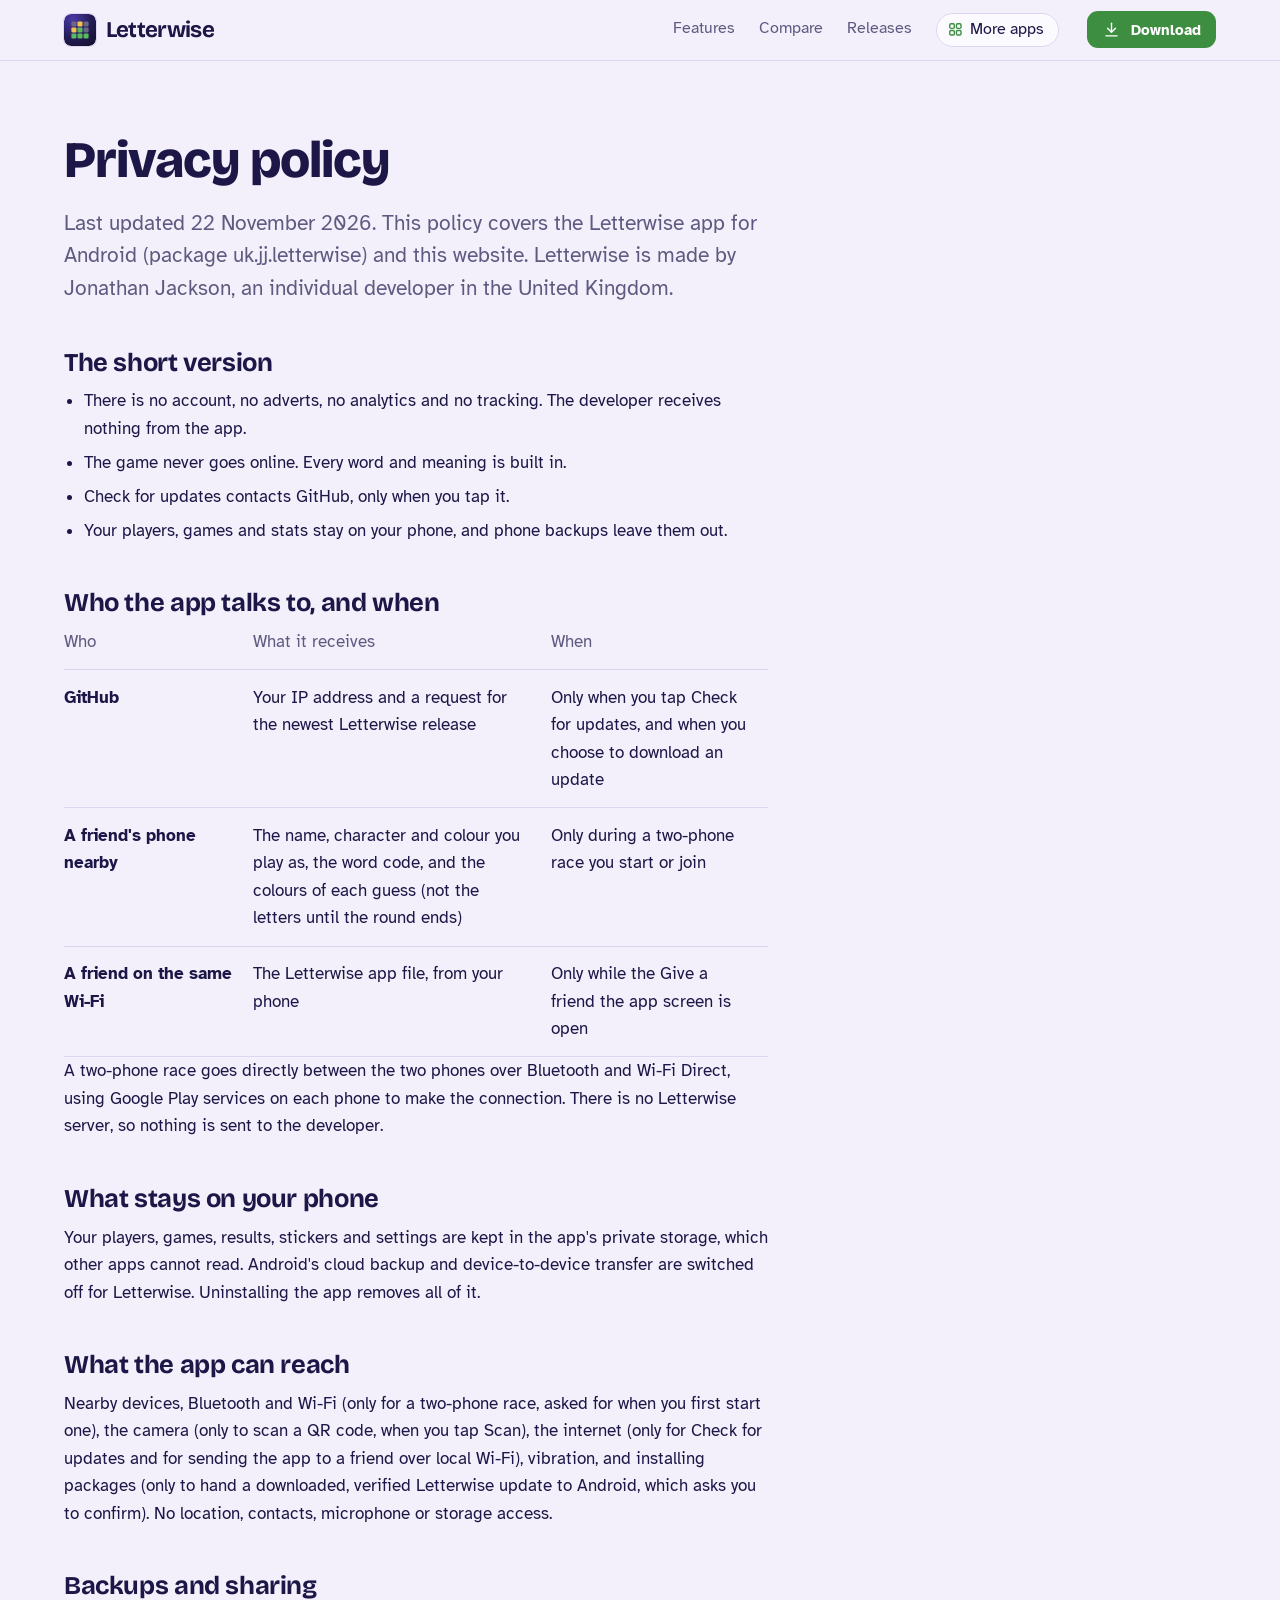
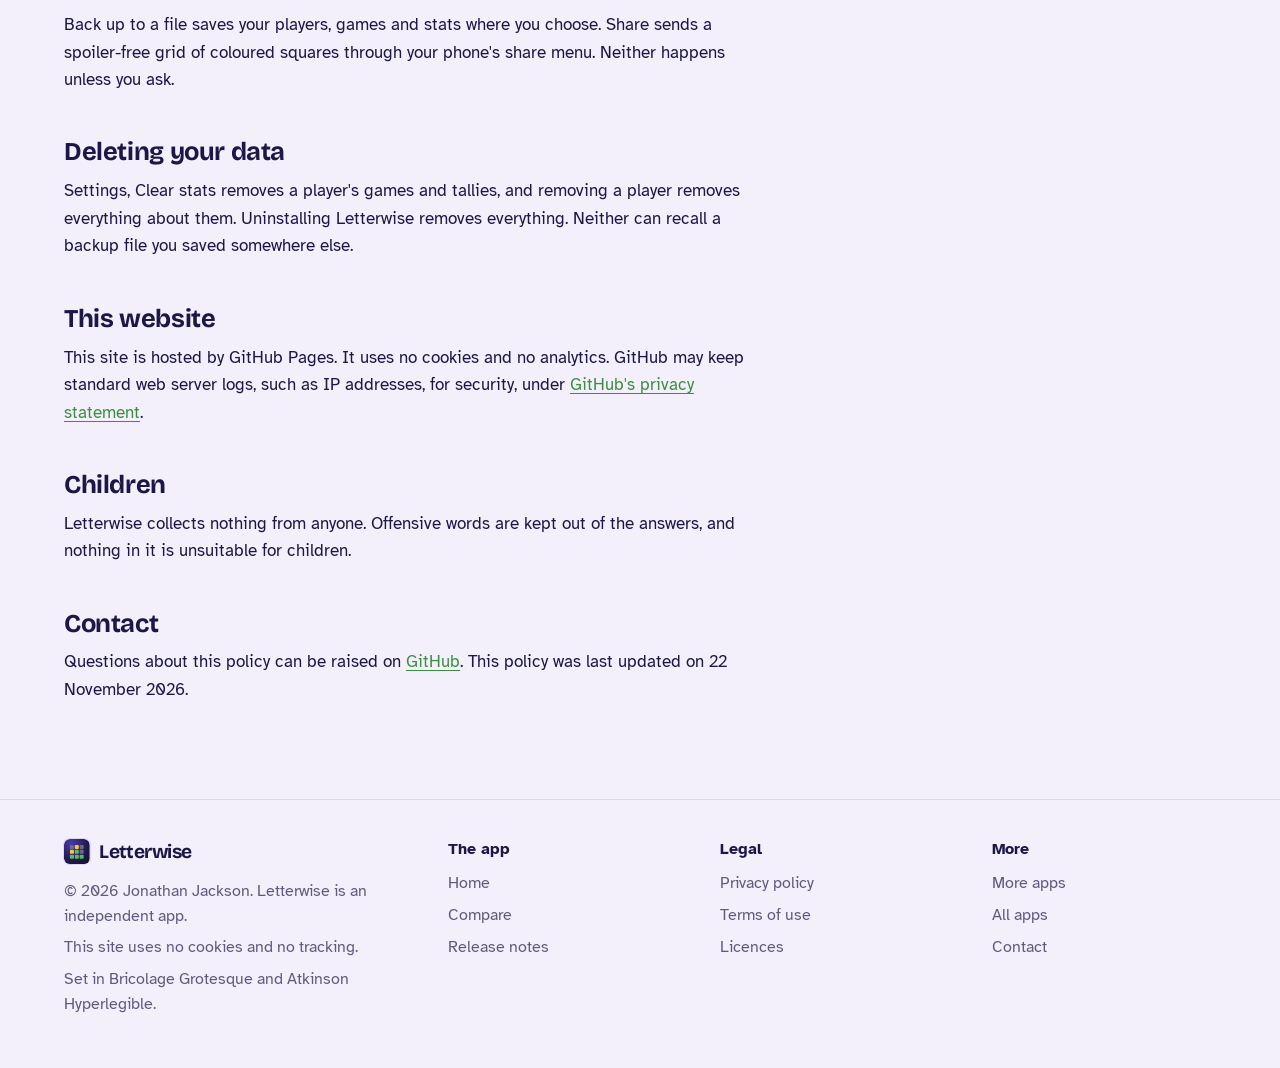
<file: privacy.html>
<!DOCTYPE html>
<html lang="en-GB">
<head>
<meta charset="utf-8">
<meta name="viewport" content="width=device-width, initial-scale=1">
<title>Letterwise privacy policy</title>
<meta name="description" content="What Letterwise does with your information: in short, it stays on your phone.">
<meta name="author" content="Jonathan Jackson">
<link rel="canonical" href="https://customgpter.github.io/letterwise/privacy.html">
<meta name="theme-color" content="#f3f0fb" media="(prefers-color-scheme: light)">
<meta name="theme-color" content="#120e2c" media="(prefers-color-scheme: dark)">
<meta property="og:type" content="website">
<meta property="og:site_name" content="Letterwise">
<meta property="og:title" content="Letterwise privacy policy">
<meta property="og:description" content="What Letterwise does with your information: in short, it stays on your phone.">
<meta property="og:url" content="https://customgpter.github.io/letterwise/privacy.html">
<meta property="og:image" content="https://customgpter.github.io/letterwise/assets/og.png">
<meta property="og:image:width" content="1200">
<meta property="og:image:height" content="630">
<meta property="og:image:alt" content="Letterwise&#x27;s home screen: the Daily Puzzle card, Classic with 4 to 7 letters and the other game modes">
<meta property="og:locale" content="en_GB">
<meta name="twitter:card" content="summary_large_image">
<link rel="icon" href="./assets/favicon.svg" type="image/svg+xml">
<link rel="apple-touch-icon" href="./assets/apple-touch-icon.png">
<link rel="preload" href="./assets/fonts/bricolage-grotesque-latin.woff2" as="font" type="font/woff2" crossorigin>
<link rel="preload" href="./assets/fonts/atkinson-hyperlegible-latin-400-normal.woff2" as="font" type="font/woff2" crossorigin>
<link rel="stylesheet" href="./assets/site.css?v=1">
<link rel="stylesheet" href="./assets/house.css?v=1">
<link rel="stylesheet" href="./assets/apps-list.css?v=1">
<script src="./assets/apps-list.js?v=1" defer></script>
</head>
<body>
<a class="skip" href="#main">Skip to content</a>
<header class="masthead">
<div class="wrap">
<a class="brand" href="./" aria-label="Letterwise home"><svg viewBox="0 0 108 108" aria-hidden="true"><defs><radialGradient id="lwg" cx="30" cy="18" r="120" gradientUnits="userSpaceOnUse"><stop offset="0" stop-color="#4A3AA6"/><stop offset=".5" stop-color="#241C57"/><stop offset="1" stop-color="#120F24"/></radialGradient></defs><rect width="108" height="108" rx="24" fill="url(#lwg)"/><rect x="25.0" y="25.0" width="17" height="17" rx="3.6" fill="#6C6985"/><rect x="45.5" y="25.0" width="17" height="17" rx="3.6" fill="#F2C24B"/><rect x="66.0" y="25.0" width="17" height="17" rx="3.6" fill="#6C6985"/><rect x="25.0" y="45.5" width="17" height="17" rx="3.6" fill="#F2C24B"/><rect x="45.5" y="45.5" width="17" height="17" rx="3.6" fill="#5CB85F"/><rect x="66.0" y="45.5" width="17" height="17" rx="3.6" fill="#6C6985"/><rect x="25.0" y="66.0" width="17" height="17" rx="3.6" fill="#5CB85F"/><rect x="45.5" y="66.0" width="17" height="17" rx="3.6" fill="#5CB85F"/><rect x="66.0" y="66.0" width="17" height="17" rx="3.6" fill="#5CB85F"/></svg><span>Letterwise</span></a>
<nav aria-label="Main"><ul><li><a href="./#features">Features</a></li><li><a href="./compare.html">Compare</a></li><li><a href="./releases.html">Releases</a></li><li><a class="more-apps" href="./more-apps.html"><svg class="ico" viewBox="0 0 24 24" aria-hidden="true"><rect x="4" y="4" width="6.5" height="6.5" rx="1.6"/><rect x="13.5" y="4" width="6.5" height="6.5" rx="1.6"/><rect x="4" y="13.5" width="6.5" height="6.5" rx="1.6"/><rect x="13.5" y="13.5" width="6.5" height="6.5" rx="1.6"/></svg>More apps</a></li></ul></nav>
<a class="button small" href="https://github.com/CustomGPTer/letterwise/releases/latest/download/Letterwise.apk"><svg class="ico" viewBox="0 0 24 24" aria-hidden="true"><path d="M12 4v11"/><path d="M7 10.5l5 5 5-5"/><path d="M5 20h14"/></svg>Download</a>
</div>
</header>
<main id="main" class="doc">
<div class="wrap">
<div class="measure">
<h1>Privacy policy</h1>
<p class="lede">Last updated 22 November 2026. This policy covers the Letterwise app for Android (package uk.jj.letterwise) and this website. Letterwise is made by Jonathan Jackson, an individual developer in the United Kingdom.</p>
<h2 id="short">The short version</h2><ul>
<li>There is no account, no adverts, no analytics and no tracking. The developer receives nothing from the app.</li>
<li>The game never goes online. Every word and meaning is built in.</li>
<li>Check for updates contacts GitHub, only when you tap it.</li>
<li>Your players, games and stats stay on your phone, and phone backups leave them out.</li>
</ul><h2 id="connections">Who the app talks to, and when</h2><table>
<thead><tr><th scope="col">Who</th><th scope="col">What it receives</th><th scope="col">When</th></tr></thead>
<tbody>
<tr><th scope="row">GitHub</th><td>Your IP address and a request for the newest Letterwise release</td><td>Only when you tap Check for updates, and when you choose to download an update</td></tr>
<tr><th scope="row">A friend's phone nearby</th><td>The name, character and colour you play as, the word code, and the colours of each guess (not the letters until the round ends)</td><td>Only during a two-phone race you start or join</td></tr>
<tr><th scope="row">A friend on the same Wi-Fi</th><td>The Letterwise app file, from your phone</td><td>Only while the Give a friend the app screen is open</td></tr>
</tbody>
</table>
<p>A two-phone race goes directly between the two phones over Bluetooth and Wi-Fi Direct, using Google Play services on each phone to make the connection. There is no Letterwise server, so nothing is sent to the developer.</p><h2 id="kept">What stays on your phone</h2><p>Your players, games, results, stickers and settings are kept in the app's private storage, which other apps cannot read. Android's cloud backup and device-to-device transfer are switched off for Letterwise. Uninstalling the app removes all of it.</p><h2 id="permissions">What the app can reach</h2><p>Nearby devices, Bluetooth and Wi-Fi (only for a two-phone race, asked for when you first start one), the camera (only to scan a QR code, when you tap Scan), the internet (only for Check for updates and for sending the app to a friend over local Wi-Fi), vibration, and installing packages (only to hand a downloaded, verified Letterwise update to Android, which asks you to confirm). No location, contacts, microphone or storage access.</p><h2 id="copies">Backups and sharing</h2><p>Back up to a file saves your players, games and stats where you choose. Share sends a spoiler-free grid of coloured squares through your phone's share menu. Neither happens unless you ask.</p><h2 id="deleting">Deleting your data</h2><p>Settings, Clear stats removes a player's games and tallies, and removing a player removes everything about them. Uninstalling Letterwise removes everything. Neither can recall a backup file you saved somewhere else.</p><h2 id="website">This website</h2><p>This site is hosted by GitHub Pages. It uses no cookies and no analytics. GitHub may keep standard web server logs, such as IP addresses, for security, under <a href="https://docs.github.com/en/site-policy/privacy-policies/github-general-privacy-statement">GitHub's privacy statement</a>.</p><h2 id="children">Children</h2><p>Letterwise collects nothing from anyone. Offensive words are kept out of the answers, and nothing in it is unsuitable for children.</p>
<h2 id="contact">Contact</h2>
<p>Questions about this policy can be raised on <a href="https://github.com/CustomGPTer/letterwise/issues">GitHub</a>. This policy was last updated on 22 November 2026.</p>
</div>
</div>
</main>
<footer class="colophon">
<div class="wrap">
<div>
<a class="brand" href="./" aria-label="Letterwise home"><svg viewBox="0 0 108 108" aria-hidden="true"><defs><radialGradient id="lwg" cx="30" cy="18" r="120" gradientUnits="userSpaceOnUse"><stop offset="0" stop-color="#4A3AA6"/><stop offset=".5" stop-color="#241C57"/><stop offset="1" stop-color="#120F24"/></radialGradient></defs><rect width="108" height="108" rx="24" fill="url(#lwg)"/><rect x="25.0" y="25.0" width="17" height="17" rx="3.6" fill="#6C6985"/><rect x="45.5" y="25.0" width="17" height="17" rx="3.6" fill="#F2C24B"/><rect x="66.0" y="25.0" width="17" height="17" rx="3.6" fill="#6C6985"/><rect x="25.0" y="45.5" width="17" height="17" rx="3.6" fill="#F2C24B"/><rect x="45.5" y="45.5" width="17" height="17" rx="3.6" fill="#5CB85F"/><rect x="66.0" y="45.5" width="17" height="17" rx="3.6" fill="#6C6985"/><rect x="25.0" y="66.0" width="17" height="17" rx="3.6" fill="#5CB85F"/><rect x="45.5" y="66.0" width="17" height="17" rx="3.6" fill="#5CB85F"/><rect x="66.0" y="66.0" width="17" height="17" rx="3.6" fill="#5CB85F"/></svg><span>Letterwise</span></a>
<p>&copy; 2026 Jonathan Jackson. Letterwise is an independent app.</p>
<p>This site uses no cookies and no tracking.</p>
<p>Set in Bricolage Grotesque and Atkinson Hyperlegible.</p>
</div>
<nav aria-label="The app"><h2>The app</h2><ul>
<li><a href="./">Home</a></li>
<li><a href="./compare.html">Compare</a></li>
<li><a href="./releases.html">Release notes</a></li>

</ul></nav>
<nav aria-label="Legal"><h2>Legal</h2><ul>
<li><a href="./privacy.html">Privacy policy</a></li>
<li><a href="./terms.html">Terms of use</a></li>
<li><a href="./licences.html">Licences</a></li>
</ul></nav>
<nav aria-label="More"><h2>More</h2><ul>
<li><a href="./more-apps.html">More apps</a></li>
<li><a href="https://customgpter.github.io/">All apps</a></li>
<li><a href="https://github.com/CustomGPTer/letterwise/issues">Contact</a></li>
</ul></nav>
</div>
</footer>
</body>
</html>
</file>
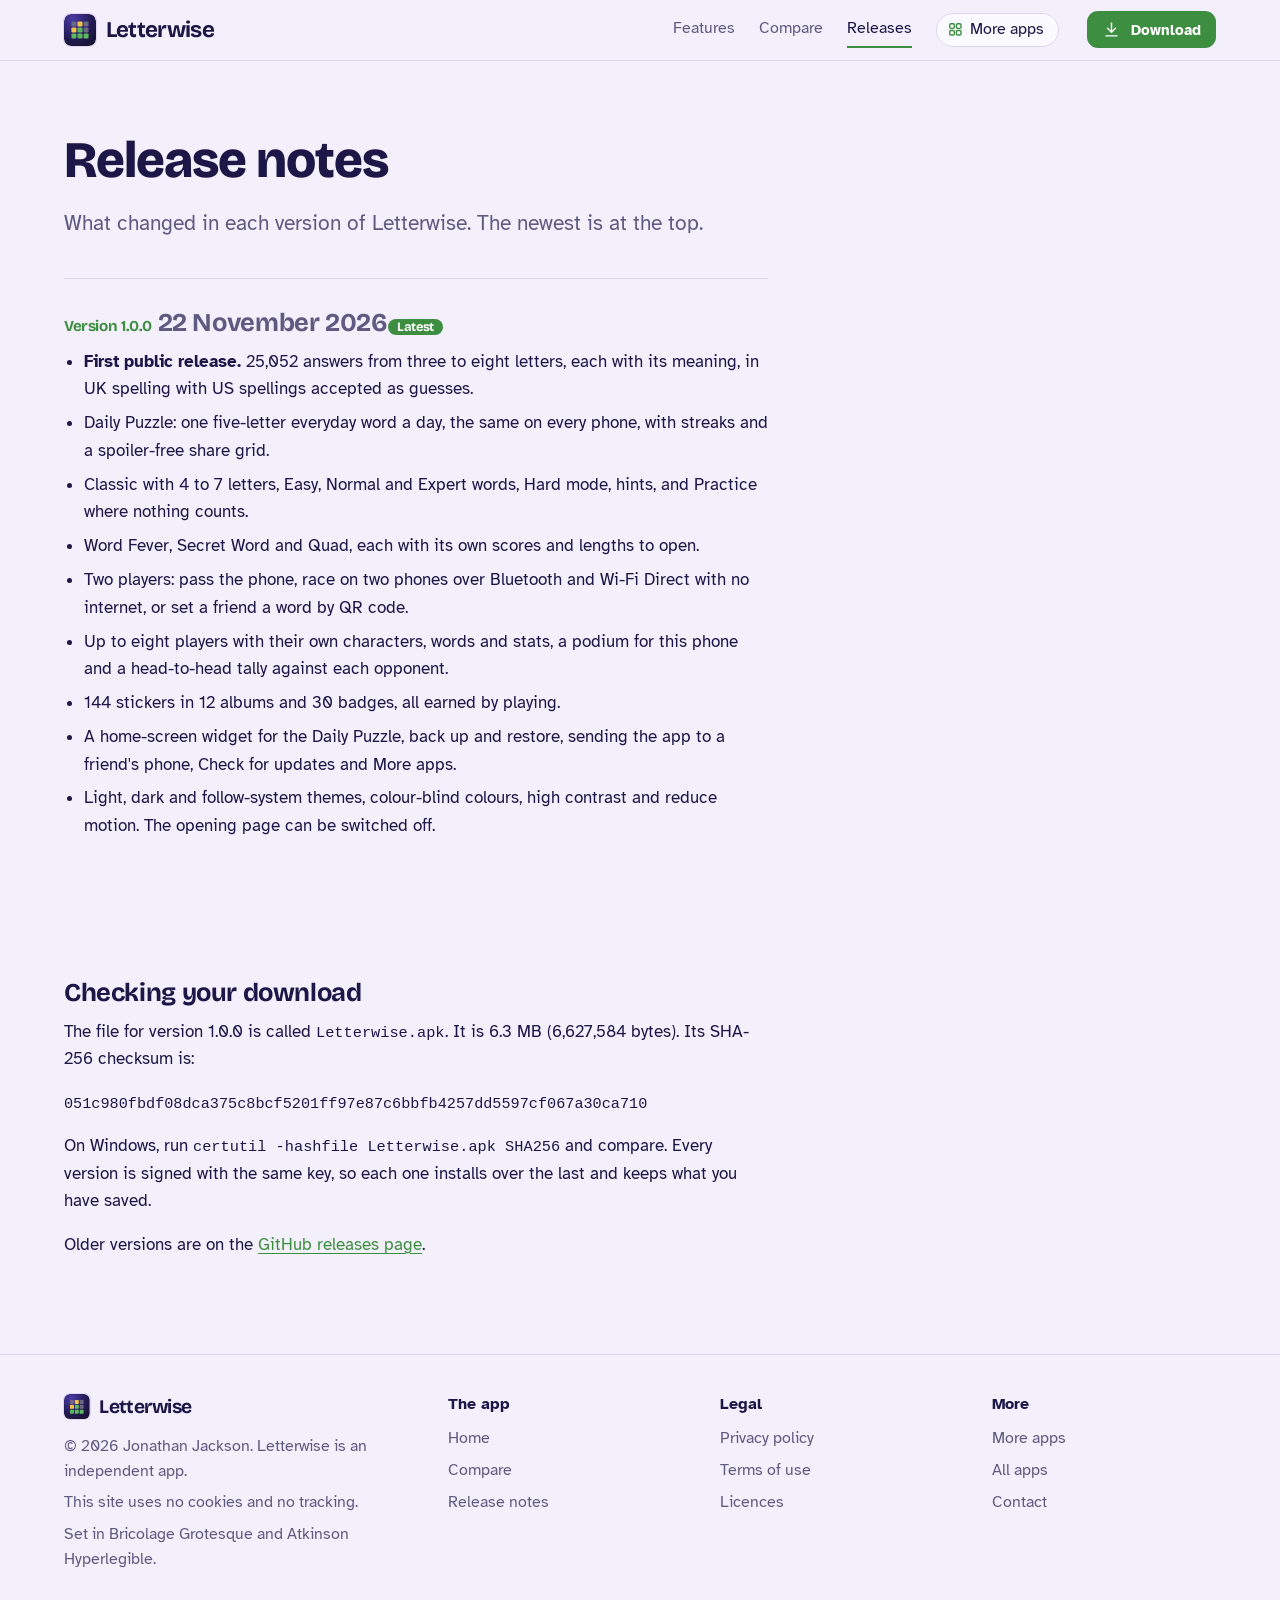
<file: releases.html>
<!DOCTYPE html>
<html lang="en-GB">
<head>
<meta charset="utf-8">
<meta name="viewport" content="width=device-width, initial-scale=1">
<title>Letterwise release notes</title>
<meta name="description" content="What changed in each version of Letterwise, with the file size and checksum to check your download.">
<meta name="author" content="Jonathan Jackson">
<link rel="canonical" href="https://customgpter.github.io/letterwise/releases.html">
<meta name="theme-color" content="#f3f0fb" media="(prefers-color-scheme: light)">
<meta name="theme-color" content="#120e2c" media="(prefers-color-scheme: dark)">
<meta property="og:type" content="website">
<meta property="og:site_name" content="Letterwise">
<meta property="og:title" content="Letterwise release notes">
<meta property="og:description" content="What changed in each version of Letterwise, with the file size and checksum to check your download.">
<meta property="og:url" content="https://customgpter.github.io/letterwise/releases.html">
<meta property="og:image" content="https://customgpter.github.io/letterwise/assets/og.png">
<meta property="og:image:width" content="1200">
<meta property="og:image:height" content="630">
<meta property="og:image:alt" content="Letterwise&#x27;s home screen: the Daily Puzzle card, Classic with 4 to 7 letters and the other game modes">
<meta property="og:locale" content="en_GB">
<meta name="twitter:card" content="summary_large_image">
<link rel="icon" href="./assets/favicon.svg" type="image/svg+xml">
<link rel="apple-touch-icon" href="./assets/apple-touch-icon.png">
<link rel="preload" href="./assets/fonts/bricolage-grotesque-latin.woff2" as="font" type="font/woff2" crossorigin>
<link rel="preload" href="./assets/fonts/atkinson-hyperlegible-latin-400-normal.woff2" as="font" type="font/woff2" crossorigin>
<link rel="stylesheet" href="./assets/site.css?v=1">
<link rel="stylesheet" href="./assets/house.css?v=1">
<link rel="stylesheet" href="./assets/apps-list.css?v=1">
<script src="./assets/apps-list.js?v=1" defer></script>
</head>
<body>
<a class="skip" href="#main">Skip to content</a>
<header class="masthead">
<div class="wrap">
<a class="brand" href="./" aria-label="Letterwise home"><svg viewBox="0 0 108 108" aria-hidden="true"><defs><radialGradient id="lwg" cx="30" cy="18" r="120" gradientUnits="userSpaceOnUse"><stop offset="0" stop-color="#4A3AA6"/><stop offset=".5" stop-color="#241C57"/><stop offset="1" stop-color="#120F24"/></radialGradient></defs><rect width="108" height="108" rx="24" fill="url(#lwg)"/><rect x="25.0" y="25.0" width="17" height="17" rx="3.6" fill="#6C6985"/><rect x="45.5" y="25.0" width="17" height="17" rx="3.6" fill="#F2C24B"/><rect x="66.0" y="25.0" width="17" height="17" rx="3.6" fill="#6C6985"/><rect x="25.0" y="45.5" width="17" height="17" rx="3.6" fill="#F2C24B"/><rect x="45.5" y="45.5" width="17" height="17" rx="3.6" fill="#5CB85F"/><rect x="66.0" y="45.5" width="17" height="17" rx="3.6" fill="#6C6985"/><rect x="25.0" y="66.0" width="17" height="17" rx="3.6" fill="#5CB85F"/><rect x="45.5" y="66.0" width="17" height="17" rx="3.6" fill="#5CB85F"/><rect x="66.0" y="66.0" width="17" height="17" rx="3.6" fill="#5CB85F"/></svg><span>Letterwise</span></a>
<nav aria-label="Main"><ul><li><a href="./#features">Features</a></li><li><a href="./compare.html">Compare</a></li><li><a href="./releases.html" aria-current="page">Releases</a></li><li><a class="more-apps" href="./more-apps.html"><svg class="ico" viewBox="0 0 24 24" aria-hidden="true"><rect x="4" y="4" width="6.5" height="6.5" rx="1.6"/><rect x="13.5" y="4" width="6.5" height="6.5" rx="1.6"/><rect x="4" y="13.5" width="6.5" height="6.5" rx="1.6"/><rect x="13.5" y="13.5" width="6.5" height="6.5" rx="1.6"/></svg>More apps</a></li></ul></nav>
<a class="button small" href="https://github.com/CustomGPTer/letterwise/releases/latest/download/Letterwise.apk"><svg class="ico" viewBox="0 0 24 24" aria-hidden="true"><path d="M12 4v11"/><path d="M7 10.5l5 5 5-5"/><path d="M5 20h14"/></svg>Download</a>
</div>
</header>
<main id="main" class="doc">
<div class="wrap">
<div class="measure">
<h1>Release notes</h1>
<p class="lede">What changed in each version of Letterwise. The newest is at the top.</p>
<section class="release" id="v1.0.0"><h2><span class="ver">Version 1.0.0</span> <span class="when">22 November 2026</span><span class="tag">Latest</span></h2><ul><li><b>First public release.</b> 25,052 answers from three to eight letters, each with its meaning, in UK spelling with US spellings accepted as guesses.</li><li>Daily Puzzle: one five-letter everyday word a day, the same on every phone, with streaks and a spoiler-free share grid.</li><li>Classic with 4 to 7 letters, Easy, Normal and Expert words, Hard mode, hints, and Practice where nothing counts.</li><li>Word Fever, Secret Word and Quad, each with its own scores and lengths to open.</li><li>Two players: pass the phone, race on two phones over Bluetooth and Wi-Fi Direct with no internet, or set a friend a word by QR code.</li><li>Up to eight players with their own characters, words and stats, a podium for this phone and a head-to-head tally against each opponent.</li><li>144 stickers in 12 albums and 30 badges, all earned by playing.</li><li>A home-screen widget for the Daily Puzzle, back up and restore, sending the app to a friend's phone, Check for updates and More apps.</li><li>Light, dark and follow-system themes, colour-blind colours, high contrast and reduce motion. The opening page can be switched off.</li></ul></section>
<h2 id="checking">Checking your download</h2>
<p>The file for version 1.0.0 is called <code>Letterwise.apk</code>. It is 6.3 MB (6,627,584 bytes). Its SHA-256 checksum is:</p>
<p><code class="sum">051c980fbdf08dca375c8bcf5201ff97e87c6bbfb4257dd5597cf067a30ca710</code></p>
<p>On Windows, run <code>certutil -hashfile Letterwise.apk SHA256</code> and compare. Every version is signed with the same key, so each one installs over the last and keeps what you have saved.</p>
<p>Older versions are on the <a href="https://github.com/CustomGPTer/letterwise/releases">GitHub releases page</a>.</p>
</div>
</div>
</main>
<footer class="colophon">
<div class="wrap">
<div>
<a class="brand" href="./" aria-label="Letterwise home"><svg viewBox="0 0 108 108" aria-hidden="true"><defs><radialGradient id="lwg" cx="30" cy="18" r="120" gradientUnits="userSpaceOnUse"><stop offset="0" stop-color="#4A3AA6"/><stop offset=".5" stop-color="#241C57"/><stop offset="1" stop-color="#120F24"/></radialGradient></defs><rect width="108" height="108" rx="24" fill="url(#lwg)"/><rect x="25.0" y="25.0" width="17" height="17" rx="3.6" fill="#6C6985"/><rect x="45.5" y="25.0" width="17" height="17" rx="3.6" fill="#F2C24B"/><rect x="66.0" y="25.0" width="17" height="17" rx="3.6" fill="#6C6985"/><rect x="25.0" y="45.5" width="17" height="17" rx="3.6" fill="#F2C24B"/><rect x="45.5" y="45.5" width="17" height="17" rx="3.6" fill="#5CB85F"/><rect x="66.0" y="45.5" width="17" height="17" rx="3.6" fill="#6C6985"/><rect x="25.0" y="66.0" width="17" height="17" rx="3.6" fill="#5CB85F"/><rect x="45.5" y="66.0" width="17" height="17" rx="3.6" fill="#5CB85F"/><rect x="66.0" y="66.0" width="17" height="17" rx="3.6" fill="#5CB85F"/></svg><span>Letterwise</span></a>
<p>&copy; 2026 Jonathan Jackson. Letterwise is an independent app.</p>
<p>This site uses no cookies and no tracking.</p>
<p>Set in Bricolage Grotesque and Atkinson Hyperlegible.</p>
</div>
<nav aria-label="The app"><h2>The app</h2><ul>
<li><a href="./">Home</a></li>
<li><a href="./compare.html">Compare</a></li>
<li><a href="./releases.html">Release notes</a></li>

</ul></nav>
<nav aria-label="Legal"><h2>Legal</h2><ul>
<li><a href="./privacy.html">Privacy policy</a></li>
<li><a href="./terms.html">Terms of use</a></li>
<li><a href="./licences.html">Licences</a></li>
</ul></nav>
<nav aria-label="More"><h2>More</h2><ul>
<li><a href="./more-apps.html">More apps</a></li>
<li><a href="https://customgpter.github.io/">All apps</a></li>
<li><a href="https://github.com/CustomGPTer/letterwise/issues">Contact</a></li>
</ul></nav>
</div>
</footer>
</body>
</html>
</file>
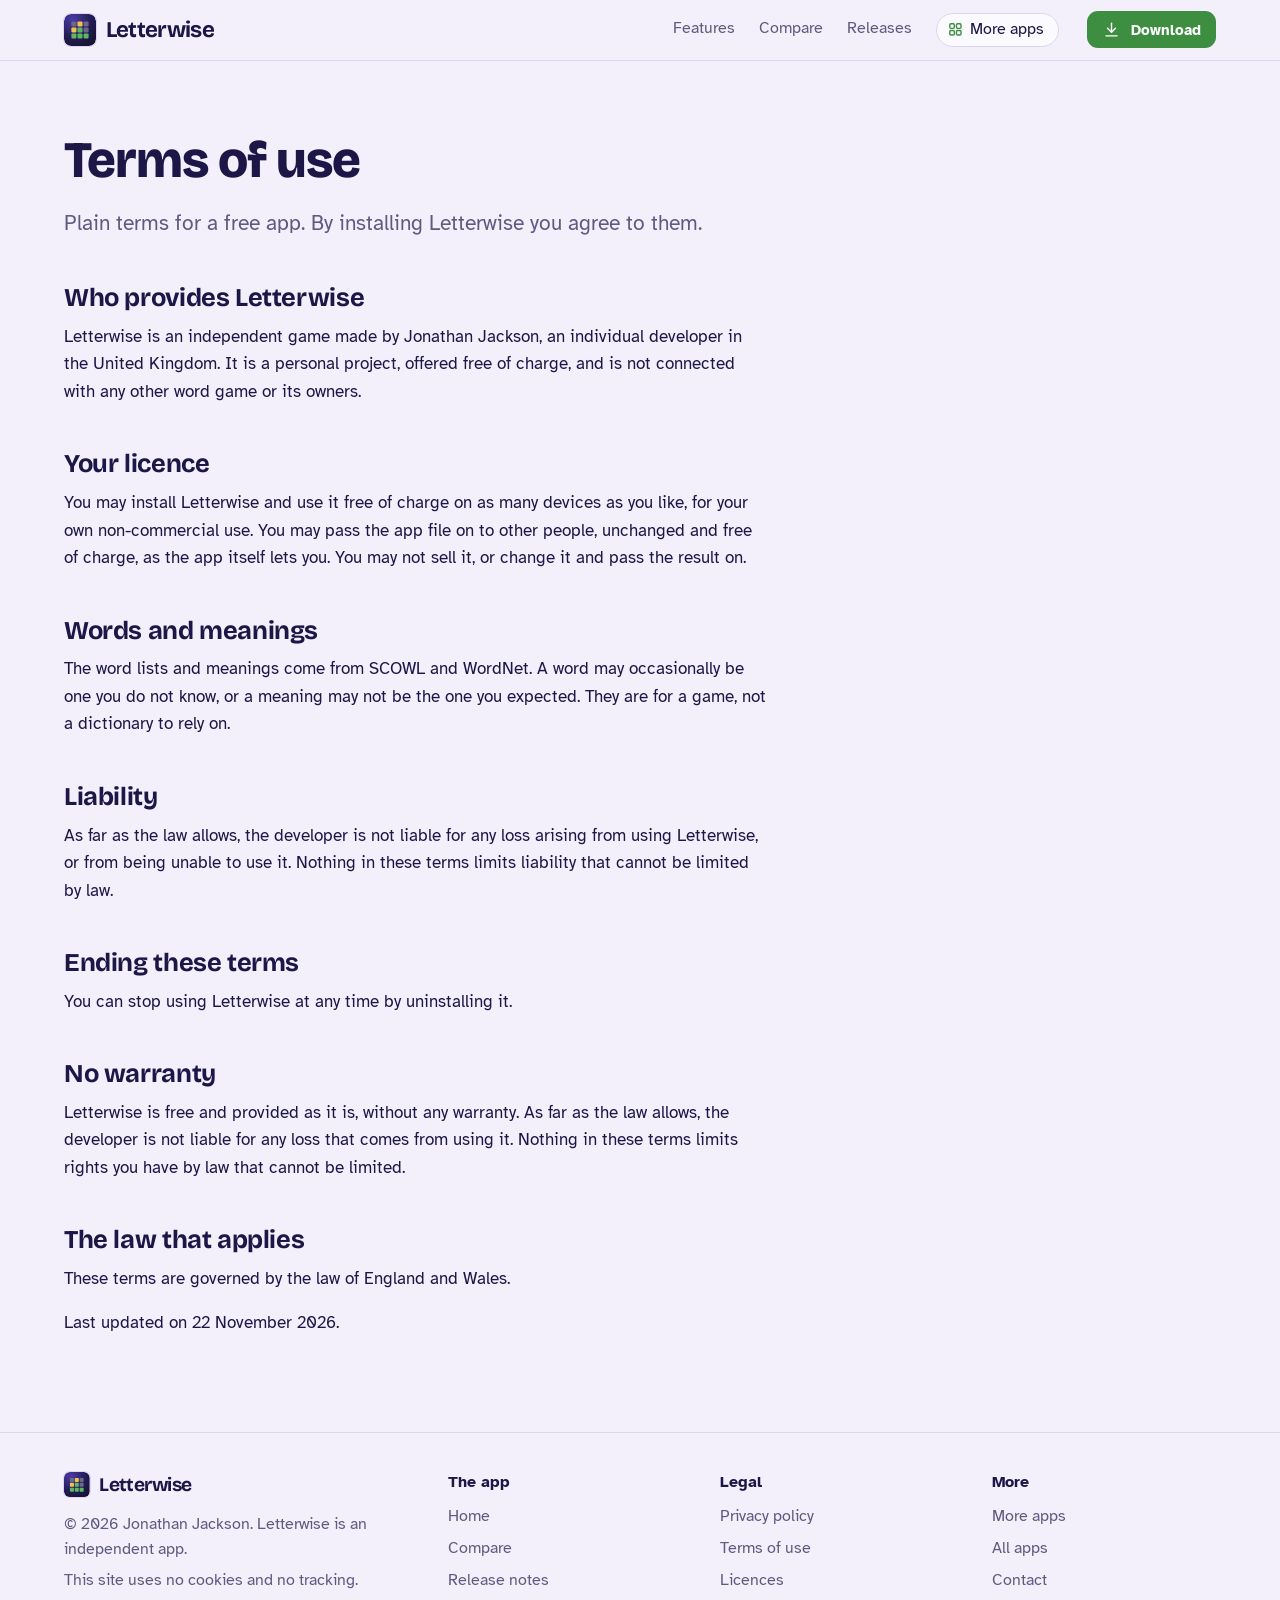
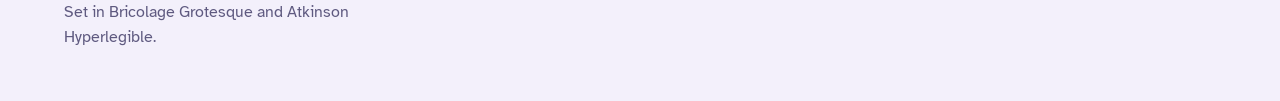
<file: terms.html>
<!DOCTYPE html>
<html lang="en-GB">
<head>
<meta charset="utf-8">
<meta name="viewport" content="width=device-width, initial-scale=1">
<title>Letterwise terms of use</title>
<meta name="description" content="The terms for using Letterwise.">
<meta name="author" content="Jonathan Jackson">
<link rel="canonical" href="https://customgpter.github.io/letterwise/terms.html">
<meta name="theme-color" content="#f3f0fb" media="(prefers-color-scheme: light)">
<meta name="theme-color" content="#120e2c" media="(prefers-color-scheme: dark)">
<meta property="og:type" content="website">
<meta property="og:site_name" content="Letterwise">
<meta property="og:title" content="Letterwise terms of use">
<meta property="og:description" content="The terms for using Letterwise.">
<meta property="og:url" content="https://customgpter.github.io/letterwise/terms.html">
<meta property="og:image" content="https://customgpter.github.io/letterwise/assets/og.png">
<meta property="og:image:width" content="1200">
<meta property="og:image:height" content="630">
<meta property="og:image:alt" content="Letterwise&#x27;s home screen: the Daily Puzzle card, Classic with 4 to 7 letters and the other game modes">
<meta property="og:locale" content="en_GB">
<meta name="twitter:card" content="summary_large_image">
<link rel="icon" href="./assets/favicon.svg" type="image/svg+xml">
<link rel="apple-touch-icon" href="./assets/apple-touch-icon.png">
<link rel="preload" href="./assets/fonts/bricolage-grotesque-latin.woff2" as="font" type="font/woff2" crossorigin>
<link rel="preload" href="./assets/fonts/atkinson-hyperlegible-latin-400-normal.woff2" as="font" type="font/woff2" crossorigin>
<link rel="stylesheet" href="./assets/site.css?v=1">
<link rel="stylesheet" href="./assets/house.css?v=1">
<link rel="stylesheet" href="./assets/apps-list.css?v=1">
<script src="./assets/apps-list.js?v=1" defer></script>
</head>
<body>
<a class="skip" href="#main">Skip to content</a>
<header class="masthead">
<div class="wrap">
<a class="brand" href="./" aria-label="Letterwise home"><svg viewBox="0 0 108 108" aria-hidden="true"><defs><radialGradient id="lwg" cx="30" cy="18" r="120" gradientUnits="userSpaceOnUse"><stop offset="0" stop-color="#4A3AA6"/><stop offset=".5" stop-color="#241C57"/><stop offset="1" stop-color="#120F24"/></radialGradient></defs><rect width="108" height="108" rx="24" fill="url(#lwg)"/><rect x="25.0" y="25.0" width="17" height="17" rx="3.6" fill="#6C6985"/><rect x="45.5" y="25.0" width="17" height="17" rx="3.6" fill="#F2C24B"/><rect x="66.0" y="25.0" width="17" height="17" rx="3.6" fill="#6C6985"/><rect x="25.0" y="45.5" width="17" height="17" rx="3.6" fill="#F2C24B"/><rect x="45.5" y="45.5" width="17" height="17" rx="3.6" fill="#5CB85F"/><rect x="66.0" y="45.5" width="17" height="17" rx="3.6" fill="#6C6985"/><rect x="25.0" y="66.0" width="17" height="17" rx="3.6" fill="#5CB85F"/><rect x="45.5" y="66.0" width="17" height="17" rx="3.6" fill="#5CB85F"/><rect x="66.0" y="66.0" width="17" height="17" rx="3.6" fill="#5CB85F"/></svg><span>Letterwise</span></a>
<nav aria-label="Main"><ul><li><a href="./#features">Features</a></li><li><a href="./compare.html">Compare</a></li><li><a href="./releases.html">Releases</a></li><li><a class="more-apps" href="./more-apps.html"><svg class="ico" viewBox="0 0 24 24" aria-hidden="true"><rect x="4" y="4" width="6.5" height="6.5" rx="1.6"/><rect x="13.5" y="4" width="6.5" height="6.5" rx="1.6"/><rect x="4" y="13.5" width="6.5" height="6.5" rx="1.6"/><rect x="13.5" y="13.5" width="6.5" height="6.5" rx="1.6"/></svg>More apps</a></li></ul></nav>
<a class="button small" href="https://github.com/CustomGPTer/letterwise/releases/latest/download/Letterwise.apk"><svg class="ico" viewBox="0 0 24 24" aria-hidden="true"><path d="M12 4v11"/><path d="M7 10.5l5 5 5-5"/><path d="M5 20h14"/></svg>Download</a>
</div>
</header>
<main id="main" class="doc">
<div class="wrap">
<div class="measure">
<h1>Terms of use</h1>
<p class="lede">Plain terms for a free app. By installing Letterwise you agree to them.</p>
<h2 id="who">Who provides Letterwise</h2><p>Letterwise is an independent game made by Jonathan Jackson, an individual developer in the United Kingdom. It is a personal project, offered free of charge, and is not connected with any other word game or its owners.</p><h2 id="licence">Your licence</h2><p>You may install Letterwise and use it free of charge on as many devices as you like, for your own non-commercial use. You may pass the app file on to other people, unchanged and free of charge, as the app itself lets you. You may not sell it, or change it and pass the result on.</p><h2 id="words">Words and meanings</h2><p>The word lists and meanings come from SCOWL and WordNet. A word may occasionally be one you do not know, or a meaning may not be the one you expected. They are for a game, not a dictionary to rely on.</p><h2 id="liability">Liability</h2><p>As far as the law allows, the developer is not liable for any loss arising from using Letterwise, or from being unable to use it. Nothing in these terms limits liability that cannot be limited by law.</p><h2 id="ending">Ending these terms</h2><p>You can stop using Letterwise at any time by uninstalling it.</p>
<h2 id="no-warranty">No warranty</h2>
<p>Letterwise is free and provided as it is, without any warranty. As far as the law allows, the developer is not liable for any loss that comes from using it. Nothing in these terms limits rights you have by law that cannot be limited.</p>
<h2 id="governing">The law that applies</h2>
<p>These terms are governed by the law of England and Wales.</p>
<p>Last updated on 22 November 2026.</p>
</div>
</div>
</main>
<footer class="colophon">
<div class="wrap">
<div>
<a class="brand" href="./" aria-label="Letterwise home"><svg viewBox="0 0 108 108" aria-hidden="true"><defs><radialGradient id="lwg" cx="30" cy="18" r="120" gradientUnits="userSpaceOnUse"><stop offset="0" stop-color="#4A3AA6"/><stop offset=".5" stop-color="#241C57"/><stop offset="1" stop-color="#120F24"/></radialGradient></defs><rect width="108" height="108" rx="24" fill="url(#lwg)"/><rect x="25.0" y="25.0" width="17" height="17" rx="3.6" fill="#6C6985"/><rect x="45.5" y="25.0" width="17" height="17" rx="3.6" fill="#F2C24B"/><rect x="66.0" y="25.0" width="17" height="17" rx="3.6" fill="#6C6985"/><rect x="25.0" y="45.5" width="17" height="17" rx="3.6" fill="#F2C24B"/><rect x="45.5" y="45.5" width="17" height="17" rx="3.6" fill="#5CB85F"/><rect x="66.0" y="45.5" width="17" height="17" rx="3.6" fill="#6C6985"/><rect x="25.0" y="66.0" width="17" height="17" rx="3.6" fill="#5CB85F"/><rect x="45.5" y="66.0" width="17" height="17" rx="3.6" fill="#5CB85F"/><rect x="66.0" y="66.0" width="17" height="17" rx="3.6" fill="#5CB85F"/></svg><span>Letterwise</span></a>
<p>&copy; 2026 Jonathan Jackson. Letterwise is an independent app.</p>
<p>This site uses no cookies and no tracking.</p>
<p>Set in Bricolage Grotesque and Atkinson Hyperlegible.</p>
</div>
<nav aria-label="The app"><h2>The app</h2><ul>
<li><a href="./">Home</a></li>
<li><a href="./compare.html">Compare</a></li>
<li><a href="./releases.html">Release notes</a></li>

</ul></nav>
<nav aria-label="Legal"><h2>Legal</h2><ul>
<li><a href="./privacy.html">Privacy policy</a></li>
<li><a href="./terms.html">Terms of use</a></li>
<li><a href="./licences.html">Licences</a></li>
</ul></nav>
<nav aria-label="More"><h2>More</h2><ul>
<li><a href="./more-apps.html">More apps</a></li>
<li><a href="https://customgpter.github.io/">All apps</a></li>
<li><a href="https://github.com/CustomGPTer/letterwise/issues">Contact</a></li>
</ul></nav>
</div>
</footer>
</body>
</html>
</file>
<file: assets/site.css>
@font-face{font-family:"Bricolage Grotesque";src:url("fonts/bricolage-grotesque-latin.woff2") format("woff2");font-weight:200 800;font-style:normal;font-display:swap}
@font-face{font-family:"Atkinson Hyperlegible";src:url("fonts/atkinson-hyperlegible-latin-400-normal.woff2") format("woff2");font-weight:400;font-style:normal;font-display:swap}
@font-face{font-family:"Atkinson Hyperlegible";src:url("fonts/atkinson-hyperlegible-latin-700-normal.woff2") format("woff2");font-weight:700;font-style:normal;font-display:swap}

/* Daylight page, night-time camera. The lamp colour is kept for the one thing to press and for what the camera has seen. */
:root{
  --page:#f2f5f9; --panel:#ffffff; --raised:#e8edf3; --ink:#0d1a2b; --soft:#465468; --rule:#d2dae4;
  --accent:#0a6a55; --accent-ink:#ffffff; --warn:#8a5200; --rec:#d3302f;
  --lamp:#ffb347; --lamp-ink:#231400; --lamp-text:#8a5200;
  --night:#09111e; --night-2:#111d30; --night-3:#1a2a43; --night-ink:#eaf0f8; --night-soft:#9fb0c7; --night-rule:#24364f; --iris:#55d6ab;
  --display:"Bricolage Grotesque","Atkinson Hyperlegible",system-ui,sans-serif;
  --sans:"Atkinson Hyperlegible",system-ui,-apple-system,"Segoe UI",Roboto,sans-serif;
  --mono:ui-monospace,SFMono-Regular,Menlo,Consolas,"Liberation Mono",monospace;
  color-scheme:light dark;
}
@media (prefers-color-scheme:dark){
  :root{--page:#0a111b; --panel:#111a27; --raised:#182434; --ink:#e9eef5; --soft:#a0aec0; --rule:#243247;
    --accent:#55d6ab; --accent-ink:#00281d; --warn:#ffb347; --rec:#ff6163; --lamp-text:#ffb347}
}

*,*::before,*::after{box-sizing:border-box}
html{-webkit-text-size-adjust:100%;scroll-behavior:smooth;scroll-padding-top:5.5rem}
@media (prefers-reduced-motion:reduce){html{scroll-behavior:auto}}
body{margin:0;background:var(--page);color:var(--ink);font:400 1.0625rem/1.62 var(--sans);text-rendering:optimizeLegibility;-webkit-font-smoothing:antialiased}
img,svg{max-width:100%;display:block}
a{color:var(--accent);text-decoration-thickness:.07em;text-underline-offset:.2em}
a:hover{text-decoration-thickness:.13em}
:focus-visible{outline:3px solid var(--lamp);outline-offset:3px;border-radius:6px}
code{font:.9em/1 var(--mono);overflow-wrap:anywhere}
h1,h2,h3{font-family:var(--display);font-weight:700;letter-spacing:-.015em;line-height:1.08;margin:0;text-wrap:balance}
p{margin:0 0 1rem}
.skip{position:absolute;left:-999px;top:0;background:var(--ink);color:var(--page);padding:.6rem 1rem;z-index:30;border-radius:0 0 8px 0}
.skip:focus{left:0}
.sr{position:absolute;width:1px;height:1px;overflow:hidden;clip-path:inset(50%);white-space:nowrap}
.wrap{width:min(72rem,100% - 2.5rem);margin-inline:auto}
.measure{max-width:44rem}
.ico{width:1.25em;height:1.25em;flex:none;fill:none;stroke:currentColor;stroke-width:1.75;stroke-linecap:round;stroke-linejoin:round}

/* ---------- masthead */
.masthead{position:sticky;top:0;z-index:20;background:color-mix(in srgb,var(--page) 88%,transparent);-webkit-backdrop-filter:blur(14px) saturate(1.3);backdrop-filter:blur(14px) saturate(1.3);border-bottom:1px solid var(--rule)}
.masthead .wrap{display:flex;flex-wrap:wrap;align-items:center;gap:.35rem 1.75rem;padding-block:.7rem}
.brand{display:inline-flex;align-items:center;gap:.6rem;font:700 1.4rem/1 var(--display);letter-spacing:-.03em;color:var(--ink);text-decoration:none;margin-right:auto}
.brand svg{width:2rem;height:2rem;flex:none;border-radius:.5rem;box-shadow:0 0 0 1px var(--rule)}
.masthead nav ul{display:flex;flex-wrap:wrap;align-items:center;gap:.15rem 1.5rem;list-style:none;margin:0;padding:0;font-size:1rem;line-height:1.3}
.masthead nav a{display:inline-flex;align-items:center;gap:.4rem;color:var(--soft);text-decoration:none;padding-block:.45rem;border-bottom:2px solid transparent}
.masthead nav a:hover{color:var(--ink)}
.masthead nav a[aria-current="page"]{color:var(--ink);border-bottom-color:var(--lamp)}
.masthead nav a.more-apps{color:var(--ink);border:1px solid var(--rule);border-radius:999px;padding:.34rem .85rem .34rem .65rem;background:var(--panel)}
.masthead nav a.more-apps .ico{width:1.05em;height:1.05em;color:var(--accent);stroke-width:2}
.masthead nav a.more-apps:hover,.masthead nav a.more-apps[aria-current="page"]{border-color:var(--accent)}
.button{display:inline-flex;align-items:center;gap:.6rem;background:var(--lamp);color:var(--lamp-ink);font:700 1.08rem/1.2 var(--sans);text-decoration:none;padding:.95rem 1.5rem;border-radius:14px;box-shadow:0 1px 0 rgba(255,255,255,.45) inset,0 12px 24px -14px rgba(138,82,0,.9)}
.button:hover{background:#ffc56e}
.button:active{transform:translateY(1px)}
.button.small{font-size:.95rem;padding:.55rem .95rem;border-radius:11px;box-shadow:none}
.button.quiet{background:none;box-shadow:none;border:1px solid var(--rule);color:var(--ink)}
.button.quiet:hover{border-color:var(--ink);background:none}
@media (max-width:52rem){
  .masthead nav{order:3;flex:1 0 100%}
  .masthead nav ul{gap:.1rem .85rem;font-size:.95rem}
  .masthead nav .wide{display:none}
}
@media (max-width:24rem){.masthead nav a.more-apps .ico{display:none}.masthead nav a.more-apps{padding-inline:.7rem}}

/* ---------- hero */
.hero{padding-block:clamp(2.2rem,6vw,4.75rem) clamp(2.5rem,6vw,4.5rem);overflow:hidden}
.hero-grid{display:grid;gap:clamp(2.25rem,5vw,4rem);align-items:center}
@media (min-width:62rem){.hero-grid{grid-template-columns:minmax(0,11fr) minmax(0,10fr)}}
.hero h1{font-size:clamp(2.6rem,6vw,4.25rem);font-weight:800;line-height:1;letter-spacing:-.022em;margin-bottom:1.5rem}
.lede{font-size:clamp(1.14rem,2vw,1.3rem);line-height:1.55;color:var(--soft);margin:0 0 1rem;max-width:34rem}
.get{display:flex;flex-wrap:wrap;align-items:center;gap:.9rem 1.5rem;margin:1.8rem 0 1.1rem}
.get .aside{font-weight:700;color:var(--ink)}
.facts{font-size:.98rem;line-height:1.5;color:var(--soft);margin:0 0 .5rem;max-width:36rem}
.pills{display:flex;flex-wrap:wrap;gap:.45rem;list-style:none;margin:0 0 1rem;padding:0;font-size:.95rem}
.pills li{border:1px solid var(--rule);border-radius:999px;padding:.22rem .8rem;background:var(--panel);color:var(--soft)}

/* the monitor: the camera's view, the day beneath it, and the alert it sends */
.monitor{position:relative;max-width:36rem;margin-inline:auto;width:100%;padding-bottom:3.1rem}
@media (min-width:62rem){.monitor{margin-inline:auto 0}}
.screen{position:relative;background:var(--night);border-radius:22px;padding:.6rem;box-shadow:0 0 0 1px var(--night-rule),0 30px 60px -30px rgba(9,17,30,.75)}
.cam{position:relative;border-radius:15px;overflow:hidden;aspect-ratio:16/10;background:#0b1626}
.cam svg{width:100%;height:100%}
.cam text{font:700 15px var(--sans);fill:#231400}
.hud{position:absolute;display:inline-flex;align-items:center;gap:.4rem;font:700 .76rem/1 var(--sans);color:var(--night-ink);background:rgba(6,12,22,.62);border-radius:999px;padding:.38rem .65rem;letter-spacing:.01em}
.hud i{width:.5rem;height:.5rem;border-radius:50%;background:var(--iris)}
.hud.watching{left:.7rem;top:.7rem}
.hud.rec{right:.7rem;top:.7rem}
.hud.rec i{background:#ff5a5c}
.hud.stamp{left:.7rem;bottom:.7rem;font:400 .74rem/1 var(--mono);border-radius:6px;color:#d5deea}
.hud.place{right:.7rem;bottom:.7rem;border-radius:6px;font-weight:400;color:#d5deea}
.day{padding:.85rem .55rem 2rem;color:var(--night-soft);font-size:.8rem;line-height:1.2}
.day-head{display:flex;justify-content:space-between;margin-bottom:.6rem}
.day-head b{color:var(--night-ink)}
.track{position:relative;height:1.5rem;border-radius:7px;background:repeating-linear-gradient(90deg,var(--night-3) 0 1px,transparent 1px calc(100% / 24)),var(--night-2);box-shadow:inset 0 0 0 1px var(--night-rule)}
.ev{position:absolute;top:3px;bottom:3px;width:max(5px,1.1%);border-radius:3px;background:var(--iris);left:var(--at)}
.ev.seen{background:var(--lamp)}
.now{position:absolute;top:-4px;bottom:-4px;left:var(--at);width:2px;background:var(--night-ink);border-radius:2px}
.hours{display:flex;justify-content:space-between;margin-top:.4rem;font-size:.72rem}
.alert{position:absolute;right:-.4rem;bottom:0;display:flex;align-items:center;gap:.75rem;width:min(19rem,88%);background:var(--panel);color:var(--ink);border:1px solid var(--rule);border-radius:16px;padding:.65rem .8rem;box-shadow:0 18px 36px -18px rgba(9,17,30,.55)}
.alert .thumb{flex:none;width:3.1rem;height:3.1rem;border-radius:10px;background:linear-gradient(160deg,#16263d,#0b1626);position:relative;overflow:hidden}
.alert .thumb::before{content:"";position:absolute;left:50%;bottom:0;width:38%;height:62%;translate:-50% 0;border-radius:40% 40% 0 0;background:#6f86a6}
.alert .thumb::after{content:"";position:absolute;left:50%;top:14%;width:26%;aspect-ratio:1;translate:-50% 0;border-radius:50%;background:#8ea4c2}
.alert b{display:block;font-size:.98rem;line-height:1.25}
.alert span{display:block;font-size:.86rem;color:var(--soft);line-height:1.3}
.alert .dot{flex:none;width:.6rem;height:.6rem;border-radius:50%;background:var(--lamp);margin-left:auto;box-shadow:0 0 0 4px color-mix(in srgb,var(--lamp) 25%,transparent)}
@media (max-width:26rem){.alert{right:0}}
@media (prefers-reduced-motion:no-preference){
  .cam .spill{animation:vg-in .9s ease-out .25s both}
  .cam .who{animation:vg-step .9s cubic-bezier(.2,.8,.25,1) .9s both}
  .cam .mark{animation:vg-lock .45s cubic-bezier(.3,1.4,.5,1) 1.7s both;transform-box:fill-box;transform-origin:center}
  .hud.rec{animation:vg-in .3s ease-out 2.05s both}
  .hud.rec i{animation:vg-blink 1.2s steps(2,jump-none) 2.3s 4}
  .ev.seen,.now{animation:vg-pop .4s cubic-bezier(.3,1.5,.5,1) 2.4s both}
  .alert{animation:vg-rise .6s cubic-bezier(.2,.8,.25,1) 2.9s both}
  @keyframes vg-in{from{opacity:0}to{opacity:1}}
  @keyframes vg-step{from{opacity:0;transform:translateX(18px)}to{opacity:1;transform:none}}
  @keyframes vg-lock{from{opacity:0;transform:scale(1.12)}to{opacity:1;transform:none}}
  @keyframes vg-blink{from{opacity:1}to{opacity:.25}}
  @keyframes vg-pop{from{opacity:0;transform:scaleY(.2)}to{opacity:1;transform:none}}
  @keyframes vg-rise{from{opacity:0;transform:translateY(14px)}to{opacity:1;transform:none}}
}

/* ---------- sections */
section{padding-block:clamp(3rem,7vw,5.5rem)}
section + section{border-top:1px solid var(--rule)}
h2{font-size:clamp(1.8rem,3.6vw,2.6rem);margin-bottom:.9rem}
h3{font:700 1.1rem/1.3 var(--sans);letter-spacing:0;margin:0 0 .3rem}
.intro{color:var(--soft);max-width:40rem;margin-bottom:2.2rem;font-size:1.1rem}

.promises{padding-block:0;border-block:1px solid var(--rule);background:var(--panel)}
.promises ul{list-style:none;margin:0;padding:0;display:grid;grid-template-columns:repeat(auto-fit,minmax(min(100%,14rem),1fr))}
.promises li{display:flex;gap:.8rem;align-items:flex-start;padding:1.4rem 1.5rem 1.4rem 0}
.promises .ico{width:1.6rem;height:1.6rem;color:var(--accent);margin-top:.1rem}
.promises b{display:block;line-height:1.3}
.promises span{color:var(--soft);font-size:.96rem;line-height:1.45;display:block}
.hero + .promises{border-top:1px solid var(--rule)}

.steps{list-style:none;counter-reset:s;margin:0;padding:0;display:grid;gap:1.25rem}
@media (min-width:52rem){.steps{grid-template-columns:repeat(3,minmax(0,1fr))}}
.steps li{counter-increment:s;background:var(--panel);border:1px solid var(--rule);border-radius:18px;padding:1.4rem 1.4rem 1.5rem}
.steps li::before{content:counter(s);display:grid;place-items:center;width:2rem;height:2rem;border-radius:50%;background:var(--ink);color:var(--page);font:700 1rem/1 var(--display);margin-bottom:1rem}
.steps p{margin:0;color:var(--soft)}

.notices{display:grid;gap:1.25rem}
@media (min-width:52rem){.notices{grid-template-columns:repeat(2,minmax(0,1fr))}}
.sense{background:var(--night);color:var(--night-ink);border-radius:20px;padding:1.5rem 1.5rem 1.6rem;box-shadow:0 0 0 1px var(--night-rule)}
.sense h3{font:700 1.35rem/1.2 var(--display);letter-spacing:-.02em;margin-bottom:.35rem}
.sense p{color:var(--night-soft);margin-bottom:1.1rem}
.chips{display:flex;flex-wrap:wrap;gap:.5rem;list-style:none;margin:0;padding:0}
.chips li{display:inline-flex;align-items:center;gap:.45rem;border:1px solid var(--night-rule);background:var(--night-2);border-radius:10px;padding:.42rem .75rem .42rem .6rem;font-size:.98rem;line-height:1.2}
.chips .ico{color:var(--lamp)}

.groups{display:grid;gap:0}
.group{display:grid;gap:.4rem 3rem;padding-block:1.6rem;border-top:1px solid var(--rule)}
.group:last-child{border-bottom:1px solid var(--rule)}
@media (min-width:56rem){.group{grid-template-columns:13rem minmax(0,1fr)}}
.group > h3{font:700 1.3rem/1.2 var(--display);letter-spacing:-.02em;color:var(--ink)}
.group dl{margin:0;display:grid;gap:1.1rem 2.5rem}
@media (min-width:40rem){.group dl{grid-template-columns:repeat(2,minmax(0,1fr))}}
.group dt{font-weight:700;line-height:1.35}
.group dd{margin:.2rem 0 0;color:var(--soft)}

.setups{display:grid;gap:1.25rem}
@media (min-width:52rem){.setups{grid-template-columns:repeat(2,minmax(0,1fr))}}
.setup{background:var(--panel);border:1px solid var(--rule);border-radius:20px;padding:1.5rem}
.setup h3{font:700 1.35rem/1.2 var(--display);letter-spacing:-.02em;margin-bottom:.9rem}
.setup .kit{display:flex;align-items:center;gap:.6rem;color:var(--soft);font-size:.95rem;margin-bottom:1rem}
.setup .kit .ico{width:1.9rem;height:1.9rem;color:var(--ink);stroke-width:1.5}
.setup .kit .to{width:1.2rem;height:1.2rem;color:var(--soft)}
.ticks{list-style:none;margin:0;padding:0;display:grid;gap:.5rem}
.ticks li{position:relative;padding-left:1.7rem;color:var(--soft)}
.ticks li::before{content:"";position:absolute;left:.15rem;top:.42em;width:.75rem;height:.42rem;border-left:2.5px solid var(--accent);border-bottom:2.5px solid var(--accent);rotate:-45deg}

.modes{list-style:none;margin:0;padding:0;display:grid;gap:1.25rem}
@media (min-width:52rem){.modes{grid-template-columns:repeat(3,minmax(0,1fr))}}
.modes li{border-top:3px solid var(--ink);padding-top:1rem}
.modes p{color:var(--soft);margin:0}

.scroll{overflow-x:auto}
table{width:100%;border-collapse:collapse}
th,td{text-align:left;vertical-align:top;padding:.85rem 1.2rem .85rem 0;border-top:1px solid var(--rule)}
thead th{border-top:0;color:var(--soft);font-weight:400;padding-top:0}
tbody th{font-weight:700;min-width:11rem}
tr:last-child>*{border-bottom:1px solid var(--rule)}
.after-table{margin-top:1.5rem}
/* On a phone a table becomes a stack: the row's name, then its cells side by side. */
@media (max-width:40rem){
  table:not(.cmp),table:not(.cmp) thead,table:not(.cmp) tbody{display:block}
  table:not(.cmp) tr{display:flex;flex-wrap:wrap;gap:.3rem 1.1rem;padding:.9rem 0;border-top:1px solid var(--rule)}
  table:not(.cmp) thead tr{border-top:0;padding-top:0}
  table:not(.cmp) tbody tr:last-child{border-bottom:1px solid var(--rule)}
  table:not(.cmp) th,table:not(.cmp) td{display:block;border:0;padding:0;flex:1 1 0;min-width:0;overflow-wrap:break-word}
  table:not(.cmp) tr>:first-child{flex:0 0 100%;min-width:0}
}

.plain{list-style:none;margin:0;padding:0;display:grid;gap:1.6rem 3rem}
@media (min-width:52rem){.plain{grid-template-columns:repeat(3,minmax(0,1fr))}}
.plain p{color:var(--soft);margin:0}

.faq{display:grid;gap:0 3rem;align-items:start}
@media (min-width:56rem){.faq{grid-template-columns:repeat(2,minmax(0,1fr))}}
.faq details{border-top:1px solid var(--rule);padding:.15rem 0}
.faq summary{cursor:pointer;list-style:none;display:flex;align-items:flex-start;justify-content:space-between;gap:1rem;font-weight:700;padding:.85rem 0;line-height:1.35}
.faq summary::-webkit-details-marker{display:none}
.faq summary::after{content:"";flex:none;width:.6rem;height:.6rem;margin:.3rem .25rem 0 0;border-right:2px solid var(--soft);border-bottom:2px solid var(--soft);rotate:45deg;transition:rotate .15s}
.faq details[open] summary::after{rotate:-135deg;margin-top:.55rem}
.faq details p{color:var(--soft);margin:0 0 1.1rem;max-width:36rem}
@media (prefers-reduced-motion:reduce){.faq summary::after{transition:none}}

.closing{background:var(--night);color:var(--night-ink);border-top:0}
.closing .wrap{display:grid;gap:1.5rem 3rem;align-items:center}
@media (min-width:52rem){.closing .wrap{grid-template-columns:minmax(0,1fr) auto}}
.closing h2{margin-bottom:.5rem}
.closing p{color:var(--night-soft);margin:0;max-width:36rem}
.closing a:not(.button){color:var(--iris)}
section + .closing{border-top:0}

/* ---------- document pages */
.doc{padding-block:clamp(2.5rem,6vw,4.5rem) clamp(3rem,7vw,5rem)}
.doc h1{font-size:clamp(2.2rem,5vw,3.2rem);font-weight:800;letter-spacing:-.02em;margin-bottom:1.2rem}
.doc .lede{max-width:none}
.doc h2{font-size:1.6rem;margin-top:2.8rem;margin-bottom:.7rem;scroll-margin-top:5.5rem}
.doc h3{margin-top:1.6rem}
.doc ul{padding-left:1.25rem;margin:0 0 1rem}
.doc li{margin:.4rem 0}
.doc a{overflow-wrap:anywhere}
.contents{border-block:1px solid var(--rule);padding-block:1rem;margin-block:2rem}
.contents ul{list-style:none;margin:.4rem 0 0;padding:0;columns:2 14rem;column-gap:2rem}
.contents li{margin:.2rem 0;break-inside:avoid}
.note{border-left:3px solid var(--lamp);padding:.2rem 0 .2rem 1.1rem;color:var(--soft)}
.key{font-size:.95rem;line-height:1.55;color:var(--soft);margin:0 0 .6rem}
.sum{font-size:.95rem;overflow-wrap:anywhere}

/* ---------- compare */
.cmp{min-width:44rem;margin:1.4rem 0 1rem}
.cmp th,.cmp td{padding:.85rem .9rem}
.cmp thead th{color:var(--ink);font-weight:700;vertical-align:bottom;padding-top:.85rem}
.cmp small{display:block;font-weight:400;font-size:.84rem;line-height:1.35;color:var(--soft)}
.cmp tbody th{min-width:13rem;padding-left:0}
.cmp thead th:first-child{padding-left:0}
.cmp .ours{background:var(--panel);box-shadow:inset 1px 0 var(--rule),inset -1px 0 var(--rule)}
.yes{color:var(--accent);font-weight:700}
.pay{color:var(--lamp-text);font-weight:700}
.na{color:var(--soft)}
.cmp .app{display:none}
@media (max-width:54rem){
  .cmp{min-width:0}
  .cmp thead{position:absolute;width:1px;height:1px;overflow:hidden;clip-path:inset(50%)}
  .cmp tbody,.cmp tr,.cmp th,.cmp td{display:block}
  .cmp tr{padding:1rem 0;border-top:1px solid var(--rule)}
  .cmp th,.cmp td{border:0;padding:0}
  .cmp tbody th{min-width:0;margin-bottom:.55rem}
  .cmp td{display:grid;grid-template-columns:7.5rem 1fr;gap:.75rem;padding:.22rem 0}
  .cmp .app{display:block;font-weight:400;color:var(--soft)}
  .cmp .ours{background:none;box-shadow:none}
  .cmp .ours .app{color:var(--ink);font-weight:700}
}

/* ---------- release notes */
.release{border-top:1px solid var(--rule);margin-top:2.4rem;padding-top:1.9rem;scroll-margin-top:5.5rem}
.doc .release h2{margin-top:0}
.contents + .release{border-top:0;margin-top:0;padding-top:.4rem}
.ver{font-weight:700;font-size:.95rem;color:var(--lamp-text);margin:0 0 .5rem}
.when{color:var(--soft);margin:-.2rem 0 .2rem}
.tag{display:inline-block;background:var(--accent);color:var(--accent-ink);border-radius:999px;font-weight:700;font-size:.8rem;padding:.08rem .6rem;margin-right:.6rem}
.doc .release h3{font-size:1rem;color:var(--ink);margin:1.3rem 0 .2rem}
.release ul{margin-bottom:0}

/* ---------- more apps */
.mapps{list-style:none;margin:2.2rem 0 0;padding:0;display:grid;gap:1.4rem}
@media (min-width:50rem){.mapps{grid-template-columns:repeat(2,minmax(0,1fr))}}
.doc .mapps{padding-left:0}
.doc .mapp{margin:0}
.mapp{display:flex;flex-direction:column;background:var(--panel);border:1px solid var(--rule);border-radius:20px;overflow:hidden}
.mapp-cover{position:relative;height:6.5rem;background:linear-gradient(135deg,var(--b),var(--b2));overflow:hidden}
.mapp-cover svg{position:absolute;right:-1.2rem;top:-1.6rem;width:11rem;height:11rem;max-width:none;opacity:.22}
.mapp-body{display:flex;flex-direction:column;flex:1;padding:0 1.4rem 1.4rem}
.mapp-icon{width:4.25rem;height:4.25rem;border-radius:1rem;margin-top:-2.1rem;position:relative;box-shadow:0 0 0 4px var(--panel)}
.mapp h2{font-size:1.6rem;margin:.85rem 0 .1rem}
.mapp-kind{color:var(--soft);margin:0 0 .7rem}
.mapp-say{margin:0 0 1.1rem}
.mapp-go{display:flex;flex-wrap:wrap;align-items:center;gap:.7rem 1.3rem;margin:auto 0 0}
.mapp-go .button{padding:.75rem 1.15rem;font-size:1rem;border-radius:12px}
.mapp-site{font-weight:700}
.mapp-needs{font-size:.9rem;color:var(--soft);margin:.9rem 0 0}

/* ---------- colophon */
.colophon{border-top:1px solid var(--rule);color:var(--soft);font-size:.98rem;line-height:1.6}
.colophon .wrap{display:grid;gap:2rem 3rem;padding-block:2.4rem 2.8rem}
@media (min-width:52rem){.colophon .wrap{grid-template-columns:minmax(0,1.5fr) repeat(3,minmax(0,1fr))}}
.colophon p{margin:0 0 .4rem;max-width:26rem}
.colophon .brand{font-size:1.2rem;margin-bottom:.9rem}
.colophon .brand svg{width:1.6rem;height:1.6rem}
.colophon h2{font:700 .98rem/1.3 var(--sans);letter-spacing:0;color:var(--ink);margin:0 0 .5rem}
.colophon ul{list-style:none;margin:0;padding:0}
.colophon li a{display:inline-block;padding-block:.22rem;color:var(--soft);text-decoration:none}
.colophon li a:hover{color:var(--ink);text-decoration:underline}
</file>
<file: assets/house.css>
:root{--page:#f3f0fb;--panel:#fbfaff;--raised:#ebe6f8;--ink:#1d1747;--soft:#5f5a80;--rule:#ddd6f0;--accent:#3e8e41;--accent-ink:#ffffff;--lamp:#3e8e41;--lamp-ink:#ffffff;--lamp-text:#3e8e41}
@media (prefers-color-scheme:dark){:root{--page:#120e2c;--panel:#1c1640;--raised:#271f52;--ink:#f1eefc;--soft:#b4aed4;--rule:#352c66;--accent:#7fd483;--accent-ink:#0f2a10;--lamp:#7fd483;--lamp-ink:#0f2a10;--lamp-text:#7fd483}}
/* House additions: phone frames, the screens gallery, the lawful-use box and test-build labels. */
.brand svg{border-radius:22%}
.hero-phone{display:flex;justify-content:center}
.phone{position:relative;width:min(100%,19rem);aspect-ratio:393/852;padding:.55rem;border-radius:2.6rem;background:#0b0d12;box-shadow:0 0 0 1px rgba(255,255,255,.06) inset,0 1px 0 rgba(255,255,255,.12) inset,0 30px 60px -28px rgba(10,20,40,.55),0 12px 24px -12px rgba(10,20,40,.35)}
.phone img{display:block;width:100%;height:100%;object-fit:cover;object-position:top;border-radius:2.1rem;background:#111}
.gallery{display:flex;gap:clamp(1rem,3vw,1.75rem);overflow-x:auto;scroll-snap-type:x mandatory;padding:.5rem .25rem 1.25rem;margin:1.75rem -.25rem 0;scrollbar-width:thin;overscroll-behavior-x:contain}
.gallery:focus-visible{outline-offset:6px}
.shot{flex:0 0 auto;width:min(72vw,15.5rem);margin:0;scroll-snap-align:start}
.shot .phone{width:100%;border-radius:2.2rem;padding:.45rem}
.shot .phone img{border-radius:1.8rem}
.shot .shot figcaption{margin:.85rem .2rem 0;font-size:.98rem;line-height:1.4;color:var(--soft)}
.gate-scope{margin:0 0 .25rem}
.law-box{margin:0 0 1rem;padding:.9rem 1rem;max-width:34rem;border:1px solid #e0b450;background:#fff8e6;color:#3d2a00;border-radius:14px}
.law-box label{display:flex;gap:.65rem;align-items:flex-start;font-weight:700;cursor:pointer;font-size:1.02rem}
.law-box input{width:1.25rem;height:1.25rem;margin:.12rem 0 0;flex:none;accent-color:#8a5200}
.law-box p{margin:.5rem 0 0;font-size:.95rem}
.law-box a{color:#6b4000;font-weight:700}
.gate-scope a[aria-disabled="true"]{opacity:.45;cursor:not-allowed;pointer-events:none;filter:grayscale(.4);box-shadow:none}
.law-band{background:var(--raised)}
.beta-tag{display:inline-block;margin-left:-.9rem;font-size:.72rem;font-weight:700;letter-spacing:.05em;text-transform:uppercase;padding:.3rem .5rem;border-radius:6px;background:#ffe7b3;color:#5c3b00;border:1px solid #e0b450}
.beta-note{max-width:34rem;padding:.8rem 1rem;border-radius:12px;background:#ffe7b3;color:#3d2a00;border:1px solid #e0b450}
.mapp-soon{display:inline-block;padding:.85rem 1.3rem;border:1px dashed var(--rule);border-radius:14px;color:var(--soft);font-weight:700}
code.sum{word-break:break-all}
@media (prefers-color-scheme:dark){
  .law-box,.beta-note{background:#2a2108;color:#ffe9b8;border-color:#7a5c14}
  .law-box a{color:#ffd27a}
  .law-box input{accent-color:#ffb347}
  .beta-tag{background:#4a3500;color:#ffe2a3;border-color:#8a6a1c}
  .phone{box-shadow:0 0 0 1px rgba(255,255,255,.1) inset,0 30px 60px -28px rgba(0,0,0,.8)}
}
@media (max-width:40rem){.hero-phone .phone{width:min(78%,17rem)}}
</file>
<file: assets/apps-list.css>
/* The full app list on More apps pages and the hub. Works alongside each site's own card styles. */
.mapps-jump{margin:1.8rem 0 0}
.mapps-jump ul{list-style:none;margin:0;padding:0;display:flex;flex-wrap:wrap;gap:.5rem}
.mapps-jump a{display:inline-block;padding:.45rem .85rem;border:1px solid var(--rule,#d2dae4);border-radius:999px;font-size:.95rem;font-weight:700;text-decoration:none;color:inherit;background:var(--panel,#fff)}
.mapps-jump a:hover,.mapps-jump a:focus-visible{border-color:currentColor}
.mapps-group{margin:2.6rem 0 0;scroll-margin-top:5rem}
.mapps-cat{font-size:1.45rem;margin:0;padding:0 0 .6rem;border-bottom:1px solid var(--rule,#d2dae4)}
.mapps-group .mapps{margin-top:1.4rem}
.mapp h3{font-size:1.5rem;line-height:1.2;margin:.85rem 0 .1rem;display:flex;flex-wrap:wrap;align-items:center;gap:.5rem}
.mapp-badge{display:inline-block;font-size:.75rem;font-weight:700;letter-spacing:.04em;text-transform:uppercase;line-height:1;padding:.35rem .55rem;border-radius:6px;vertical-align:middle}
.mapp-badge.beta{background:#ffe7b3;color:#5c3b00;border:1px solid #e0b450}
.mapp-badge.here{background:transparent;color:var(--soft,#465468);border:1px solid var(--rule,#d2dae4)}
.mapp-soon{display:inline-block;padding:.7rem 1.1rem;border:1px dashed var(--rule,#b9c4d1);border-radius:12px;color:var(--soft,#465468);font-weight:700}
.mapp-go .button.ghost{background:transparent;color:inherit;border:2px solid currentColor;box-shadow:none}
.mapp-also{font-size:.9rem;color:var(--soft,#465468);margin:.6rem 0 0}
.mapp-law{margin:0 0 1rem;padding:.8rem .9rem;border:1px solid #e0b450;background:#fff8e6;color:#3d2a00;border-radius:12px;font-size:.95rem}
.mapp-law label{display:flex;gap:.6rem;align-items:flex-start;font-weight:700;cursor:pointer}
.mapp-law input{width:1.2rem;height:1.2rem;margin:.1rem 0 0;flex:none;accent-color:#8a5200}
.mapp-law p{margin:.45rem 0 0}
.mapp-law a{color:#6b4000;font-weight:700}
.mapp a[aria-disabled="true"]{opacity:.45;cursor:not-allowed;pointer-events:none;filter:grayscale(.4)}
@media (prefers-color-scheme:dark){
  .mapp-badge.beta{background:#4a3500;color:#ffe2a3;border-color:#8a6a1c}
  .mapp-law{background:#2a2108;color:#ffe9b8;border-color:#7a5c14}
  .mapp-law a{color:#ffd27a}
  .mapp-law input{accent-color:#ffb347}
}
:where(.mapp a.button){display:inline-flex;align-items:center;gap:.5rem;padding:.75rem 1.15rem;border-radius:12px;background:var(--accent,#1f5fa8);color:var(--accent-ink,#fff);font-weight:700;text-decoration:none;border:2px solid transparent}
:where(.mapp a.button.ghost){background:transparent;color:inherit;border-color:currentColor}
:where(.mapps){list-style:none;padding:0;display:grid;gap:1.4rem}
.gate-scope{margin:0 0 .25rem}
.law-box{margin:0 0 1rem;padding:.9rem 1rem;max-width:34rem;border:1px solid #e0b450;background:#fff8e6;color:#3d2a00;border-radius:14px}
.law-box label{display:flex;gap:.65rem;align-items:flex-start;font-weight:700;cursor:pointer;font-size:1.02rem}
.law-box input{width:1.25rem;height:1.25rem;margin:.12rem 0 0;flex:none;accent-color:#8a5200}
.law-box p{margin:.5rem 0 0;font-size:.95rem}
.law-box a{color:#6b4000;font-weight:700}
.gate-scope a[aria-disabled="true"]{opacity:.45;cursor:not-allowed;pointer-events:none;filter:grayscale(.4);box-shadow:none}
@media (prefers-color-scheme:dark){
  .law-box{background:#2a2108;color:#ffe9b8;border-color:#7a5c14}
  .law-box a{color:#ffd27a}
  .law-box input{accent-color:#ffb347}
}
</file>
